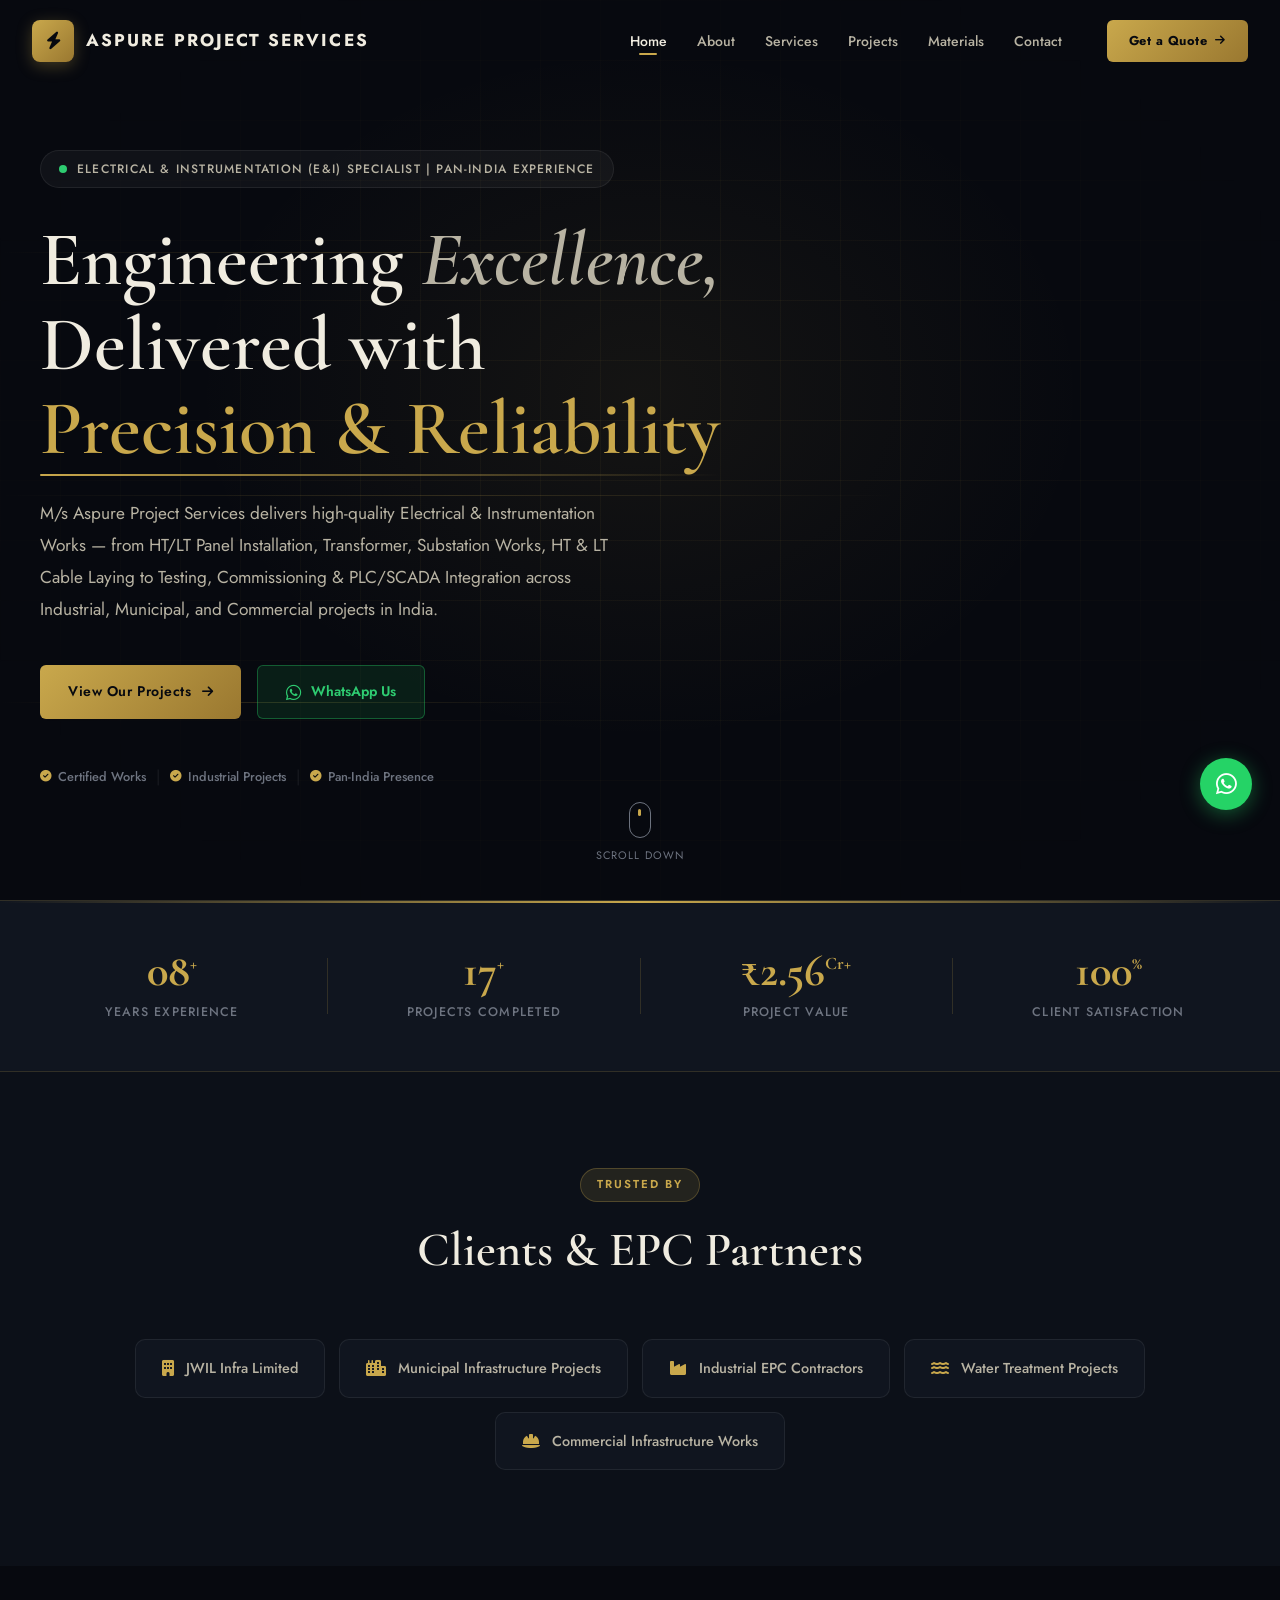
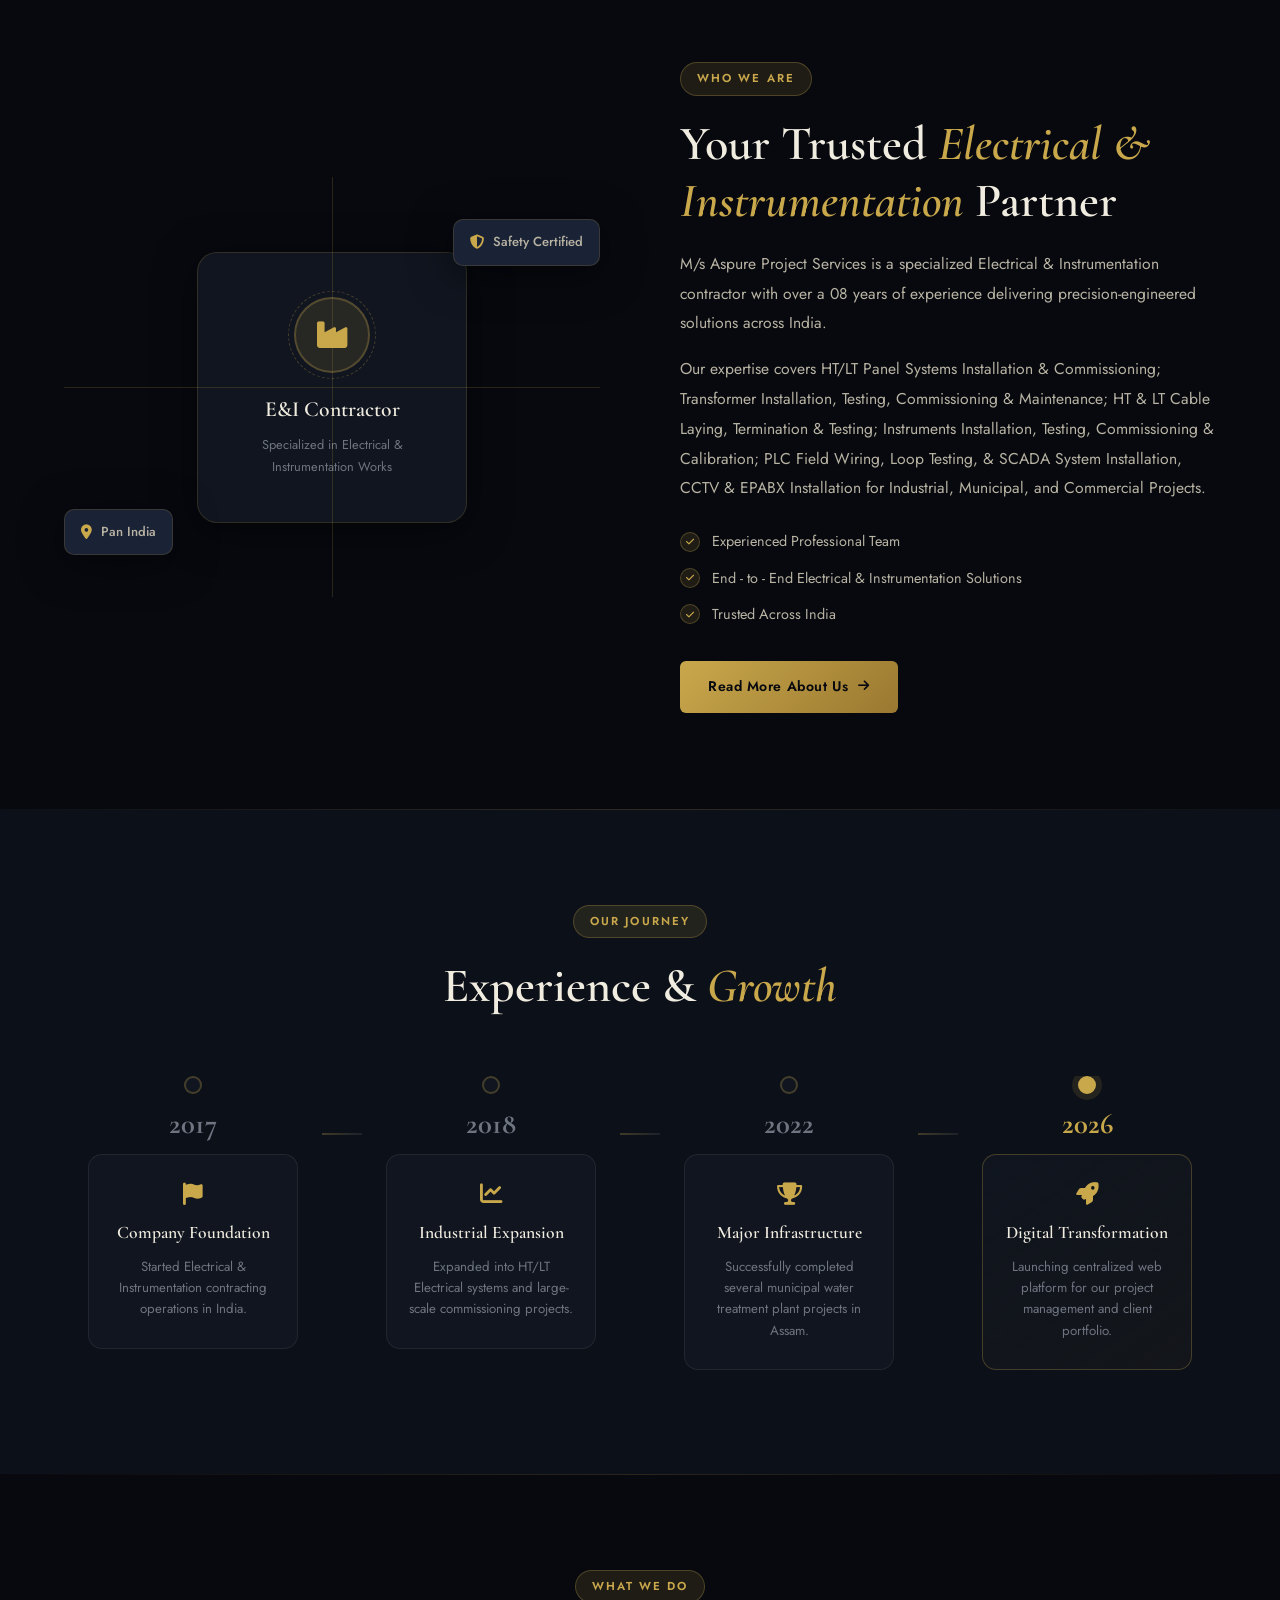
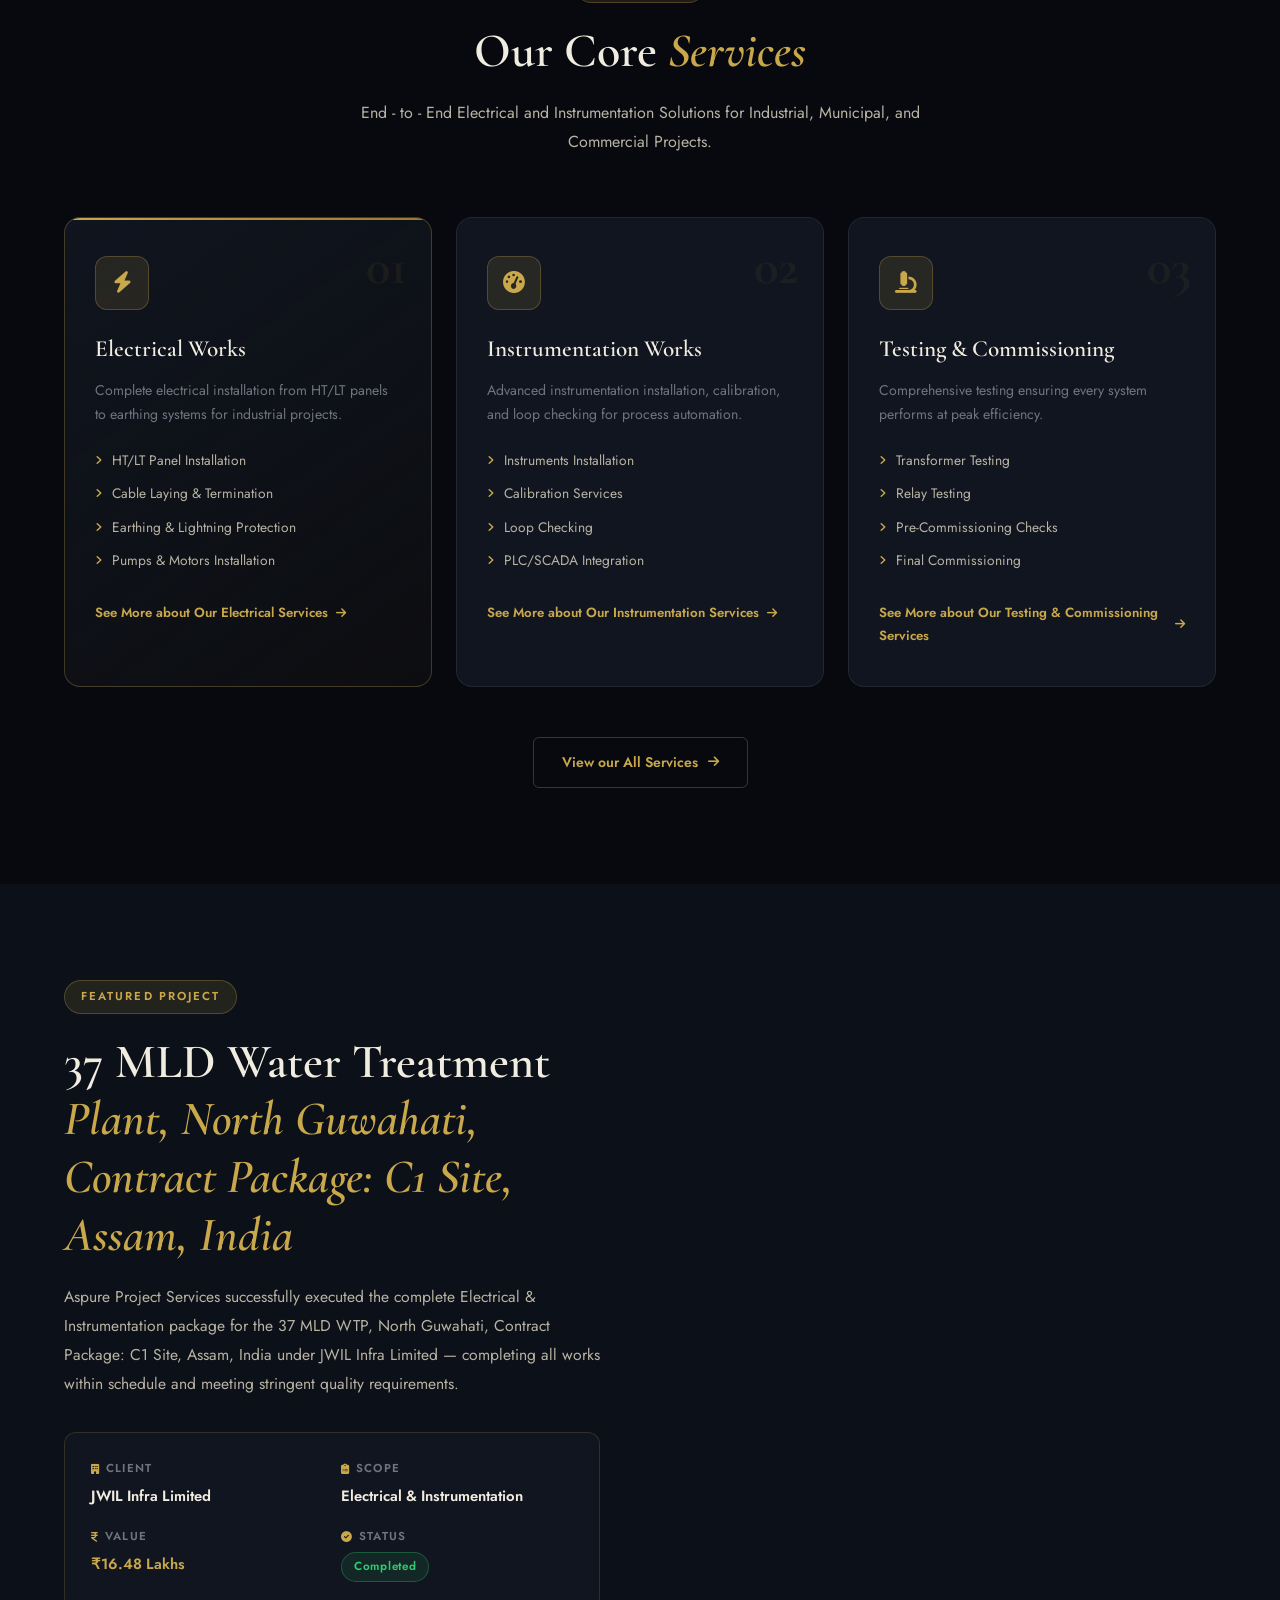
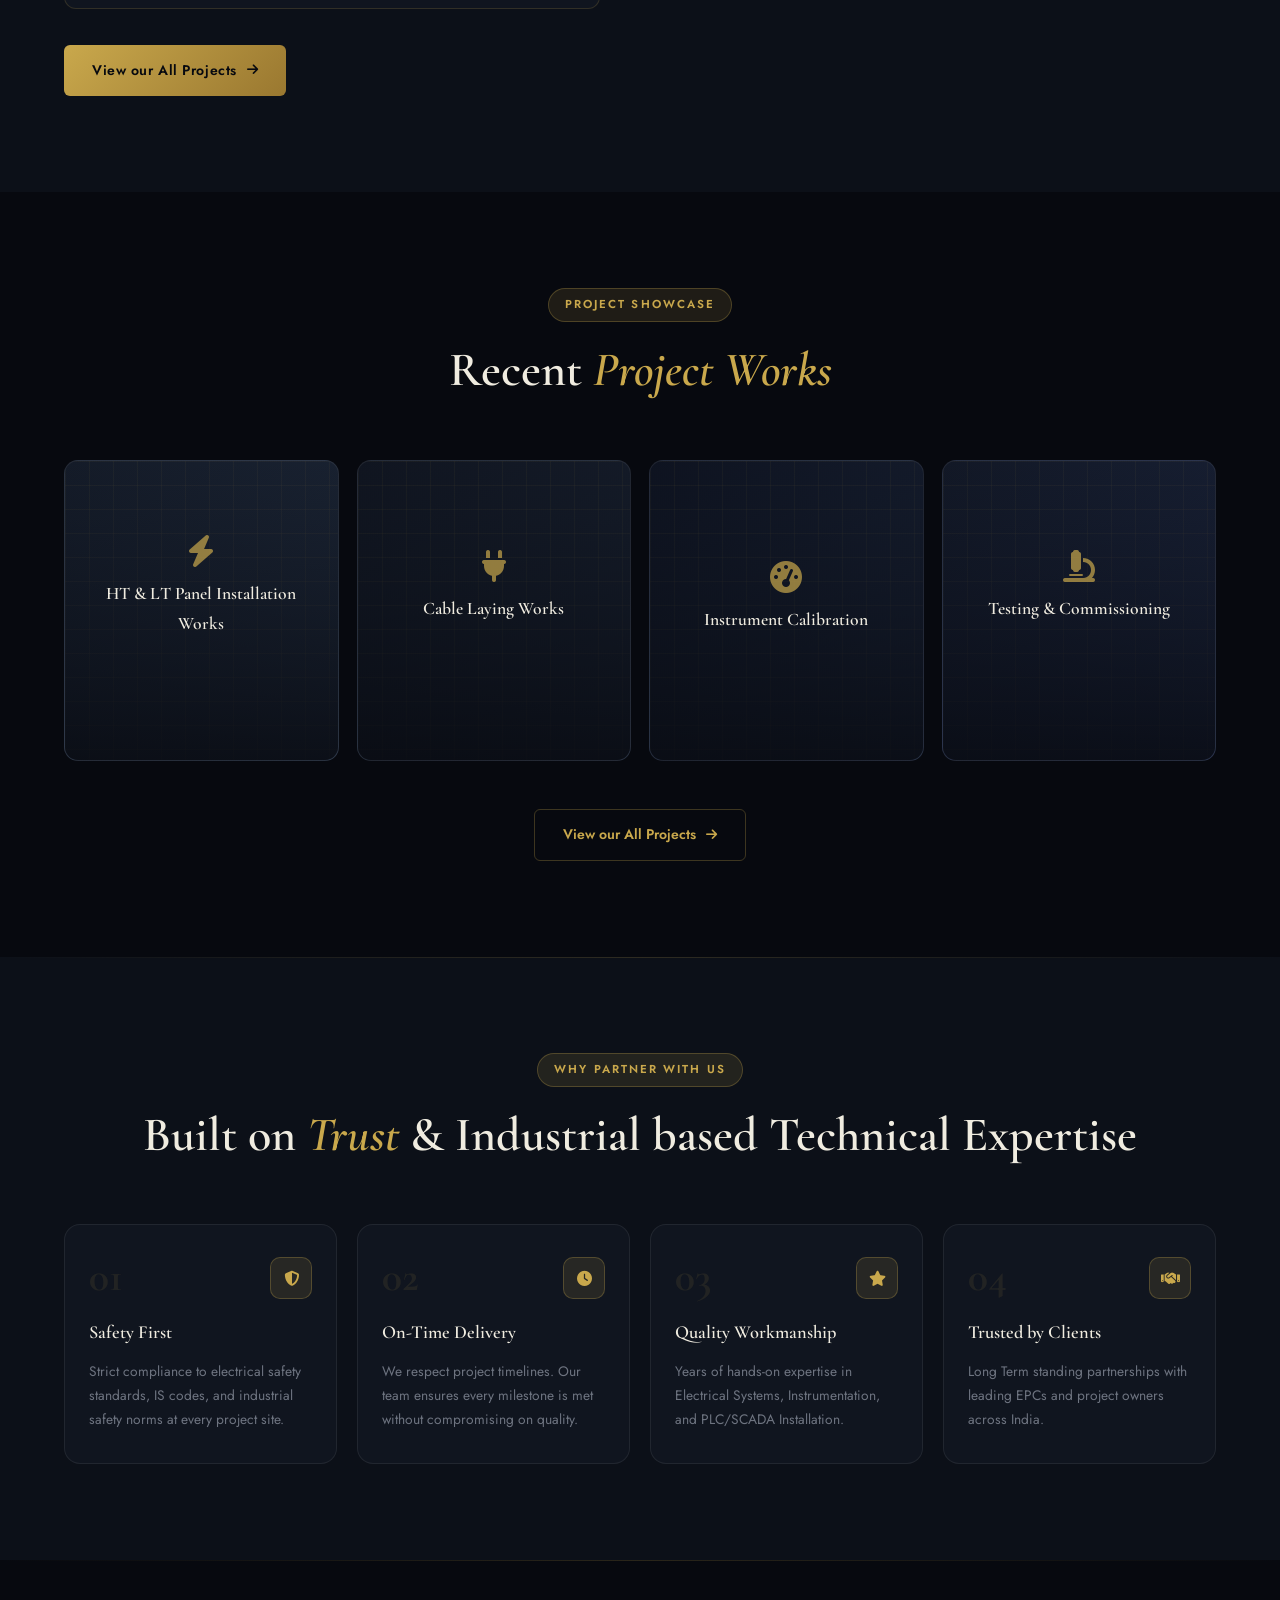
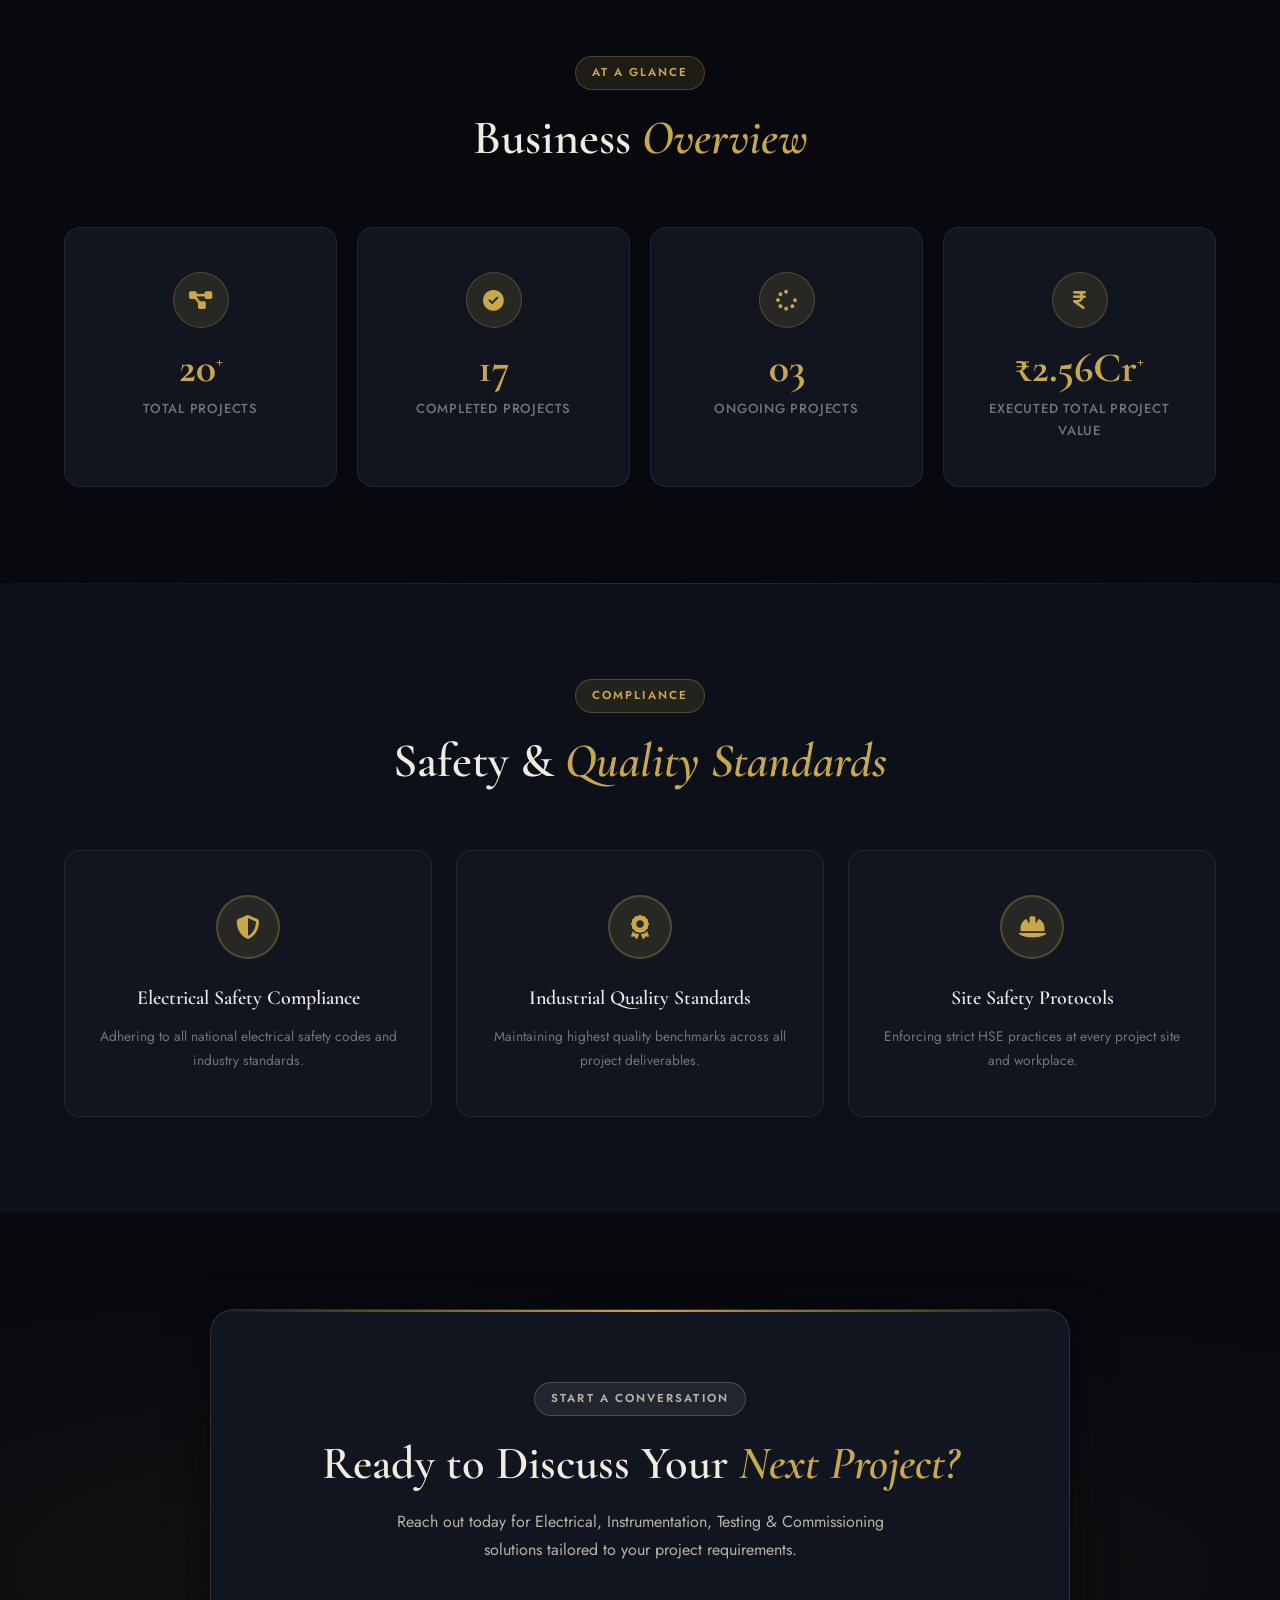
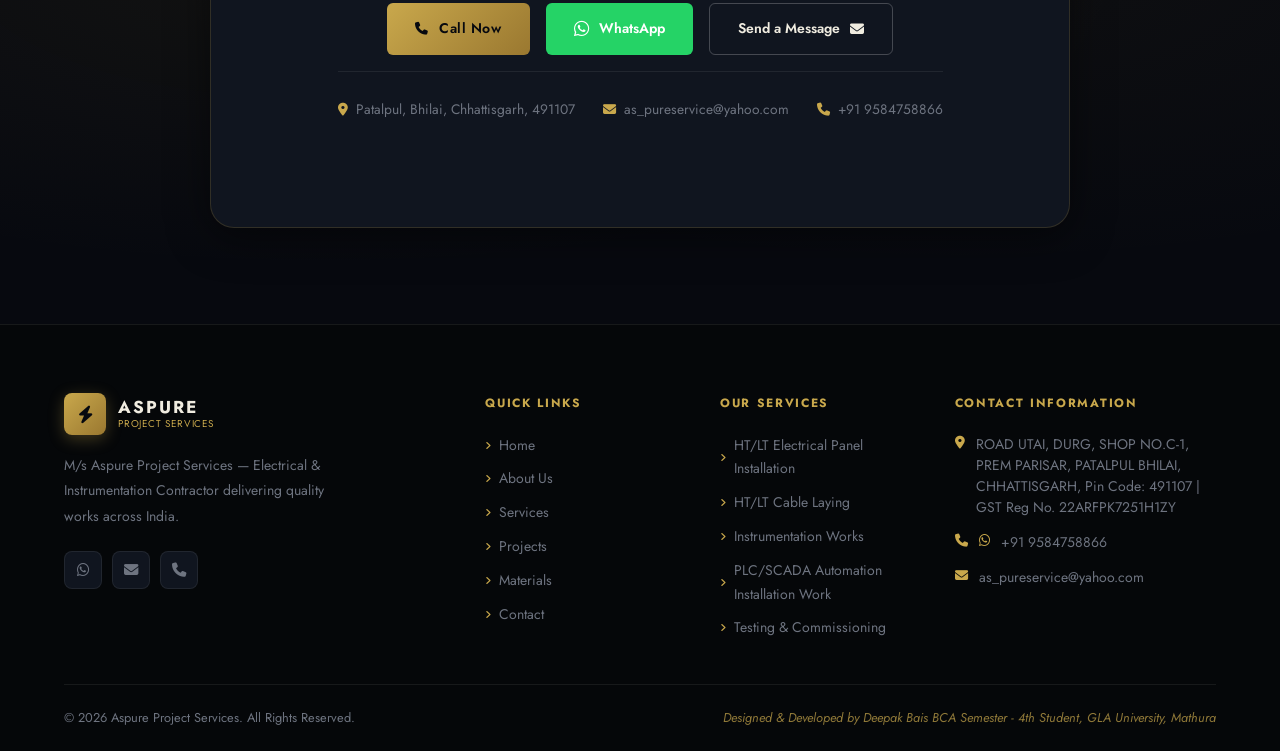
<file: index.html>
<!DOCTYPE html>
<html lang="en">
<head>
    <meta charset="UTF-8">
    <meta name="viewport" content="width=device-width, initial-scale=1.0">
    <title>Aspure Project Services | Electrical & Instrumentation Works</title>
    <meta name="description" content="Aspure Project Services (Specialized in Electrical & Instrumentation Works).">

    <link rel="preconnect" href="https://fonts.googleapis.com">
    <link rel="preconnect" href="https://fonts.gstatic.com" crossorigin>
    <link href="https://fonts.googleapis.com/css2?family=Cormorant+Garamond:ital,wght@0,400;0,500;0,600;0,700;1,400;1,600&family=Jost:wght@300;400;500;600;700&display=swap" rel="stylesheet">

    <link rel="stylesheet" href="https://cdnjs.cloudflare.com/ajax/libs/font-awesome/6.5.0/css/all.min.css">

    <link rel="stylesheet" href="style.css">
</head>
<body>

<nav class="navbar" id="navbar">
    <div class="nav-con">

        <a href="index.html" class="nav-logo">
            <div class="logo-icon"><i class="fas fa-bolt"></i></div>
            <div class="logo-text">
                <span class="logo-main">ASPURE PROJECT SERVICES</span>
            </div>
        </a>

        <ul class="nav-links" id="navLinks">
            <li><a href="index.html"     class="nav-link active">Home</a></li>
            <li><a href="about.html"     class="nav-link">About</a></li>
            <li><a href="services.html"  class="nav-link">Services</a></li>
            <li><a href="projects.html"  class="nav-link">Projects</a></li>
            <li><a href="materials.html" class="nav-link">Materials</a></li>
            <li><a href="contact.html"   class="nav-link">Contact</a></li>
        </ul>

        <a href="contact.html" class="nav-cta">
            <span>Get a Quote</span>
            <i class="fas fa-arrow-right"></i>
        </a>

        <button class="hamburger" id="hamburger" aria-label="Open Menu">
            <span></span>
            <span></span>
            <span></span>
        </button>

    </div>
</nav>

<section class="hero" id="home">

    <div class="hero-bg">
        <div class="hero-grid"></div>
        <div class="hero-glow"></div>
        <div class="hero-line hl1"></div>
        <div class="hero-line hl2"></div>
        <div class="hero-line hl3"></div>
    </div>

    <div class="hero-con">
        <div class="hero-in">

            <div class="hero-badge">
                <span class="badge-pulse"></span>
                Electrical &amp; Instrumentation (E&I) Specialist | Pan-India Experience
            </div>

            <h1 class="hero-title">
                Engineering
                <span class="t-italic"><em>Excellence,</em></span>
                <br>Delivered with
                <span class="t-gold">Precision &amp; Reliability</span>
            </h1>

            <p class="hero-sub">
                M/s Aspure Project Services delivers high-quality Electrical &amp;
                Instrumentation Works — from HT/LT Panel Installation, Transformer, Substation Works, HT &amp; LT
                Cable Laying to Testing, Commissioning &amp; PLC/SCADA Integration across
                Industrial, Municipal, and Commercial projects in India.
            </p>

            <div class="hero-actions">
                <a href="projects.html" class="btn-g">
                    <span>View Our Projects</span>
                    <i class="fas fa-arrow-right"></i>
                </a>
                <a href="https://wa.me/919584758866" class="btn-wa" target="_blank">
                    <i class="fab fa-whatsapp"></i>
                    <span>WhatsApp Us</span>
                </a>
            </div>

            <div class="hero-tags">
                <span class="htag"><i class="fas fa-check-circle"></i> Certified Works</span>
                <span class="hdiv">|</span>
                <span class="htag"><i class="fas fa-check-circle"></i> Industrial Projects</span>
                <span class="hdiv">|</span>
                <span class="htag"><i class="fas fa-check-circle"></i> Pan-India Presence</span>
            </div>

        </div>
    </div>

    <div class="hero-scroll">
        <div class="scroll-mouse"><div class="scroll-wheel"></div></div>
        <span>Scroll Down</span>
    </div>

</section>

<section class="stats-strip">
    <div class="stats-con">
        <div class="stat-item">
            <div class="stat-num">08<sup>+</sup></div>
            <div class="stat-lbl">Years Experience</div>
        </div>
        <div class="stat-sep"></div>
        <div class="stat-item">
            <div class="stat-num">17<sup>+</sup></div>
            <div class="stat-lbl">Projects Completed</div>
        </div>
        <div class="stat-sep"></div>
        <div class="stat-item">
            <div class="stat-num">&#x20B9;2.56<sup>Cr+</sup></div>
            <div class="stat-lbl">Project Value</div>
        </div>
        <div class="stat-sep"></div>
        <div class="stat-item">
            <div class="stat-num">100<sup>%</sup></div>
            <div class="stat-lbl">Client Satisfaction</div>
        </div>
    </div>
</section>

<section class="clients-sec">
    <div class="sc">
        <div class="sh ctr">
            <span class="tag">Trusted By</span>
            <h2 class="stitle">Clients &amp; EPC Partners</h2>
        </div>
        <div class="clients-grid">
            <div class="client-box"><i class="fas fa-building"></i><span>JWIL Infra Limited</span></div>
            <div class="client-box"><i class="fas fa-city"></i><span>Municipal Infrastructure Projects</span></div>
            <div class="client-box"><i class="fas fa-industry"></i><span>Industrial EPC Contractors</span></div>
            <div class="client-box"><i class="fas fa-water"></i><span>Water Treatment Projects</span></div>
            <div class="client-box"><i class="fas fa-hard-hat"></i><span>Commercial Infrastructure Works</span></div>
        </div>
    </div>
</section>

<section class="about-sec">
    <div class="sc">
        <div class="about-grid">

            <div class="vis-wrap">
                <div class="vis-card">
                    <div class="vis-ring"><i class="fas fa-industry"></i></div>
                    <h3>E&amp;I Contractor</h3>
                    <p>Specialized in Electrical &amp; Instrumentation Works</p>
                </div>
                <div class="vis-float vf-tr">
                    <i class="fas fa-shield-halved"></i>
                    <span>Safety Certified</span>
                </div>
                <div class="vis-float vf-bl">
                    <i class="fas fa-map-marker-alt"></i>
                    <span>Pan India</span>
                </div>
                <div class="vl-h"></div>
                <div class="vl-v"></div>
            </div>

            <div class="about-content">
                <span class="tag">WHO WE ARE</span>
                <h2 class="stitle">Your Trusted <em>Electrical &amp; Instrumentation</em> Partner</h2>
                <p class="about-txt">
                    M/s Aspure Project Services is a specialized Electrical &amp; Instrumentation
                    contractor with over a 08 years of experience delivering precision-engineered
                    solutions across India.
                </p>
                <p class="about-txt">
                    Our expertise covers HT/LT Panel Systems Installation & Commissioning; Transformer Installation, 
                    Testing, Commissioning & Maintenance; HT & LT Cable Laying, Termination & Testing; 
                    Instruments Installation, Testing, Commissioning & Calibration; PLC Field Wiring, Loop Testing, & 
                    SCADA System Installation, CCTV & EPABX Installation for Industrial, Municipal, and Commercial Projects. 
                </p>
                <div class="about-hi">
                    <div class="hi-item"><i class="fas fa-check"></i><span>Experienced Professional Team</span></div>
                    <div class="hi-item"><i class="fas fa-check"></i><span>End - to - End Electrical &amp; Instrumentation Solutions</span></div>
                    <div class="hi-item"><i class="fas fa-check"></i><span>Trusted Across India</span></div>
                </div>
                <a href="about.html" class="btn-g">
                    <span>Read More About Us</span>
                    <i class="fas fa-arrow-right"></i>
                </a>
            </div>

        </div>
    </div>
</section>

<section class="timeline-sec">
    <div class="sc">
        <div class="sh ctr">
            <span class="tag">Our Journey</span>
            <h2 class="stitle">Experience &amp; <em>Growth</em></h2>
        </div>
        <div class="tl-track">

            <div class="tl-item">
                <div class="tl-dot"></div>
                <div class="tl-year">2017</div>
                <div class="tl-card">
                    <i class="fas fa-flag"></i>
                    <h4>Company Foundation</h4>
                    <p>Started Electrical &amp; Instrumentation contracting operations in India.</p>
                </div>
            </div>

            <div class="tl-con"></div>

            <div class="tl-item">
                <div class="tl-dot"></div>
                <div class="tl-year">2018</div>
                <div class="tl-card">
                    <i class="fas fa-chart-line"></i>
                    <h4>Industrial Expansion</h4>
                    <p>Expanded into HT/LT Electrical systems and large-scale commissioning projects.</p>
                </div>
            </div>

            <div class="tl-con"></div>

            <div class="tl-item">
                <div class="tl-dot"></div>
                <div class="tl-year">2022</div>
                <div class="tl-card">
                    <i class="fas fa-trophy"></i>
                    <h4>Major Infrastructure</h4>
                    <p>Successfully completed several municipal water treatment plant projects in Assam.</p>
                </div>
            </div>

            <div class="tl-con"></div>

            <div class="tl-item">
                <div class="tl-dot tl-dot-active"></div>
                <div class="tl-year tl-year-gold">2026</div>
                <div class="tl-card tl-card-active">
                    <i class="fas fa-rocket"></i>
                    <h4>Digital Transformation</h4>
                    <p>Launching centralized web platform for our project management and client portfolio.</p>
                </div>
            </div>

        </div>
    </div>
</section>

<section class="svc-sec" id="services">
    <div class="sc">
        <div class="sh ctr">
            <span class="tag">What We Do</span>
            <h2 class="stitle">Our Core <em>Services</em></h2>
            <p class="sdesc">End - to - End Electrical and Instrumentation Solutions for Industrial, Municipal, and Commercial Projects.</p>
        </div>
        <div class="svc-grid">

            <div class="svc-card svc-featured">
                <div class="svc-topline"></div>
                <div class="svc-num">01</div>
                <div class="svc-icon"><i class="fas fa-bolt"></i></div>
                <h3>Electrical Works</h3>
                <p>Complete electrical installation from HT/LT panels to earthing systems for industrial projects.</p>
                <ul class="svc-list">
                    <li><i class="fas fa-angle-right"></i> HT/LT Panel Installation</li>
                    <li><i class="fas fa-angle-right"></i> Cable Laying &amp; Termination</li>
                    <li><i class="fas fa-angle-right"></i> Earthing &amp; Lightning Protection</li>
                    <li><i class="fas fa-angle-right"></i> Pumps & Motors Installation</li>
                </ul>
                <a href="services.html" class="svc-link">See More about Our Electrical Services <i class="fas fa-arrow-right"></i></a>
            </div>

            <div class="svc-card">
                <div class="svc-num">02</div>
                <div class="svc-icon"><i class="fas fa-gauge-high"></i></div>
                <h3>Instrumentation Works</h3>
                <p>Advanced instrumentation installation, calibration, and loop checking for process automation.</p>
                <ul class="svc-list">
                    <li><i class="fas fa-angle-right"></i> Instruments Installation</li>
                    <li><i class="fas fa-angle-right"></i> Calibration Services</li>
                    <li><i class="fas fa-angle-right"></i> Loop Checking</li>
                    <li><i class="fas fa-angle-right"></i> PLC/SCADA Integration</li>
                </ul>
                <a href="services.html" class="svc-link">See More about Our Instrumentation Services <i class="fas fa-arrow-right"></i></a>
            </div>

            <div class="svc-card">
                <div class="svc-num">03</div>
                <div class="svc-icon"><i class="fas fa-microscope"></i></div>
                <h3>Testing &amp; Commissioning</h3>
                <p>Comprehensive testing ensuring every system performs at peak efficiency.</p>
                <ul class="svc-list">
                    <li><i class="fas fa-angle-right"></i> Transformer Testing</li>
                    <li><i class="fas fa-angle-right"></i> Relay Testing</li>
                    <li><i class="fas fa-angle-right"></i> Pre-Commissioning Checks</li>
                    <li><i class="fas fa-angle-right"></i> Final Commissioning</li>
                </ul>
                <a href="services.html" class="svc-link">See More about Our Testing & Commissioning Services <i class="fas fa-arrow-right"></i></a>
            </div>

        </div>
        <div class="svc-cta">
            <a href="services.html" class="btn-og">
                <span>View our All Services</span>
                <i class="fas fa-arrow-right"></i>
            </a>
        </div>
    </div>
</section>

<section class="fp-sec">
    <div class="sc">
        <div class="fp-grid">

            <div class="fp-content">
                <span class="tag">Featured Project</span>
                <h2 class="stitle">37 MLD Water Treatment <em>Plant, North Guwahati, Contract Package: C1 Site, Assam, India</em></h2>
                <p class="fp-desc">
                    Aspure Project Services successfully executed the complete Electrical &amp;
                    Instrumentation package for the 37 MLD WTP, North Guwahati, Contract Package: C1 Site, Assam, 
                    India under JWIL Infra Limited — completing all works within schedule and meeting 
                    stringent quality requirements.
                </p>
                <div class="fp-meta">
                    <div class="fp-mi">
                        <span class="fp-ml"><i class="fas fa-building"></i> Client</span>
                        <span class="fp-mv">JWIL Infra Limited</span>
                    </div>
                    <div class="fp-mi">
                        <span class="fp-ml"><i class="fas fa-clipboard-list"></i> Scope</span>
                        <span class="fp-mv">Electrical &amp; Instrumentation</span>
                    </div>
                    <div class="fp-mi">
                        <span class="fp-ml"><i class="fas fa-indian-rupee-sign"></i> Value</span>
                        <span class="fp-mv fp-gold">&#x20B9;16.48 Lakhs</span>
                    </div>
                    <div class="fp-mi">
                        <span class="fp-ml"><i class="fas fa-circle-check"></i> Status</span>
                        <span class="fp-mv"><span class="badge-ok">Completed</span></span>
                    </div>
                </div>
                <a href="projects.html" class="btn-g">
                    <span>View our All Projects</span>
                    <i class="fas fa-arrow-right"></i>
                </a>
            </div>

        </div>
    </div>
</section>

<section class="gallery-sec">
    <div class="sc">
        <div class="sh ctr">
            <span class="tag">Project Showcase</span>
            <h2 class="stitle">Recent <em>Project Works</em></h2>
        </div>
        <div class="gallery-grid">
            <div class="gallery-card gc1">
                <div class="g-overlay">
                    <i class="fas fa-bolt"></i>
                    <h4>HT & LT Panel Installation Works</h4>
                    <p>High-Tension & Low-Tension Panel Installation</p>
                </div>
            </div>
            <div class="gallery-card gc2">
                <div class="g-overlay">
                    <i class="fas fa-plug"></i>
                    <h4>Cable Laying Works</h4>
                    <p>HT/LT Cable Routing &amp; Termination as per IS Codes and Standards</p>
                </div>
            </div>
            <div class="gallery-card gc3">
                <div class="g-overlay">
                    <i class="fas fa-gauge-high"></i>
                    <h4>Instrument Calibration</h4>
                    <p>Precise Instrument Calibration</p>
                </div>
            </div>
            <div class="gallery-card gc4">
                <div class="g-overlay">
                    <i class="fas fa-microscope"></i>
                    <h4>Testing &amp; Commissioning</h4>
                    <p>Electrical &amp; Instrumentation Equipment Testing & Commissioning</p>
                </div>
            </div>
        </div>
        <div class="gallery-cta">
            <a href="projects.html" class="btn-og">
                <span>View our All Projects</span>
                <i class="fas fa-arrow-right"></i>
            </a>
        </div>
    </div>
</section>

<section class="why-sec">
    <div class="sc">
        <div class="sh ctr">
            <span class="tag">Why Partner With Us</span>
            <h2 class="stitle">Built on <em>Trust</em> &amp; Industrial based Technical Expertise</h2>
        </div>
        <div class="why-grid">
            <div class="why-card">
                <div class="why-head">
                    <span class="why-num">01</span>
                    <div class="why-icon"><i class="fas fa-shield-halved"></i></div>
                </div>
                <h4>Safety First</h4>
                <p>Strict compliance to electrical safety standards, IS codes, and industrial safety norms at every project site.</p>
            </div>
            <div class="why-card">
                <div class="why-head">
                    <span class="why-num">02</span>
                    <div class="why-icon"><i class="fas fa-clock"></i></div>
                </div>
                <h4>On-Time Delivery</h4>
                <p>We respect project timelines. Our team ensures every milestone is met without compromising on quality.</p>
            </div>
            <div class="why-card">
                <div class="why-head">
                    <span class="why-num">03</span>
                    <div class="why-icon"><i class="fas fa-star"></i></div>
                </div>
                <h4>Quality Workmanship</h4>
                <p>Years of hands-on expertise in Electrical Systems, Instrumentation, and PLC/SCADA Installation.</p>

            </div>
            <div class="why-card">
                <div class="why-head">
                    <span class="why-num">04</span>
                    <div class="why-icon"><i class="fas fa-handshake"></i></div>
                </div>
                <h4>Trusted by Clients</h4>
                <p>Long Term standing partnerships with leading EPCs and project owners across India.</p>
            </div>
        </div>
    </div>
</section>

<section class="ov-sec">
    <div class="sc">
        <div class="sh ctr">
            <span class="tag">At a Glance</span>
            <h2 class="stitle">Business <em>Overview</em></h2>
        </div>
        <div class="ov-grid">
            <div class="ov-card">
                <div class="ov-ic"><i class="fas fa-diagram-project"></i></div>
                <h3>20<sup>+</sup></h3>
                <p>Total Projects</p>
            </div>
            <div class="ov-card">
                <div class="ov-ic"><i class="fas fa-circle-check"></i></div>
                <h3>17</h3>
                <p>Completed Projects</p>
            </div>
            <div class="ov-card">
                <div class="ov-ic"><i class="fas fa-spinner"></i></div>
                <h3>03</h3>
                <p>Ongoing Projects</p>
            </div>
            <div class="ov-card">
                <div class="ov-ic"><i class="fas fa-indian-rupee-sign"></i></div>
                <h3>&#x20B9;2.56Cr<sup>+</sup></h3>
                <p>Executed Total Project Value</p>
            </div>
        </div>
    </div>
</section>

<section class="cert-sec">
    <div class="sc">
        <div class="sh ctr">
            <span class="tag">Compliance</span>
            <h2 class="stitle">Safety &amp; <em>Quality Standards</em></h2>
        </div>
        <div class="cert-grid">
            <div class="cert-card">
                <div class="cert-ic"><i class="fas fa-shield-halved"></i></div>
                <h4>Electrical Safety Compliance</h4>
                <p>Adhering to all national electrical safety codes and industry standards.</p>
            </div>
            <div class="cert-card">
                <div class="cert-ic"><i class="fas fa-award"></i></div>
                <h4>Industrial Quality Standards</h4>
                <p>Maintaining highest quality benchmarks across all project deliverables.</p>
            </div>
            <div class="cert-card">
                <div class="cert-ic"><i class="fas fa-helmet-safety"></i></div>
                <h4>Site Safety Protocols</h4>
                <p>Enforcing strict HSE practices at every project site and workplace.</p>
            </div>
        </div>
    </div>
</section>

<section class="cta-sec">
    <div class="cta-wrap">
        <div class="cta-box">
            <span class="tag tag-light">Start a Conversation</span>
            <h2 class="cta-title">Ready to Discuss Your <em>Next Project?</em></h2>
            <p class="cta-desc">
                Reach out today for Electrical, Instrumentation, Testing &amp; Commissioning
                solutions tailored to your project requirements.
            </p>
            <div class="cta-btns">
                <a href="tel:+919584758866" class="btn-g">
                    <i class="fas fa-phone"></i>
                    <span>Call Now</span>
                </a>
                <a href="https://wa.me/919584758866" class="btn-wa-cta" target="_blank">
                    <i class="fab fa-whatsapp"></i>
                    <span>WhatsApp</span>
                </a>
                <a href="contact.html" class="btn-ol">
                    <span>Send a Message</span>
                    <i class="fas fa-envelope"></i>
                </a>
            <div class="cta-info">
                <div class="cta-info-item"><i class="fas fa-map-marker-alt"></i><span>Patalpul, Bhilai, Chhattisgarh, 491107</span></div>
                <div class="cta-info-item"><i class="fas fa-envelope"></i><span>as_pureservice@yahoo.com</span></div>
                <div class="cta-info-item"><i class="fas fa-phone"></i><span>+91 9584758866</span></div>
            </div>
        </div>
    </div>
</section>

<footer class="footer">
    <div class="footer-con">

        <div class="footer-top">

            <div class="footer-brand">
                <a href="index.html" class="nav-logo">
                    <div class="logo-icon"><i class="fas fa-bolt"></i></div>
                    <div class="logo-text">
                        <span class="logo-main">ASPURE</span>
                        <span class="logo-sub">Project Services</span>
                    </div>
                </a>
                <p>M/s Aspure Project Services — Electrical &amp; Instrumentation Contractor delivering quality works across India.</p>
                <div class="footer-social">
                    <a href="https://wa.me/919584758866" class="soc-btn" target="_blank"><i class="fab fa-whatsapp"></i></a>
                    <a href="mailto:as_pureservice@yahoo.com" class="soc-btn"><i class="fas fa-envelope"></i></a>
                    <a href="tel:+919584758866" class="soc-btn"><i class="fas fa-phone"></i></a>
                </div>
            </div>

            <div class="footer-col">
                <h5>Quick Links</h5>
                <ul class="flinks">
                    <li><a href="index.html"><i class="fas fa-angle-right"></i> Home</a></li>
                    <li><a href="about.html"><i class="fas fa-angle-right"></i> About Us</a></li>
                    <li><a href="services.html"><i class="fas fa-angle-right"></i> Services</a></li>
                    <li><a href="projects.html"><i class="fas fa-angle-right"></i> Projects</a></li>
                    <li><a href="materials.html"><i class="fas fa-angle-right"></i> Materials</a></li>
                    <li><a href="contact.html"><i class="fas fa-angle-right"></i> Contact</a></li>
                </ul>
            </div>

            <div class="footer-col">
                <h5>Our Services</h5>
                <ul class="flinks">
                    <li><a href="services.html"><i class="fas fa-angle-right"></i> HT/LT Electrical Panel Installation</a></li>
                    <li><a href="services.html"><i class="fas fa-angle-right"></i> HT/LT Cable Laying</a></li>
                    <li><a href="services.html"><i class="fas fa-angle-right"></i> Instrumentation Works</a></li>
                    <li><a href="services.html"><i class="fas fa-angle-right"></i> PLC/SCADA Automation Installation Work</a></li>
                    <li><a href="services.html"><i class="fas fa-angle-right"></i> Testing &amp; Commissioning</a></li>
                </ul>
            </div>

            <div class="footer-col">
                <h5>Contact Information</h5>
                <div class="fcon-list">
                    <div class="fcon-item"><i class="fas fa-map-marker-alt"></i><span>ROAD UTAI, DURG, SHOP NO.C-1, PREM PARISAR,
                         PATALPUL BHILAI, CHHATTISGARH, Pin Code: 491107 | GST Reg No. 22ARFPK7251H1ZY </span></div>
                    <div class="fcon-item">
                    <i class="fas fa-phone"></i> 
                    <i class="fab fa-whatsapp"></i>
                    <span>+91 9584758866</span>
                    </div>
                    <div class="fcon-item"><i class="fas fa-envelope"></i><span>as_pureservice@yahoo.com</span></div>
                </div>
            </div>

        </div>

        <div class="f-divider"></div>

        <div class="footer-bot">
            <p>&copy; 2026 Aspure Project Services. All Rights Reserved.</p>
            <p class="f-credit">Designed &amp; Developed by Deepak Bais BCA Semester - 4th Student, GLA University, Mathura</p>
        </div>

    </div>
</footer>

<a href="https://wa.me/919584758866" class="float-wa" target="_blank" aria-label="WhatsApp">
    <i class="fab fa-whatsapp"></i>
    <span class="fw-tip">Chat on WhatsApp</span>
</a>

<button class="back-top" id="backTop" aria-label="Back to top">
    <i class="fas fa-arrow-up"></i>
</button>

<script src="script.js"></script>

</body>
</html>
</file>
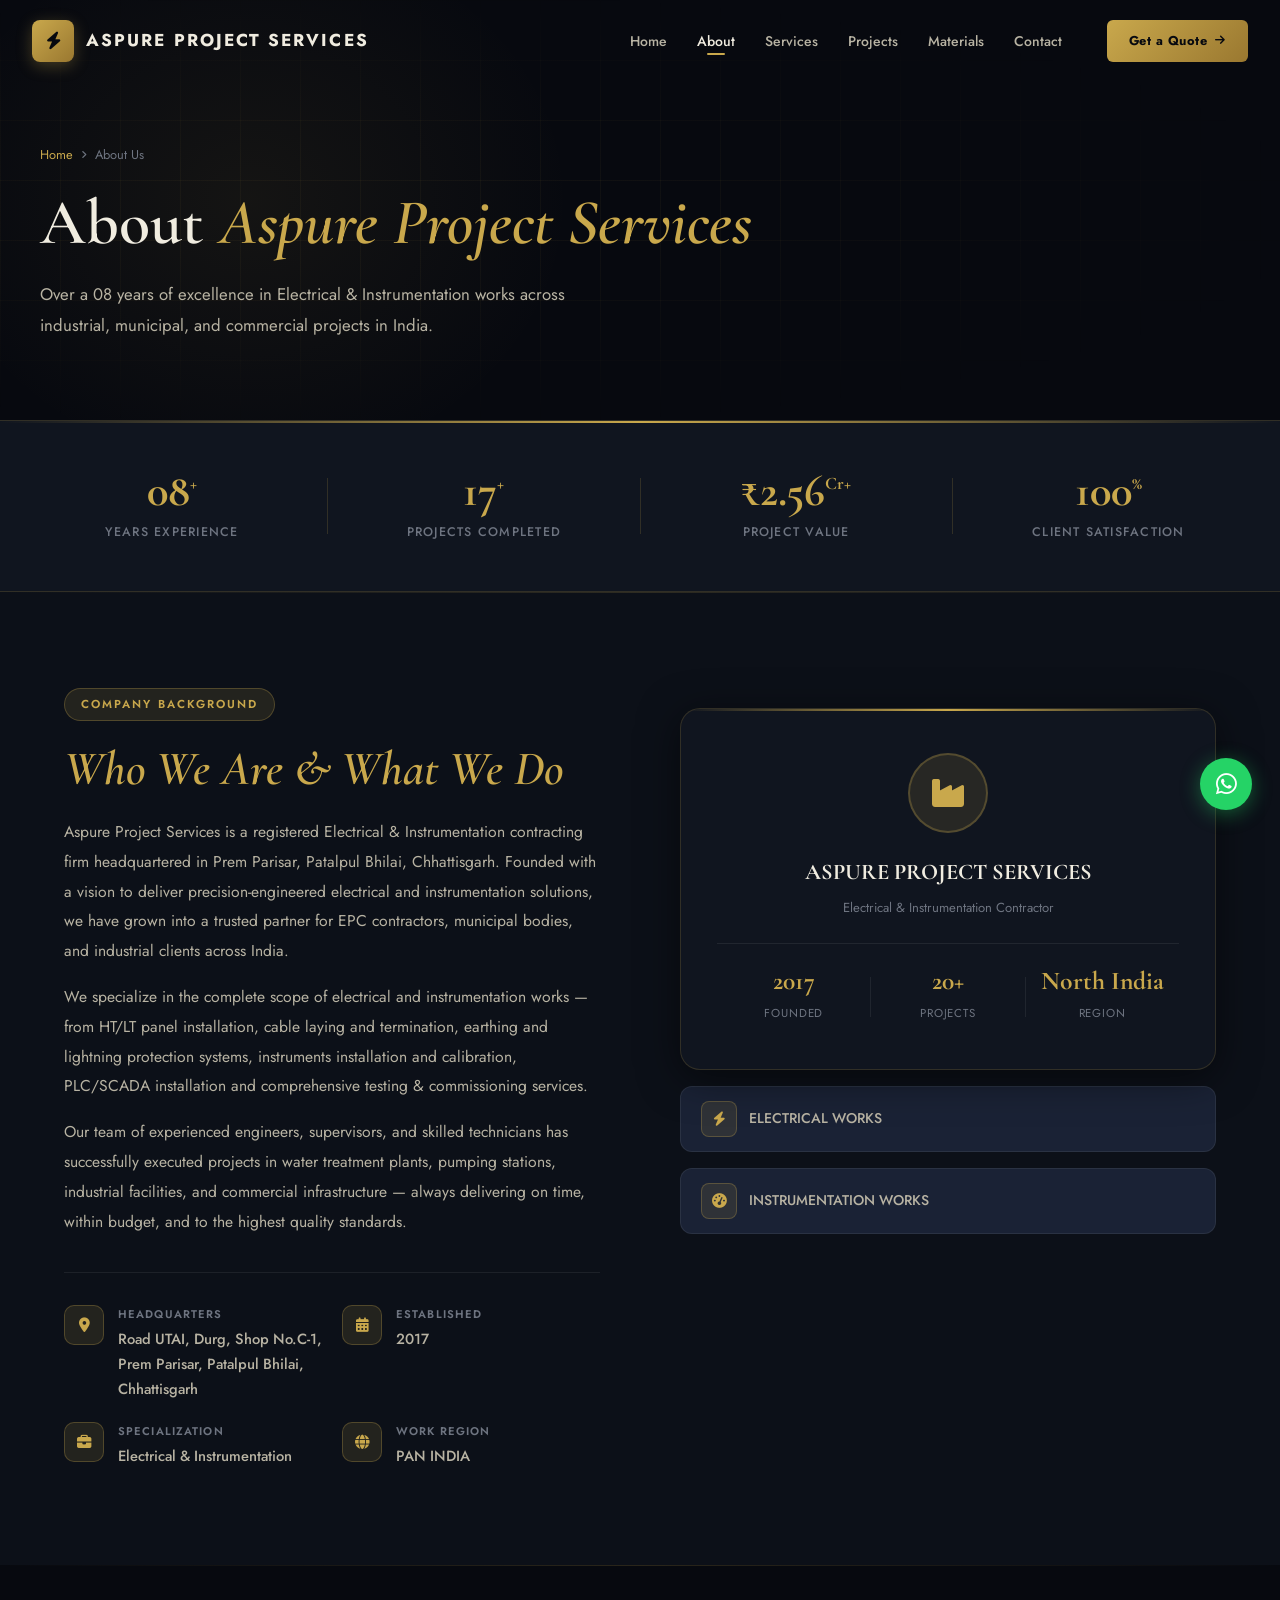
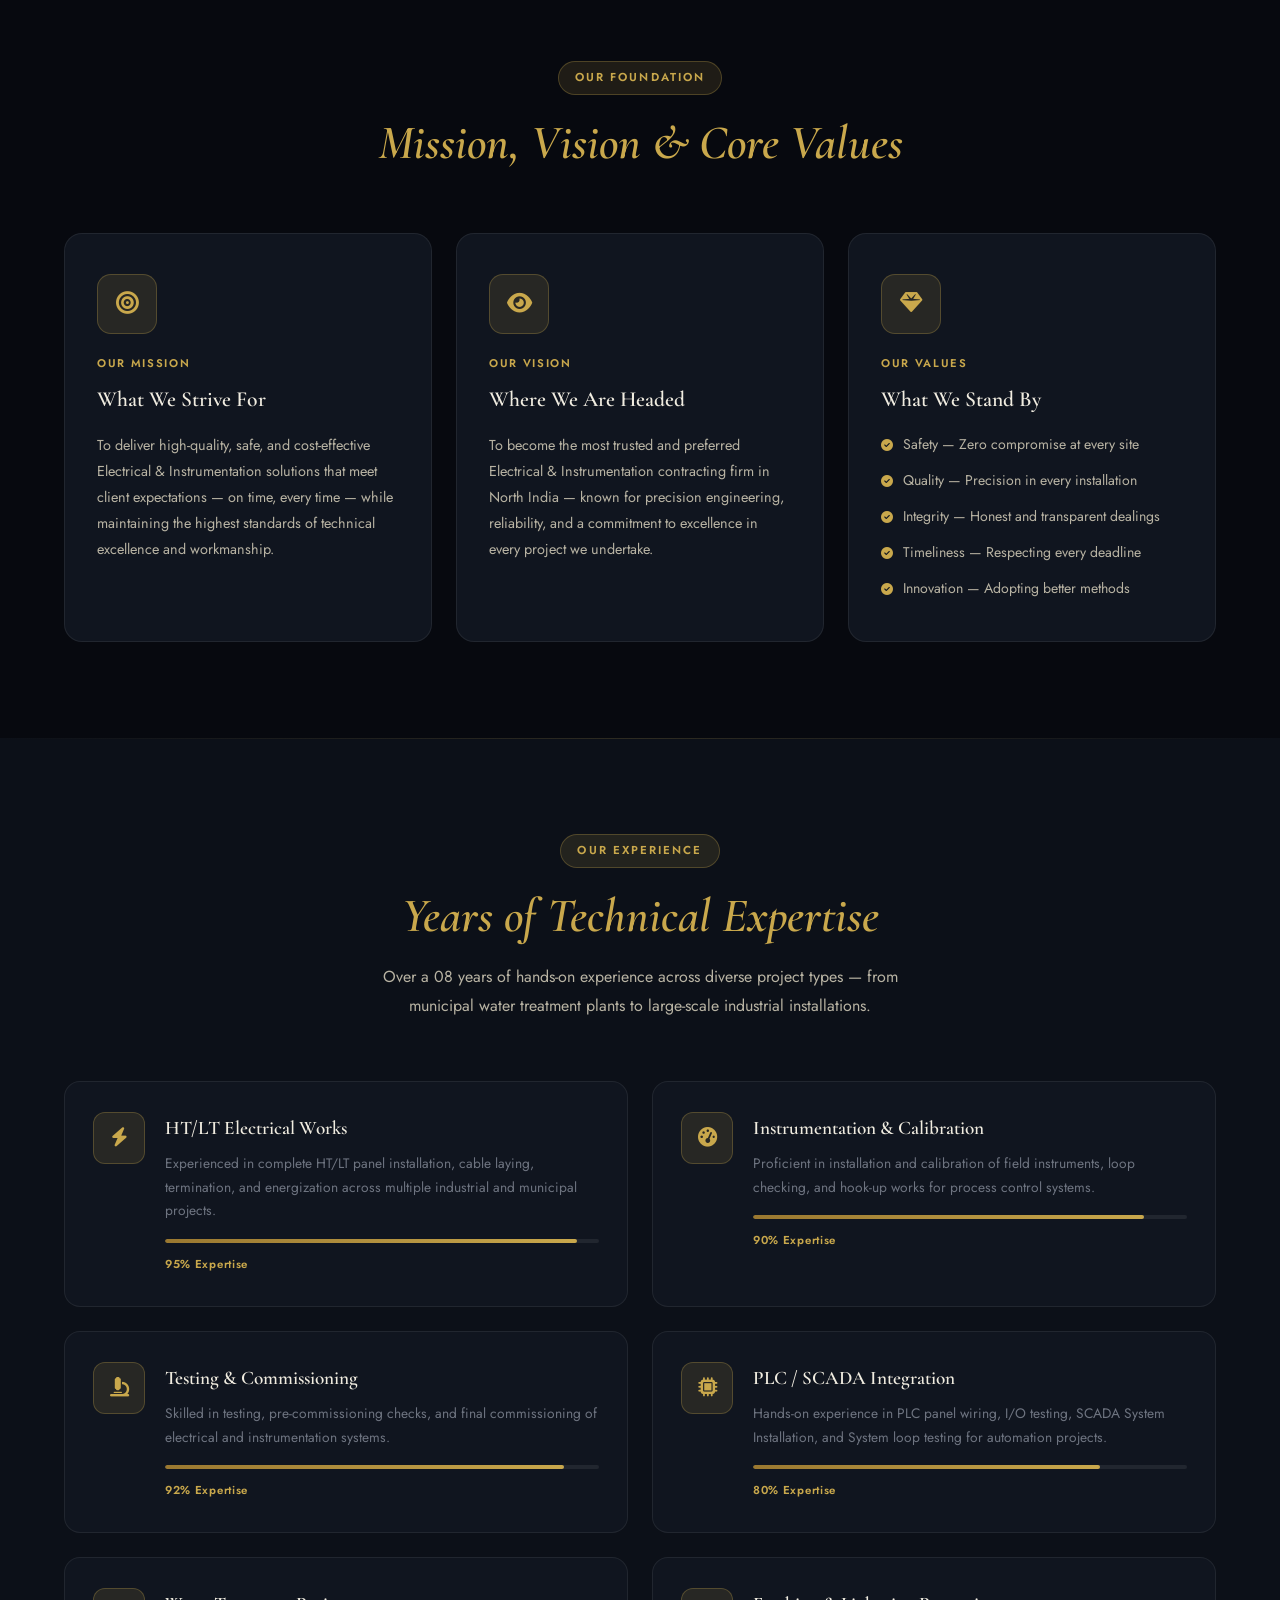
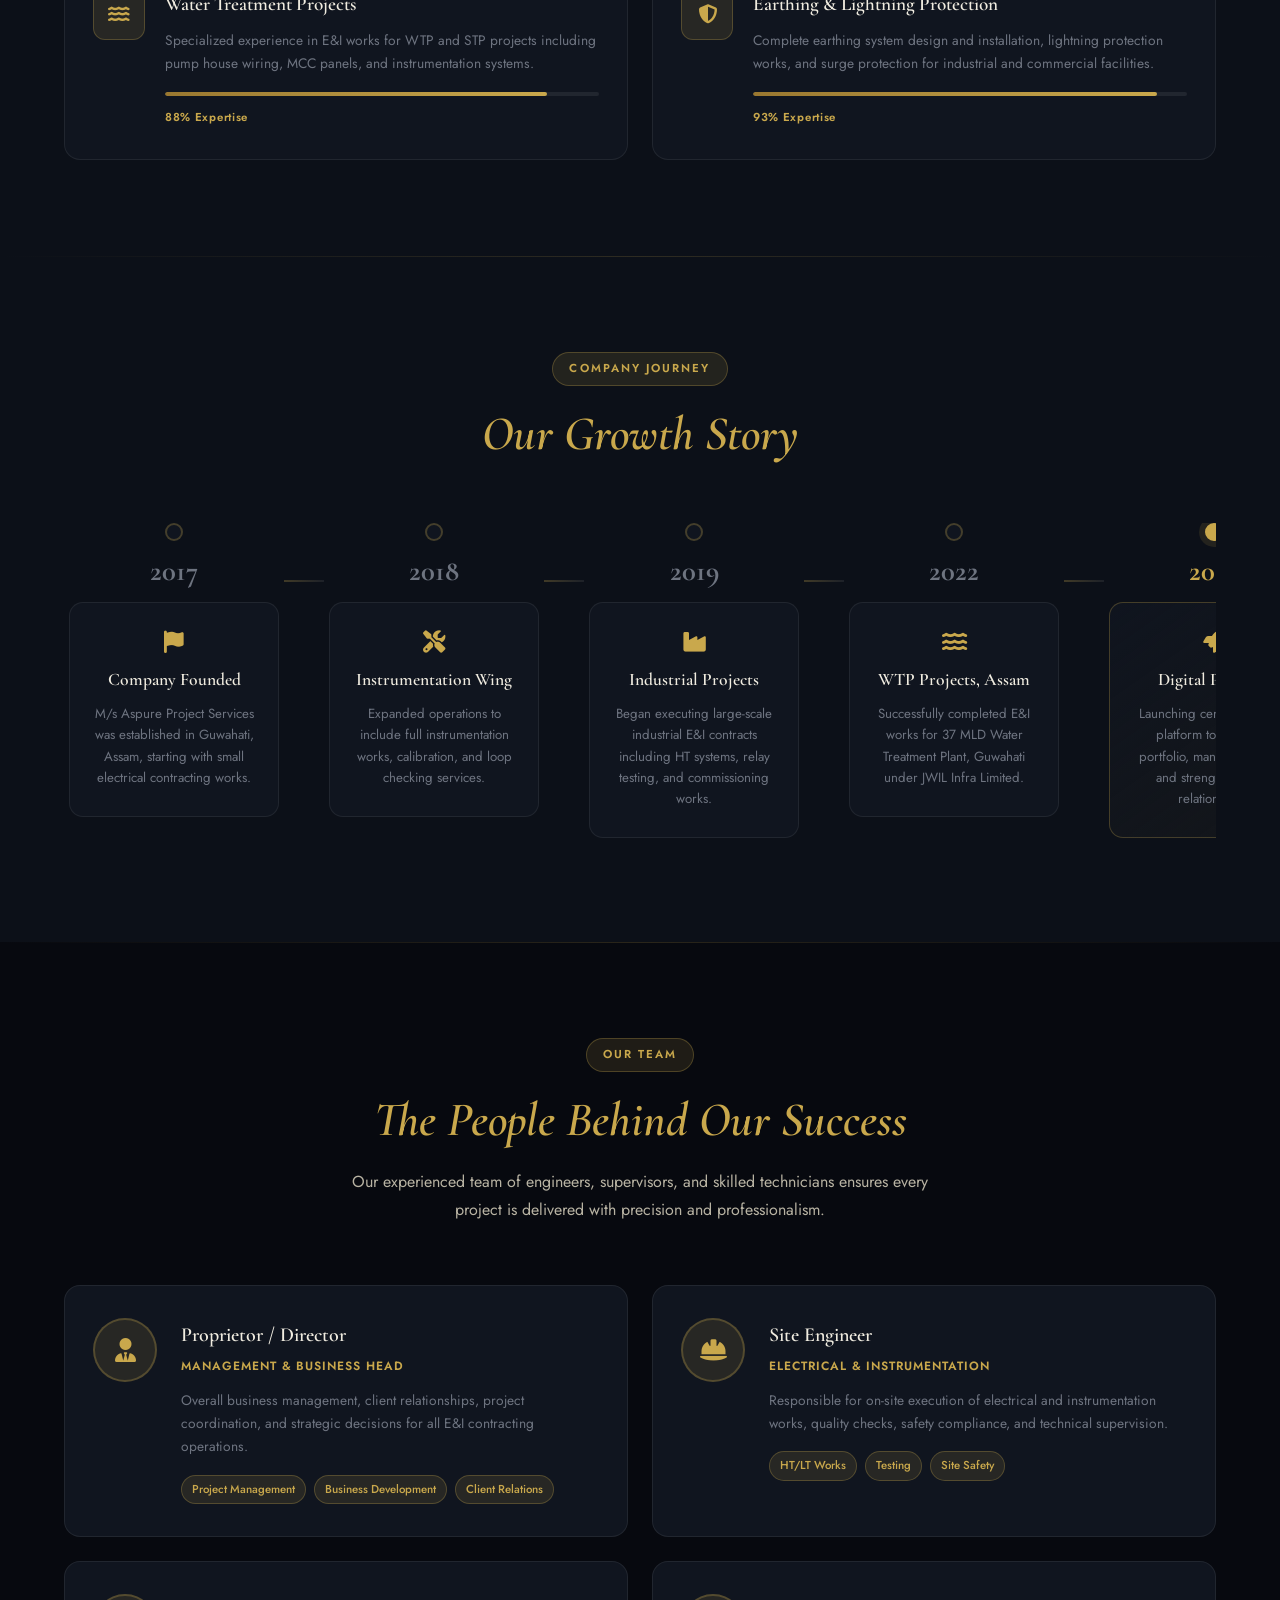
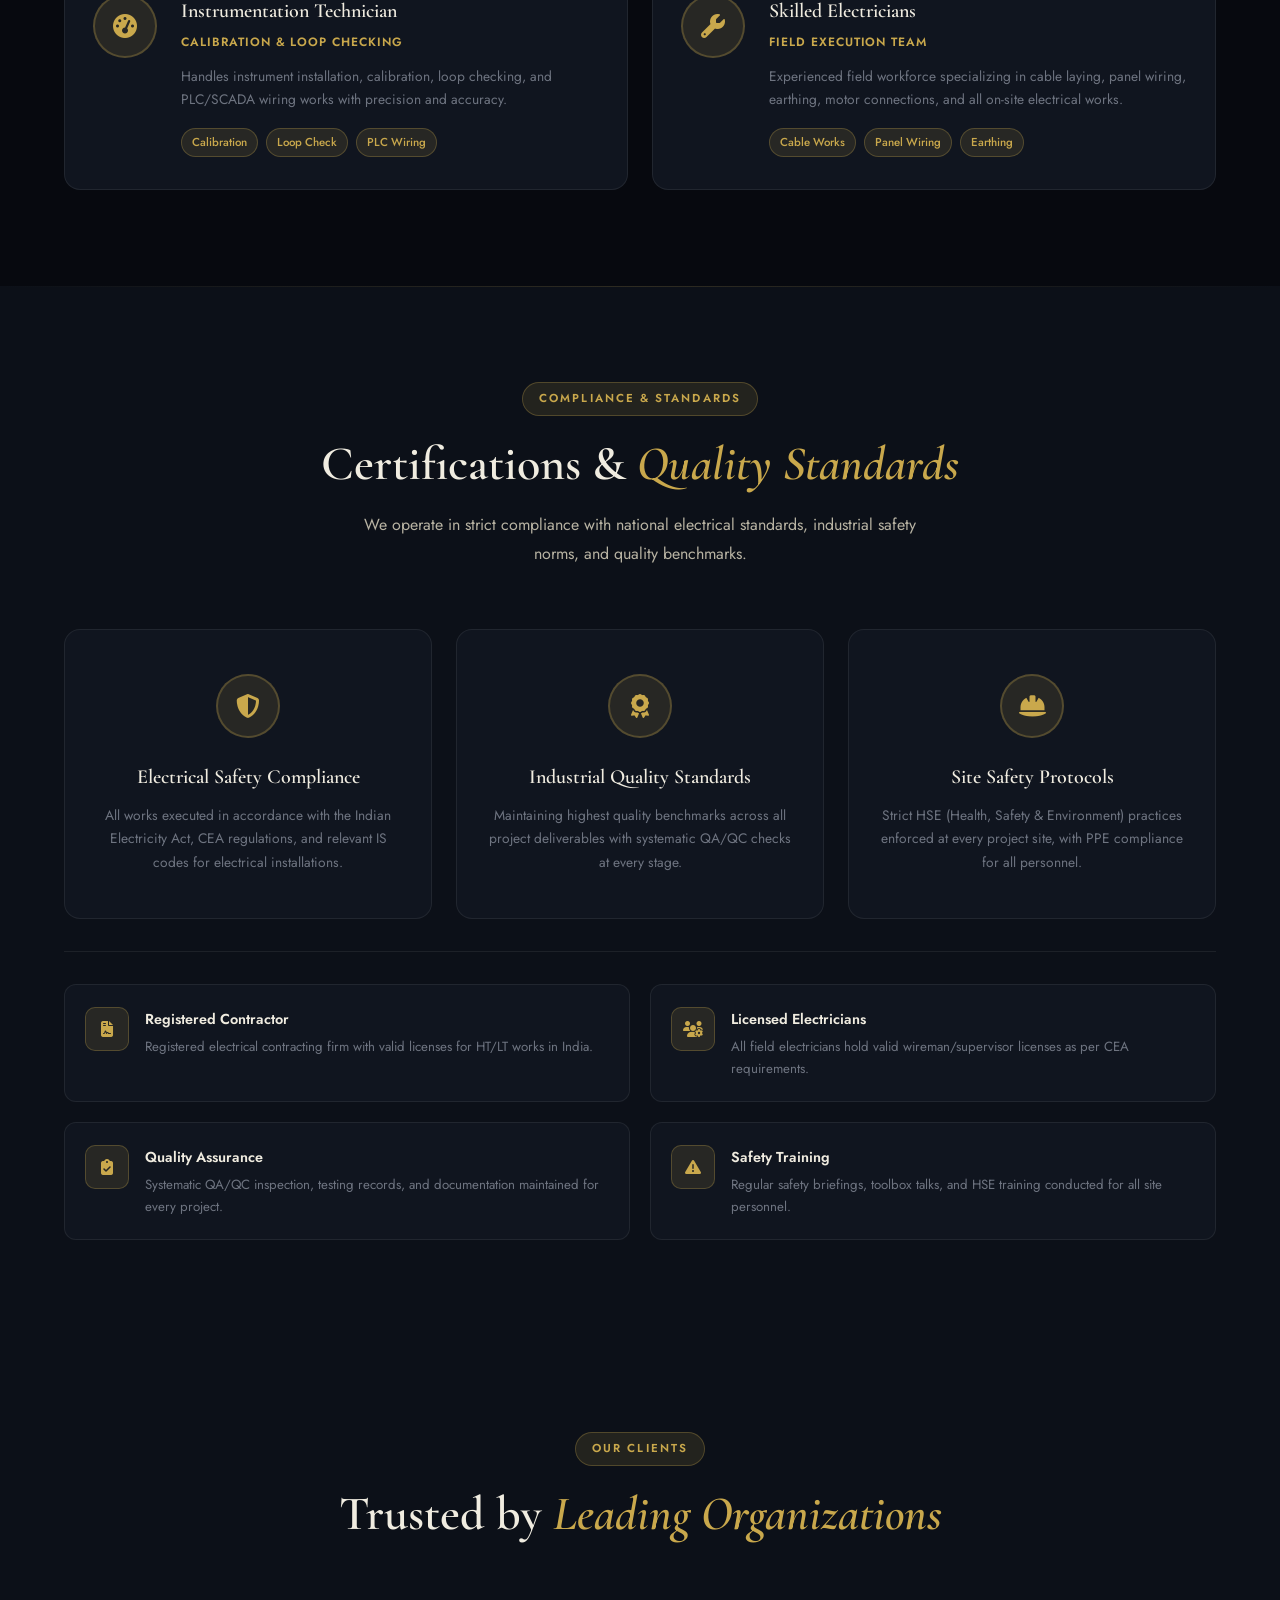
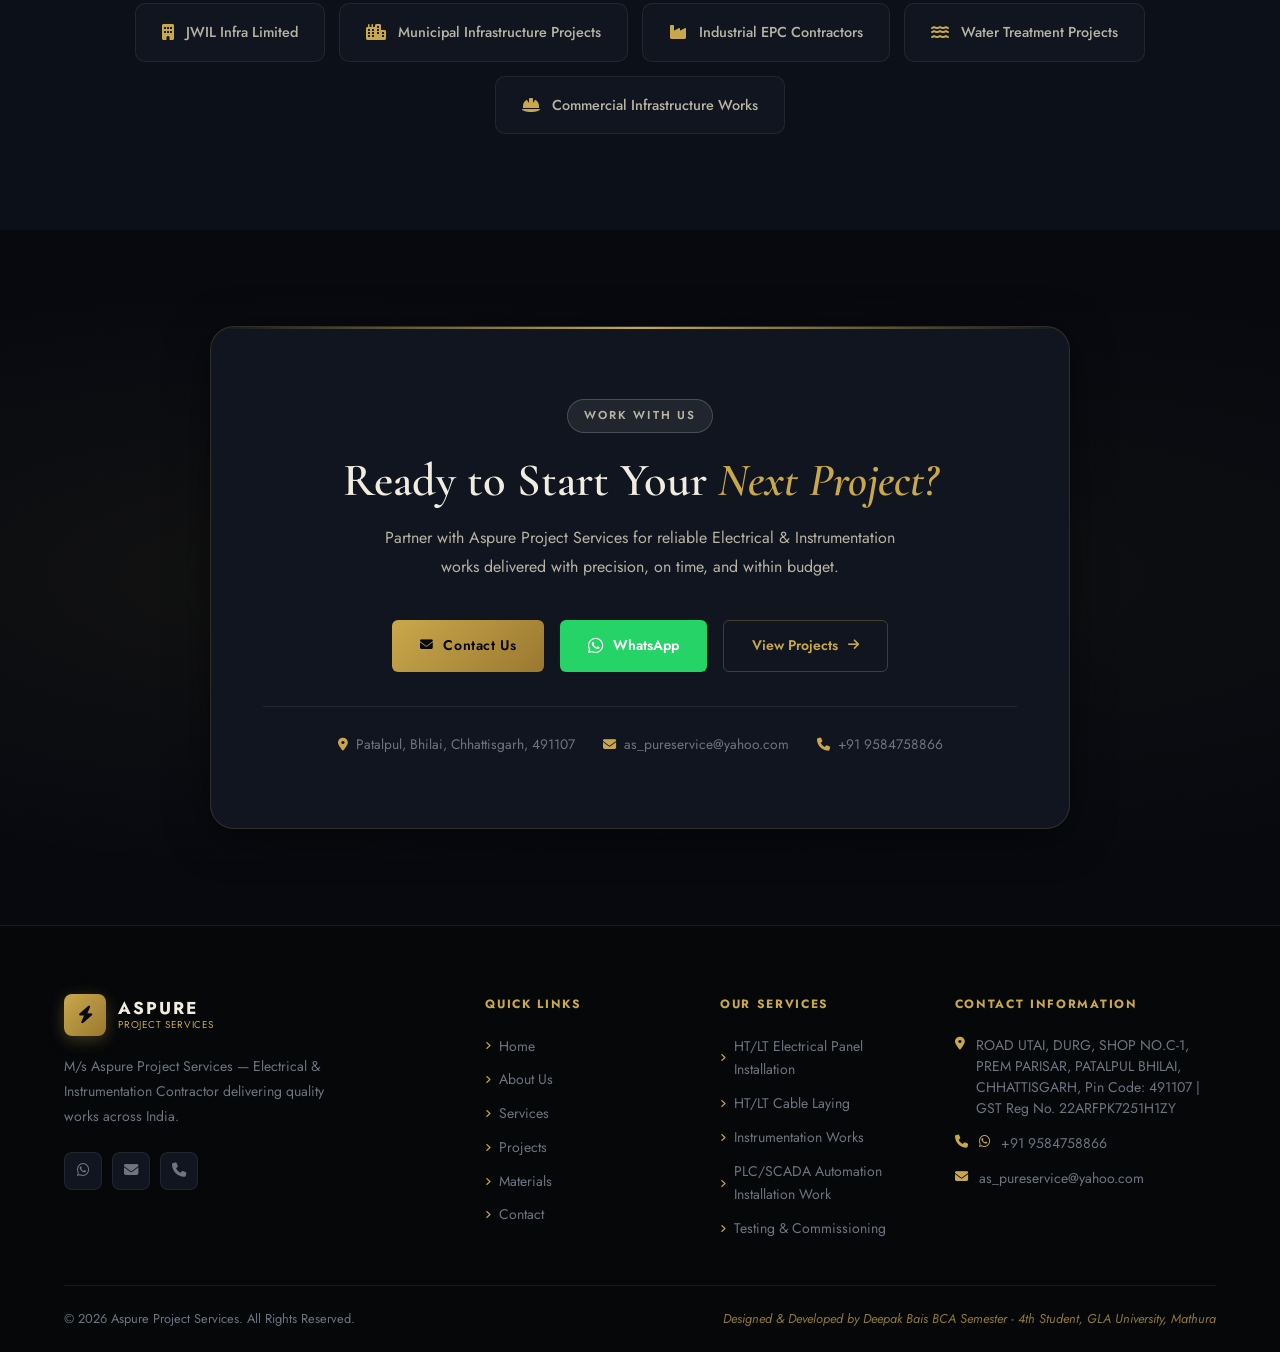
<file: about.html>
<!DOCTYPE html>
<html lang="en">
<head>
    <meta charset="UTF-8">
    <meta name="viewport" content="width=device-width, initial-scale=1.0">
    <title>About Us | Aspure Project Services</title>
    <meta name="description" content="Learn about M/s Aspure Project Services — our background, experience, team, and certifications as a specialized Electrical & Instrumentation Contractor in Guwahati, Assam.">

    <link rel="preconnect" href="https://fonts.googleapis.com">
    <link rel="preconnect" href="https://fonts.gstatic.com" crossorigin>
    <link href="https://fonts.googleapis.com/css2?family=Cormorant+Garamond:ital,wght@0,400;0,500;0,600;0,700;1,400;1,600&family=Jost:wght@300;400;500;600;700&display=swap" rel="stylesheet">

    <link rel="stylesheet" href="https://cdnjs.cloudflare.com/ajax/libs/font-awesome/6.5.0/css/all.min.css">

    <link rel="stylesheet" href="style.css">
</head>
<body>

<nav class="navbar" id="navbar">
    <div class="nav-con">

        <a href="index.html" class="nav-logo">
            <div class="logo-icon"><i class="fas fa-bolt"></i></div>
            <div class="logo-text">
                <span class="logo-main">ASPURE PROJECT SERVICES</span>
            </div>
        </a>

        <ul class="nav-links" id="navLinks">
            <li><a href="index.html"     class="nav-link">Home</a></li>
            <li><a href="about.html"     class="nav-link active">About</a></li>
            <li><a href="services.html"  class="nav-link">Services</a></li>
            <li><a href="projects.html"  class="nav-link">Projects</a></li>
            <li><a href="materials.html" class="nav-link">Materials</a></li>
            <li><a href="contact.html"   class="nav-link">Contact</a></li>
        </ul>

        <a href="contact.html" class="nav-cta">
            <span>Get a Quote</span>
            <i class="fas fa-arrow-right"></i>
        </a>

        <button class="hamburger" id="hamburger" aria-label="Open Menu">
            <span></span>
            <span></span>
            <span></span>
        </button>

    </div>
</nav>

<section class="page-hero">
    <div class="page-hero-bg">
        <div class="page-hero-grid"></div>
        <div class="page-hero-glow"></div>
    </div>
    <div class="page-hero-con">
        <div class="page-breadcrumb">
            <a href="index.html">Home</a>
            <i class="fas fa-angle-right"></i>
            <span>About Us</span>
        </div>
        <h1 class="page-hero-title">
            About <em>Aspure Project Services</em><br>
        </h1>
        <p class="page-hero-sub">
            Over a 08 years of excellence in Electrical &amp; Instrumentation works
            across industrial, municipal, and commercial projects in India.
        </p>
    </div>
</section>

<section class="stats-strip">
    <div class="stats-con">
        <div class="stat-item">
            <div class="stat-num">08<sup>+</sup></div>
            <div class="stat-lbl">Years Experience</div>
        </div>
        <div class="stat-sep"></div>
        <div class="stat-item">
            <div class="stat-num">17<sup>+</sup></div>
            <div class="stat-lbl">Projects Completed</div>
        </div>
        <div class="stat-sep"></div>
        <div class="stat-item">
            <div class="stat-num">&#x20B9;2.56<sup>Cr+</sup></div>
            <div class="stat-lbl">Project Value</div>
        </div>
        <div class="stat-sep"></div>
        <div class="stat-item">
            <div class="stat-num">100<sup>%</sup></div>
            <div class="stat-lbl">Client Satisfaction</div>
        </div>
    </div>
</section>

<section class="ab-bg-sec">
    <div class="sc">
        <div class="ab-bg-grid">

            <div class="ab-bg-content">
                <span class="tag">Company Background</span>
                <h2 class="stitle"><em>Who We Are &amp; What We Do</em></h2>
                <p class="about-txt">
                    Aspure Project Services is a registered Electrical &amp; Instrumentation
                    contracting firm headquartered in Prem Parisar, Patalpul Bhilai, Chhattisgarh. 
                    Founded with a vision to deliver precision-engineered electrical and 
                    instrumentation solutions, we have grown into a trusted partner for EPC 
                    contractors, municipal bodies, and industrial clients across India.
                </p>
                <p class="about-txt">
                    We specialize in the complete scope of electrical and instrumentation works —
                    from HT/LT panel installation, cable laying and termination, earthing and
                    lightning protection systems, instruments installation and calibration,
                    PLC/SCADA installation and comprehensive testing &amp; commissioning services.
                </p>
                <p class="about-txt">
                    Our team of experienced engineers, supervisors, and skilled technicians has
                    successfully executed projects in water treatment plants, pumping stations,
                    industrial facilities, and commercial infrastructure — always delivering
                    on time, within budget, and to the highest quality standards.
                </p>

                <div class="ab-info-row">
                    <div class="ab-info-item">
                        <i class="fas fa-map-marker-alt"></i>
                        <div>
                            <span>Headquarters</span>
                            <p>Road UTAI, Durg, Shop No.C-1, Prem Parisar, Patalpul Bhilai, Chhattisgarh</p>
                        </div>
                    </div>
                    <div class="ab-info-item">
                        <i class="fas fa-calendar-alt"></i>
                        <div>
                            <span>Established</span>
                            <p>2017</p>
                        </div>
                    </div>
                    <div class="ab-info-item">
                        <i class="fas fa-briefcase"></i>
                        <div>
                            <span>Specialization</span>
                            <p>Electrical &amp; Instrumentation</p>
                        </div>
                    </div>
                    <div class="ab-info-item">
                        <i class="fas fa-globe"></i>
                        <div>
                            <span>Work Region</span>
                            <p>PAN INDIA</p>
                        </div>
                    </div>
                </div>
            </div>

            <div class="ab-bg-visual">
                <div class="ab-main-card">
                    <div class="ab-card-icon">
                        <i class="fas fa-industry"></i>
                    </div>
                    <h3><strong>ASPURE PROJECT SERVICES</strong></h3>
                    <p>Electrical &amp; Instrumentation Contractor</p>
                    <div class="ab-card-divider"></div>
                    <div class="ab-card-stats">
                        <div class="ab-cs-item">
                            <strong>2017</strong>
                            <span>Founded</span>
                        </div>
                        <div class="ab-cs-sep"></div>
                        <div class="ab-cs-item">
                            <strong>20+</strong>
                            <span>Projects</span>
                        </div>
                        <div class="ab-cs-sep"></div>
                        <div class="ab-cs-item">
                            <strong>North India</strong>
                            <span>Region</span>
                        </div>
                    </div>
                </div>
                <div class="ab-float-card afc-1">
                    <i class="fas fa-bolt"></i>
                    <span>ELECTRICAL WORKS</span>
                </div>
                <div class="ab-float-card afc-2">
                    <i class="fas fa-gauge-high"></i>
                    <span>INSTRUMENTATION WORKS</span>
                </div>
            </div>
        </div>
    </div>
</section>

<section class="mvv-sec">
    <div class="sc">
        <div class="sh ctr">
            <span class="tag">Our Foundation</span>
            <h2 class="stitle"><em>Mission, Vision &amp; Core Values</em></h2>
        </div>

        <div class="mvv-grid">

            <div class="mvv-card mvv-mission">
                <div class="mvv-icon"><i class="fas fa-bullseye"></i></div>
                <div class="mvv-label">Our Mission</div>
                <h3>What We Strive For</h3>
                <p>
                    To deliver high-quality, safe, and cost-effective Electrical &amp;
                    Instrumentation solutions that meet client expectations — on time,
                    every time — while maintaining the highest standards of technical
                    excellence and workmanship.
                </p>
            </div>

            <div class="mvv-card mvv-vision">
                <div class="mvv-icon"><i class="fas fa-eye"></i></div>
                <div class="mvv-label">Our Vision</div>
                <h3>Where We Are Headed</h3>
                <p>
                    To become the most trusted and preferred Electrical &amp; Instrumentation
                    contracting firm in North India — known for precision engineering,
                    reliability, and a commitment to excellence in every project we undertake.
                </p>
            </div>

            <div class="mvv-card mvv-values">
                <div class="mvv-icon"><i class="fas fa-gem"></i></div>
                <div class="mvv-label">Our Values</div>
                <h3>What We Stand By</h3>
                <ul class="mvv-list">
                    <li><i class="fas fa-check-circle"></i> Safety — Zero compromise at every site</li>
                    <li><i class="fas fa-check-circle"></i> Quality — Precision in every installation</li>
                    <li><i class="fas fa-check-circle"></i> Integrity — Honest and transparent dealings</li>
                    <li><i class="fas fa-check-circle"></i> Timeliness — Respecting every deadline</li>
                    <li><i class="fas fa-check-circle"></i> Innovation — Adopting better methods</li>
                </ul>
            </div>

        </div>
    </div>
</section>

<section class="exp-sec">
    <div class="sc">
        <div class="sh ctr">
            <span class="tag">Our Experience</span>
            <h2 class="stitle"><em>Years of Technical Expertise</em></h2>
            <p class="sdesc">
                Over a 08 years of hands-on experience across diverse project types —
                from municipal water treatment plants to large-scale industrial installations.
            </p>
        </div>

        <div class="exp-grid">
            <div class="exp-card">
                <div class="exp-icon"><i class="fas fa-bolt"></i></div>
                <div class="exp-body">
                    <h4>HT/LT Electrical Works</h4>
                    <p>Experienced in complete HT/LT panel installation, cable laying, termination, and energization across multiple industrial and municipal projects.</p>
                    <div class="exp-bar-wrap">
                        <div class="exp-bar" style="width: 95%;"></div>
                    </div>
                    <span class="exp-percent">95% Expertise</span>
                </div>
            </div>

            <div class="exp-card">
                <div class="exp-icon"><i class="fas fa-gauge-high"></i></div>
                <div class="exp-body">
                    <h4>Instrumentation &amp; Calibration</h4>
                    <p>Proficient in installation and calibration of field instruments, loop checking, and hook-up works for process control systems.</p>
                    <div class="exp-bar-wrap">
                        <div class="exp-bar" style="width: 90%;"></div>
                    </div>
                    <span class="exp-percent">90% Expertise</span>
                </div>
            </div>

            <div class="exp-card">
                <div class="exp-icon"><i class="fas fa-microscope"></i></div>
                <div class="exp-body">
                    <h4>Testing &amp; Commissioning</h4>
                    <p>Skilled in testing, pre-commissioning checks, and final commissioning of electrical and instrumentation systems.</p>
                    <div class="exp-bar-wrap">
                        <div class="exp-bar" style="width: 92%;"></div>
                    </div>
                    <span class="exp-percent">92% Expertise</span>
                </div>
            </div>

            <div class="exp-card">
                <div class="exp-icon"><i class="fas fa-microchip"></i></div>
                <div class="exp-body">
                    <h4>PLC / SCADA Integration</h4>
                    <p>Hands-on experience in PLC panel wiring, I/O testing, SCADA System Installation, and
                     System loop testing for automation projects.</p>
                    <div class="exp-bar-wrap">
                        <div class="exp-bar" style="width: 80%;"></div>
                    </div>
                    <span class="exp-percent">80% Expertise</span>
                </div>
            </div>

            <div class="exp-card">
                <div class="exp-icon"><i class="fas fa-water"></i></div>
                <div class="exp-body">
                    <h4>Water Treatment Projects</h4>
                    <p>Specialized experience in E&amp;I works for WTP and STP projects including 
                    pump house wiring, MCC panels, and instrumentation systems.</p>
                    <div class="exp-bar-wrap">
                        <div class="exp-bar" style="width: 88%;"></div>
                    </div>
                    <span class="exp-percent">88% Expertise</span>
                </div>
            </div>

            <div class="exp-card">
                <div class="exp-icon"><i class="fas fa-shield-halved"></i></div>
                <div class="exp-body">
                    <h4>Earthing &amp; Lightning Protection</h4>
                    <p>Complete earthing system design and installation, lightning protection works, 
                    and surge protection for industrial and commercial facilities.</p>
                    <div class="exp-bar-wrap">
                        <div class="exp-bar" style="width: 93%;"></div>
                    </div>
                    <span class="exp-percent">93% Expertise</span>
                </div>
            </div>

        </div>
    </div>
</section>

<section class="timeline-sec">
    <div class="sc">
        <div class="sh ctr">
            <span class="tag">Company Journey</span>
            <h2 class="stitle"><em>Our Growth Story</em></h2>
        </div>
        <div class="tl-track">

            <div class="tl-item">
                <div class="tl-dot"></div>
                <div class="tl-year">2017</div>
                <div class="tl-card">
                    <i class="fas fa-flag"></i>
                    <h4>Company Founded</h4>
                    <p>M/s Aspure Project Services was established in Guwahati, Assam, starting with small electrical contracting works.</p>
                </div>
            </div>

            <div class="tl-con"></div>

            <div class="tl-item">
                <div class="tl-dot"></div>
                <div class="tl-year">2018</div>
                <div class="tl-card">
                    <i class="fas fa-tools"></i>
                    <h4>Instrumentation Wing</h4>
                    <p>Expanded operations to include full instrumentation works, calibration, and loop checking services.</p>
                </div>
            </div>

            <div class="tl-con"></div>

            <div class="tl-item">
                <div class="tl-dot"></div>
                <div class="tl-year">2019</div>
                <div class="tl-card">
                    <i class="fas fa-industry"></i>
                    <h4>Industrial Projects</h4>
                    <p>Began executing large-scale industrial E&amp;I contracts including HT systems, relay testing, and commissioning works.</p>
                </div>
            </div>

            <div class="tl-con"></div>

            <div class="tl-item">
                <div class="tl-dot"></div>
                <div class="tl-year">2022</div>
                <div class="tl-card">
                    <i class="fas fa-water"></i>
                    <h4>WTP Projects, Assam</h4>
                    <p>Successfully completed E&amp;I works for 37 MLD Water Treatment Plant, Guwahati under JWIL Infra Limited.</p>
                </div>
            </div>

            <div class="tl-con"></div>

            <div class="tl-item">
                <div class="tl-dot tl-dot-active"></div>
                <div class="tl-year tl-year-gold">2026</div>
                <div class="tl-card tl-card-active">
                    <i class="fas fa-rocket"></i>
                    <h4>Digital Presence</h4>
                    <p>Launching centralized web platform to showcase portfolio, manage projects, and strengthen client relationships.</p>
                </div>
            </div>
        </div>
    </div>
</section>

<section class="team-sec">
    <div class="sc">
        <div class="sh ctr">
            <span class="tag">Our Team</span>
            <h2 class="stitle"><em>The People Behind Our Success</em></h2>
            <p class="sdesc">
                Our experienced team of engineers, supervisors, and skilled technicians
                ensures every project is delivered with precision and professionalism.
            </p>
        </div>

        <div class="team-grid">

            <div class="team-card">
                <div class="team-avatar">
                    <i class="fas fa-user-tie"></i>
                </div>
                <div class="team-info">
                    <h4>Proprietor / Director</h4>
                    <span class="team-role">Management &amp; Business Head</span>
                    <p>Overall business management, client relationships, project coordination, 
                    and strategic decisions for all E&amp;I contracting operations.</p>
                    <div class="team-skills">
                        <span>Project Management</span>
                        <span>Business Development</span>
                        <span>Client Relations</span>
                    </div>
                </div>
            </div>

            <div class="team-card">
                <div class="team-avatar">
                    <i class="fas fa-hard-hat"></i>
                </div>
                <div class="team-info">
                    <h4>Site Engineer</h4>
                    <span class="team-role">Electrical &amp; Instrumentation</span>
                    <p>Responsible for on-site execution of electrical and instrumentation works, 
                    quality checks, safety compliance, and technical supervision.</p>
                    <div class="team-skills">
                        <span>HT/LT Works</span>
                        <span>Testing</span>
                        <span>Site Safety</span>
                    </div>
                </div>
            </div>

            <div class="team-card">
                <div class="team-avatar">
                    <i class="fas fa-gauge-high"></i>
                </div>
                <div class="team-info">
                    <h4>Instrumentation Technician</h4>
                    <span class="team-role">Calibration &amp; Loop Checking</span>
                    <p>Handles instrument installation, calibration, loop checking, and PLC/SCADA 
                    wiring works with precision and accuracy.</p>
                    <div class="team-skills">
                        <span>Calibration</span>
                        <span>Loop Check</span>
                        <span>PLC Wiring</span>
                    </div>
                </div>
            </div>

            <div class="team-card">
                <div class="team-avatar">
                    <i class="fas fa-wrench"></i>
                </div>
                <div class="team-info">
                    <h4>Skilled Electricians</h4>
                    <span class="team-role">Field Execution Team</span>
                    <p>Experienced field workforce specializing in cable laying, panel wiring, earthing, motor connections, and all on-site electrical works.</p>
                    <div class="team-skills">
                        <span>Cable Works</span>
                        <span>Panel Wiring</span>
                        <span>Earthing</span>
                    </div>
                </div>
            </div>

        </div>
    </div>
</section>

<section class="cert-sec">
    <div class="sc">
        <div class="sh ctr">
            <span class="tag">Compliance &amp; Standards</span>
            <h2 class="stitle">Certifications &amp; <em>Quality Standards</em></h2>
            <p class="sdesc">
                We operate in strict compliance with national electrical standards,
                industrial safety norms, and quality benchmarks.
            </p>
        </div>

        <div class="cert-grid">
            <div class="cert-card">
                <div class="cert-ic"><i class="fas fa-shield-halved"></i></div>
                <h4>Electrical Safety Compliance</h4>
                <p>All works executed in accordance with the Indian Electricity Act, CEA regulations, and relevant IS codes for electrical installations.</p>
            </div>
            <div class="cert-card">
                <div class="cert-ic"><i class="fas fa-award"></i></div>
                <h4>Industrial Quality Standards</h4>
                <p>Maintaining highest quality benchmarks across all project deliverables with systematic QA/QC checks at every stage.</p>
            </div>
            <div class="cert-card">
                <div class="cert-ic"><i class="fas fa-helmet-safety"></i></div>
                <h4>Site Safety Protocols</h4>
                <p>Strict HSE (Health, Safety &amp; Environment) practices enforced at every project site, with PPE compliance for all personnel.</p>
            </div>
        </div>

        <div class="cert-details-grid">
            <div class="cert-detail-item">
                <i class="fas fa-file-contract"></i>
                <div>
                    <h5>Registered Contractor</h5>
                    <p>Registered electrical contracting firm with valid licenses for HT/LT works in India.</p>
                </div>
            </div>
            <div class="cert-detail-item">
                <i class="fas fa-users-gear"></i>
                <div>
                    <h5>Licensed Electricians</h5>
                    <p>All field electricians hold valid wireman/supervisor licenses as per CEA requirements.</p>
                </div>
            </div>
            <div class="cert-detail-item">
                <i class="fas fa-clipboard-check"></i>
                <div>
                    <h5>Quality Assurance</h5>
                    <p>Systematic QA/QC inspection, testing records, and documentation maintained for every project.</p>
                </div>
            </div>
            <div class="cert-detail-item">
                <i class="fas fa-triangle-exclamation"></i>
                <div>
                    <h5>Safety Training</h5>
                    <p>Regular safety briefings, toolbox talks, and HSE training conducted for all site personnel.</p>
                </div>
            </div>
        </div>

    </div>
</section>

<section class="clients-sec">
    <div class="sc">
        <div class="sh ctr">
            <span class="tag">Our Clients</span>
            <h2 class="stitle">Trusted by <em>Leading Organizations</em></h2>
        </div>
        <div class="clients-grid">
            <div class="client-box"><i class="fas fa-building"></i><span>JWIL Infra Limited</span></div>
            <div class="client-box"><i class="fas fa-city"></i><span>Municipal Infrastructure Projects</span></div>
            <div class="client-box"><i class="fas fa-industry"></i><span>Industrial EPC Contractors</span></div>
            <div class="client-box"><i class="fas fa-water"></i><span>Water Treatment Projects</span></div>
            <div class="client-box"><i class="fas fa-hard-hat"></i><span>Commercial Infrastructure Works</span></div>
        </div>
    </div>
</section>

<section class="cta-sec">
    <div class="cta-wrap">
        <div class="cta-box">
            <span class="tag tag-light">Work With Us</span>
            <h2 class="cta-title">Ready to Start Your <em>Next Project?</em></h2>
            <p class="cta-desc">
                Partner with Aspure Project Services for reliable Electrical &amp;
                Instrumentation works delivered with precision, on time, and within budget.
            </p>
            <div class="cta-btns">
                <a href="contact.html" class="btn-g">
                    <i class="fas fa-envelope"></i>
                    <span>Contact Us</span>
                </a>
                <a href="https://wa.me/919584758866" class="btn-wa-cta" target="_blank">
                    <i class="fab fa-whatsapp"></i>
                    <span>WhatsApp</span>
                </a>
                <a href="projects.html" class="btn-og">
                    <span>View Projects</span>
                    <i class="fas fa-arrow-right"></i>
                </a>
            </div>
            <div class="cta-info">
                <div class="cta-info-item"><i class="fas fa-map-marker-alt"></i><span>Patalpul, Bhilai, Chhattisgarh, 491107</span></div>
                <div class="cta-info-item"><i class="fas fa-envelope"></i><span>as_pureservice@yahoo.com</span></div>
                <div class="cta-info-item"><i class="fas fa-phone"></i><span>+91 9584758866</span></div>
            </div>
        </div>
    </div>
</section>

<footer class="footer">
    <div class="footer-con">

        <div class="footer-top">

            <div class="footer-brand">
                <a href="index.html" class="nav-logo">
                    <div class="logo-icon"><i class="fas fa-bolt"></i></div>
                    <div class="logo-text">
                        <span class="logo-main">ASPURE</span>
                        <span class="logo-sub">Project Services</span>
                    </div>
                </a>
                <p>M/s Aspure Project Services — Electrical &amp; Instrumentation Contractor delivering quality works across India.</p>
                <div class="footer-social">
                    <a href="https://wa.me/919584758866" class="soc-btn" target="_blank"><i class="fab fa-whatsapp"></i></a>
                    <a href="mailto:as_pureservice@yahoo.com" class="soc-btn"><i class="fas fa-envelope"></i></a>
                    <a href="tel:+919584758866" class="soc-btn"><i class="fas fa-phone"></i></a>
                </div>
            </div>

            <div class="footer-col">
                <h5>Quick Links</h5>
                <ul class="flinks">
                    <li><a href="index.html"><i class="fas fa-angle-right"></i> Home</a></li>
                    <li><a href="about.html"><i class="fas fa-angle-right"></i> About Us</a></li>
                    <li><a href="services.html"><i class="fas fa-angle-right"></i> Services</a></li>
                    <li><a href="projects.html"><i class="fas fa-angle-right"></i> Projects</a></li>
                    <li><a href="materials.html"><i class="fas fa-angle-right"></i> Materials</a></li>
                    <li><a href="contact.html"><i class="fas fa-angle-right"></i> Contact</a></li>
                </ul>
            </div>

            <div class="footer-col">
                <h5>Our Services</h5>
                <ul class="flinks">
                    <li><a href="services.html"><i class="fas fa-angle-right"></i> HT/LT Electrical Panel Installation</a></li>
                    <li><a href="services.html"><i class="fas fa-angle-right"></i> HT/LT Cable Laying</a></li>
                    <li><a href="services.html"><i class="fas fa-angle-right"></i> Instrumentation Works</a></li>
                    <li><a href="services.html"><i class="fas fa-angle-right"></i> PLC/SCADA Automation Installation Work</a></li>
                    <li><a href="services.html"><i class="fas fa-angle-right"></i> Testing &amp; Commissioning</a></li>
                </ul>
            </div>

            <div class="footer-col">
                <h5>Contact Information</h5>
                <div class="fcon-list">
                    <div class="fcon-item"><i class="fas fa-map-marker-alt"></i><span>ROAD UTAI, DURG, SHOP NO.C-1, PREM PARISAR,
                         PATALPUL BHILAI, CHHATTISGARH, Pin Code: 491107 | GST Reg No. 22ARFPK7251H1ZY </span></div>
                    <div class="fcon-item">
                    <i class="fas fa-phone"></i> 
                    <i class="fab fa-whatsapp"></i>
                    <span>+91 9584758866</span>
                    </div>
                    <div class="fcon-item"><i class="fas fa-envelope"></i><span>as_pureservice@yahoo.com</span></div>
                </div>
            </div>

        </div>

        <div class="f-divider"></div>

        <div class="footer-bot">
            <p>&copy; 2026 Aspure Project Services. All Rights Reserved.</p>
            <p class="f-credit">Designed &amp; Developed by Deepak Bais BCA Semester - 4th Student, GLA University, Mathura</p>
        </div>

    </div>
</footer>

<a href="https://wa.me/919584758866" class="float-wa" target="_blank" aria-label="WhatsApp">
    <i class="fab fa-whatsapp"></i>
    <span class="fw-tip">Chat on WhatsApp</span>
</a>

<button class="back-top" id="backTop" aria-label="Back to top">
    <i class="fas fa-arrow-up"></i>
</button>

<script src="script.js"></script>

</body>
</html>
</file>
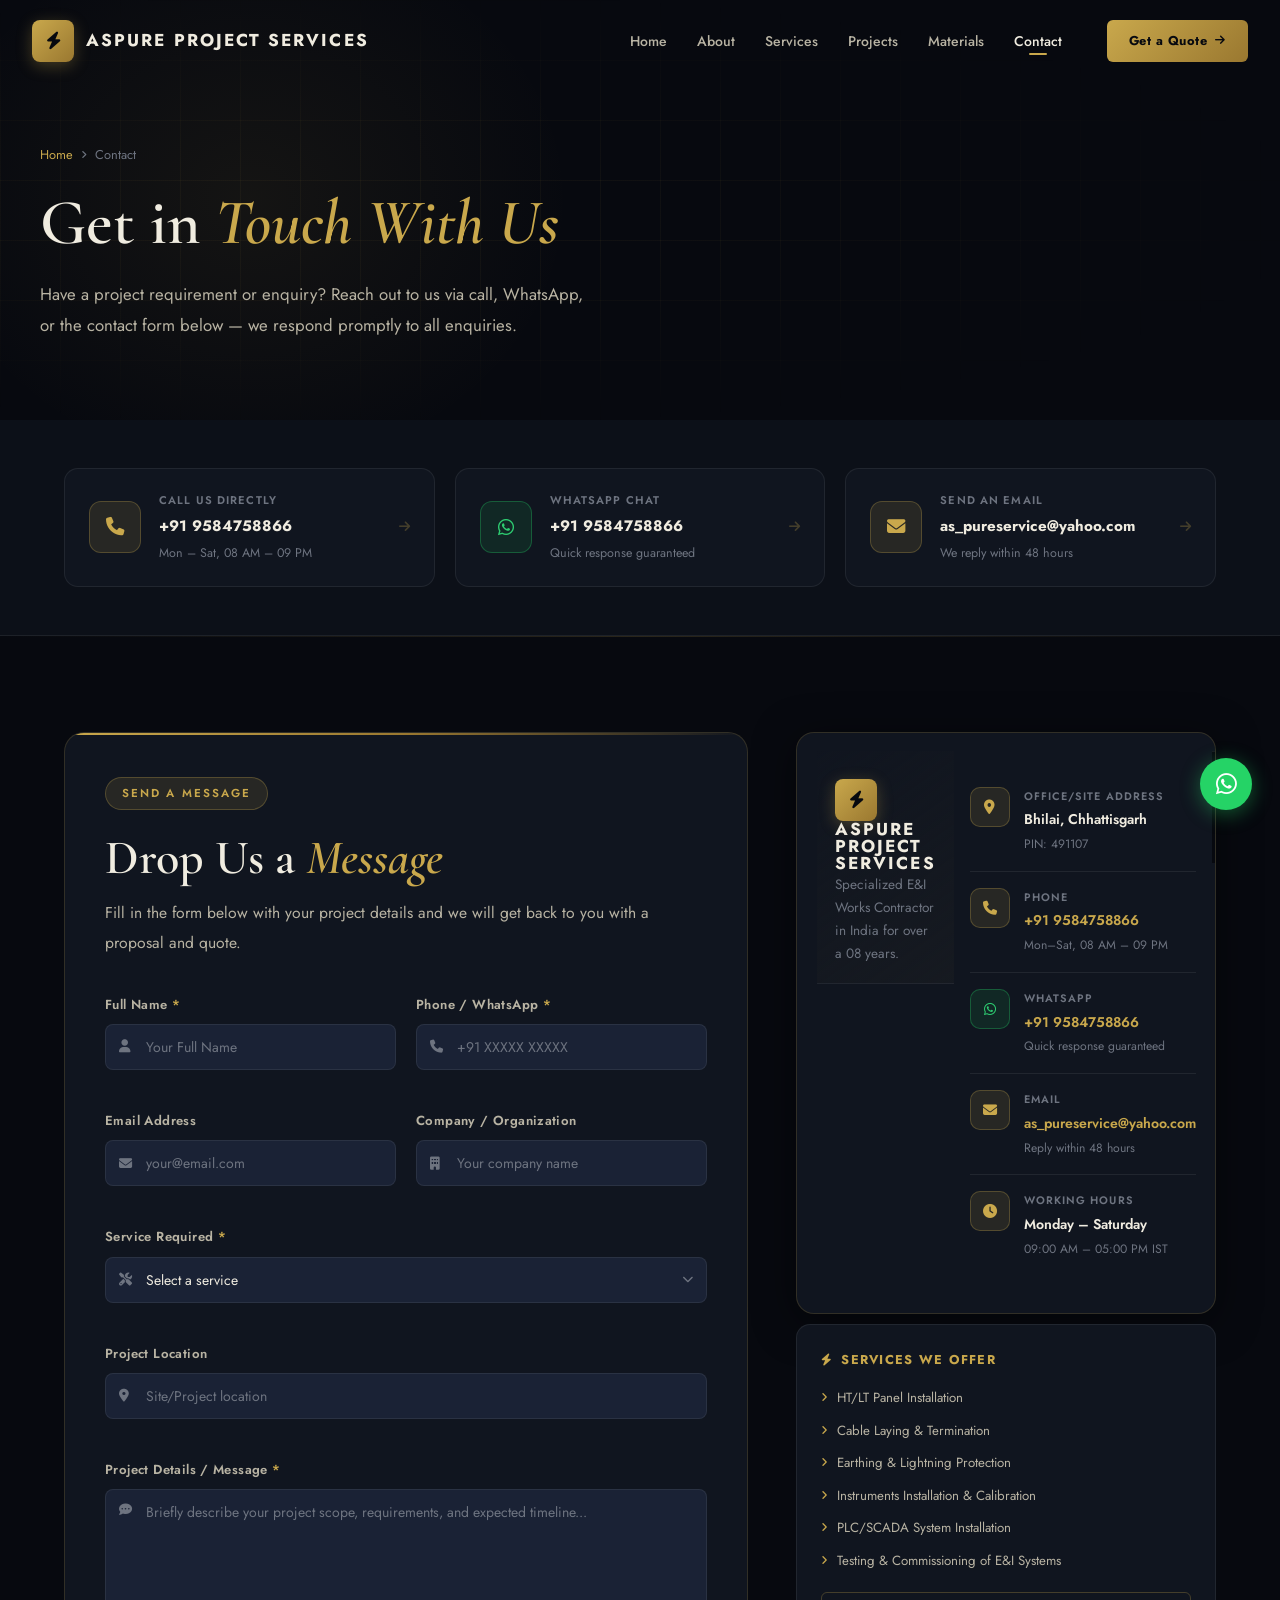
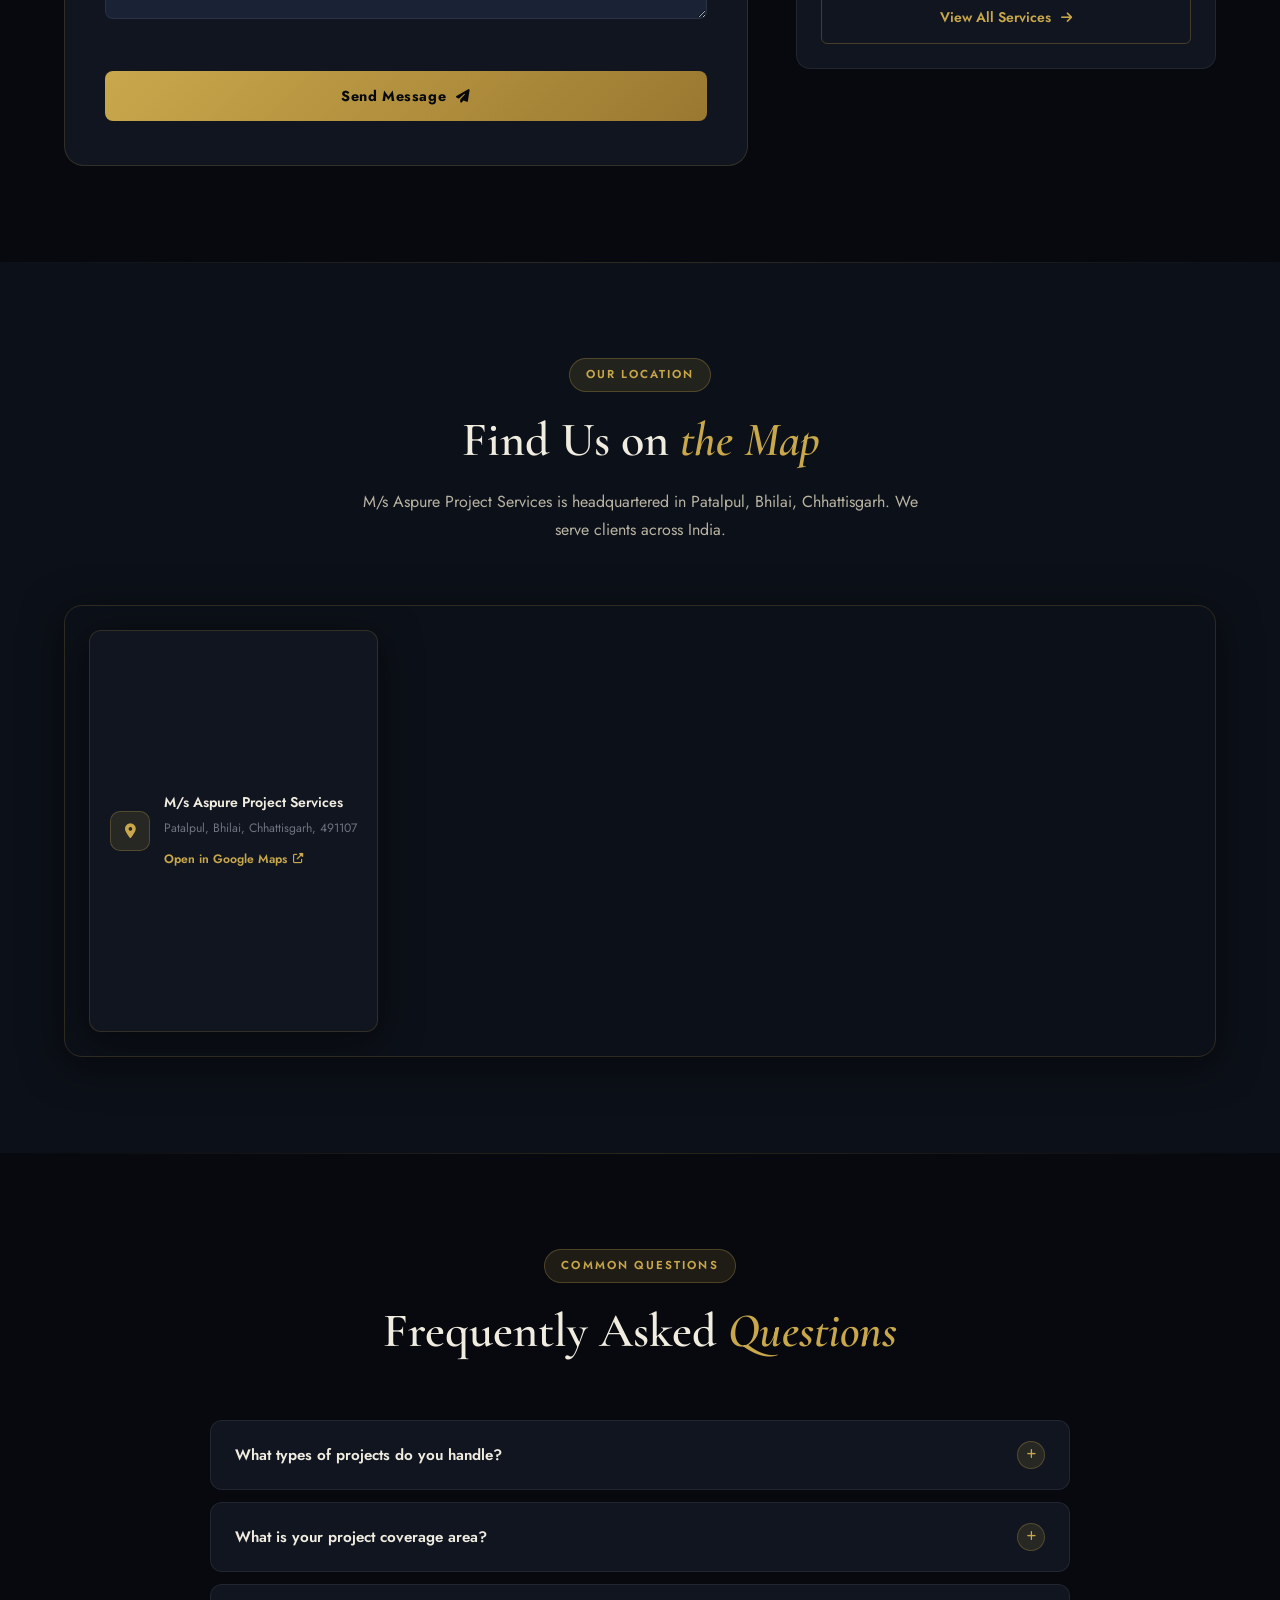
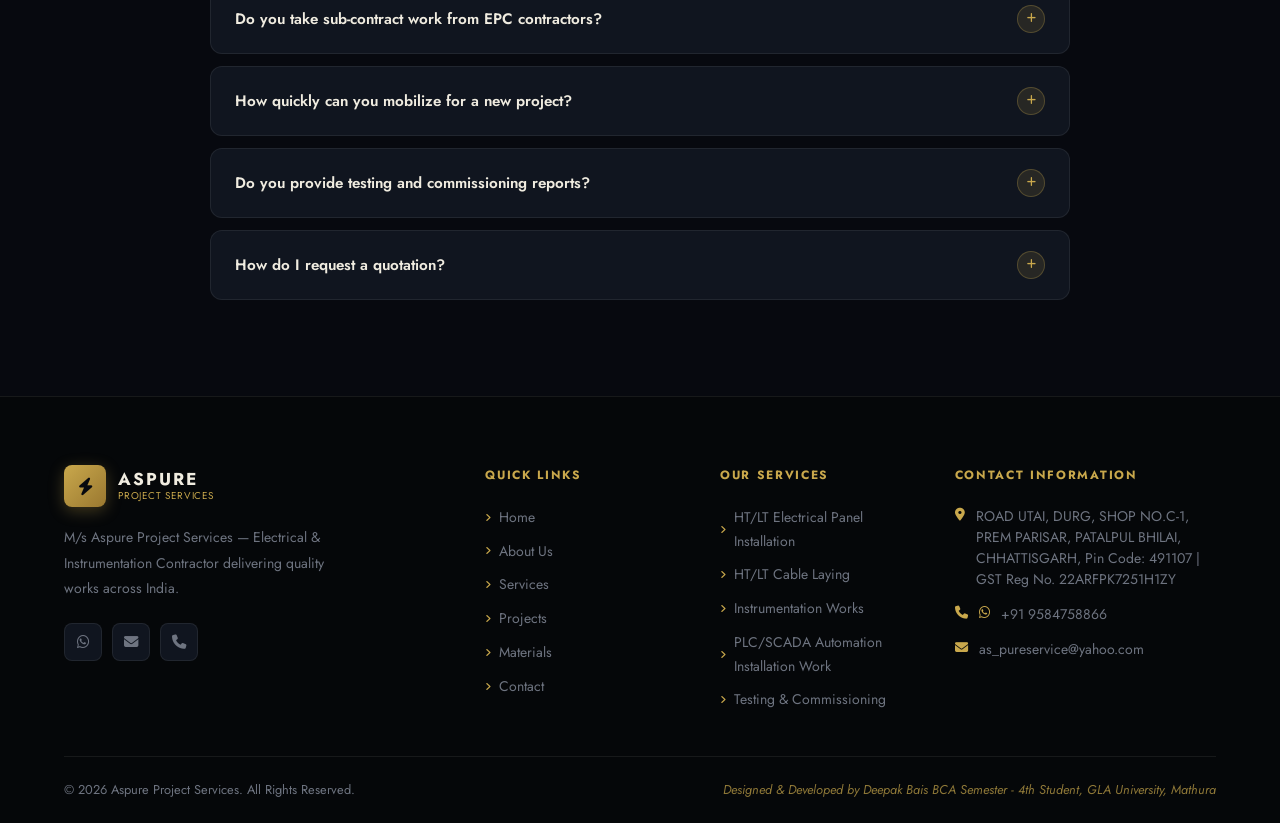
<file: contact.html>
<!DOCTYPE html>
<html lang="en">
<head>
    <meta charset="UTF-8">
    <meta name="viewport" content="width=device-width, initial-scale=1.0">
    <title>Contact | Aspure Project Services</title>
    <meta name="description" content="Contact M/s Aspure Project Services — Call, WhatsApp, or 
    send a message for Electrical & Instrumentation project enquiries. Based in Patalpul, Bhilai, Chhattisgarh, 491107.">

    <link rel="preconnect" href="https://fonts.googleapis.com">
    <link rel="preconnect" href="https://fonts.gstatic.com" crossorigin>
    <link href="https://fonts.googleapis.com/css2?family=Cormorant+Garamond:ital,wght@0,400;0,500;0,600;0,700;1,400;1,600&family=Jost:wght@300;400;500;600;700&display=swap" rel="stylesheet">
    <link rel="stylesheet" href="https://cdnjs.cloudflare.com/ajax/libs/font-awesome/6.5.0/css/all.min.css">
    <link rel="stylesheet" href="style.css">
</head>
<body>

<nav class="navbar" id="navbar">
    <div class="nav-con">
        <a href="index.html" class="nav-logo">
            <div class="logo-icon"><i class="fas fa-bolt"></i></div>
            <div class="logo-text">
                <span class="logo-main">ASPURE PROJECT SERVICES</span>
            </div>
        </a>
        <ul class="nav-links" id="navLinks">
            <li><a href="index.html"     class="nav-link">Home</a></li>
            <li><a href="about.html"     class="nav-link">About</a></li>
            <li><a href="services.html"  class="nav-link">Services</a></li>
            <li><a href="projects.html"  class="nav-link">Projects</a></li>
            <li><a href="materials.html" class="nav-link">Materials</a></li>
            <li><a href="contact.html"   class="nav-link active">Contact</a></li>
        </ul>
        <a href="contact.html" class="nav-cta">
            <span>Get a Quote</span>
            <i class="fas fa-arrow-right"></i>
        </a>
        <button class="hamburger" id="hamburger" aria-label="Open Menu">
            <span></span><span></span><span></span>
        </button>
    </div>
</nav>

<section class="page-hero">
    <div class="page-hero-bg">
        <div class="page-hero-grid"></div>
        <div class="page-hero-glow"></div>
    </div>
    <div class="page-hero-con">
        <div class="page-breadcrumb">
            <a href="index.html">Home</a>
            <i class="fas fa-angle-right"></i>
            <span>Contact</span>
        </div>
        <h1 class="page-hero-title">
            Get in <em>Touch With Us</em><br>
        </h1>
        <p class="page-hero-sub">
            Have a project requirement or enquiry? Reach out to us via
            call, WhatsApp, or the contact form below — we respond promptly
            to all enquiries.
        </p>
    </div>
</section>

<section class="contact-quick-sec">
    <div class="sc">
        <div class="contact-quick-grid">

            <a href="tel:+919584758866" class="cq-card">
                <div class="cq-icon">
                    <i class="fas fa-phone"></i>
                </div>
                <div class="cq-body">
                    <span class="cq-label">Call Us Directly</span>
                    <strong>+91 9584758866</strong>
                    <p>Mon – Sat, 08 AM – 09 PM</p>
                </div>
                <i class="fas fa-arrow-right cq-arrow"></i>
            </a>

            <a href="https://wa.me/919584758866" class="cq-card cq-wa" target="_blank">
                <div class="cq-icon cq-icon-wa">
                    <i class="fab fa-whatsapp"></i>
                </div>
                <div class="cq-body">
                    <span class="cq-label">WhatsApp Chat</span>
                    <strong>+91 9584758866</strong>
                    <p>Quick response guaranteed</p>
                </div>
                <i class="fas fa-arrow-right cq-arrow"></i>
            </a>

            <a href="mailto:as_pureservice@yahoo.com" class="cq-card">
                <div class="cq-icon">
                    <i class="fas fa-envelope"></i>
                </div>
                <div class="cq-body">
                    <span class="cq-label">Send an Email</span>
                    <strong>as_pureservice@yahoo.com</strong>
                    <p>We reply within 48 hours</p>
                </div>
                <i class="fas fa-arrow-right cq-arrow"></i>
            </a>

        </div>
    </div>
</section>

<section class="contact-main-sec">
    <div class="sc">
        <div class="contact-main-grid">

            <div class="contact-form-wrap">
                <div class="cf-header">
                    <span class="tag">Send a Message</span>
                    <h2 class="stitle">Drop Us a <em>Message</em></h2>
                    <p class="about-txt">
                        Fill in the form below with your project details and we
                        will get back to you with a proposal and quote.
                    </p>
                </div>

                    <form class="contact-form" id="contactForm" action="https://formspree.io/f/xwvzagpq" method="POST" novalidate>
                    <input type="hidden" name="_subject" value="New Project Enquiry — Aspure Project Services">

                    <div class="cf-row">
                        <div class="cf-group">
                            <label for="fullName">Full Name <span class="req">*</span></label>
                            <div class="cf-input-wrap">
                                <i class="fas fa-user"></i>
                                <input
                                    type="text"
                                    id="fullName"
                                    name="fullName"
                                    placeholder="Your Full Name"
                                    required>
                            </div>
                            <span class="cf-error" id="nameErr">Please enter your name.</span>
                        </div>
                        <div class="cf-group">
                            <label for="phone">Phone / WhatsApp <span class="req">*</span></label>
                            <div class="cf-input-wrap">
                                <i class="fas fa-phone"></i>
                                <input
                                    type="tel"
                                    id="phone"
                                    name="phone"
                                    placeholder="+91 XXXXX XXXXX"
                                    required>
                            </div>
                            <span class="cf-error" id="phoneErr">Please enter a valid phone number.</span>
                        </div>
                    </div>

                    <div class="cf-row">
                        <div class="cf-group">
                            <label for="email">Email Address</label>
                            <div class="cf-input-wrap">
                                <i class="fas fa-envelope"></i>
                                <input
                                    type="email"
                                    id="email"
                                    name="email"
                                    placeholder="your@email.com">
                            </div>
                        </div>
                        <div class="cf-group">
                            <label for="company">Company / Organization</label>
                            <div class="cf-input-wrap">
                                <i class="fas fa-building"></i>
                                <input
                                    type="text"
                                    id="company"
                                    name="company"
                                    placeholder="Your company name">
                            </div>
                        </div>
                    </div>

                    <div class="cf-group">
                        <label for="service">Service Required <span class="req">*</span></label>
                        <div class="cf-input-wrap cf-select-wrap">
                            <i class="fas fa-screwdriver-wrench"></i>
                            <select id="service" name="service" required>
                                <option value="" disabled selected>Select a service</option>
                                <option value="electrical">Electrical Works (HT/LT Panel, Cable Laying, Earthing)</option>
                                <option value="instrumentation">Instrumentation Works (Installation, Testing and Commissioning)</option>
                                <option value="plc">PLC / SCADA SystemInstallation and Wiring</option>
                                <option value="testing">General Testing Services</option>
                                <option value="transformer">Other Services</option>
                                <option value="other">Other / General Enquiry</option>
                            </select>
                            <i class="fas fa-chevron-down cf-select-arrow"></i>
                        </div>
                        <span class="cf-error" id="serviceErr">Please select a service.</span>
                    </div>

                    <div class="cf-group">
                        <label for="location">Project Location</label>
                        <div class="cf-input-wrap">
                            <i class="fas fa-map-marker-alt"></i>
                            <input
                                type="text"
                                id="location"
                                name="location"
                                placeholder="Site/Project location">
                        </div>
                    </div>

                    <!-- Message -->
                    <div class="cf-group">
                        <label for="message">Project Details / Message <span class="req">*</span></label>
                        <div class="cf-textarea-wrap">
                            <i class="fas fa-comment-dots"></i>
                            <textarea
                                id="message"
                                name="message"
                                rows="5"
                                placeholder="Briefly describe your project scope, requirements, and expected timeline..."
                                required></textarea>
                        </div>
                        <span class="cf-error" id="msgErr">Please enter your message.</span>
                    </div>

                    <button type="submit" class="cf-submit-btn">
                        <span>Send Message</span>
                        <i class="fas fa-paper-plane"></i>
                    </button>

                    <div class="cf-success" id="cfSuccess">
                        <i class="fas fa-circle-check"></i>
                        <div>
                            <strong>Message Sent Successfully!</strong>
                            <p>Thank you for reaching out. We will contact you within 48 hours.</p>
                        </div>
                    </div>

                </form>
            </div>

            <div class="contact-info-wrap">

                <div class="ci-card">
                    <div class="ci-card-header">
                        <div class="ci-logo">
                            <div class="logo-icon"><i class="fas fa-bolt"></i></div>
                            <div class="logo-text">
                                <span class="logo-main">ASPURE PROJECT SERVICES</span>
                            </div>
                        </div>
                        <p>
                            Specialized E&amp;I Works Contractor in India for over a 08 years.
                        </p>
                    </div>

                    <div class="ci-details">
                        <div class="ci-item">
                            <div class="ci-icon">
                                <i class="fas fa-map-marker-alt"></i>
                            </div>
                            <div class="ci-text">
                                <span>Office/Site Address</span>
                                <strong>Bhilai, Chhattisgarh</strong>
                                <p>PIN: 491107</p>
                            </div>
                        </div>

                        <div class="ci-item">
                            <div class="ci-icon">
                                <i class="fas fa-phone"></i>
                            </div>
                            <div class="ci-text">
                                <span>Phone</span>
                                <a href="tel:+919584758866"><strong>+91 9584758866</strong></a>
                                <p>Mon–Sat, 08 AM – 09 PM</p>
                            </div>
                        </div>

                        <div class="ci-item ci-wa">
                            <div class="ci-icon ci-icon-wa">
                                <i class="fab fa-whatsapp"></i>
                            </div>
                            <div class="ci-text">
                                <span>WhatsApp</span>
                                <a href="https://wa.me/919584758866" target="_blank">
                                    <strong>+91 9584758866</strong>
                                </a>
                                <p>Quick response guaranteed</p>
                            </div>
                        </div>

                        <div class="ci-item">
                            <div class="ci-icon">
                                <i class="fas fa-envelope"></i>
                            </div>
                            <div class="ci-text">
                                <span>Email</span>
                                <a href="mailto:as_pureservice@yahoo.com">
                                    <strong>as_pureservice@yahoo.com</strong>
                                </a>
                                <p>Reply within 48 hours</p>
                            </div>
                        </div>

                        <div class="ci-item">
                            <div class="ci-icon">
                                <i class="fas fa-clock"></i>
                            </div>
                            <div class="ci-text">
                                <span>Working Hours</span>
                                <strong>Monday – Saturday</strong>
                                <p>09:00 AM – 05:00 PM IST</p>
                            </div>
                        </div>

                    </div>

                    <div class="ci-actions">
                        <a href="tel:+919584758866" class="ci-action-btn">
                            <i class="fas fa-phone"></i>
                            <span>Call Now</span>
                        </a>
                        <a href="https://wa.me/919584758866" class="ci-action-btn ci-wa-btn" target="_blank">
                            <i class="fab fa-whatsapp"></i>
                            <span>WhatsApp</span>
                        </a>
                    </div>

                </div>

                <div class="ci-services-card">
                    <h5><i class="fas fa-bolt"></i> Services We Offer</h5>
                    <ul class="ci-svc-list">
                        <li><i class="fas fa-angle-right"></i> HT/LT Panel Installation</li>
                        <li><i class="fas fa-angle-right"></i> Cable Laying &amp; Termination</li>
                        <li><i class="fas fa-angle-right"></i> Earthing &amp; Lightning Protection</li>
                        <li><i class="fas fa-angle-right"></i> Instruments Installation &amp; Calibration</li>
                        <li><i class="fas fa-angle-right"></i> PLC/SCADA System Installation</li>
                        <li><i class="fas fa-angle-right"></i> Testing &amp; Commissioning of E&I Systems</li>
                    </ul>
                    <a href="services.html" class="btn-og" style="margin-top:20px; width:100%; justify-content:center;">
                        <span>View All Services</span>
                        <i class="fas fa-arrow-right"></i>
                    </a>
                </div>

            </div>

        </div>
    </div>
</section>

<section class="map-sec">
    <div class="sc">
        <div class="sh ctr">
            <span class="tag">Our Location</span>
            <h2 class="stitle">Find Us on <em>the Map</em></h2>
            <p class="sdesc">
                M/s Aspure Project Services is headquartered in Patalpul, Bhilai, Chhattisgarh. We serve clients across India.
            </p>
        </div>

  <div class="map-wrap">
    <iframe
        src="https://www.google.com/maps/embed?pb=!1m18!1m12!1m3!1d14662.15394706702!2d81.4069093!3d21.1262647!2m3!1f0!2f0!3f0!3m2!1i1024!2i768!4f13.1!3m3!1m2!1s0x3a2924356508fd4d%3A0xaf8b9702e7d3bc26!2sPatora%2C%20Chhattisgarh%20491107!5e0!3m2!1sen!2sin!4v1716630000000!5m2!1sen!2sin"
        width="100%"
        height="450"
        style="border:0;"
        allowfullscreen=""
        loading="lazy"
        referrerpolicy="no-referrer-when-downgrade"
        title="Aspure Project Services Location — Patalpul, Bhilai, Chhattisgarh, 491107">
    </iframe>

        <div class="map-info-card">
            <div class="mic-icon"><i class="fas fa-map-marker-alt"></i></div>
            <div class="mic-body">
            <strong>M/s Aspure Project Services</strong>
            <p>Patalpul, Bhilai, Chhattisgarh, 491107</p>
            <a href="https://www.google.com/maps?q=Patalpul,Bhilai,Chhattisgarh,491107" target="_blank" class="mic-link">
                Open in Google Maps <i class="fas fa-external-link-alt"></i>
            </a>
            </div>
            </div>
        </div>
    </div>
</section>


<section class="faq-sec">
    <div class="sc">
        <div class="sh ctr">
            <span class="tag">Common Questions</span>
            <h2 class="stitle">Frequently Asked <em>Questions</em></h2>
        </div>

        <div class="faq-grid">

            <div class="faq-item" id="faq1">
                <button class="faq-question" onclick="toggleFaq('faq1')">
                    <span>What types of projects do you handle?</span>
                    <i class="fas fa-plus faq-icon"></i>
                </button>
                <div class="faq-answer">
                    <p>
                        We handle Electrical &amp; Instrumentation works for water sector project, Building Construction, Substation, 
                        pumping stations, industrial facilities, factory electrification, and commercial infrastructure projects 
                        across India.
                    </p>
                </div>
            </div>

            <div class="faq-item" id="faq2">
                <button class="faq-question" onclick="toggleFaq('faq2')">
                    <span>What is your project coverage area?</span>
                    <i class="fas fa-plus faq-icon"></i>
                </button>
                <div class="faq-answer">
                    <p>
                        We are based in Patalpul, Bhilai, Chhattisgarh and primarily operate across
                        India — including states in the Northeast, Central, and Southern regions.
                    </p>
                </div>
            </div>

            <div class="faq-item" id="faq3">
                <button class="faq-question" onclick="toggleFaq('faq3')">
                    <span>Do you take sub-contract work from EPC contractors?</span>
                    <i class="fas fa-plus faq-icon"></i>
                </button>
                <div class="faq-answer">
                    <p>
                        Yes. We regularly work as sub-contractors for EPC companies handling
                        large infrastructure and industrial projects. We are experienced in
                        working within the systems and processes of major EPC firms.
                    </p>
                </div>
            </div>

            <div class="faq-item" id="faq4">
                <button class="faq-question" onclick="toggleFaq('faq4')">
                    <span>How quickly can you mobilize for a new project?</span>
                    <i class="fas fa-plus faq-icon"></i>
                </button>
                <div class="faq-answer">
                    <p>
                        Depending on project scope and availability, we can typically
                        mobilize within 15–25 days of work order confirmation. For urgent
                        requirements, please contact us directly via Phone Call or WhatsApp or Email.
                    </p>
                </div>
            </div>

            <div class="faq-item" id="faq5">
                <button class="faq-question" onclick="toggleFaq('faq5')">
                    <span>Do you provide testing and commissioning reports?</span>
                    <i class="fas fa-plus faq-icon"></i>
                </button>
                <div class="faq-answer">
                    <p>
                        Yes. We maintain systematic test records, inspection reports, and
                        commissioning documentation for all works — including IR test sheets,
                        loop check sheets, relay test reports, and commissioning certificates.
                    </p>
                </div>
            </div>

            <div class="faq-item" id="faq6">
                <button class="faq-question" onclick="toggleFaq('faq6')">
                    <span>How do I request a quotation?</span>
                    <i class="fas fa-plus faq-icon"></i>
                </button>
                <div class="faq-answer">
                    <p>
                        You can request a quotation by calling us, sending a WhatsApp message,
                        or filling out the contact form on this page. Share your project scope,
                        drawings (if available), and location — we will respond with a proposal.
                    </p>
                </div>
            </div>

        </div>
    </div>
</section>

<footer class="footer">
    <div class="footer-con">
        <div class="footer-top">
            <div class="footer-brand">
                <a href="index.html" class="nav-logo">
                    <div class="logo-icon"><i class="fas fa-bolt"></i></div>
                    <div class="logo-text">
                        <span class="logo-main">ASPURE</span>
                        <span class="logo-sub">Project Services</span>
                    </div>
                </a>
                <p>M/s Aspure Project Services — Electrical &amp; Instrumentation Contractor delivering quality works across India.</p>
                <div class="footer-social">
                    <a href="https://wa.me/919584758866" class="soc-btn" target="_blank"><i class="fab fa-whatsapp"></i></a>
                    <a href="mailto:as_pureservice@yahoo.com" class="soc-btn"><i class="fas fa-envelope"></i></a>
                    <a href="tel:+919584758866" class="soc-btn"><i class="fas fa-phone"></i></a>
                </div>
            </div>

            <div class="footer-col">
                <h5>Quick Links</h5>
                <ul class="flinks">
                    <li><a href="index.html"><i class="fas fa-angle-right"></i> Home</a></li>
                    <li><a href="about.html"><i class="fas fa-angle-right"></i> About Us</a></li>
                    <li><a href="services.html"><i class="fas fa-angle-right"></i> Services</a></li>
                    <li><a href="projects.html"><i class="fas fa-angle-right"></i> Projects</a></li>
                    <li><a href="materials.html"><i class="fas fa-angle-right"></i> Materials</a></li>
                    <li><a href="contact.html"><i class="fas fa-angle-right"></i> Contact</a></li>
                </ul>
            </div>

            <div class="footer-col">
                <h5>Our Services</h5>
                <ul class="flinks">
                    <li><a href="services.html"><i class="fas fa-angle-right"></i> HT/LT Electrical Panel Installation</a></li>
                    <li><a href="services.html"><i class="fas fa-angle-right"></i> HT/LT Cable Laying</a></li>
                    <li><a href="services.html"><i class="fas fa-angle-right"></i> Instrumentation Works</a></li>
                    <li><a href="services.html"><i class="fas fa-angle-right"></i> PLC/SCADA Automation Installation Work</a></li>
                    <li><a href="services.html"><i class="fas fa-angle-right"></i> Testing &amp; Commissioning</a></li>
                </ul>
            </div>

            <div class="footer-col">
                <h5>Contact Information</h5>
                <div class="fcon-list">
                    <div class="fcon-item"><i class="fas fa-map-marker-alt"></i><span>ROAD UTAI, DURG, SHOP NO.C-1, PREM PARISAR,
                         PATALPUL BHILAI, CHHATTISGARH, Pin Code: 491107 | GST Reg No. 22ARFPK7251H1ZY </span></div>
                    <div class="fcon-item">
                    <i class="fas fa-phone"></i> 
                    <i class="fab fa-whatsapp"></i>
                    <span>+91 9584758866</span>
                    </div>
                    <div class="fcon-item"><i class="fas fa-envelope"></i><span>as_pureservice@yahoo.com</span></div>
                </div>
            </div>

        </div>

        <div class="f-divider"></div>

        <div class="footer-bot">
            <p>&copy; 2026 Aspure Project Services. All Rights Reserved.</p>
            <p class="f-credit">Designed &amp; Developed by Deepak Bais BCA Semester - 4th Student, GLA University, Mathura</p>
        </div>

    </div>
</footer>

<a href="https://wa.me/919584758866" class="float-wa" target="_blank" aria-label="WhatsApp">
    <i class="fab fa-whatsapp"></i>
    <span class="fw-tip">Chat on WhatsApp</span>
</a>

<button class="back-top" id="backTop" aria-label="Back to top">
    <i class="fas fa-arrow-up"></i>
</button>

<script src="script.js"></script>

<script>
document.addEventListener('DOMContentLoaded', function () {

    var form    = document.getElementById('contactForm');
    var success = document.getElementById('cfSuccess');

    form.addEventListener('submit', function (e) {
        e.preventDefault();

        var valid = true;

        var name = document.getElementById('fullName');
        var nameErr = document.getElementById('nameErr');
        if (name.value.trim() === '') {
            nameErr.style.display = 'block';
            name.classList.add('cf-invalid');
            valid = false;
        } else {
            nameErr.style.display = 'none';
            name.classList.remove('cf-invalid');
        }
        
        var phone = document.getElementById('phone');
        var phoneErr = document.getElementById('phoneErr');
        if (phone.value.trim().length < 10) {
            phoneErr.style.display = 'block';
            phone.classList.add('cf-invalid');
            valid = false;
        } else {
            phoneErr.style.display = 'none';
            phone.classList.remove('cf-invalid');
        }

        var service = document.getElementById('service');
        var serviceErr = document.getElementById('serviceErr');
        if (service.value === '') {
            serviceErr.style.display = 'block';
            service.classList.add('cf-invalid');
            valid = false;
        } else {
            serviceErr.style.display = 'none';
            service.classList.remove('cf-invalid');
        }

        var msg = document.getElementById('message');
        var msgErr = document.getElementById('msgErr');
        if (msg.value.trim() === '') {
            msgErr.style.display = 'block';
            msg.classList.add('cf-invalid');
            valid = false;
        } else {
            msgErr.style.display = 'none';
            msg.classList.remove('cf-invalid');
        }

          if (valid) {
          var formData = new FormData(form);
          fetch(form.action, {
          method: 'POST',
          body: formData,
          headers: { 'Accept': 'application/json' }
             })
        .then(function(response) {
          if (response.ok) {
            form.reset();
            success.style.display = 'flex';
            setTimeout(function () {
                success.style.display = 'none';
            }, 6000);
           } else {
            alert('Something went wrong. Please try WhatsApp or call us directly.');
           }
           })
          .catch(function() {
           alert('Network error. Please try WhatsApp or call us directly.');
         });
            }
          });

    var inputs = form.querySelectorAll('input, select, textarea');
    inputs.forEach(function (inp) {
        inp.addEventListener('input', function () {
            inp.classList.remove('cf-invalid');
        });
    });
});

function toggleFaq(id) {
    var item = document.getElementById(id);
    var answer = item.querySelector('.faq-answer');
    var icon   = item.querySelector('.faq-icon');
    var isOpen = item.classList.contains('faq-open');

    document.querySelectorAll('.faq-item').forEach(function (f) {
        f.classList.remove('faq-open');
        f.querySelector('.faq-answer').style.maxHeight = '0';
        f.querySelector('.faq-icon').classList.remove('fa-minus');
        f.querySelector('.faq-icon').classList.add('fa-plus');
    });

    if (!isOpen) {
        item.classList.add('faq-open');
        answer.style.maxHeight = answer.scrollHeight + 'px';
        icon.classList.remove('fa-plus');
        icon.classList.add('fa-minus');
    }
}
</script>

</body>
</html>
</file>
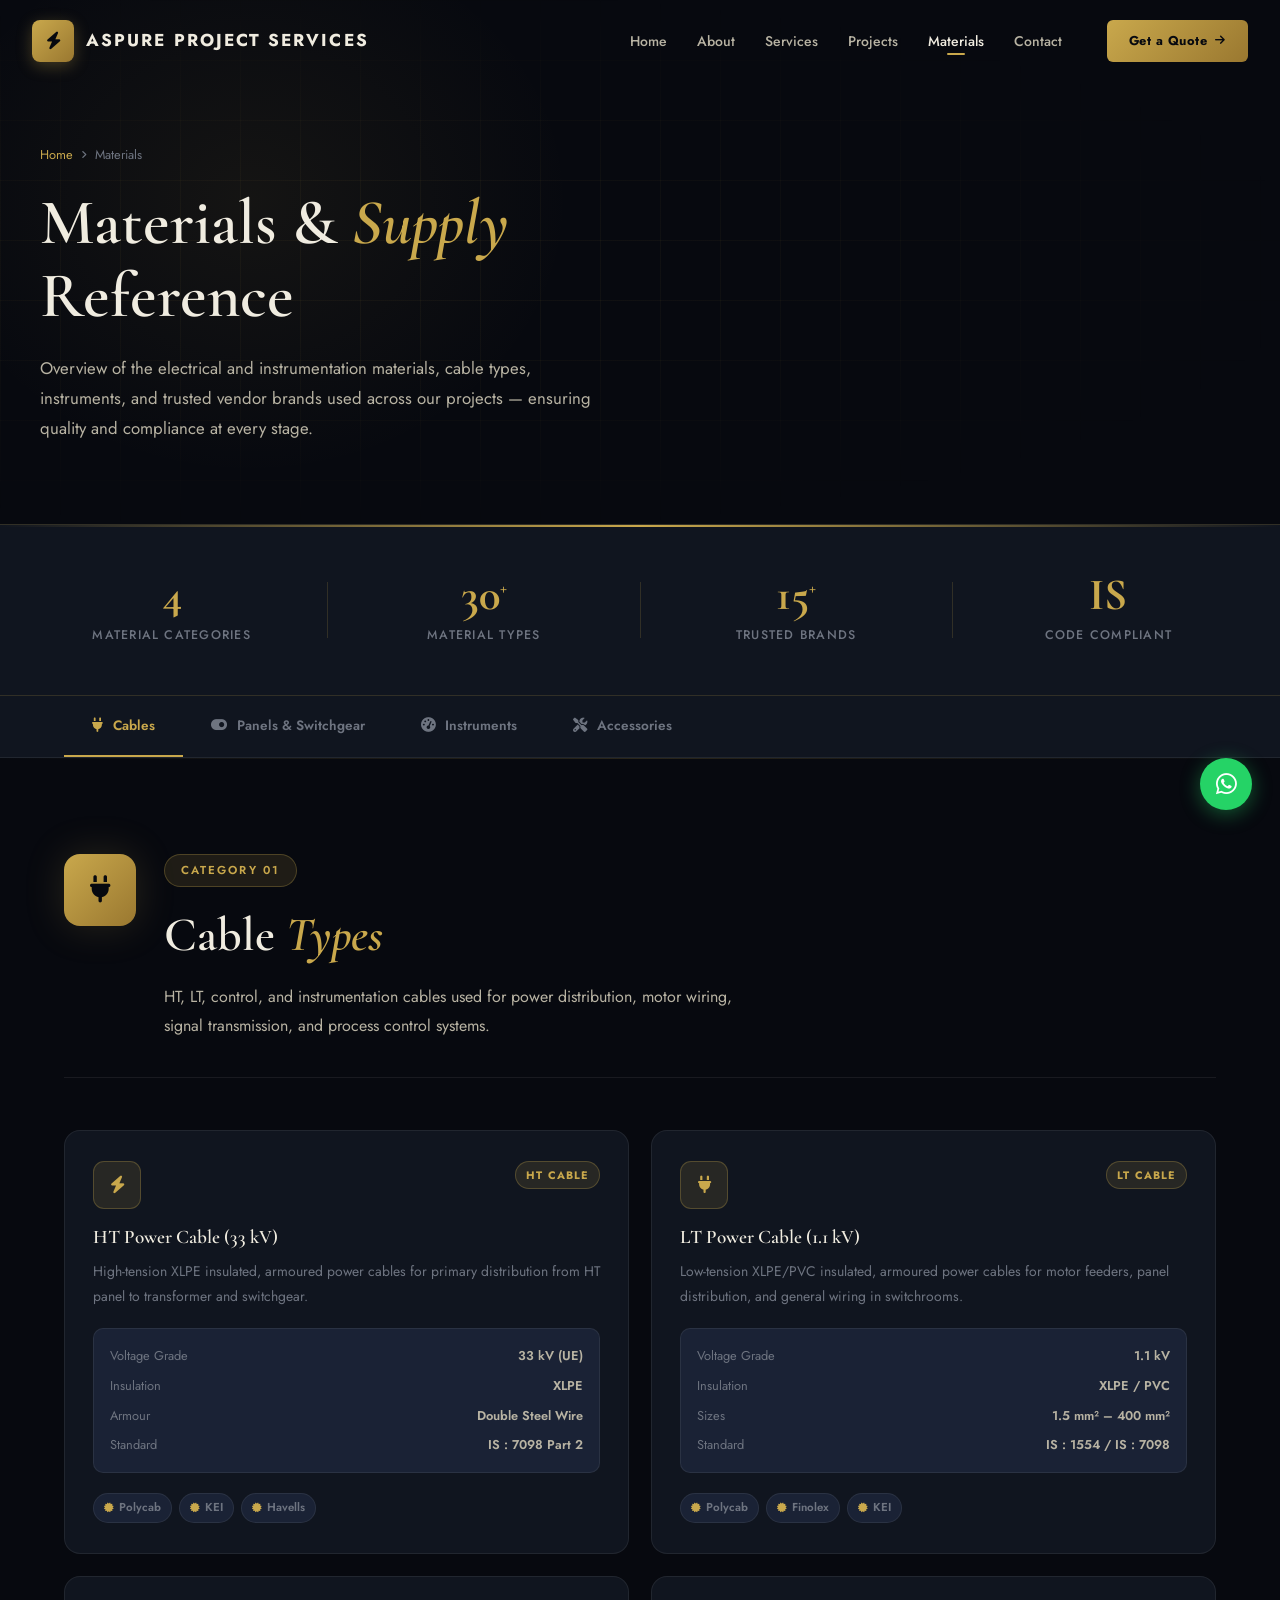
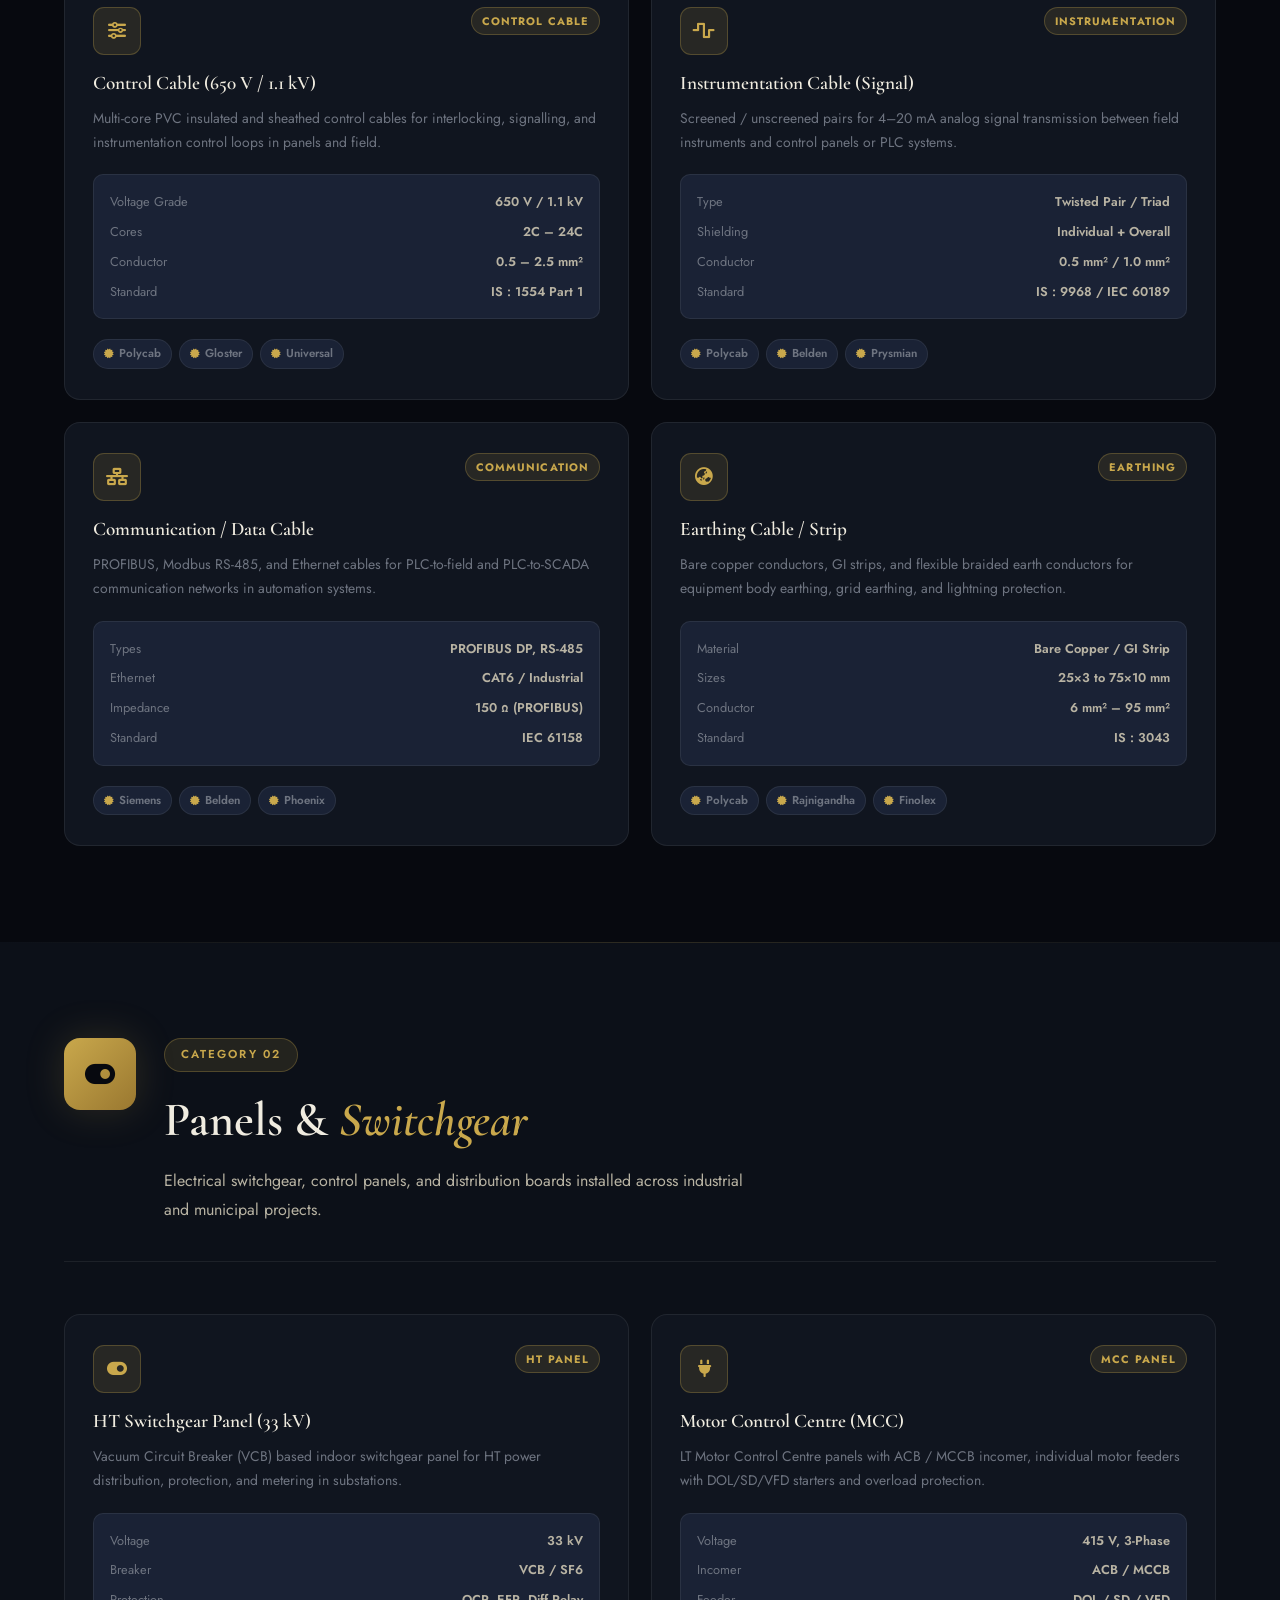
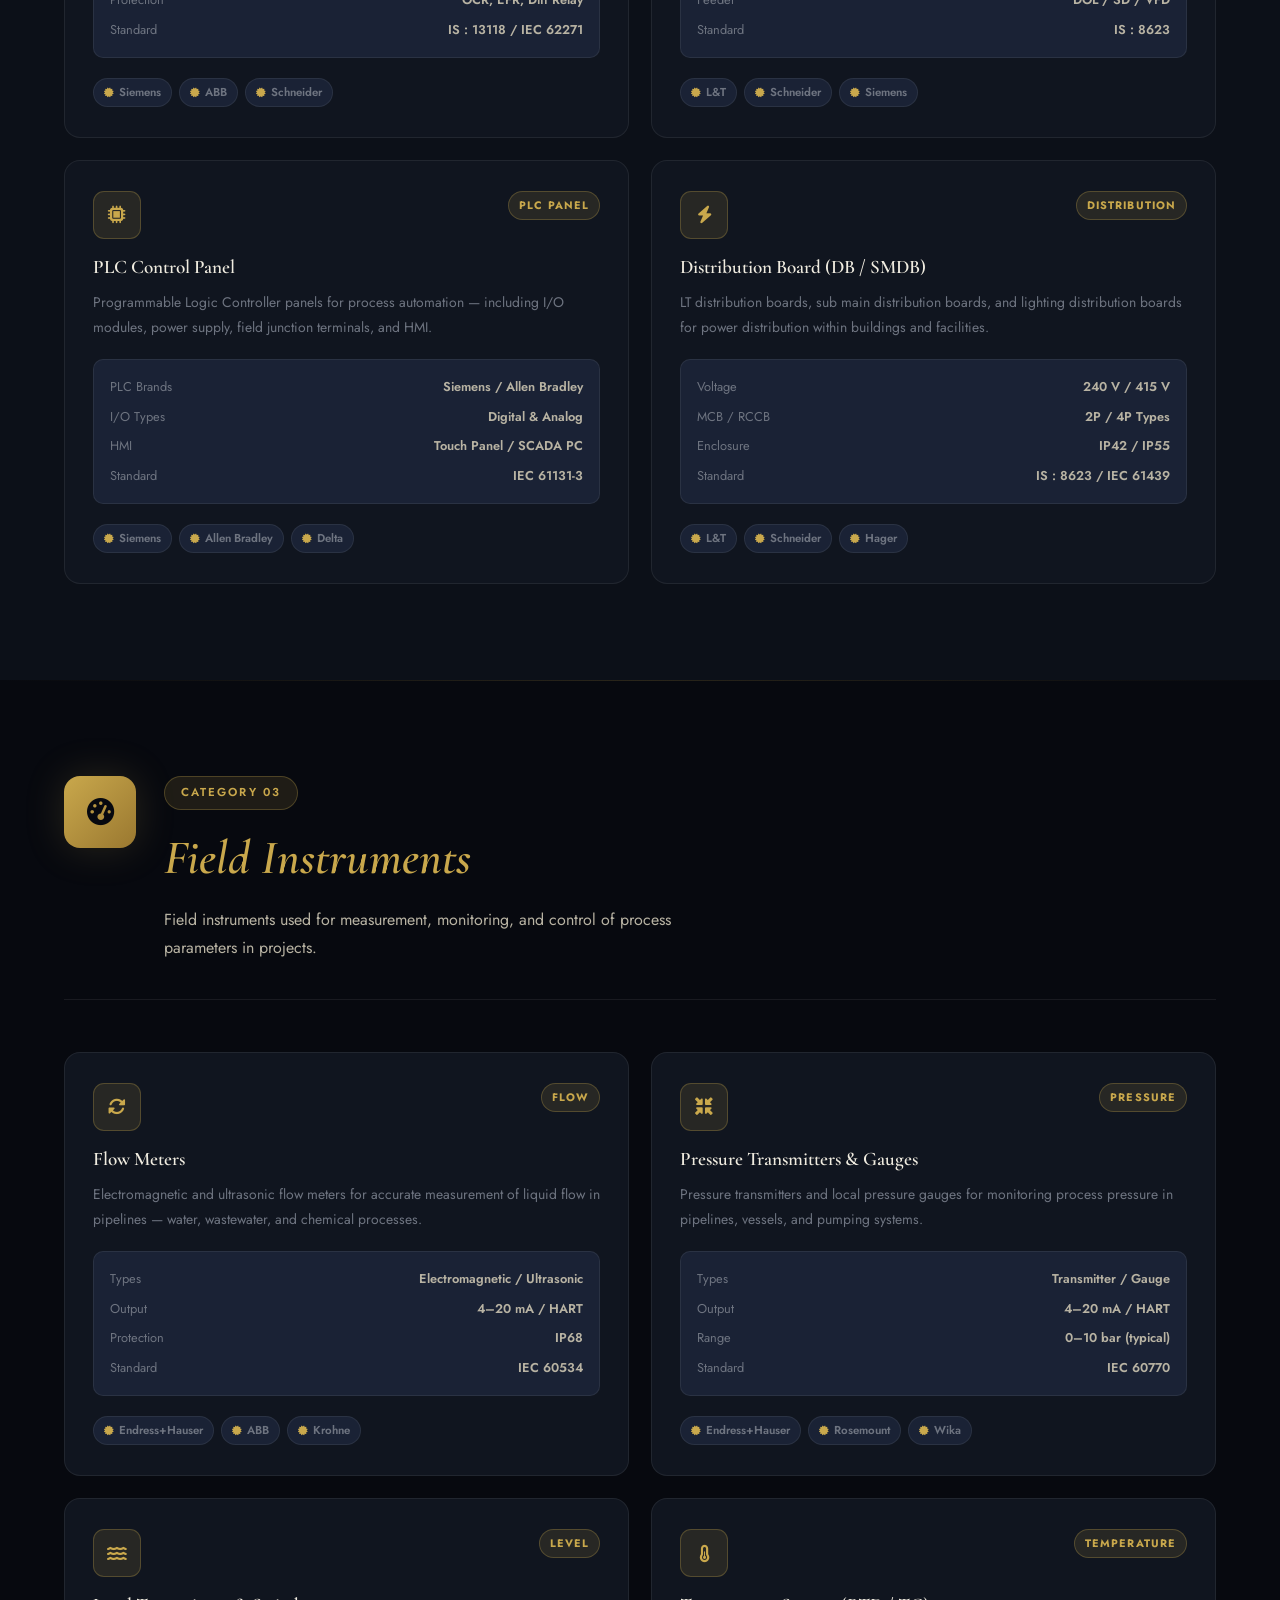
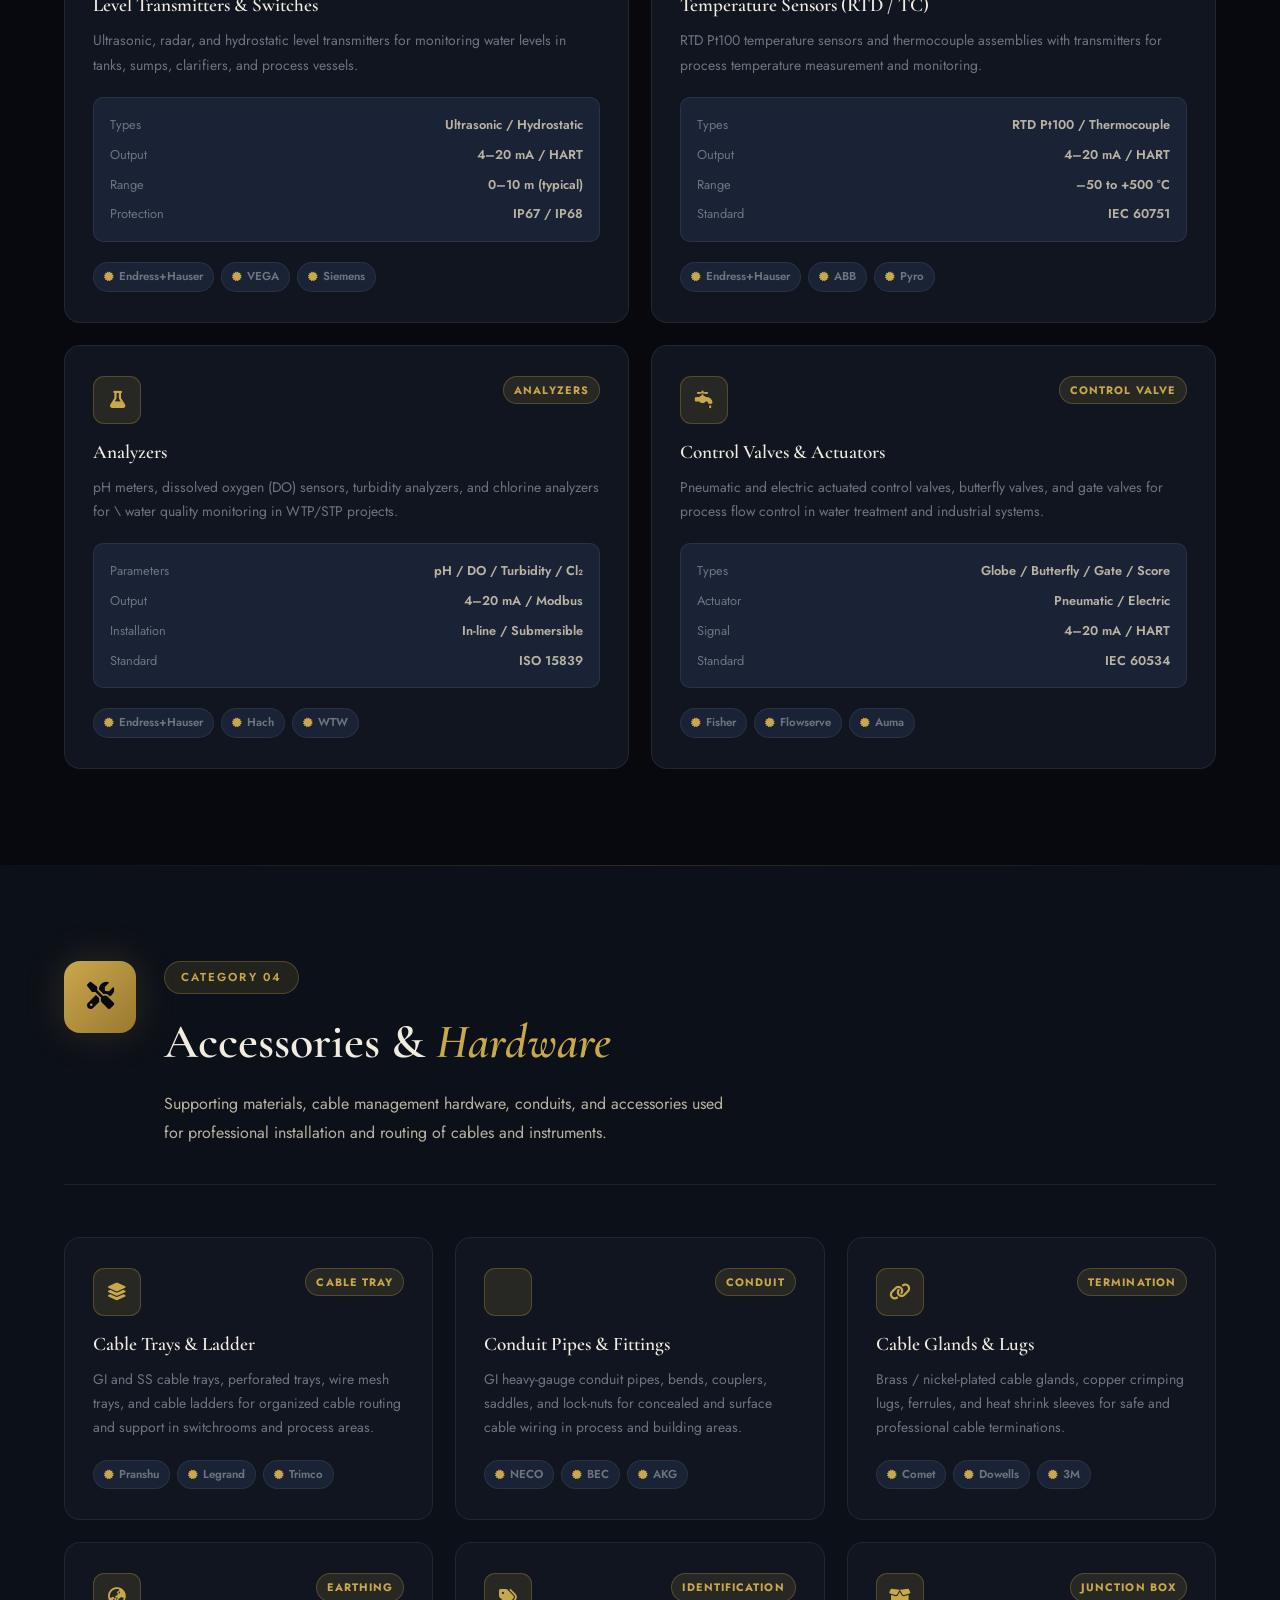
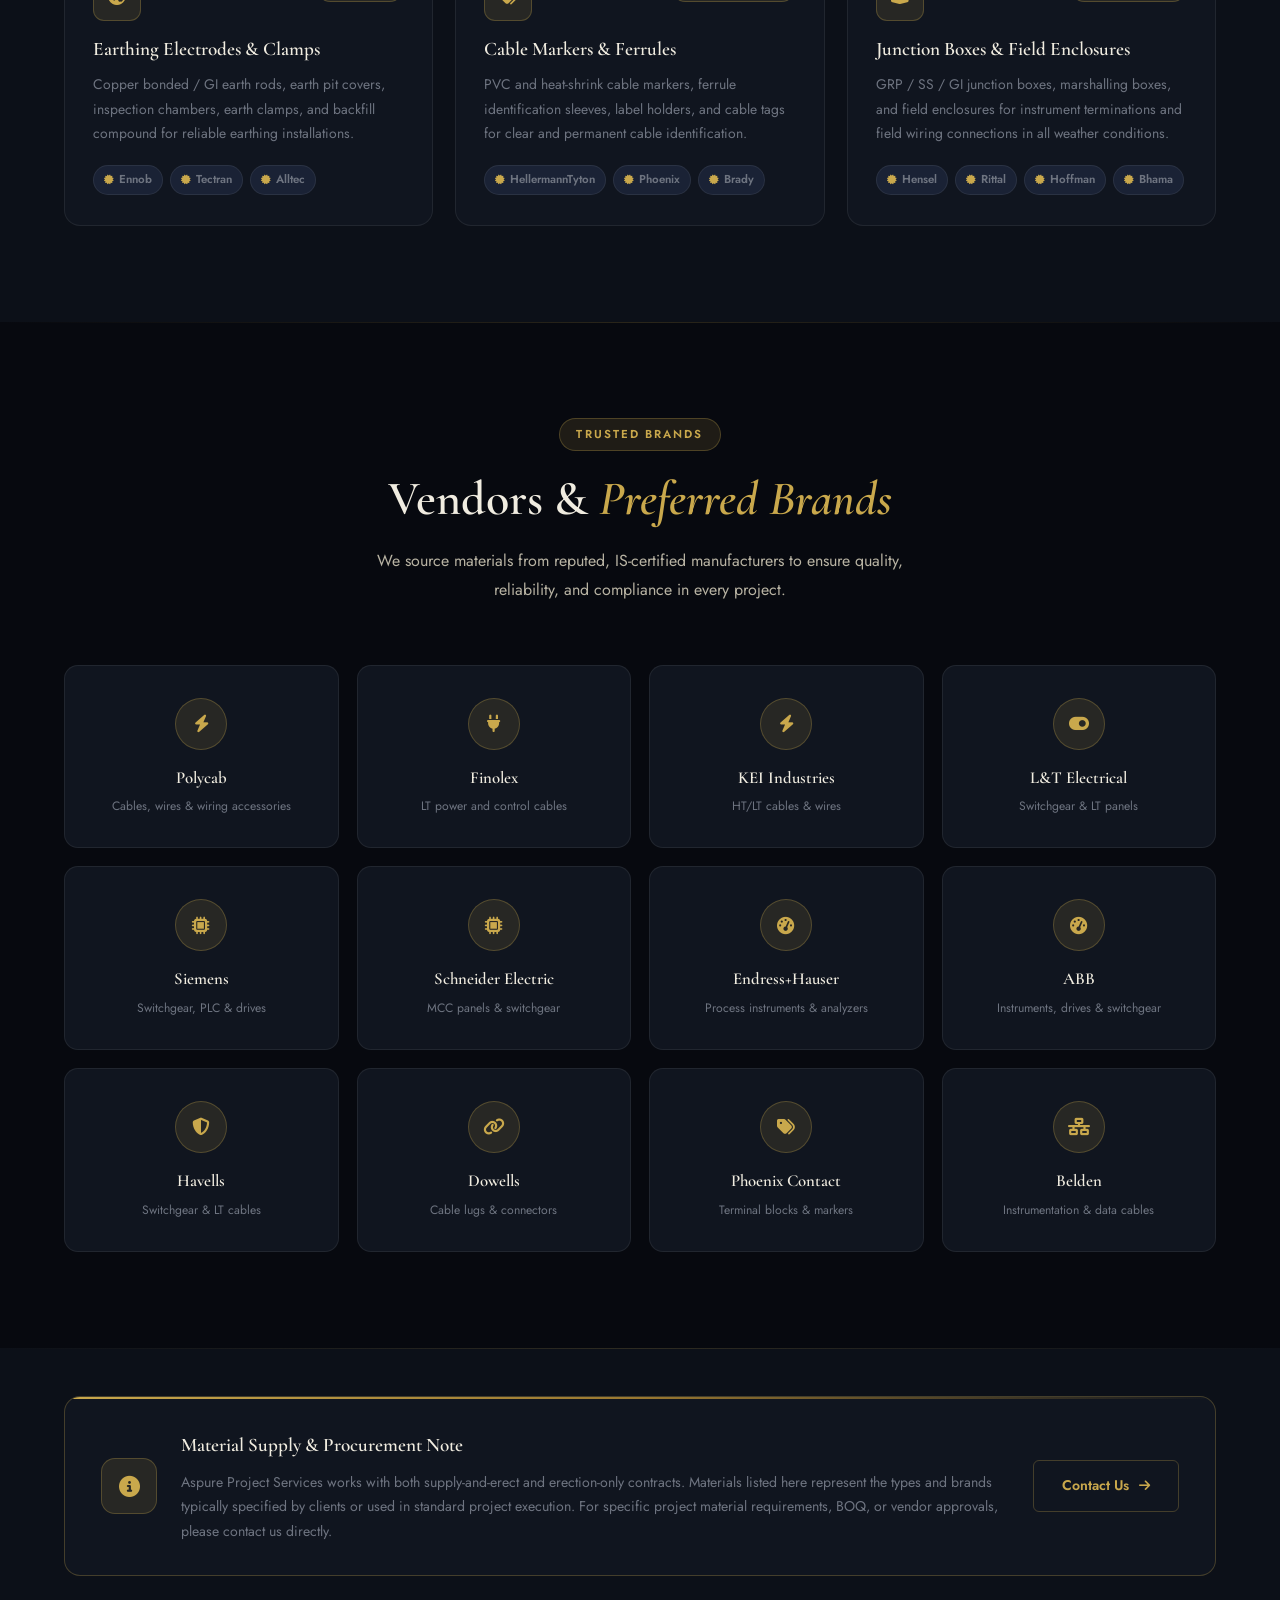
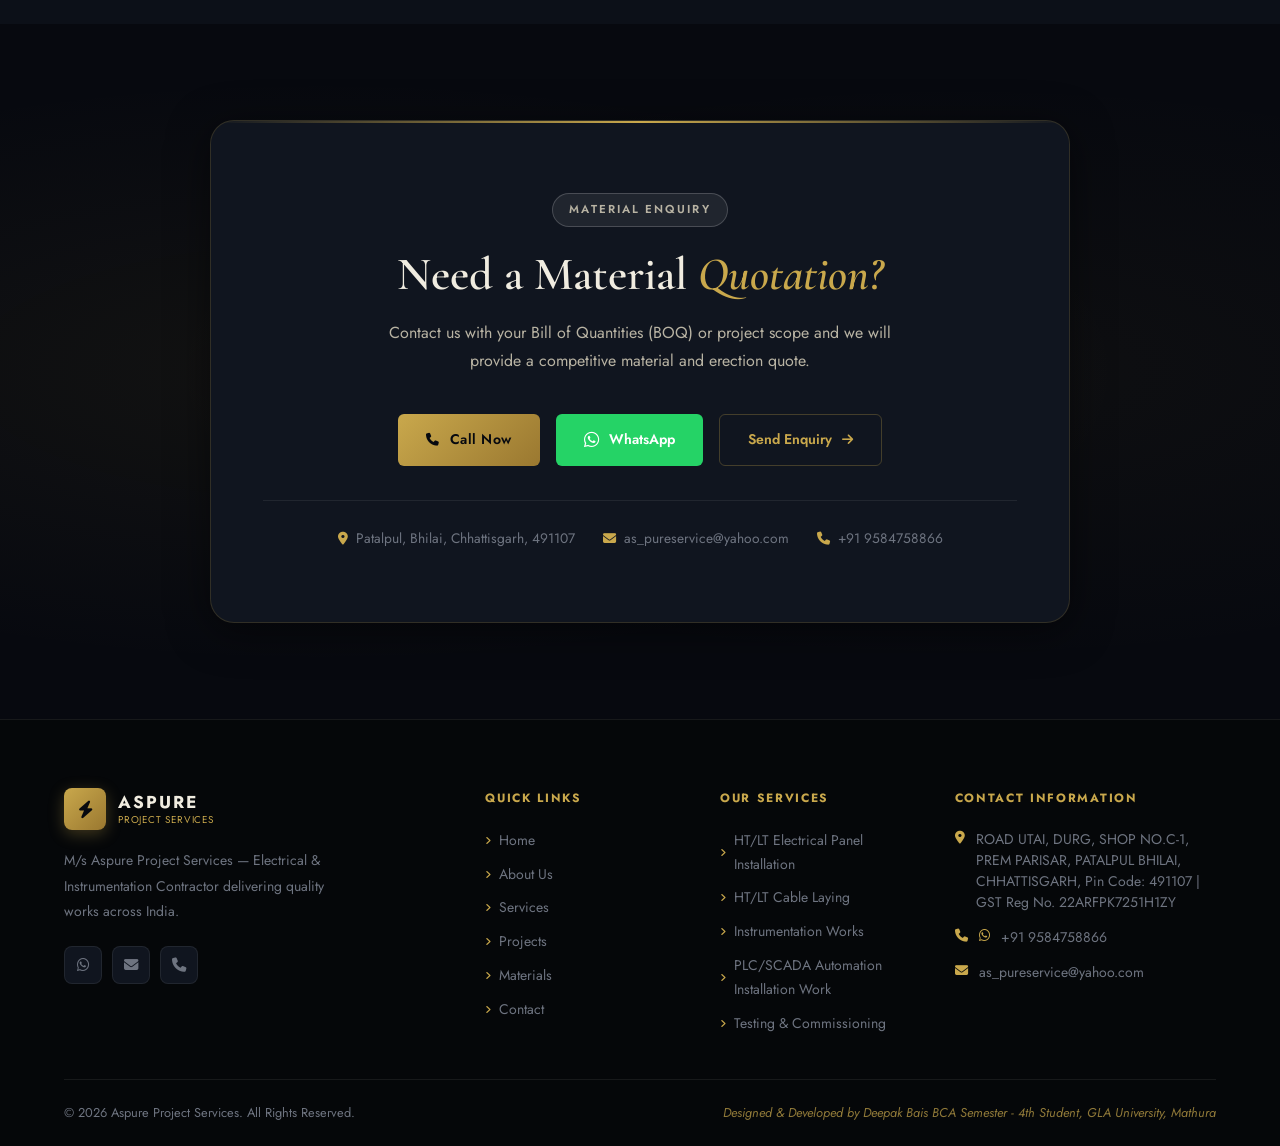
<file: materials.html>
<!DOCTYPE html>
<html lang="en">
<head>
    <meta charset="UTF-8">
    <meta name="viewport" content="width=device-width, initial-scale=1.0">
    <title>Materials | Aspure Project Services</title>
    <meta name="description" content="Electrical & Instrumentation materials used by 
    M/s Aspure Project Services — cables, panels, instruments, vendors and trusted brands for industrial projects.">

    <link rel="preconnect" href="https://fonts.googleapis.com">
    <link rel="preconnect" href="https://fonts.gstatic.com" crossorigin>
    <link href="https://fonts.googleapis.com/css2?family=Cormorant+Garamond:ital,wght@0,400;0,500;0,600;0,700;1,400;1,600&family=Jost:wght@300;400;500;600;700&display=swap" rel="stylesheet">
    <link rel="stylesheet" href="https://cdnjs.cloudflare.com/ajax/libs/font-awesome/6.5.0/css/all.min.css">
    <link rel="stylesheet" href="style.css">
</head>
<body>

<nav class="navbar" id="navbar">
    <div class="nav-con">
        <a href="index.html" class="nav-logo">
            <div class="logo-icon"><i class="fas fa-bolt"></i></div>
            <div class="logo-text">
                <span class="logo-main">ASPURE PROJECT SERVICES</span>
            </div>
        </a>
        <ul class="nav-links" id="navLinks">
            <li><a href="index.html"     class="nav-link">Home</a></li>
            <li><a href="about.html"     class="nav-link">About</a></li>
            <li><a href="services.html"  class="nav-link">Services</a></li>
            <li><a href="projects.html"  class="nav-link">Projects</a></li>
            <li><a href="materials.html" class="nav-link active">Materials</a></li>
            <li><a href="contact.html"   class="nav-link">Contact</a></li>
        </ul>
        <a href="contact.html" class="nav-cta">
            <span>Get a Quote</span>
            <i class="fas fa-arrow-right"></i>
        </a>
        <button class="hamburger" id="hamburger" aria-label="Open Menu">
            <span></span><span></span><span></span>
        </button>
    </div>
</nav>

<section class="page-hero">
    <div class="page-hero-bg">
        <div class="page-hero-grid"></div>
        <div class="page-hero-glow"></div>
    </div>
    <div class="page-hero-con">
        <div class="page-breadcrumb">
            <a href="index.html">Home</a>
            <i class="fas fa-angle-right"></i>
            <span>Materials</span>
        </div>
        <h1 class="page-hero-title">
            Materials &amp; <em>Supply</em><br>Reference
        </h1>
        <p class="page-hero-sub">
            Overview of the electrical and instrumentation materials, cable types,
            instruments, and trusted vendor brands used across our projects —
            ensuring quality and compliance at every stage.
        </p>
    </div>
</section>

<section class="stats-strip">
    <div class="stats-con">
        <div class="stat-item">
            <div class="stat-num">4</div>
            <div class="stat-lbl">Material Categories</div>
        </div>
        <div class="stat-sep"></div>
        <div class="stat-item">
            <div class="stat-num">30<sup>+</sup></div>
            <div class="stat-lbl">Material Types</div>
        </div>
        <div class="stat-sep"></div>
        <div class="stat-item">
            <div class="stat-num">15<sup>+</sup></div>
            <div class="stat-lbl">Trusted Brands</div>
        </div>
        <div class="stat-sep"></div>
        <div class="stat-item">
            <div class="stat-num">IS</div>
            <div class="stat-lbl">Code Compliant</div>
        </div>
    </div>
</section>

<section class="svc-nav-sec">
    <div class="sc">
        <div class="svc-nav-tabs">
            <a href="#cables"        class="svc-nav-tab active-tab"><i class="fas fa-plug"></i><span>Cables</span></a>
            <a href="#panels"        class="svc-nav-tab"><i class="fas fa-toggle-on"></i><span>Panels &amp; Switchgear</span></a>
            <a href="#instruments"   class="svc-nav-tab"><i class="fas fa-gauge-high"></i><span>Instruments</span></a>
            <a href="#accessories"   class="svc-nav-tab"><i class="fas fa-screwdriver-wrench"></i><span>Accessories</span></a>
        </div>
    </div>
</section>

<section class="mat-sec" id="cables">
    <div class="sc">

        <div class="mat-sec-header">
            <div class="mat-sec-icon"><i class="fas fa-plug"></i></div>
            <div>
                <span class="tag">Category 01</span>
                <h2 class="stitle">Cable <em>Types</em></h2>
                <p class="sdesc">HT, LT, control, and instrumentation cables used for power distribution, motor wiring, 
                signal transmission, and process control systems.</p>
            </div>
        </div>

        <div class="mat-grid">

            <!-- Card -->
            <div class="mat-card">
                <div class="mat-card-top">
                    <div class="mat-icon"><i class="fas fa-bolt"></i></div>
                    <span class="mat-cat-tag">HT Cable</span>
                </div>
                <h4>HT Power Cable (33 kV)</h4>
                <p>High-tension XLPE insulated, armoured power cables for primary distribution from HT panel to transformer and switchgear.</p>
                <div class="mat-specs">
                    <div class="mat-spec-row"><span>Voltage Grade</span><strong>33 kV (UE)</strong></div>
                    <div class="mat-spec-row"><span>Insulation</span><strong>XLPE</strong></div>
                    <div class="mat-spec-row"><span>Armour</span><strong>Double Steel Wire</strong></div>
                    <div class="mat-spec-row"><span>Standard</span><strong>IS : 7098 Part 2</strong></div>
                </div>
                <div class="mat-brands">
                    <span class="mat-brand-tag"><i class="fas fa-certificate"></i> Polycab</span>
                    <span class="mat-brand-tag"><i class="fas fa-certificate"></i> KEI</span>
                    <span class="mat-brand-tag"><i class="fas fa-certificate"></i> Havells</span>
                </div>
            </div>

            <div class="mat-card">
                <div class="mat-card-top">
                    <div class="mat-icon"><i class="fas fa-plug"></i></div>
                    <span class="mat-cat-tag">LT Cable</span>
                </div>
                <h4>LT Power Cable (1.1 kV)</h4>
                <p>Low-tension XLPE/PVC insulated, armoured power cables for motor feeders, panel distribution, and general wiring in switchrooms.</p>
                <div class="mat-specs">
                    <div class="mat-spec-row"><span>Voltage Grade</span><strong>1.1 kV</strong></div>
                    <div class="mat-spec-row"><span>Insulation</span><strong>XLPE / PVC</strong></div>
                    <div class="mat-spec-row"><span>Sizes</span><strong>1.5 mm² – 400 mm²</strong></div>
                    <div class="mat-spec-row"><span>Standard</span><strong>IS : 1554 / IS : 7098</strong></div>
                </div>
                <div class="mat-brands">
                    <span class="mat-brand-tag"><i class="fas fa-certificate"></i> Polycab</span>
                    <span class="mat-brand-tag"><i class="fas fa-certificate"></i> Finolex</span>
                    <span class="mat-brand-tag"><i class="fas fa-certificate"></i> KEI</span>
                </div>
            </div>

            <div class="mat-card">
                <div class="mat-card-top">
                    <div class="mat-icon"><i class="fas fa-sliders"></i></div>
                    <span class="mat-cat-tag">Control Cable</span>
                </div>
                <h4>Control Cable (650 V / 1.1 kV)</h4>
                <p>Multi-core PVC insulated and sheathed control cables for interlocking, signalling, and instrumentation control loops in panels and field.</p>
                <div class="mat-specs">
                    <div class="mat-spec-row"><span>Voltage Grade</span><strong>650 V / 1.1 kV</strong></div>
                    <div class="mat-spec-row"><span>Cores</span><strong>2C – 24C</strong></div>
                    <div class="mat-spec-row"><span>Conductor</span><strong>0.5 – 2.5 mm²</strong></div>
                    <div class="mat-spec-row"><span>Standard</span><strong>IS : 1554 Part 1</strong></div>
                </div>
                <div class="mat-brands">
                    <span class="mat-brand-tag"><i class="fas fa-certificate"></i> Polycab</span>
                    <span class="mat-brand-tag"><i class="fas fa-certificate"></i> Gloster</span>
                    <span class="mat-brand-tag"><i class="fas fa-certificate"></i> Universal</span>
                </div>
            </div>

            <div class="mat-card">
                <div class="mat-card-top">
                    <div class="mat-icon"><i class="fas fa-wave-square"></i></div>
                    <span class="mat-cat-tag">Instrumentation</span>
                </div>
                <h4>Instrumentation Cable (Signal)</h4>
                <p>Screened / unscreened pairs for 4–20 mA analog signal transmission between field instruments and control panels or PLC systems.</p>
                <div class="mat-specs">
                    <div class="mat-spec-row"><span>Type</span><strong>Twisted Pair / Triad</strong></div>
                    <div class="mat-spec-row"><span>Shielding</span><strong>Individual + Overall</strong></div>
                    <div class="mat-spec-row"><span>Conductor</span><strong>0.5 mm² / 1.0 mm²</strong></div>
                    <div class="mat-spec-row"><span>Standard</span><strong>IS : 9968 / IEC 60189</strong></div>
                </div>
                <div class="mat-brands">
                    <span class="mat-brand-tag"><i class="fas fa-certificate"></i> Polycab</span>
                    <span class="mat-brand-tag"><i class="fas fa-certificate"></i> Belden</span>
                    <span class="mat-brand-tag"><i class="fas fa-certificate"></i> Prysmian</span>
                </div>
            </div>

            <div class="mat-card">
                <div class="mat-card-top">
                    <div class="mat-icon"><i class="fas fa-network-wired"></i></div>
                    <span class="mat-cat-tag">Communication</span>
                </div>
                <h4>Communication / Data Cable</h4>
                <p>PROFIBUS, Modbus RS-485, and Ethernet cables for PLC-to-field and PLC-to-SCADA communication networks in automation systems.</p>
                <div class="mat-specs">
                    <div class="mat-spec-row"><span>Types</span><strong>PROFIBUS DP, RS-485</strong></div>
                    <div class="mat-spec-row"><span>Ethernet</span><strong>CAT6 / Industrial</strong></div>
                    <div class="mat-spec-row"><span>Impedance</span><strong>150 Ω (PROFIBUS)</strong></div>
                    <div class="mat-spec-row"><span>Standard</span><strong>IEC 61158</strong></div>
                </div>
                <div class="mat-brands">
                    <span class="mat-brand-tag"><i class="fas fa-certificate"></i> Siemens</span>
                    <span class="mat-brand-tag"><i class="fas fa-certificate"></i> Belden</span>
                    <span class="mat-brand-tag"><i class="fas fa-certificate"></i> Phoenix</span>
                </div>
            </div>

            <div class="mat-card">
                <div class="mat-card-top">
                    <div class="mat-icon"><i class="fas fa-earth-asia"></i></div>
                    <span class="mat-cat-tag">Earthing</span>
                </div>
                <h4>Earthing Cable / Strip</h4>
                <p>Bare copper conductors, GI strips, and flexible braided earth conductors for equipment body earthing, grid earthing, and lightning protection.</p>
                <div class="mat-specs">
                    <div class="mat-spec-row"><span>Material</span><strong>Bare Copper / GI Strip</strong></div>
                    <div class="mat-spec-row"><span>Sizes</span><strong>25×3 to 75×10 mm</strong></div>
                    <div class="mat-spec-row"><span>Conductor</span><strong>6 mm² – 95 mm²</strong></div>
                    <div class="mat-spec-row"><span>Standard</span><strong>IS : 3043</strong></div>
                </div>
                <div class="mat-brands">
                    <span class="mat-brand-tag"><i class="fas fa-certificate"></i> Polycab</span>
                    <span class="mat-brand-tag"><i class="fas fa-certificate"></i> Rajnigandha</span>
                    <span class="mat-brand-tag"><i class="fas fa-certificate"></i> Finolex</span>
                </div>
            </div>

        </div>
    </div>
</section>

<section class="mat-sec mat-alt-bg" id="panels">
    <div class="sc">

        <div class="mat-sec-header">
            <div class="mat-sec-icon"><i class="fas fa-toggle-on"></i></div>
            <div>
                <span class="tag">Category 02</span>
                <h2 class="stitle">Panels &amp; <em>Switchgear</em></h2>
                <p class="sdesc">Electrical switchgear, control panels, and distribution boards installed across industrial and municipal projects.</p>
            </div>
        </div>

        <div class="mat-grid">

            <div class="mat-card">
                <div class="mat-card-top">
                    <div class="mat-icon"><i class="fas fa-toggle-on"></i></div>
                    <span class="mat-cat-tag">HT Panel</span>
                </div>
                <h4>HT Switchgear Panel (33 kV)</h4>
                <p>Vacuum Circuit Breaker (VCB) based indoor switchgear panel for HT power distribution, protection, and metering in substations.</p>
                <div class="mat-specs">
                    <div class="mat-spec-row"><span>Voltage</span><strong>33 kV</strong></div>
                    <div class="mat-spec-row"><span>Breaker</span><strong>VCB / SF6</strong></div>
                    <div class="mat-spec-row"><span>Protection</span><strong>OCR, EFR, Diff Relay</strong></div>
                    <div class="mat-spec-row"><span>Standard</span><strong>IS : 13118 / IEC 62271</strong></div>
                </div>
                <div class="mat-brands">
                    <span class="mat-brand-tag"><i class="fas fa-certificate"></i> Siemens</span>
                    <span class="mat-brand-tag"><i class="fas fa-certificate"></i> ABB</span>
                    <span class="mat-brand-tag"><i class="fas fa-certificate"></i> Schneider</span>
                </div>
            </div>

            <div class="mat-card">
                <div class="mat-card-top">
                    <div class="mat-icon"><i class="fas fa-plug"></i></div>
                    <span class="mat-cat-tag">MCC Panel</span>
                </div>
                <h4>Motor Control Centre (MCC)</h4>
                <p>LT Motor Control Centre panels with ACB / MCCB incomer, individual motor feeders with DOL/SD/VFD starters and overload protection.</p>
                <div class="mat-specs">
                    <div class="mat-spec-row"><span>Voltage</span><strong>415 V, 3-Phase</strong></div>
                    <div class="mat-spec-row"><span>Incomer</span><strong>ACB / MCCB</strong></div>
                    <div class="mat-spec-row"><span>Feeder</span><strong>DOL / SD / VFD</strong></div>
                    <div class="mat-spec-row"><span>Standard</span><strong>IS : 8623</strong></div>
                </div>
                <div class="mat-brands">
                    <span class="mat-brand-tag"><i class="fas fa-certificate"></i> L&amp;T</span>
                    <span class="mat-brand-tag"><i class="fas fa-certificate"></i> Schneider</span>
                    <span class="mat-brand-tag"><i class="fas fa-certificate"></i> Siemens</span>
                </div>
            </div>

            <div class="mat-card">
                <div class="mat-card-top">
                    <div class="mat-icon"><i class="fas fa-microchip"></i></div>
                    <span class="mat-cat-tag">PLC Panel</span>
                </div>
                <h4>PLC Control Panel</h4>
                <p>Programmable Logic Controller panels for process automation — including I/O modules, power supply, field junction terminals, and HMI.</p>
                <div class="mat-specs">
                    <div class="mat-spec-row"><span>PLC Brands</span><strong>Siemens / Allen Bradley</strong></div>
                    <div class="mat-spec-row"><span>I/O Types</span><strong>Digital &amp; Analog</strong></div>
                    <div class="mat-spec-row"><span>HMI</span><strong>Touch Panel / SCADA PC</strong></div>
                    <div class="mat-spec-row"><span>Standard</span><strong>IEC 61131-3</strong></div>
                </div>
                <div class="mat-brands">
                    <span class="mat-brand-tag"><i class="fas fa-certificate"></i> Siemens</span>
                    <span class="mat-brand-tag"><i class="fas fa-certificate"></i> Allen Bradley</span>
                    <span class="mat-brand-tag"><i class="fas fa-certificate"></i> Delta</span>
                </div>
            </div>

            <div class="mat-card">
                <div class="mat-card-top">
                    <div class="mat-icon"><i class="fas fa-bolt"></i></div>
                    <span class="mat-cat-tag">Distribution</span>
                </div>
                <h4>Distribution Board (DB / SMDB)</h4>
                <p>LT distribution boards, sub main distribution boards, and lighting distribution boards for power distribution within buildings and facilities.</p>
                <div class="mat-specs">
                    <div class="mat-spec-row"><span>Voltage</span><strong>240 V / 415 V</strong></div>
                    <div class="mat-spec-row"><span>MCB / RCCB</span><strong>2P / 4P Types</strong></div>
                    <div class="mat-spec-row"><span>Enclosure</span><strong>IP42 / IP55</strong></div>
                    <div class="mat-spec-row"><span>Standard</span><strong>IS : 8623 / IEC 61439</strong></div>
                </div>
                <div class="mat-brands">
                    <span class="mat-brand-tag"><i class="fas fa-certificate"></i> L&amp;T</span>
                    <span class="mat-brand-tag"><i class="fas fa-certificate"></i> Schneider</span>
                    <span class="mat-brand-tag"><i class="fas fa-certificate"></i> Hager</span>
                </div>
            </div>

        </div>
    </div>
</section>

<section class="mat-sec" id="instruments">
    <div class="sc">

        <div class="mat-sec-header">
            <div class="mat-sec-icon"><i class="fas fa-gauge-high"></i></div>
            <div>
                <span class="tag">Category 03</span>
                <h2 class="stitle"><em>Field Instruments</em></h2>
                <p class="sdesc">Field instruments used for measurement, monitoring, and control of process parameters 
                    in projects.</p>
            </div>
        </div>

        <div class="mat-grid">

            <div class="mat-card">
                <div class="mat-card-top">
                    <div class="mat-icon"><i class="fas fa-rotate"></i></div>
                    <span class="mat-cat-tag">Flow</span>
                </div>
                <h4>Flow Meters</h4>
                <p>Electromagnetic and ultrasonic flow meters for accurate measurement of liquid flow in pipelines — water, wastewater, and chemical processes.</p>
                <div class="mat-specs">
                    <div class="mat-spec-row"><span>Types</span><strong>Electromagnetic / Ultrasonic</strong></div>
                    <div class="mat-spec-row"><span>Output</span><strong>4–20 mA / HART</strong></div>
                    <div class="mat-spec-row"><span>Protection</span><strong>IP68</strong></div>
                    <div class="mat-spec-row"><span>Standard</span><strong>IEC 60534</strong></div>
                </div>
                <div class="mat-brands">
                    <span class="mat-brand-tag"><i class="fas fa-certificate"></i> Endress+Hauser</span>
                    <span class="mat-brand-tag"><i class="fas fa-certificate"></i> ABB</span>
                    <span class="mat-brand-tag"><i class="fas fa-certificate"></i> Krohne</span>
                </div>
            </div>

            <div class="mat-card">
                <div class="mat-card-top">
                    <div class="mat-icon"><i class="fas fa-compress-arrows-alt"></i></div>
                    <span class="mat-cat-tag">Pressure</span>
                </div>
                <h4>Pressure Transmitters &amp; Gauges</h4>
                <p>Pressure transmitters and local pressure gauges for monitoring process pressure in pipelines, vessels, and pumping systems.</p>
                <div class="mat-specs">
                    <div class="mat-spec-row"><span>Types</span><strong>Transmitter / Gauge</strong></div>
                    <div class="mat-spec-row"><span>Output</span><strong>4–20 mA / HART</strong></div>
                    <div class="mat-spec-row"><span>Range</span><strong>0–10 bar (typical)</strong></div>
                    <div class="mat-spec-row"><span>Standard</span><strong>IEC 60770</strong></div>
                </div>
                <div class="mat-brands">
                    <span class="mat-brand-tag"><i class="fas fa-certificate"></i> Endress+Hauser</span>
                    <span class="mat-brand-tag"><i class="fas fa-certificate"></i> Rosemount</span>
                    <span class="mat-brand-tag"><i class="fas fa-certificate"></i> Wika</span>
                </div>
            </div>

            <div class="mat-card">
                <div class="mat-card-top">
                    <div class="mat-icon"><i class="fas fa-water"></i></div>
                    <span class="mat-cat-tag">Level</span>
                </div>
                <h4>Level Transmitters &amp; Switches</h4>
                <p>Ultrasonic, radar, and hydrostatic level transmitters for monitoring water levels in tanks, sumps, clarifiers, and process vessels.</p>
                <div class="mat-specs">
                    <div class="mat-spec-row"><span>Types</span><strong>Ultrasonic / Hydrostatic</strong></div>
                    <div class="mat-spec-row"><span>Output</span><strong>4–20 mA / HART</strong></div>
                    <div class="mat-spec-row"><span>Range</span><strong>0–10 m (typical)</strong></div>
                    <div class="mat-spec-row"><span>Protection</span><strong>IP67 / IP68</strong></div>
                </div>
                <div class="mat-brands">
                    <span class="mat-brand-tag"><i class="fas fa-certificate"></i> Endress+Hauser</span>
                    <span class="mat-brand-tag"><i class="fas fa-certificate"></i> VEGA</span>
                    <span class="mat-brand-tag"><i class="fas fa-certificate"></i> Siemens</span>
                </div>
            </div>

            <div class="mat-card">
                <div class="mat-card-top">
                    <div class="mat-icon"><i class="fas fa-temperature-half"></i></div>
                    <span class="mat-cat-tag">Temperature</span>
                </div>
                <h4>Temperature Sensors (RTD / TC)</h4>
                <p>RTD Pt100 temperature sensors and thermocouple assemblies with transmitters for process temperature measurement and monitoring.</p>
                <div class="mat-specs">
                    <div class="mat-spec-row"><span>Types</span><strong>RTD Pt100 / Thermocouple</strong></div>
                    <div class="mat-spec-row"><span>Output</span><strong>4–20 mA / HART</strong></div>
                    <div class="mat-spec-row"><span>Range</span><strong>–50 to +500 °C</strong></div>
                    <div class="mat-spec-row"><span>Standard</span><strong>IEC 60751</strong></div>
                </div>
                <div class="mat-brands">
                    <span class="mat-brand-tag"><i class="fas fa-certificate"></i> Endress+Hauser</span>
                    <span class="mat-brand-tag"><i class="fas fa-certificate"></i> ABB</span>
                    <span class="mat-brand-tag"><i class="fas fa-certificate"></i> Pyro</span>
                </div>
            </div>

            <div class="mat-card">
                <div class="mat-card-top">
                    <div class="mat-icon"><i class="fas fa-flask"></i></div>
                    <span class="mat-cat-tag">Analyzers</span>
                </div>
                <h4>Analyzers</h4>
                <p>pH meters, dissolved oxygen (DO) sensors, turbidity analyzers, and chlorine analyzers for \
                    water quality monitoring in WTP/STP projects.</p>
                <div class="mat-specs">
                    <div class="mat-spec-row"><span>Parameters</span><strong>pH / DO / Turbidity / Cl₂</strong></div>
                    <div class="mat-spec-row"><span>Output</span><strong>4–20 mA / Modbus</strong></div>
                    <div class="mat-spec-row"><span>Installation</span><strong>In-line / Submersible</strong></div>
                    <div class="mat-spec-row"><span>Standard</span><strong>ISO 15839</strong></div>
                </div>
                <div class="mat-brands">
                    <span class="mat-brand-tag"><i class="fas fa-certificate"></i> Endress+Hauser</span>
                    <span class="mat-brand-tag"><i class="fas fa-certificate"></i> Hach</span>
                    <span class="mat-brand-tag"><i class="fas fa-certificate"></i> WTW</span>
                </div>
            </div>

            <div class="mat-card">
                <div class="mat-card-top">
                    <div class="mat-icon"><i class="fas fa-faucet-drip"></i></div>
                    <span class="mat-cat-tag">Control Valve</span>
                </div>
                <h4>Control Valves &amp; Actuators</h4>
                <p>Pneumatic and electric actuated control valves, butterfly valves, and gate valves for process flow control in water treatment and industrial systems.</p>
                <div class="mat-specs">
                    <div class="mat-spec-row"><span>Types</span><strong>Globe / Butterfly / Gate / Score</strong></div>
                    <div class="mat-spec-row"><span>Actuator</span><strong>Pneumatic / Electric</strong></div>
                    <div class="mat-spec-row"><span>Signal</span><strong>4–20 mA / HART</strong></div>
                    <div class="mat-spec-row"><span>Standard</span><strong>IEC 60534</strong></div>
                </div>
                <div class="mat-brands">
                    <span class="mat-brand-tag"><i class="fas fa-certificate"></i> Fisher</span>
                    <span class="mat-brand-tag"><i class="fas fa-certificate"></i> Flowserve</span>
                    <span class="mat-brand-tag"><i class="fas fa-certificate"></i> Auma</span>
                </div>
            </div>

        </div>
    </div>
</section>

<section class="mat-sec mat-alt-bg" id="accessories">
    <div class="sc">

        <div class="mat-sec-header">
            <div class="mat-sec-icon"><i class="fas fa-screwdriver-wrench"></i></div>
            <div>
                <span class="tag">Category 04</span>
                <h2 class="stitle">Accessories &amp; <em>Hardware</em></h2>
                <p class="sdesc">Supporting materials, cable management hardware, conduits, and accessories used for professional installation and routing of cables and instruments.</p>
            </div>
        </div>

        <div class="mat-grid mat-grid-3">

            <div class="mat-card">
                <div class="mat-card-top">
                    <div class="mat-icon"><i class="fas fa-layer-group"></i></div>
                    <span class="mat-cat-tag">Cable Tray</span>
                </div>
                <h4>Cable Trays &amp; Ladder</h4>
                <p>GI and SS cable trays, perforated trays, wire mesh trays, and cable ladders for organized cable routing and support in switchrooms and process areas.</p>
                <div class="mat-brands">
                    <span class="mat-brand-tag"><i class="fas fa-certificate"></i> Pranshu</span>
                    <span class="mat-brand-tag"><i class="fas fa-certificate"></i> Legrand</span>
                    <span class="mat-brand-tag"><i class="fas fa-certificate"></i> Trimco</span>
                </div>
            </div>

            <div class="mat-card">
                <div class="mat-card-top">
                    <div class="mat-icon"><i class="fas fa-pipe-circle-check"></i></div>
                    <span class="mat-cat-tag">Conduit</span>
                </div>
                <h4>Conduit Pipes &amp; Fittings</h4>
                <p>GI heavy-gauge conduit pipes, bends, couplers, saddles, and lock-nuts for concealed and surface cable wiring in process and building areas.</p>
                <div class="mat-brands">
                    <span class="mat-brand-tag"><i class="fas fa-certificate"></i> NECO</span>
                    <span class="mat-brand-tag"><i class="fas fa-certificate"></i> BEC</span>
                    <span class="mat-brand-tag"><i class="fas fa-certificate"></i> AKG</span>
                </div>
            </div>

            <div class="mat-card">
                <div class="mat-card-top">
                    <div class="mat-icon"><i class="fas fa-link"></i></div>
                    <span class="mat-cat-tag">Termination</span>
                </div>
                <h4>Cable Glands &amp; Lugs</h4>
                <p>Brass / nickel-plated cable glands, copper crimping lugs, ferrules, and heat shrink sleeves for safe and professional cable terminations.</p>
                <div class="mat-brands">
                    <span class="mat-brand-tag"><i class="fas fa-certificate"></i> Comet</span>
                    <span class="mat-brand-tag"><i class="fas fa-certificate"></i> Dowells</span>
                    <span class="mat-brand-tag"><i class="fas fa-certificate"></i>3M</span>
                </div>
            </div>

            <div class="mat-card">
                <div class="mat-card-top">
                    <div class="mat-icon"><i class="fas fa-earth-asia"></i></div>
                    <span class="mat-cat-tag">Earthing</span>
                </div>
                <h4>Earthing Electrodes &amp; Clamps</h4>
                <p>Copper bonded / GI earth rods, earth pit covers, inspection chambers, earth clamps, and backfill compound for reliable earthing installations.</p>
                <div class="mat-brands">
                    <span class="mat-brand-tag"><i class="fas fa-certificate"></i> Ennob</span>
                    <span class="mat-brand-tag"><i class="fas fa-certificate"></i> Tectran</span>
                    <span class="mat-brand-tag"><i class="fas fa-certificate"></i> Alltec</span>
                </div>
            </div>

            <div class="mat-card">
                <div class="mat-card-top">
                    <div class="mat-icon"><i class="fas fa-tags"></i></div>
                    <span class="mat-cat-tag">Identification</span>
                </div>
                <h4>Cable Markers &amp; Ferrules</h4>
                <p>PVC and heat-shrink cable markers, ferrule identification sleeves, label holders, and cable tags for clear and permanent cable identification.</p>
                <div class="mat-brands">
                    <span class="mat-brand-tag"><i class="fas fa-certificate"></i> HellermannTyton</span>
                    <span class="mat-brand-tag"><i class="fas fa-certificate"></i> Phoenix</span>
                    <span class="mat-brand-tag"><i class="fas fa-certificate"></i> Brady</span>
                </div>
            </div>

            <div class="mat-card">
                <div class="mat-card-top">
                    <div class="mat-icon"><i class="fas fa-box-open"></i></div>
                    <span class="mat-cat-tag">Junction Box</span>
                </div>
                <h4>Junction Boxes &amp; Field Enclosures</h4>
                <p>GRP / SS / GI junction boxes, marshalling boxes, and field enclosures for instrument terminations and field wiring connections in all weather conditions.</p>
                <div class="mat-brands">
                    <span class="mat-brand-tag"><i class="fas fa-certificate"></i> Hensel</span>
                    <span class="mat-brand-tag"><i class="fas fa-certificate"></i> Rittal</span>
                    <span class="mat-brand-tag"><i class="fas fa-certificate"></i> Hoffman</span>
                    <span class="mat-brand-tag"><i class="fas fa-certificate"></i> Bhama</span>
                </div>
            </div>

        </div>
    </div>
</section>

<section class="brands-sec">
    <div class="sc">
        <div class="sh ctr">
            <span class="tag">Trusted Brands</span>
            <h2 class="stitle">Vendors &amp; <em>Preferred Brands</em></h2>
            <p class="sdesc">We source materials from reputed, IS-certified manufacturers to ensure quality, reliability, and compliance in every project.</p>
        </div>

        <div class="brands-grid">

            <div class="brand-card">
                <div class="brand-icon"><i class="fas fa-bolt"></i></div>
                <h5>Polycab</h5>
                <p>Cables, wires &amp; wiring accessories</p>
            </div>
            <div class="brand-card">
                <div class="brand-icon"><i class="fas fa-plug"></i></div>
                <h5>Finolex</h5>
                <p>LT power and control cables</p>
            </div>
            <div class="brand-card">
                <div class="brand-icon"><i class="fas fa-bolt"></i></div>
                <h5>KEI Industries</h5>
                <p>HT/LT cables &amp; wires</p>
            </div>
            <div class="brand-card">
                <div class="brand-icon"><i class="fas fa-toggle-on"></i></div>
                <h5>L&amp;T Electrical</h5>
                <p>Switchgear &amp; LT panels</p>
            </div>
            <div class="brand-card">
                <div class="brand-icon"><i class="fas fa-microchip"></i></div>
                <h5>Siemens</h5>
                <p>Switchgear, PLC &amp; drives</p>
            </div>
            <div class="brand-card">
                <div class="brand-icon"><i class="fas fa-microchip"></i></div>
                <h5>Schneider Electric</h5>
                <p>MCC panels &amp; switchgear</p>
            </div>
            <div class="brand-card">
                <div class="brand-icon"><i class="fas fa-gauge-high"></i></div>
                <h5>Endress+Hauser</h5>
                <p>Process instruments &amp; analyzers</p>
            </div>
            <div class="brand-card">
                <div class="brand-icon"><i class="fas fa-gauge-high"></i></div>
                <h5>ABB</h5>
                <p>Instruments, drives &amp; switchgear</p>
            </div>
            <div class="brand-card">
                <div class="brand-icon"><i class="fas fa-shield-halved"></i></div>
                <h5>Havells</h5>
                <p>Switchgear &amp; LT cables</p>
            </div>
            <div class="brand-card">
                <div class="brand-icon"><i class="fas fa-link"></i></div>
                <h5>Dowells</h5>
                <p>Cable lugs &amp; connectors</p>
            </div>
            <div class="brand-card">
                <div class="brand-icon"><i class="fas fa-tags"></i></div>
                <h5>Phoenix Contact</h5>
                <p>Terminal blocks &amp; markers</p>
            </div>
            <div class="brand-card">
                <div class="brand-icon"><i class="fas fa-network-wired"></i></div>
                <h5>Belden</h5>
                <p>Instrumentation &amp; data cables</p>
            </div>

        </div>
    </div>
</section>

<section class="mat-note-sec">
    <div class="sc">
        <div class="mat-note-box">
            <div class="mat-note-icon"><i class="fas fa-info-circle"></i></div>
            <div class="mat-note-content">
                <h4>Material Supply &amp; Procurement Note</h4>
                <p>
                    Aspure Project Services works with both supply-and-erect and
                    erection-only contracts. Materials listed here represent the types
                    and brands typically specified by clients or used in standard
                    project execution. For specific project material requirements,
                    BOQ, or vendor approvals, please contact us directly.
                </p>
            </div>
            <a href="contact.html" class="btn-og">
                <span>Contact Us</span>
                <i class="fas fa-arrow-right"></i>
            </a>
        </div>
    </div>
</section>

<section class="cta-sec">
    <div class="cta-wrap">
        <div class="cta-box">
            <span class="tag tag-light">Material Enquiry</span>
            <h2 class="cta-title">Need a Material <em>Quotation?</em></h2>
            <p class="cta-desc">
                Contact us with your Bill of Quantities (BOQ) or project scope
                and we will provide a competitive material and erection quote.
            </p>
            <div class="cta-btns">
                <a href="tel:+919584758866" class="btn-g">
                    <i class="fas fa-phone"></i>
                    <span>Call Now</span>
                </a>
                <a href="https://wa.me/919584758866" class="btn-wa-cta" target="_blank">
                    <i class="fab fa-whatsapp"></i>
                    <span>WhatsApp</span>
                </a>
                <a href="contact.html" class="btn-og">
                    <span>Send Enquiry</span>
                    <i class="fas fa-arrow-right"></i>
                </a>
            </div>
            <div class="cta-info">
                <div class="cta-info-item"><i class="fas fa-map-marker-alt"></i><span>Patalpul, Bhilai, Chhattisgarh, 491107</span></div>
                <div class="cta-info-item"><i class="fas fa-envelope"></i><span>as_pureservice@yahoo.com</span></div>
                <div class="cta-info-item"><i class="fas fa-phone"></i><span>+91 9584758866</span></div>
            </div>
        </div>
    </div>
</section>


<!-- ========================================================
     FOOTER
======================================================== -->
<footer class="footer">
    <div class="footer-con">
        <div class="footer-top">
            <div class="footer-brand">
                <a href="index.html" class="nav-logo">
                    <div class="logo-icon"><i class="fas fa-bolt"></i></div>
                    <div class="logo-text">
                        <span class="logo-main">ASPURE</span>
                        <span class="logo-sub">Project Services</span>
                    </div>
                </a>
                <p>M/s Aspure Project Services — Electrical &amp; Instrumentation Contractor delivering quality works across India.</p>
                <div class="footer-social">
                    <a href="https://wa.me/919584758866" class="soc-btn" target="_blank"><i class="fab fa-whatsapp"></i></a>
                    <a href="mailto:as_pureservice@yahoo.com" class="soc-btn"><i class="fas fa-envelope"></i></a>
                    <a href="tel:+919584758866" class="soc-btn"><i class="fas fa-phone"></i></a>
                </div>
            </div>
            <div class="footer-col">
                <h5>Quick Links</h5>
                <ul class="flinks">
                    <li><a href="index.html"><i class="fas fa-angle-right"></i> Home</a></li>
                    <li><a href="about.html"><i class="fas fa-angle-right"></i> About Us</a></li>
                    <li><a href="services.html"><i class="fas fa-angle-right"></i> Services</a></li>
                    <li><a href="projects.html"><i class="fas fa-angle-right"></i> Projects</a></li>
                    <li><a href="materials.html"><i class="fas fa-angle-right"></i> Materials</a></li>
                    <li><a href="contact.html"><i class="fas fa-angle-right"></i> Contact</a></li>
                </ul>
            </div>

            <div class="footer-col">
                <h5>Our Services</h5>
                <ul class="flinks">
                    <li><a href="services.html"><i class="fas fa-angle-right"></i> HT/LT Electrical Panel Installation</a></li>
                    <li><a href="services.html"><i class="fas fa-angle-right"></i> HT/LT Cable Laying</a></li>
                    <li><a href="services.html"><i class="fas fa-angle-right"></i> Instrumentation Works</a></li>
                    <li><a href="services.html"><i class="fas fa-angle-right"></i> PLC/SCADA Automation Installation Work</a></li>
                    <li><a href="services.html"><i class="fas fa-angle-right"></i> Testing &amp; Commissioning</a></li>
                </ul>
            </div>

            <div class="footer-col">
                <h5>Contact Information</h5>
                <div class="fcon-list">
                    <div class="fcon-item"><i class="fas fa-map-marker-alt"></i><span>ROAD UTAI, DURG, SHOP NO.C-1, PREM PARISAR,
                         PATALPUL BHILAI, CHHATTISGARH, Pin Code: 491107 | GST Reg No. 22ARFPK7251H1ZY </span></div>
                    <div class="fcon-item">
                    <i class="fas fa-phone"></i> 
                    <i class="fab fa-whatsapp"></i>
                    <span>+91 9584758866</span>
                    </div>
                    <div class="fcon-item"><i class="fas fa-envelope"></i><span>as_pureservice@yahoo.com</span></div>
                </div>
            </div>

        </div>

        <div class="f-divider"></div>

        <div class="footer-bot">
            <p>&copy; 2026 Aspure Project Services. All Rights Reserved.</p>
            <p class="f-credit">Designed &amp; Developed by Deepak Bais BCA Semester - 4th Student, GLA University, Mathura</p>
        </div>

    </div>
</footer>

<a href="https://wa.me/919584758866" class="float-wa" target="_blank" aria-label="WhatsApp">
    <i class="fab fa-whatsapp"></i>
    <span class="fw-tip">Chat on WhatsApp</span>
</a>

<button class="back-top" id="backTop" aria-label="Back to top">
    <i class="fas fa-arrow-up"></i>
</button>

<script src="script.js"></script>
</body>
</html>
</file>
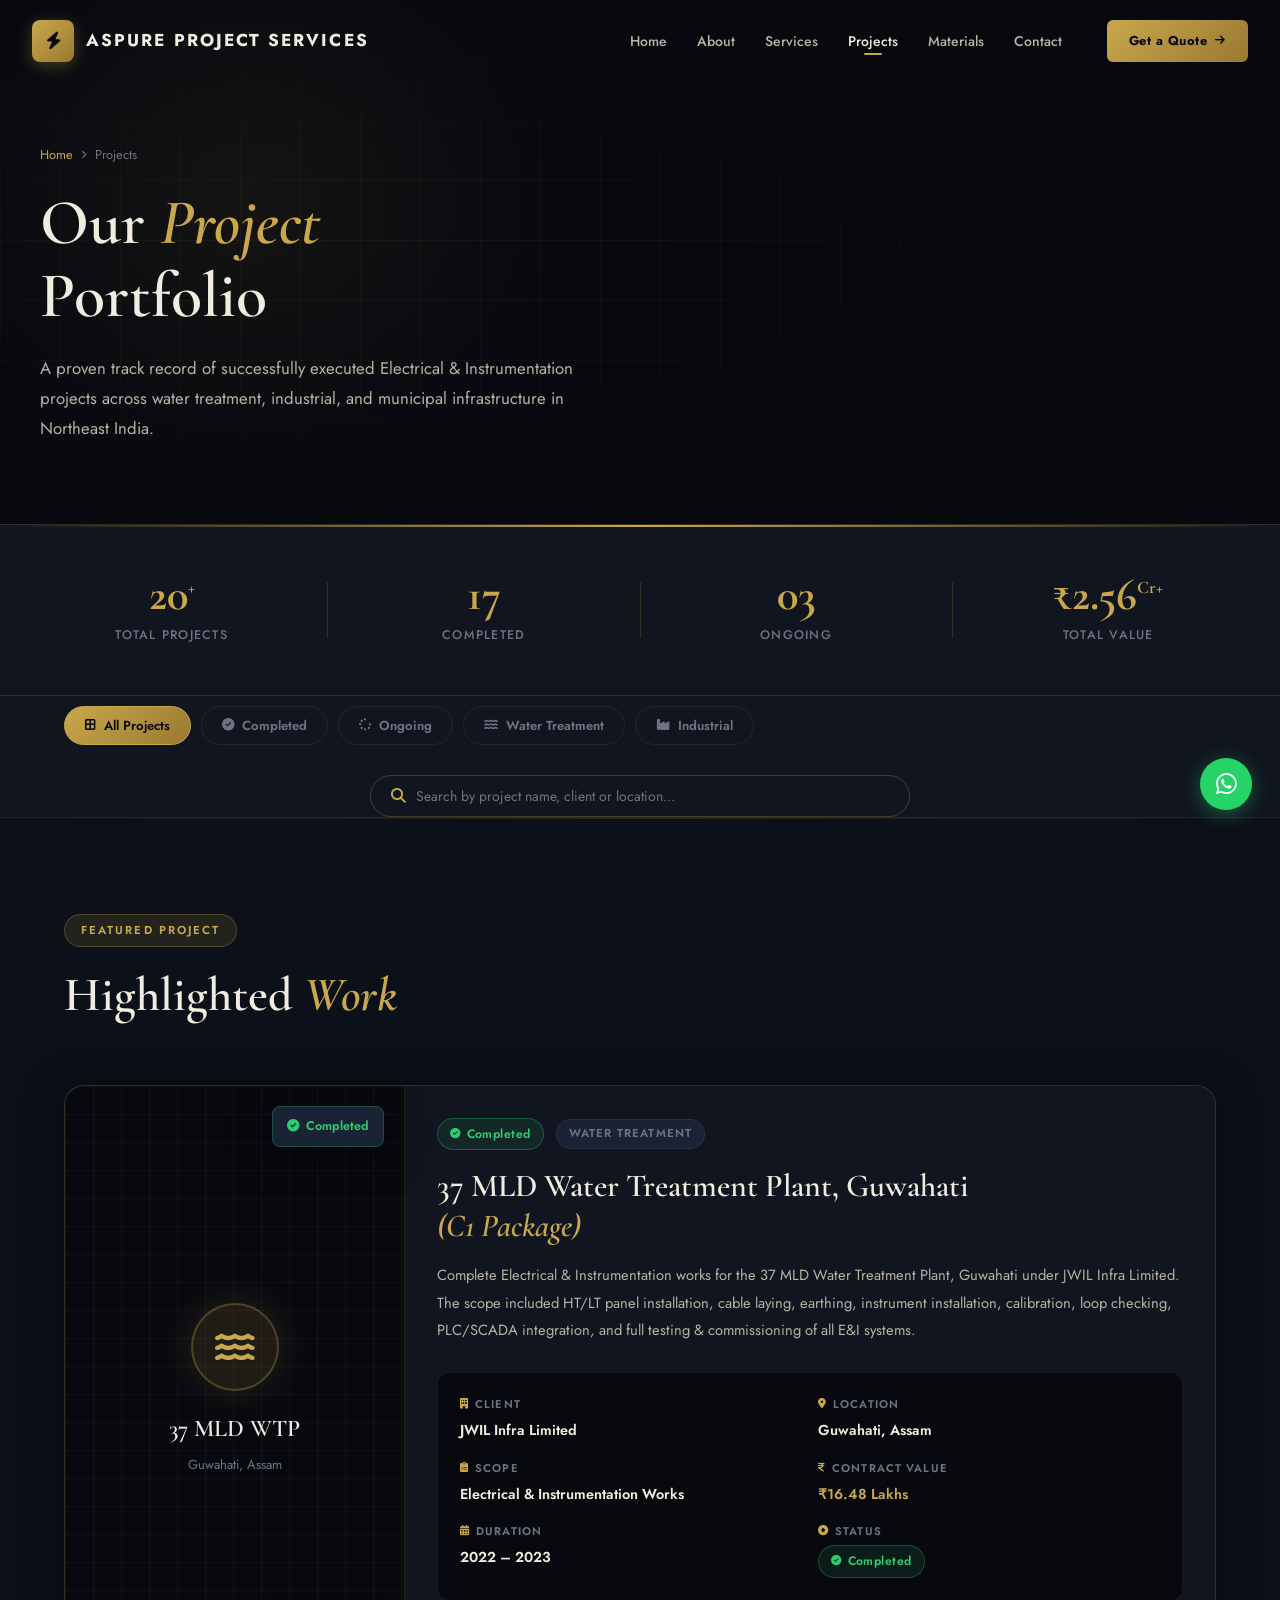
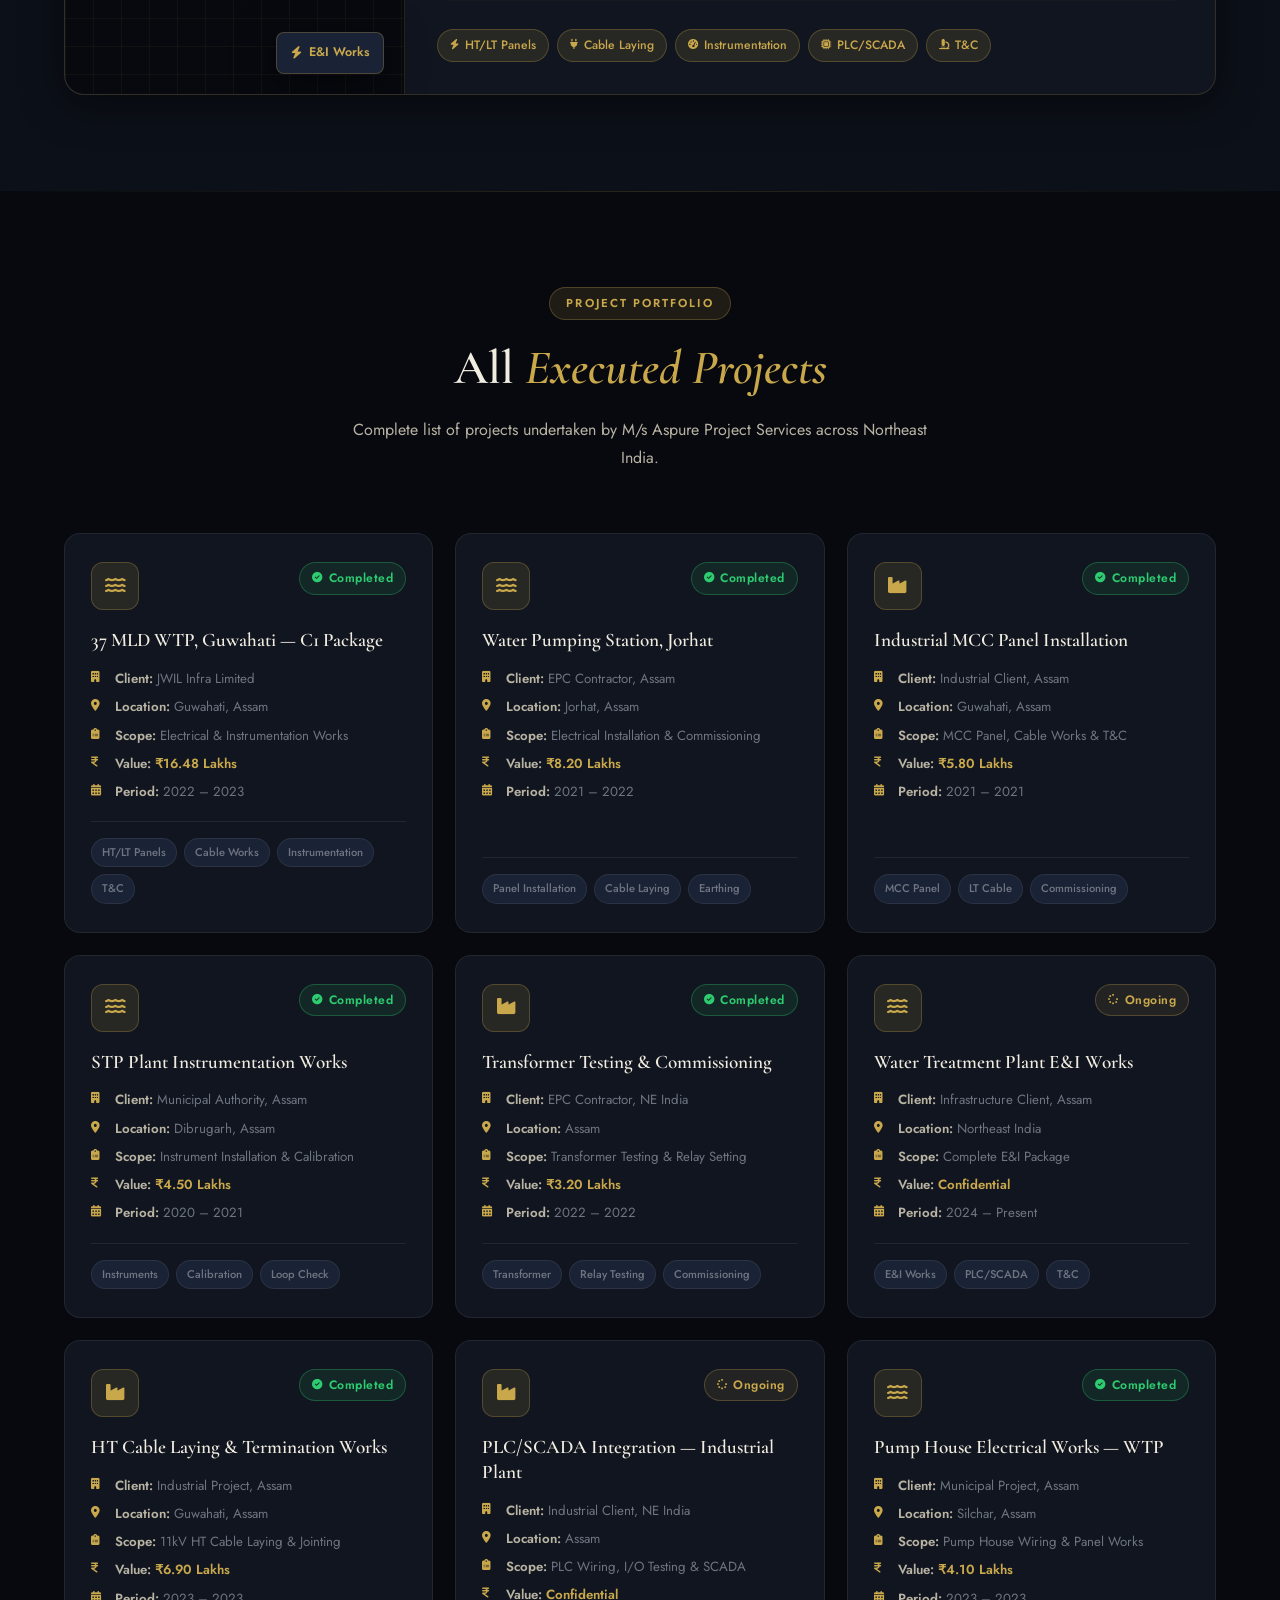
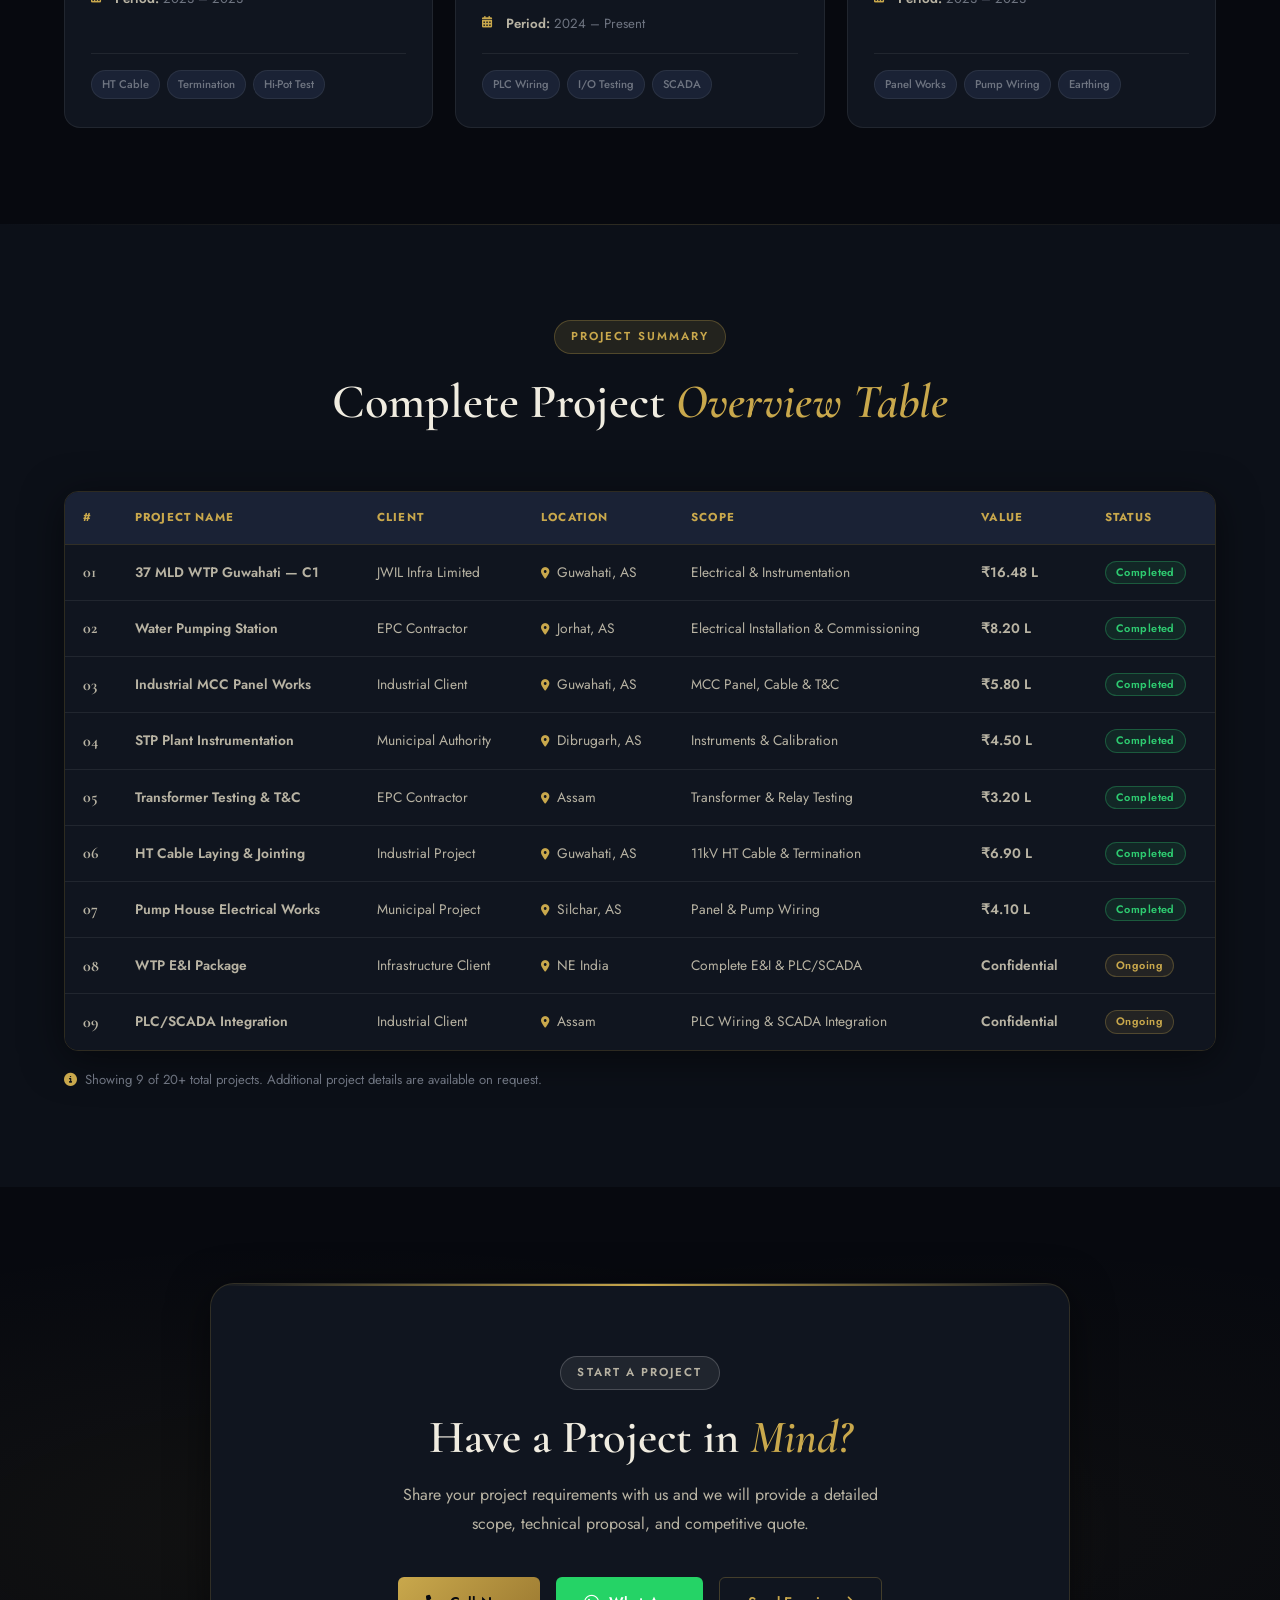
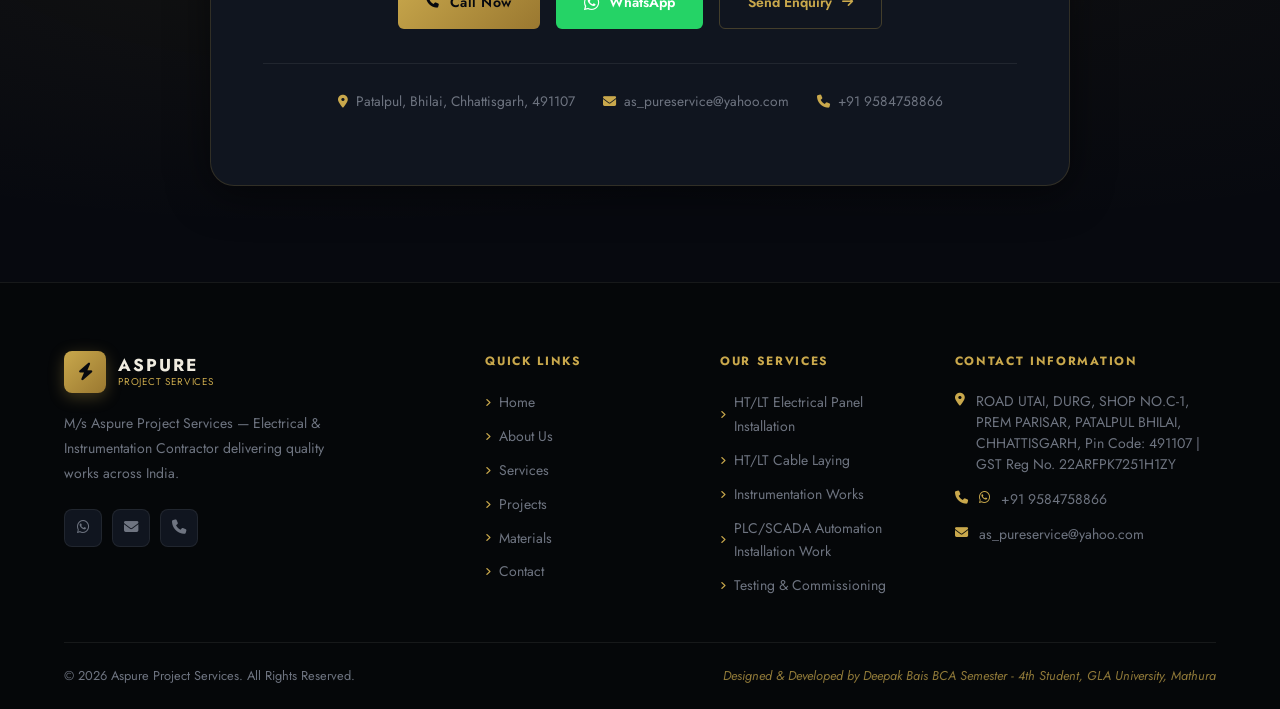
<file: projects.html>
<!DOCTYPE html>
<html lang="en">
<head>
    <meta charset="UTF-8">
    <meta name="viewport" content="width=device-width, initial-scale=1.0">
    <title>Our Projects | Aspure Project Services</title>
    <meta name="description" content="Project portfolio of M/s Aspure Project Services — Electrical & Instrumentation works across water treatment, industrial, and municipal projects in Northeast India.">

    <link rel="preconnect" href="https://fonts.googleapis.com">
    <link rel="preconnect" href="https://fonts.gstatic.com" crossorigin>
    <link href="https://fonts.googleapis.com/css2?family=Cormorant+Garamond:ital,wght@0,400;0,500;0,600;0,700;1,400;1,600&family=Jost:wght@300;400;500;600;700&display=swap" rel="stylesheet">
    <link rel="stylesheet" href="https://cdnjs.cloudflare.com/ajax/libs/font-awesome/6.5.0/css/all.min.css">
    <link rel="stylesheet" href="style.css">
</head>
<body>

<nav class="navbar" id="navbar">
    <div class="nav-con">
        <a href="index.html" class="nav-logo">
            <div class="logo-icon"><i class="fas fa-bolt"></i></div>
            <div class="logo-text">
                <span class="logo-main">ASPURE PROJECT SERVICES</span>
            </div>
        </a>
        <ul class="nav-links" id="navLinks">
            <li><a href="index.html"     class="nav-link">Home</a></li>
            <li><a href="about.html"     class="nav-link">About</a></li>
            <li><a href="services.html"  class="nav-link">Services</a></li>
            <li><a href="projects.html"  class="nav-link active">Projects</a></li>
            <li><a href="materials.html" class="nav-link">Materials</a></li>
            <li><a href="contact.html"   class="nav-link">Contact</a></li>
        </ul>
        <a href="contact.html" class="nav-cta">
            <span>Get a Quote</span>
            <i class="fas fa-arrow-right"></i>
        </a>
        <button class="hamburger" id="hamburger" aria-label="Open Menu">
            <span></span><span></span><span></span>
        </button>
    </div>
</nav>

<section class="page-hero">
    <div class="page-hero-bg">
        <div class="page-hero-grid"></div>
        <div class="page-hero-glow"></div>
    </div>
    <div class="page-hero-con">
        <div class="page-breadcrumb">
            <a href="index.html">Home</a>
            <i class="fas fa-angle-right"></i>
            <span>Projects</span>
        </div>
        <h1 class="page-hero-title">
            Our <em>Project</em><br>Portfolio
        </h1>
        <p class="page-hero-sub">
            A proven track record of successfully executed Electrical &amp;
            Instrumentation projects across water treatment, industrial, and
            municipal infrastructure in Northeast India.
        </p>
    </div>
</section>

<section class="stats-strip">
    <div class="stats-con">
        <div class="stat-item">
            <div class="stat-num">20<sup>+</sup></div>
            <div class="stat-lbl">Total Projects</div>
        </div>
        <div class="stat-sep"></div>
        <div class="stat-item">
            <div class="stat-num">17</div>
            <div class="stat-lbl">Completed</div>
        </div>
        <div class="stat-sep"></div>
        <div class="stat-item">
            <div class="stat-num">03</div>
            <div class="stat-lbl">Ongoing</div>
        </div>
        <div class="stat-sep"></div>
        <div class="stat-item">
            <div class="stat-num">&#x20B9;2.56<sup>Cr+</sup></div>
            <div class="stat-lbl">Total Value</div>
        </div>
    </div>
</section>

<section class="proj-filter-sec">
    <div class="sc">
        <div class="proj-filter-bar">
            <button class="filter-btn filter-active" data-filter="all">
                <i class="fas fa-border-all"></i> All Projects
            </button>
            <button class="filter-btn" data-filter="completed">
                <i class="fas fa-circle-check"></i> Completed
            </button>
            <button class="filter-btn" data-filter="ongoing">
                <i class="fas fa-spinner"></i> Ongoing
            </button>
            <button class="filter-btn" data-filter="wtp">
                <i class="fas fa-water"></i> Water Treatment
            </button>
            <button class="filter-btn" data-filter="industrial">
                <i class="fas fa-industry"></i> Industrial
            </button>
        </div>

        <div class="proj-search-wrap">
            <div class="proj-search-box">
                <i class="fas fa-search"></i>
                <input 
                    type="text" 
                    id="projectSearch" 
                    placeholder="Search by project name, client or location..."
                    autocomplete="off">
                <button id="searchClear" style="display:none;">
                    <i class="fas fa-times"></i>
                </button>
            </div>
        </div>

    </div>
</section>


<section class="proj-featured-sec">
    <div class="sc">
        <div class="sh">
            <span class="tag">Featured Project</span>
            <h2 class="stitle">Highlighted <em>Work</em></h2>
        </div>

        <div class="proj-featured-card">

            <div class="pfc-visual">
                <div class="pfc-visual-bg"></div>
                <div class="pfc-visual-inner">
                    <div class="pfc-main-icon"><i class="fas fa-water"></i></div>
                    <h4>37 MLD WTP</h4>
                    <p>Guwahati, Assam</p>
                </div>
                <div class="pfc-badge pfc-b1">
                    <i class="fas fa-circle-check"></i> Completed
                </div>
                <div class="pfc-badge pfc-b2">
                    <i class="fas fa-bolt"></i> E&amp;I Works
                </div>
            </div>

            <div class="pfc-details">
                <div class="pfc-status-row">
                    <span class="proj-badge-completed">
                        <i class="fas fa-circle-check"></i> Completed
                    </span>
                    <span class="pfc-type-tag">Water Treatment</span>
                </div>

                <h2 class="pfc-title">
                    37 MLD Water Treatment Plant, Guwahati<br>
                    <em>(C1 Package)</em>
                </h2>

                <p class="pfc-desc">
                    Complete Electrical &amp; Instrumentation works for the 37 MLD Water Treatment Plant,
                    Guwahati under JWIL Infra Limited. The scope included HT/LT panel installation,
                    cable laying, earthing, instrument installation, calibration, loop checking,
                    PLC/SCADA integration, and full testing &amp; commissioning of all E&amp;I systems.
                </p>

                <!-- Meta Grid -->
                <div class="pfc-meta-grid">
                    <div class="pfc-meta-item">
                        <span class="pfc-meta-label"><i class="fas fa-building"></i> Client</span>
                        <span class="pfc-meta-value">JWIL Infra Limited</span>
                    </div>
                    <div class="pfc-meta-item">
                        <span class="pfc-meta-label"><i class="fas fa-map-marker-alt"></i> Location</span>
                        <span class="pfc-meta-value">Guwahati, Assam</span>
                    </div>
                    <div class="pfc-meta-item">
                        <span class="pfc-meta-label"><i class="fas fa-clipboard-list"></i> Scope</span>
                        <span class="pfc-meta-value">Electrical &amp; Instrumentation Works</span>
                    </div>
                    <div class="pfc-meta-item">
                        <span class="pfc-meta-label"><i class="fas fa-indian-rupee-sign"></i> Contract Value</span>
                        <span class="pfc-meta-value pfc-gold">&#x20B9;16.48 Lakhs</span>
                    </div>
                    <div class="pfc-meta-item">
                        <span class="pfc-meta-label"><i class="fas fa-calendar-alt"></i> Duration</span>
                        <span class="pfc-meta-value">2022 – 2023</span>
                    </div>
                    <div class="pfc-meta-item">
                        <span class="pfc-meta-label"><i class="fas fa-circle-dot"></i> Status</span>
                        <span class="pfc-meta-value">
                            <span class="proj-badge-completed"><i class="fas fa-circle-check"></i> Completed</span>
                        </span>
                    </div>
                </div>

                <!-- Scope Tags -->
                <div class="pfc-scope-tags">
                    <span><i class="fas fa-bolt"></i> HT/LT Panels</span>
                    <span><i class="fas fa-plug"></i> Cable Laying</span>
                    <span><i class="fas fa-gauge-high"></i> Instrumentation</span>
                    <span><i class="fas fa-microchip"></i> PLC/SCADA</span>
                    <span><i class="fas fa-microscope"></i> T&amp;C</span>
                </div>
            </div>

        </div>
    </div>
</section>

<section class="proj-grid-sec">
    <div class="sc">
        <div class="sh ctr">
            <span class="tag">Project Portfolio</span>
            <h2 class="stitle">All <em>Executed Projects</em></h2>
            <p class="sdesc">Complete list of projects undertaken by M/s Aspure Project Services across Northeast India.</p>
        </div>

        <div class="proj-grid" id="projectGrid">

            <div class="proj-card" data-category="wtp completed">
                <div class="proj-card-top">
                    <div class="proj-icon-wrap">
                        <i class="fas fa-water"></i>
                    </div>
                    <span class="proj-badge-completed"><i class="fas fa-circle-check"></i> Completed</span>
                </div>
                <h3>37 MLD WTP, Guwahati — C1 Package</h3>
                <div class="proj-meta">
                    <div class="proj-meta-row">
                        <i class="fas fa-building"></i>
                        <span><strong>Client:</strong> JWIL Infra Limited</span>
                    </div>
                    <div class="proj-meta-row">
                        <i class="fas fa-map-marker-alt"></i>
                        <span><strong>Location:</strong> Guwahati, Assam</span>
                    </div>
                    <div class="proj-meta-row">
                        <i class="fas fa-clipboard-list"></i>
                        <span><strong>Scope:</strong> Electrical &amp; Instrumentation Works</span>
                    </div>
                    <div class="proj-meta-row">
                        <i class="fas fa-indian-rupee-sign"></i>
                        <span><strong>Value:</strong> <span class="gold-val">&#x20B9;16.48 Lakhs</span></span>
                    </div>
                    <div class="proj-meta-row">
                        <i class="fas fa-calendar-alt"></i>
                        <span><strong>Period:</strong> 2022 – 2023</span>
                    </div>
                </div>
                <div class="proj-scope-tags">
                    <span>HT/LT Panels</span>
                    <span>Cable Works</span>
                    <span>Instrumentation</span>
                    <span>T&amp;C</span>
                </div>
            </div>

            <div class="proj-card" data-category="wtp completed">
                <div class="proj-card-top">
                    <div class="proj-icon-wrap">
                        <i class="fas fa-water"></i>
                    </div>
                    <span class="proj-badge-completed"><i class="fas fa-circle-check"></i> Completed</span>
                </div>
                <h3>Water Pumping Station, Jorhat</h3>
                <div class="proj-meta">
                    <div class="proj-meta-row">
                        <i class="fas fa-building"></i>
                        <span><strong>Client:</strong> EPC Contractor, Assam</span>
                    </div>
                    <div class="proj-meta-row">
                        <i class="fas fa-map-marker-alt"></i>
                        <span><strong>Location:</strong> Jorhat, Assam</span>
                    </div>
                    <div class="proj-meta-row">
                        <i class="fas fa-clipboard-list"></i>
                        <span><strong>Scope:</strong> Electrical Installation &amp; Commissioning</span>
                    </div>
                    <div class="proj-meta-row">
                        <i class="fas fa-indian-rupee-sign"></i>
                        <span><strong>Value:</strong> <span class="gold-val">&#x20B9;8.20 Lakhs</span></span>
                    </div>
                    <div class="proj-meta-row">
                        <i class="fas fa-calendar-alt"></i>
                        <span><strong>Period:</strong> 2021 – 2022</span>
                    </div>
                </div>
                <div class="proj-scope-tags">
                    <span>Panel Installation</span>
                    <span>Cable Laying</span>
                    <span>Earthing</span>
                </div>
            </div>

            <div class="proj-card" data-category="industrial completed">
                <div class="proj-card-top">
                    <div class="proj-icon-wrap">
                        <i class="fas fa-industry"></i>
                    </div>
                    <span class="proj-badge-completed"><i class="fas fa-circle-check"></i> Completed</span>
                </div>
                <h3>Industrial MCC Panel Installation</h3>
                <div class="proj-meta">
                    <div class="proj-meta-row">
                        <i class="fas fa-building"></i>
                        <span><strong>Client:</strong> Industrial Client, Assam</span>
                    </div>
                    <div class="proj-meta-row">
                        <i class="fas fa-map-marker-alt"></i>
                        <span><strong>Location:</strong> Guwahati, Assam</span>
                    </div>
                    <div class="proj-meta-row">
                        <i class="fas fa-clipboard-list"></i>
                        <span><strong>Scope:</strong> MCC Panel, Cable Works &amp; T&amp;C</span>
                    </div>
                    <div class="proj-meta-row">
                        <i class="fas fa-indian-rupee-sign"></i>
                        <span><strong>Value:</strong> <span class="gold-val">&#x20B9;5.80 Lakhs</span></span>
                    </div>
                    <div class="proj-meta-row">
                        <i class="fas fa-calendar-alt"></i>
                        <span><strong>Period:</strong> 2021 – 2021</span>
                    </div>
                </div>
                <div class="proj-scope-tags">
                    <span>MCC Panel</span>
                    <span>LT Cable</span>
                    <span>Commissioning</span>
                </div>
            </div>

            <div class="proj-card" data-category="wtp completed">
                <div class="proj-card-top">
                    <div class="proj-icon-wrap">
                        <i class="fas fa-water"></i>
                    </div>
                    <span class="proj-badge-completed"><i class="fas fa-circle-check"></i> Completed</span>
                </div>
                <h3>STP Plant Instrumentation Works</h3>
                <div class="proj-meta">
                    <div class="proj-meta-row">
                        <i class="fas fa-building"></i>
                        <span><strong>Client:</strong> Municipal Authority, Assam</span>
                    </div>
                    <div class="proj-meta-row">
                        <i class="fas fa-map-marker-alt"></i>
                        <span><strong>Location:</strong> Dibrugarh, Assam</span>
                    </div>
                    <div class="proj-meta-row">
                        <i class="fas fa-clipboard-list"></i>
                        <span><strong>Scope:</strong> Instrument Installation &amp; Calibration</span>
                    </div>
                    <div class="proj-meta-row">
                        <i class="fas fa-indian-rupee-sign"></i>
                        <span><strong>Value:</strong> <span class="gold-val">&#x20B9;4.50 Lakhs</span></span>
                    </div>
                    <div class="proj-meta-row">
                        <i class="fas fa-calendar-alt"></i>
                        <span><strong>Period:</strong> 2020 – 2021</span>
                    </div>
                </div>
                <div class="proj-scope-tags">
                    <span>Instruments</span>
                    <span>Calibration</span>
                    <span>Loop Check</span>
                </div>
            </div>

            <div class="proj-card" data-category="industrial completed">
                <div class="proj-card-top">
                    <div class="proj-icon-wrap">
                        <i class="fas fa-industry"></i>
                    </div>
                    <span class="proj-badge-completed"><i class="fas fa-circle-check"></i> Completed</span>
                </div>
                <h3>Transformer Testing &amp; Commissioning</h3>
                <div class="proj-meta">
                    <div class="proj-meta-row">
                        <i class="fas fa-building"></i>
                        <span><strong>Client:</strong> EPC Contractor, NE India</span>
                    </div>
                    <div class="proj-meta-row">
                        <i class="fas fa-map-marker-alt"></i>
                        <span><strong>Location:</strong> Assam</span>
                    </div>
                    <div class="proj-meta-row">
                        <i class="fas fa-clipboard-list"></i>
                        <span><strong>Scope:</strong> Transformer Testing &amp; Relay Setting</span>
                    </div>
                    <div class="proj-meta-row">
                        <i class="fas fa-indian-rupee-sign"></i>
                        <span><strong>Value:</strong> <span class="gold-val">&#x20B9;3.20 Lakhs</span></span>
                    </div>
                    <div class="proj-meta-row">
                        <i class="fas fa-calendar-alt"></i>
                        <span><strong>Period:</strong> 2022 – 2022</span>
                    </div>
                </div>
                <div class="proj-scope-tags">
                    <span>Transformer</span>
                    <span>Relay Testing</span>
                    <span>Commissioning</span>
                </div>
            </div>

            <div class="proj-card" data-category="wtp ongoing">
                <div class="proj-card-top">
                    <div class="proj-icon-wrap">
                        <i class="fas fa-water"></i>
                    </div>
                    <span class="proj-badge-ongoing"><i class="fas fa-spinner fa-spin"></i> Ongoing</span>
                </div>
                <h3>Water Treatment Plant E&amp;I Works</h3>
                <div class="proj-meta">
                    <div class="proj-meta-row">
                        <i class="fas fa-building"></i>
                        <span><strong>Client:</strong> Infrastructure Client, Assam</span>
                    </div>
                    <div class="proj-meta-row">
                        <i class="fas fa-map-marker-alt"></i>
                        <span><strong>Location:</strong> Northeast India</span>
                    </div>
                    <div class="proj-meta-row">
                        <i class="fas fa-clipboard-list"></i>
                        <span><strong>Scope:</strong> Complete E&amp;I Package</span>
                    </div>
                    <div class="proj-meta-row">
                        <i class="fas fa-indian-rupee-sign"></i>
                        <span><strong>Value:</strong> <span class="gold-val">Confidential</span></span>
                    </div>
                    <div class="proj-meta-row">
                        <i class="fas fa-calendar-alt"></i>
                        <span><strong>Period:</strong> 2024 – Present</span>
                    </div>
                </div>
                <div class="proj-scope-tags">
                    <span>E&amp;I Works</span>
                    <span>PLC/SCADA</span>
                    <span>T&amp;C</span>
                </div>
            </div>

            <div class="proj-card" data-category="industrial completed">
                <div class="proj-card-top">
                    <div class="proj-icon-wrap">
                        <i class="fas fa-industry"></i>
                    </div>
                    <span class="proj-badge-completed"><i class="fas fa-circle-check"></i> Completed</span>
                </div>
                <h3>HT Cable Laying &amp; Termination Works</h3>
                <div class="proj-meta">
                    <div class="proj-meta-row">
                        <i class="fas fa-building"></i>
                        <span><strong>Client:</strong> Industrial Project, Assam</span>
                    </div>
                    <div class="proj-meta-row">
                        <i class="fas fa-map-marker-alt"></i>
                        <span><strong>Location:</strong> Guwahati, Assam</span>
                    </div>
                    <div class="proj-meta-row">
                        <i class="fas fa-clipboard-list"></i>
                        <span><strong>Scope:</strong> 11kV HT Cable Laying &amp; Jointing</span>
                    </div>
                    <div class="proj-meta-row">
                        <i class="fas fa-indian-rupee-sign"></i>
                        <span><strong>Value:</strong> <span class="gold-val">&#x20B9;6.90 Lakhs</span></span>
                    </div>
                    <div class="proj-meta-row">
                        <i class="fas fa-calendar-alt"></i>
                        <span><strong>Period:</strong> 2023 – 2023</span>
                    </div>
                </div>
                <div class="proj-scope-tags">
                    <span>HT Cable</span>
                    <span>Termination</span>
                    <span>Hi-Pot Test</span>
                </div>
            </div>

            <div class="proj-card" data-category="industrial ongoing">
                <div class="proj-card-top">
                    <div class="proj-icon-wrap">
                        <i class="fas fa-industry"></i>
                    </div>
                    <span class="proj-badge-ongoing"><i class="fas fa-spinner fa-spin"></i> Ongoing</span>
                </div>
                <h3>PLC/SCADA Integration — Industrial Plant</h3>
                <div class="proj-meta">
                    <div class="proj-meta-row">
                        <i class="fas fa-building"></i>
                        <span><strong>Client:</strong> Industrial Client, NE India</span>
                    </div>
                    <div class="proj-meta-row">
                        <i class="fas fa-map-marker-alt"></i>
                        <span><strong>Location:</strong> Assam</span>
                    </div>
                    <div class="proj-meta-row">
                        <i class="fas fa-clipboard-list"></i>
                        <span><strong>Scope:</strong> PLC Wiring, I/O Testing &amp; SCADA</span>
                    </div>
                    <div class="proj-meta-row">
                        <i class="fas fa-indian-rupee-sign"></i>
                        <span><strong>Value:</strong> <span class="gold-val">Confidential</span></span>
                    </div>
                    <div class="proj-meta-row">
                        <i class="fas fa-calendar-alt"></i>
                        <span><strong>Period:</strong> 2024 – Present</span>
                    </div>
                </div>
                <div class="proj-scope-tags">
                    <span>PLC Wiring</span>
                    <span>I/O Testing</span>
                    <span>SCADA</span>
                </div>
            </div>

            <div class="proj-card" data-category="wtp completed">
                <div class="proj-card-top">
                    <div class="proj-icon-wrap">
                        <i class="fas fa-water"></i>
                    </div>
                    <span class="proj-badge-completed"><i class="fas fa-circle-check"></i> Completed</span>
                </div>
                <h3>Pump House Electrical Works — WTP</h3>
                <div class="proj-meta">
                    <div class="proj-meta-row">
                        <i class="fas fa-building"></i>
                        <span><strong>Client:</strong> Municipal Project, Assam</span>
                    </div>
                    <div class="proj-meta-row">
                        <i class="fas fa-map-marker-alt"></i>
                        <span><strong>Location:</strong> Silchar, Assam</span>
                    </div>
                    <div class="proj-meta-row">
                        <i class="fas fa-clipboard-list"></i>
                        <span><strong>Scope:</strong> Pump House Wiring &amp; Panel Works</span>
                    </div>
                    <div class="proj-meta-row">
                        <i class="fas fa-indian-rupee-sign"></i>
                        <span><strong>Value:</strong> <span class="gold-val">&#x20B9;4.10 Lakhs</span></span>
                    </div>
                    <div class="proj-meta-row">
                        <i class="fas fa-calendar-alt"></i>
                        <span><strong>Period:</strong> 2023 – 2023</span>
                    </div>
                </div>
                <div class="proj-scope-tags">
                    <span>Panel Works</span>
                    <span>Pump Wiring</span>
                    <span>Earthing</span>
                </div>
            </div>

        </div>
        <div class="proj-no-result" id="noResult" style="display:none;">
            <i class="fas fa-folder-open"></i>
            <p>No projects found for this filter.</p>
        </div>

    </div>
</section>

<section class="proj-table-sec">
    <div class="sc">
        <div class="sh ctr">
            <span class="tag">Project Summary</span>
            <h2 class="stitle">Complete Project <em>Overview Table</em></h2>
        </div>

        <div class="proj-table-wrap">
            <table class="proj-table">
                <thead>
                    <tr>
                        <th>#</th>
                        <th>Project Name</th>
                        <th>Client</th>
                        <th>Location</th>
                        <th>Scope</th>
                        <th>Value</th>
                        <th>Status</th>
                    </tr>
                </thead>
                <tbody>
                    <tr>
                        <td class="td-num">01</td>
                        <td class="td-name">37 MLD WTP Guwahati — C1</td>
                        <td>JWIL Infra Limited</td>
                        <td><i class="fas fa-map-marker-alt"></i> Guwahati, AS</td>
                        <td>Electrical &amp; Instrumentation</td>
                        <td class="td-val">&#x20B9;16.48 L</td>
                        <td><span class="proj-badge-completed sm">Completed</span></td>
                    </tr>
                    <tr>
                        <td class="td-num">02</td>
                        <td class="td-name">Water Pumping Station</td>
                        <td>EPC Contractor</td>
                        <td><i class="fas fa-map-marker-alt"></i> Jorhat, AS</td>
                        <td>Electrical Installation &amp; Commissioning</td>
                        <td class="td-val">&#x20B9;8.20 L</td>
                        <td><span class="proj-badge-completed sm">Completed</span></td>
                    </tr>
                    <tr>
                        <td class="td-num">03</td>
                        <td class="td-name">Industrial MCC Panel Works</td>
                        <td>Industrial Client</td>
                        <td><i class="fas fa-map-marker-alt"></i> Guwahati, AS</td>
                        <td>MCC Panel, Cable &amp; T&amp;C</td>
                        <td class="td-val">&#x20B9;5.80 L</td>
                        <td><span class="proj-badge-completed sm">Completed</span></td>
                    </tr>
                    <tr>
                        <td class="td-num">04</td>
                        <td class="td-name">STP Plant Instrumentation</td>
                        <td>Municipal Authority</td>
                        <td><i class="fas fa-map-marker-alt"></i> Dibrugarh, AS</td>
                        <td>Instruments &amp; Calibration</td>
                        <td class="td-val">&#x20B9;4.50 L</td>
                        <td><span class="proj-badge-completed sm">Completed</span></td>
                    </tr>
                    <tr>
                        <td class="td-num">05</td>
                        <td class="td-name">Transformer Testing &amp; T&amp;C</td>
                        <td>EPC Contractor</td>
                        <td><i class="fas fa-map-marker-alt"></i> Assam</td>
                        <td>Transformer &amp; Relay Testing</td>
                        <td class="td-val">&#x20B9;3.20 L</td>
                        <td><span class="proj-badge-completed sm">Completed</span></td>
                    </tr>
                    <tr>
                        <td class="td-num">06</td>
                        <td class="td-name">HT Cable Laying &amp; Jointing</td>
                        <td>Industrial Project</td>
                        <td><i class="fas fa-map-marker-alt"></i> Guwahati, AS</td>
                        <td>11kV HT Cable &amp; Termination</td>
                        <td class="td-val">&#x20B9;6.90 L</td>
                        <td><span class="proj-badge-completed sm">Completed</span></td>
                    </tr>
                    <tr>
                        <td class="td-num">07</td>
                        <td class="td-name">Pump House Electrical Works</td>
                        <td>Municipal Project</td>
                        <td><i class="fas fa-map-marker-alt"></i> Silchar, AS</td>
                        <td>Panel &amp; Pump Wiring</td>
                        <td class="td-val">&#x20B9;4.10 L</td>
                        <td><span class="proj-badge-completed sm">Completed</span></td>
                    </tr>
                    <tr class="ongoing-row">
                        <td class="td-num">08</td>
                        <td class="td-name">WTP E&amp;I Package</td>
                        <td>Infrastructure Client</td>
                        <td><i class="fas fa-map-marker-alt"></i> NE India</td>
                        <td>Complete E&amp;I &amp; PLC/SCADA</td>
                        <td class="td-val">Confidential</td>
                        <td><span class="proj-badge-ongoing sm">Ongoing</span></td>
                    </tr>
                    <tr class="ongoing-row">
                        <td class="td-num">09</td>
                        <td class="td-name">PLC/SCADA Integration</td>
                        <td>Industrial Client</td>
                        <td><i class="fas fa-map-marker-alt"></i> Assam</td>
                        <td>PLC Wiring &amp; SCADA Integration</td>
                        <td class="td-val">Confidential</td>
                        <td><span class="proj-badge-ongoing sm">Ongoing</span></td>
                    </tr>
                </tbody>
            </table>
        </div>

        <p class="proj-table-note">
            <i class="fas fa-info-circle"></i>
            Showing 9 of 20+ total projects. Additional project details are available on request.
        </p>
    </div>
</section>

<section class="cta-sec">
    <div class="cta-wrap">
        <div class="cta-box">
            <span class="tag tag-light">Start a Project</span>
            <h2 class="cta-title">Have a Project in <em>Mind?</em></h2>
            <p class="cta-desc">
                Share your project requirements with us and we will provide
                a detailed scope, technical proposal, and competitive quote.
            </p>
            <div class="cta-btns">
                <a href="tel:+919584758866" class="btn-g">
                    <i class="fas fa-phone"></i>
                    <span>Call Now</span>
                </a>
                <a href="https://wa.me/919584758866" class="btn-wa-cta" target="_blank">
                    <i class="fab fa-whatsapp"></i>
                    <span>WhatsApp</span>
                </a>
                <a href="contact.html" class="btn-og">
                    <span>Send Enquiry</span>
                    <i class="fas fa-arrow-right"></i>
                </a>
            </div>
            <div class="cta-info">
                <div class="cta-info-item"><i class="fas fa-map-marker-alt"></i><span>Patalpul, Bhilai, Chhattisgarh, 491107</span></div>
                <div class="cta-info-item"><i class="fas fa-envelope"></i><span>as_pureservice@yahoo.com</span></div>
                <div class="cta-info-item"><i class="fas fa-phone"></i><span>+91 9584758866</span></div>
            </div>
        </div>
    </div>
</section>

<footer class="footer">
    <div class="footer-con">

        <div class="footer-top">

            <div class="footer-brand">
                <a href="index.html" class="nav-logo">
                    <div class="logo-icon"><i class="fas fa-bolt"></i></div>
                    <div class="logo-text">
                        <span class="logo-main">ASPURE</span>
                        <span class="logo-sub">Project Services</span>
                    </div>
                </a>
                <p>M/s Aspure Project Services — Electrical &amp; Instrumentation Contractor delivering quality works across India.</p>
                <div class="footer-social">
                    <a href="https://wa.me/919584758866" class="soc-btn" target="_blank"><i class="fab fa-whatsapp"></i></a>
                    <a href="mailto:as_pureservice@yahoo.com" class="soc-btn"><i class="fas fa-envelope"></i></a>
                    <a href="tel:+919584758866" class="soc-btn"><i class="fas fa-phone"></i></a>
                </div>
            </div>

            <div class="footer-col">
                <h5>Quick Links</h5>
                <ul class="flinks">
                    <li><a href="index.html"><i class="fas fa-angle-right"></i> Home</a></li>
                    <li><a href="about.html"><i class="fas fa-angle-right"></i> About Us</a></li>
                    <li><a href="services.html"><i class="fas fa-angle-right"></i> Services</a></li>
                    <li><a href="projects.html"><i class="fas fa-angle-right"></i> Projects</a></li>
                    <li><a href="materials.html"><i class="fas fa-angle-right"></i> Materials</a></li>
                    <li><a href="contact.html"><i class="fas fa-angle-right"></i> Contact</a></li>
                </ul>
            </div>

            <div class="footer-col">
                <h5>Our Services</h5>
                <ul class="flinks">
                    <li><a href="services.html"><i class="fas fa-angle-right"></i> HT/LT Electrical Panel Installation</a></li>
                    <li><a href="services.html"><i class="fas fa-angle-right"></i> HT/LT Cable Laying</a></li>
                    <li><a href="services.html"><i class="fas fa-angle-right"></i> Instrumentation Works</a></li>
                    <li><a href="services.html"><i class="fas fa-angle-right"></i> PLC/SCADA Automation Installation Work</a></li>
                    <li><a href="services.html"><i class="fas fa-angle-right"></i> Testing &amp; Commissioning</a></li>
                </ul>
            </div>

            <div class="footer-col">
                <h5>Contact Information</h5>
                <div class="fcon-list">
                    <div class="fcon-item"><i class="fas fa-map-marker-alt"></i><span>ROAD UTAI, DURG, SHOP NO.C-1, PREM PARISAR,
                         PATALPUL BHILAI, CHHATTISGARH, Pin Code: 491107 | GST Reg No. 22ARFPK7251H1ZY </span></div>
                    <div class="fcon-item">
                    <i class="fas fa-phone"></i> 
                    <i class="fab fa-whatsapp"></i>
                    <span>+91 9584758866</span>
                    </div>
                    <div class="fcon-item"><i class="fas fa-envelope"></i><span>as_pureservice@yahoo.com</span></div>
                </div>
            </div>

        </div>

        <div class="f-divider"></div>

        <div class="footer-bot">
            <p>&copy; 2026 Aspure Project Services. All Rights Reserved.</p>
            <p class="f-credit">Designed &amp; Developed by Deepak Bais BCA Semester - 4th Student, GLA University, Mathura</p>
        </div>

    </div>
</footer>

<a href="https://wa.me/919584758866" class="float-wa" target="_blank" aria-label="WhatsApp">
    <i class="fab fa-whatsapp"></i>
    <span class="fw-tip">Chat on WhatsApp</span>
</a>

<button class="back-top" id="backTop" aria-label="Back to top">
    <i class="fas fa-arrow-up"></i>
</button>


<script src="script.js"></script>

<script>
document.addEventListener('DOMContentLoaded', function () {

    var filterBtns   = document.querySelectorAll('.filter-btn');
    var projCards    = document.querySelectorAll('.proj-card');
    var noResult     = document.getElementById('noResult');
    var searchInput  = document.getElementById('projectSearch');
    var searchClear  = document.getElementById('searchClear');

    var activeFilter = 'all';

    // ── Filter + Search combined function ──────────────
    function applyFilterAndSearch() {
        var searchVal = searchInput.value.toLowerCase().trim();
        var visible   = 0;

        projCards.forEach(function (card) {
            var cats      = card.getAttribute('data-category');
            var cardText  = card.innerText.toLowerCase();

            var filterMatch = (activeFilter === 'all' || cats.includes(activeFilter));
            var searchMatch = (searchVal === '' || cardText.includes(searchVal));

            if (filterMatch && searchMatch) {
                card.style.display = 'flex';
                visible++;
            } else {
                card.style.display = 'none';
            }
        });

        noResult.style.display = visible === 0 ? 'block' : 'none';
        searchClear.style.display = searchVal !== '' ? 'inline-block' : 'none';
    }

    // ── Filter buttons ──────────────────────────────────
    filterBtns.forEach(function (btn) {
        btn.addEventListener('click', function () {
            filterBtns.forEach(function (b) { b.classList.remove('filter-active'); });
            btn.classList.add('filter-active');
            activeFilter = btn.getAttribute('data-filter');
            applyFilterAndSearch();
        });
    });

    // ── Search input ────────────────────────────────────
    searchInput.addEventListener('input', function () {
        applyFilterAndSearch();
    });

    // ── Clear button ────────────────────────────────────
    searchClear.addEventListener('click', function () {
        searchInput.value = '';
        searchClear.style.display = 'none';
        applyFilterAndSearch();
    });

    // ── Service nav tabs (existing) ─────────────────────
    var navTabs = document.querySelectorAll('.svc-nav-tab');
    navTabs.forEach(function (tab) {
        tab.addEventListener('click', function () {
            navTabs.forEach(function (t) { t.classList.remove('active-tab'); });
            tab.classList.add('active-tab');
        });
    });
});
</script>

</body>
</html>
</file>
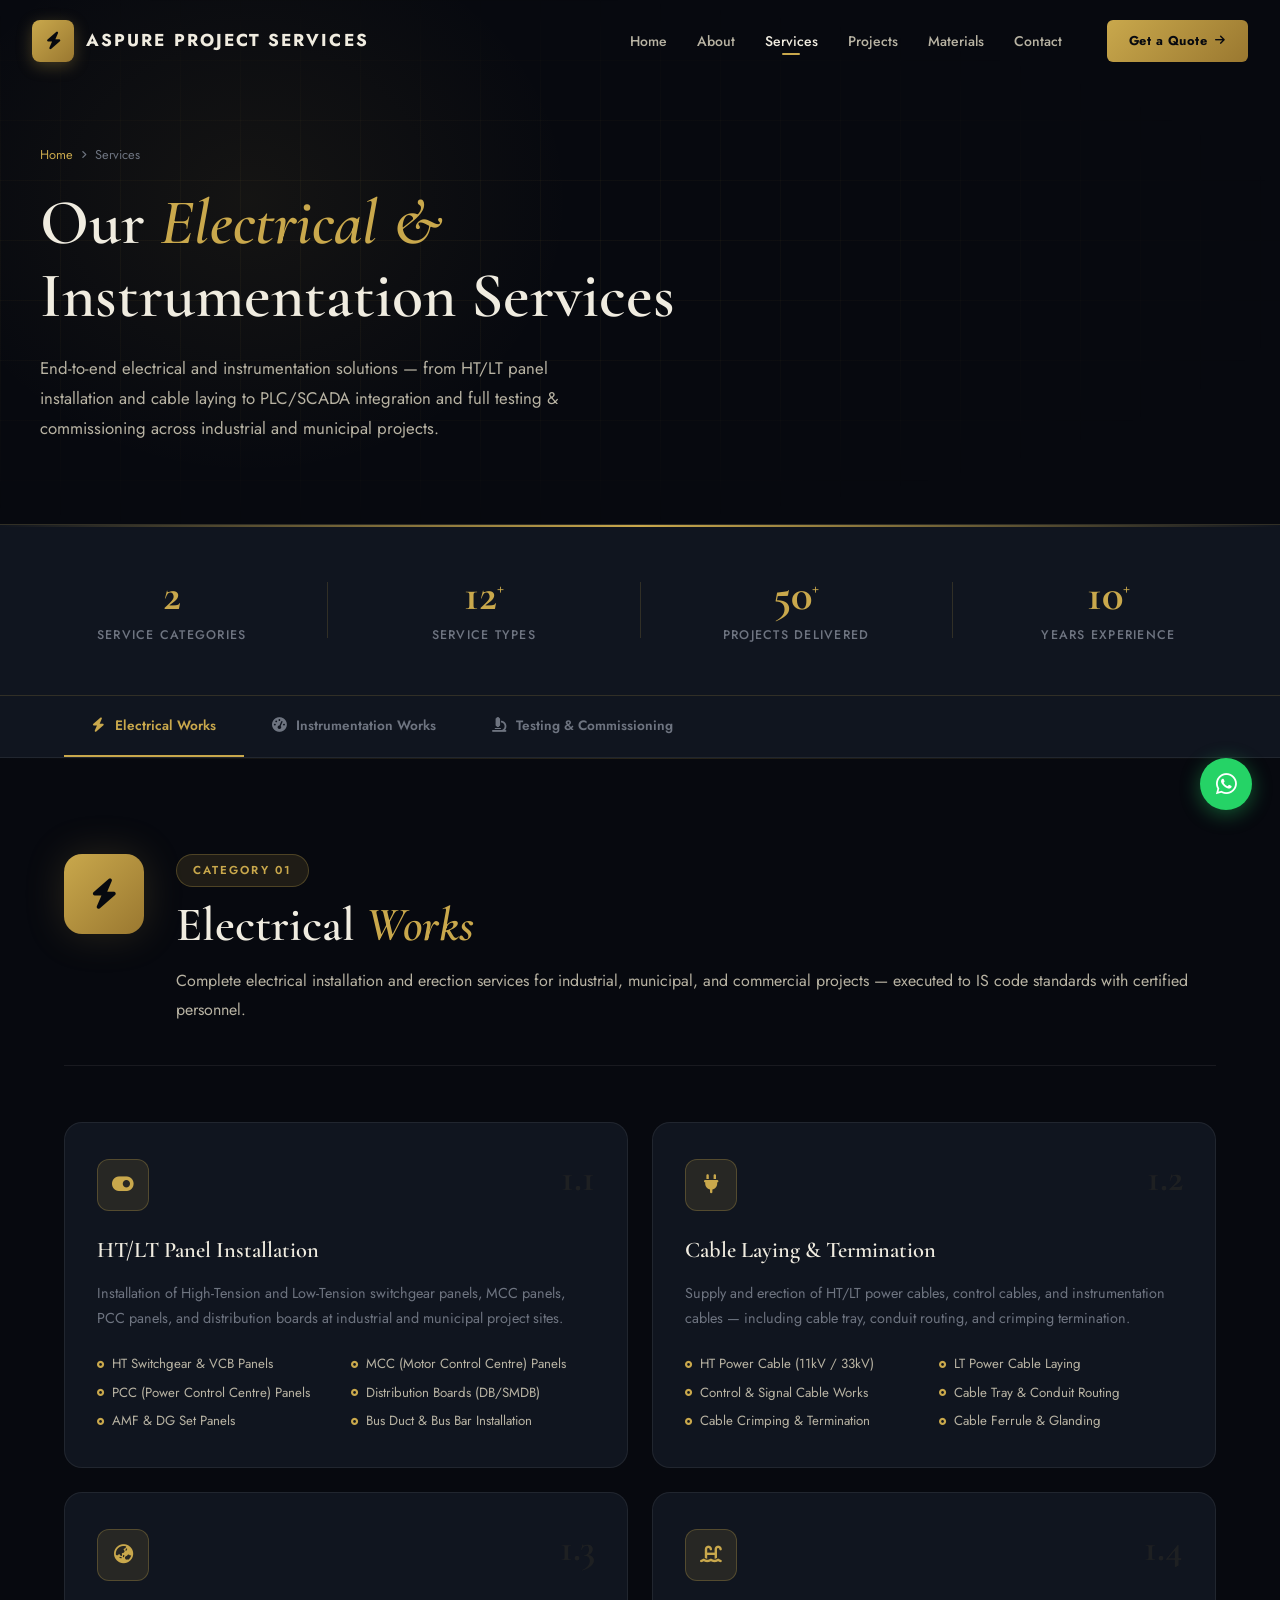
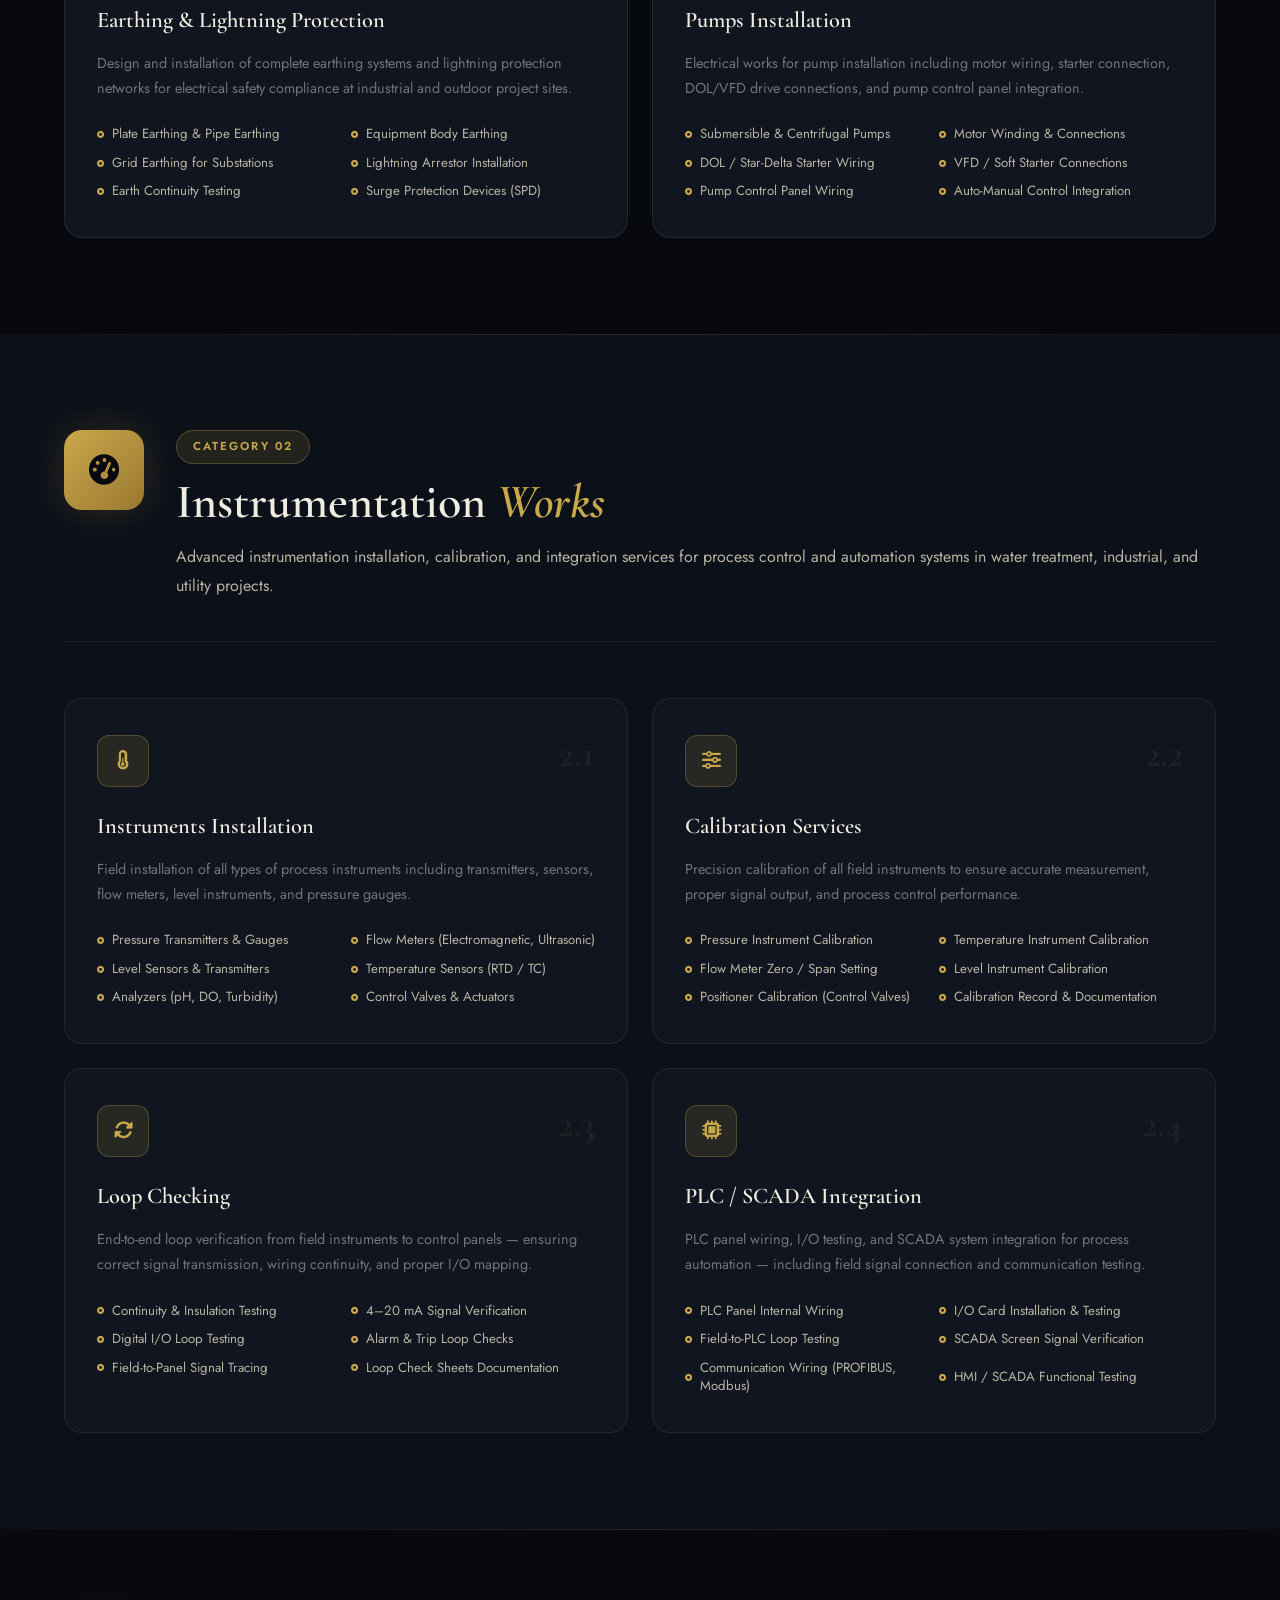
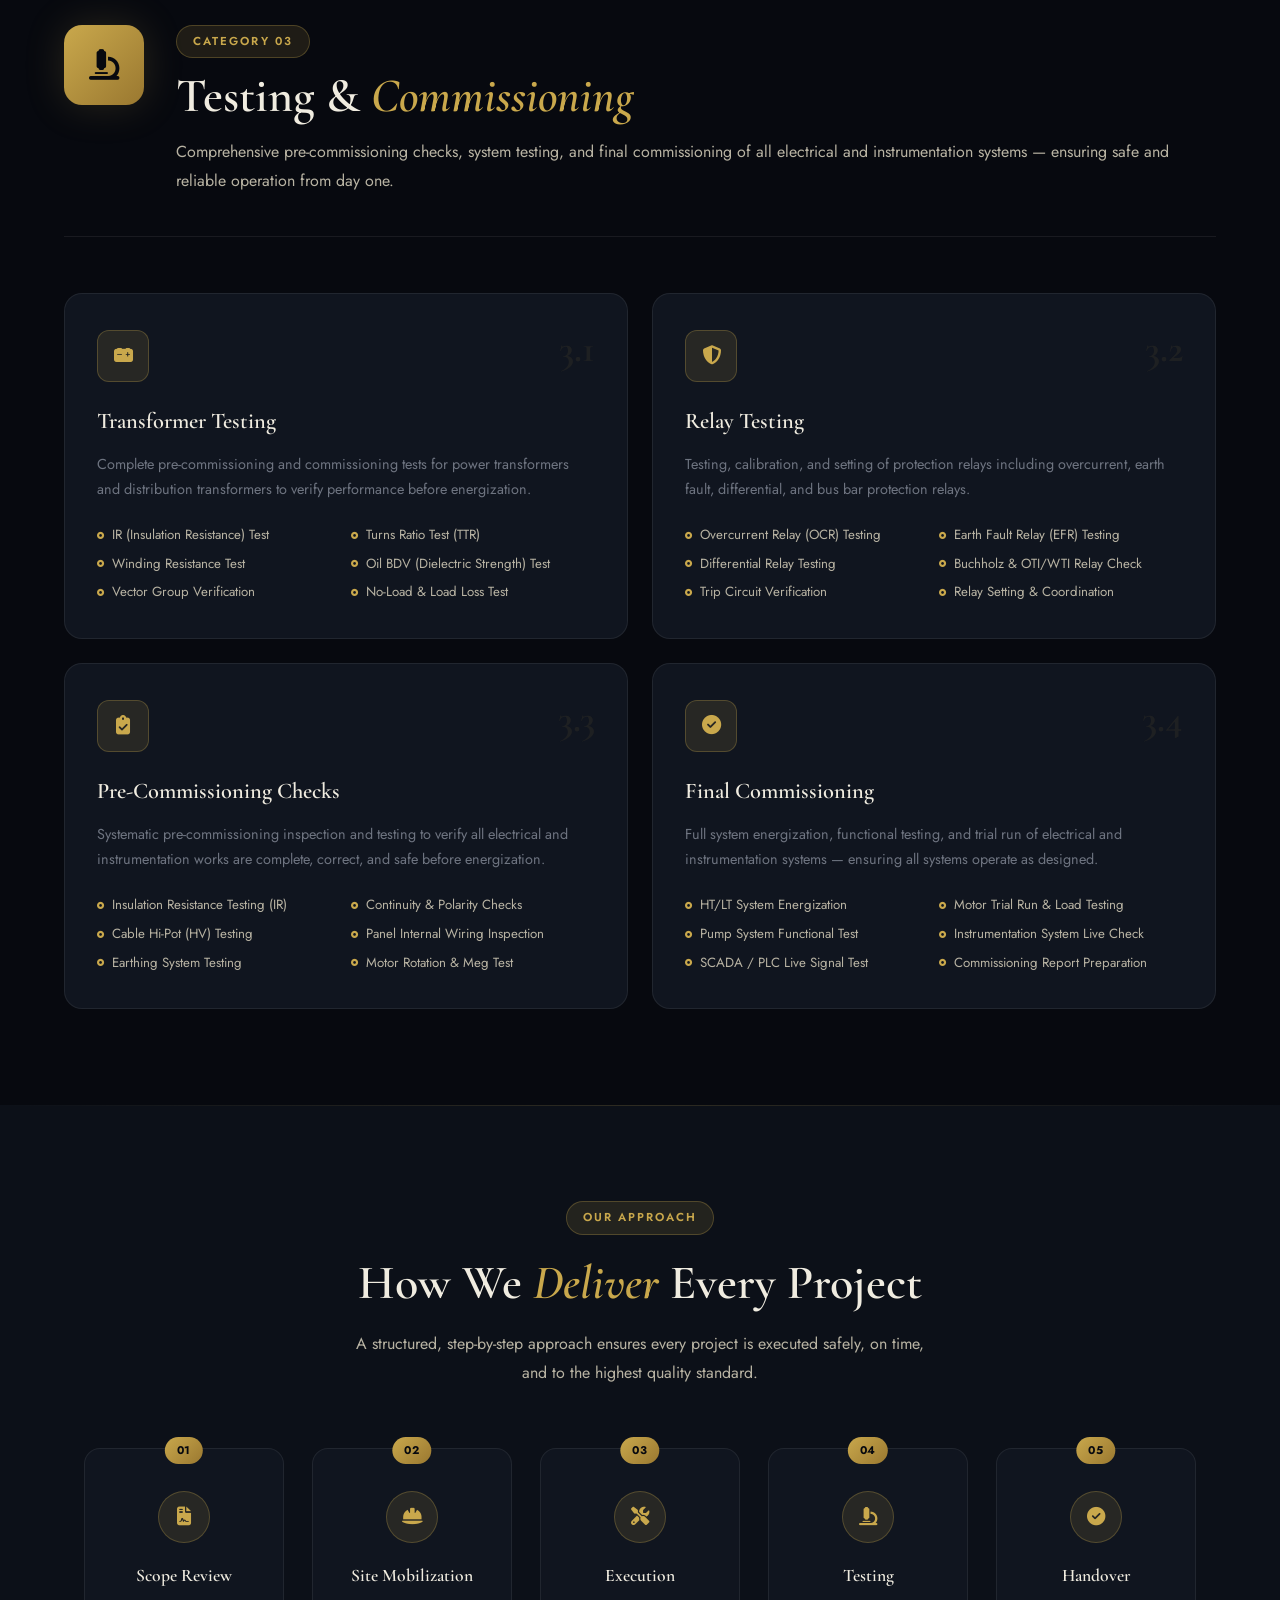
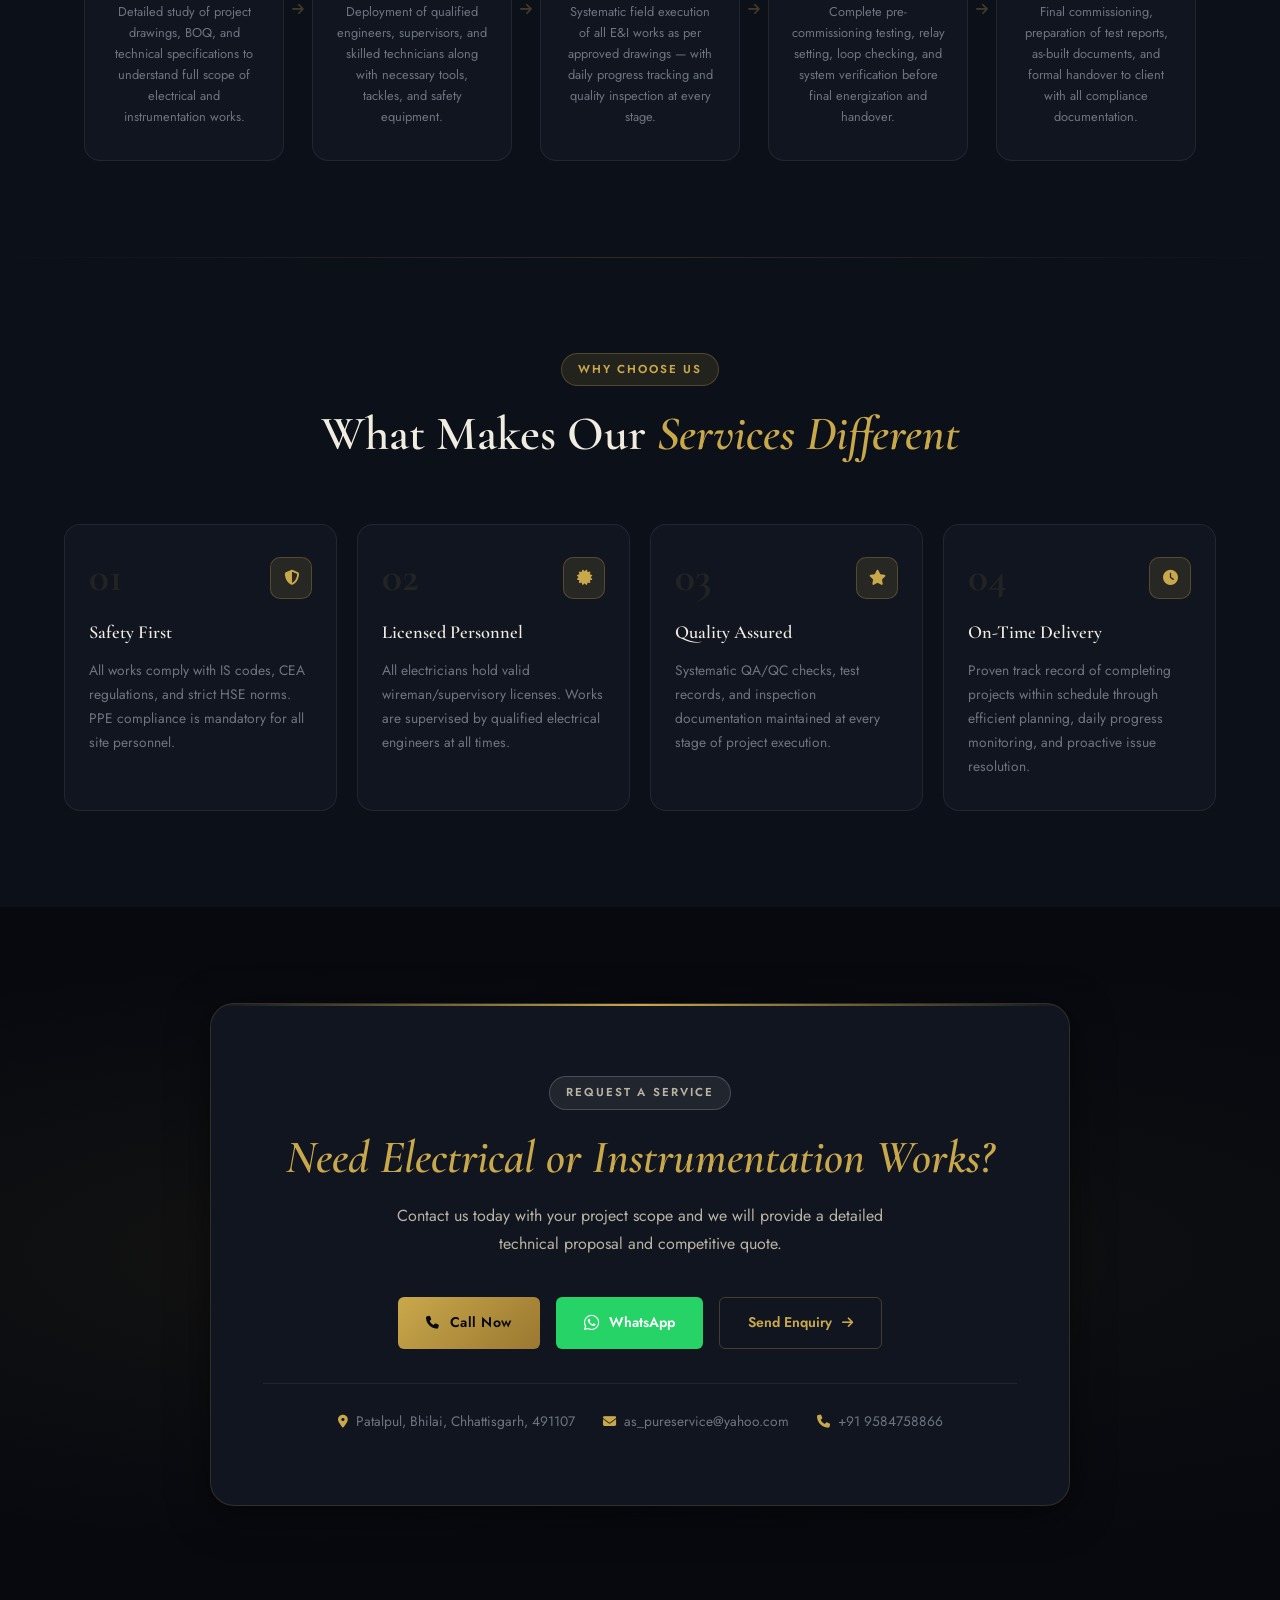
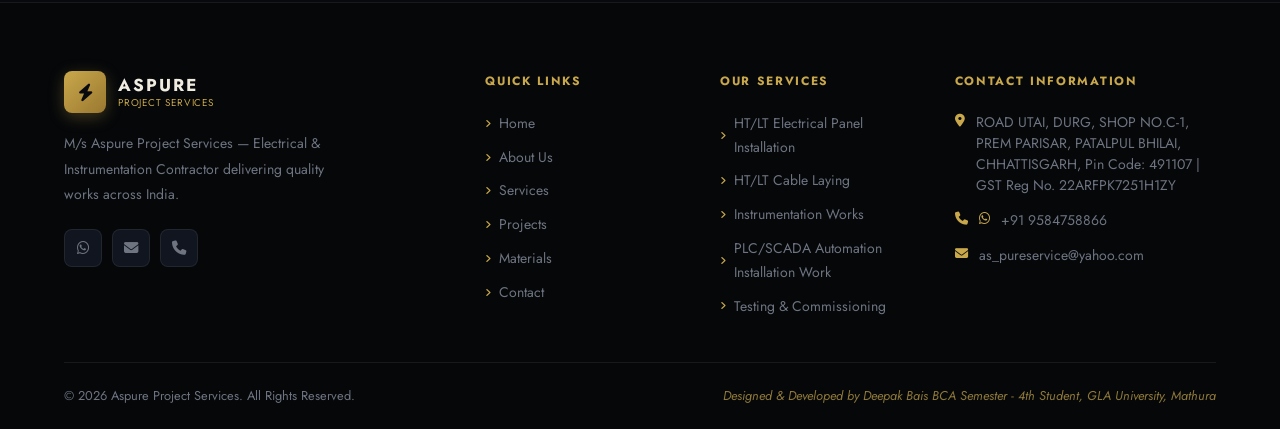
<file: services.html>
<!DOCTYPE html>
<html lang="en">
<head>
    <meta charset="UTF-8">
    <meta name="viewport" content="width=device-width, initial-scale=1.0">
    <title>Our Services | Aspure Project Services</title>
    <meta name="description" content="Electrical & Instrumentation services by M/s Aspure Project Services — HT/LT Panel Installation, Cable Laying, Earthing, Instrumentation, Calibration, PLC/SCADA, Testing & Commissioning.">

    <link rel="preconnect" href="https://fonts.googleapis.com">
    <link rel="preconnect" href="https://fonts.gstatic.com" crossorigin>
    <link href="https://fonts.googleapis.com/css2?family=Cormorant+Garamond:ital,wght@0,400;0,500;0,600;0,700;1,400;1,600&family=Jost:wght@300;400;500;600;700&display=swap" rel="stylesheet">
    <link rel="stylesheet" href="https://cdnjs.cloudflare.com/ajax/libs/font-awesome/6.5.0/css/all.min.css">
    <link rel="stylesheet" href="style.css">
</head>
<body>

<nav class="navbar" id="navbar">
    <div class="nav-con">
        <a href="index.html" class="nav-logo">
            <div class="logo-icon"><i class="fas fa-bolt"></i></div>
            <div class="logo-text">
                <span class="logo-main">ASPURE PROJECT SERVICES</span>
            </div>
        </a>
        <ul class="nav-links" id="navLinks">
            <li><a href="index.html"     class="nav-link">Home</a></li>
            <li><a href="about.html"     class="nav-link">About</a></li>
            <li><a href="services.html"  class="nav-link active">Services</a></li>
            <li><a href="projects.html"  class="nav-link">Projects</a></li>
            <li><a href="materials.html" class="nav-link">Materials</a></li>
            <li><a href="contact.html"   class="nav-link">Contact</a></li>
        </ul>
        <a href="contact.html" class="nav-cta">
            <span>Get a Quote</span>
            <i class="fas fa-arrow-right"></i>
        </a>
        <button class="hamburger" id="hamburger" aria-label="Open Menu">
            <span></span><span></span><span></span>
        </button>
    </div>
</nav>

<section class="page-hero">
    <div class="page-hero-bg">
        <div class="page-hero-grid"></div>
        <div class="page-hero-glow"></div>
    </div>
    <div class="page-hero-con">
        <div class="page-breadcrumb">
            <a href="index.html">Home</a>
            <i class="fas fa-angle-right"></i>
            <span>Services</span>
        </div>
        <h1 class="page-hero-title">
            Our <em>Electrical &amp;</em><br>Instrumentation Services
        </h1>
        <p class="page-hero-sub">
            End-to-end electrical and instrumentation solutions — from HT/LT panel
            installation and cable laying to PLC/SCADA integration and full
            testing &amp; commissioning across industrial and municipal projects.
        </p>
    </div>
</section>

<section class="stats-strip">
    <div class="stats-con">
        <div class="stat-item">
            <div class="stat-num">2</div>
            <div class="stat-lbl">Service Categories</div>
        </div>
        <div class="stat-sep"></div>
        <div class="stat-item">
            <div class="stat-num">12<sup>+</sup></div>
            <div class="stat-lbl">Service Types</div>
        </div>
        <div class="stat-sep"></div>
        <div class="stat-item">
            <div class="stat-num">50<sup>+</sup></div>
            <div class="stat-lbl">Projects Delivered</div>
        </div>
        <div class="stat-sep"></div>
        <div class="stat-item">
            <div class="stat-num">10<sup>+</sup></div>
            <div class="stat-lbl">Years Experience</div>
        </div>
    </div>
</section>

<section class="svc-nav-sec">
    <div class="sc">
        <div class="svc-nav-tabs">
            <a href="#electrical" class="svc-nav-tab active-tab">
                <i class="fas fa-bolt"></i>
                <span>Electrical Works</span>
            </a>
            <a href="#instrumentation" class="svc-nav-tab">
                <i class="fas fa-gauge-high"></i>
                <span>Instrumentation Works</span>
            </a>
            <a href="#testing" class="svc-nav-tab">
                <i class="fas fa-microscope"></i>
                <span>Testing &amp; Commissioning</span>
            </a>
        </div>
    </div>
</section>

<section class="svc-category-sec" id="electrical">
    <div class="sc">

        <!-- Category Header -->
        <div class="svc-cat-header">
            <div class="svc-cat-icon-wrap">
                <i class="fas fa-bolt"></i>
            </div>
            <div class="svc-cat-title-wrap">
                <span class="tag">Category 01</span>
                <h2 class="stitle">Electrical <em>Works</em></h2>
                <p class="sdesc">
                    Complete electrical installation and erection services for
                    industrial, municipal, and commercial projects — executed
                    to IS code standards with certified personnel.
                </p>
            </div>
        </div>

        <div class="svc-detail-grid">

            <div class="svc-detail-card">
                <div class="sdc-top">
                    <div class="sdc-icon"><i class="fas fa-toggle-on"></i></div>
                    <span class="sdc-num">1.1</span>
                </div>
                <h3>HT/LT Panel Installation</h3>
                <p>Installation of High-Tension and Low-Tension switchgear panels, MCC panels, PCC panels, and distribution boards at industrial and municipal project sites.</p>
                <ul class="sdc-list">
                    <li><i class="fas fa-circle-dot"></i> HT Switchgear &amp; VCB Panels</li>
                    <li><i class="fas fa-circle-dot"></i> MCC (Motor Control Centre) Panels</li>
                    <li><i class="fas fa-circle-dot"></i> PCC (Power Control Centre) Panels</li>
                    <li><i class="fas fa-circle-dot"></i> Distribution Boards (DB/SMDB)</li>
                    <li><i class="fas fa-circle-dot"></i> AMF &amp; DG Set Panels</li>
                    <li><i class="fas fa-circle-dot"></i> Bus Duct &amp; Bus Bar Installation</li>
                </ul>
            </div>

            <div class="svc-detail-card">
                <div class="sdc-top">
                    <div class="sdc-icon"><i class="fas fa-plug"></i></div>
                    <span class="sdc-num">1.2</span>
                </div>
                <h3>Cable Laying &amp; Termination</h3>
                <p>Supply and erection of HT/LT power cables, control cables, and instrumentation cables — including cable tray, conduit routing, and crimping termination.</p>
                <ul class="sdc-list">
                    <li><i class="fas fa-circle-dot"></i> HT Power Cable (11kV / 33kV)</li>
                    <li><i class="fas fa-circle-dot"></i> LT Power Cable Laying</li>
                    <li><i class="fas fa-circle-dot"></i> Control &amp; Signal Cable Works</li>
                    <li><i class="fas fa-circle-dot"></i> Cable Tray &amp; Conduit Routing</li>
                    <li><i class="fas fa-circle-dot"></i> Cable Crimping &amp; Termination</li>
                    <li><i class="fas fa-circle-dot"></i> Cable Ferrule &amp; Glanding</li>
                </ul>
            </div>

            <div class="svc-detail-card">
                <div class="sdc-top">
                    <div class="sdc-icon"><i class="fas fa-earth-asia"></i></div>
                    <span class="sdc-num">1.3</span>
                </div>
                <h3>Earthing &amp; Lightning Protection</h3>
                <p>Design and installation of complete earthing systems and lightning protection networks for electrical safety compliance at industrial and outdoor project sites.</p>
                <ul class="sdc-list">
                    <li><i class="fas fa-circle-dot"></i> Plate Earthing &amp; Pipe Earthing</li>
                    <li><i class="fas fa-circle-dot"></i> Equipment Body Earthing</li>
                    <li><i class="fas fa-circle-dot"></i> Grid Earthing for Substations</li>
                    <li><i class="fas fa-circle-dot"></i> Lightning Arrestor Installation</li>
                    <li><i class="fas fa-circle-dot"></i> Earth Continuity Testing</li>
                    <li><i class="fas fa-circle-dot"></i> Surge Protection Devices (SPD)</li>
                </ul>
            </div>

            <div class="svc-detail-card">
                <div class="sdc-top">
                    <div class="sdc-icon"><i class="fas fa-water-ladder"></i></div>
                    <span class="sdc-num">1.4</span>
                </div>
                <h3>Pumps Installation</h3>
                <p>Electrical works for pump installation including motor wiring, starter connection, DOL/VFD drive connections, and pump control panel integration.</p>
                <ul class="sdc-list">
                    <li><i class="fas fa-circle-dot"></i> Submersible &amp; Centrifugal Pumps</li>
                    <li><i class="fas fa-circle-dot"></i> Motor Winding &amp; Connections</li>
                    <li><i class="fas fa-circle-dot"></i> DOL / Star-Delta Starter Wiring</li>
                    <li><i class="fas fa-circle-dot"></i> VFD / Soft Starter Connections</li>
                    <li><i class="fas fa-circle-dot"></i> Pump Control Panel Wiring</li>
                    <li><i class="fas fa-circle-dot"></i> Auto-Manual Control Integration</li>
                </ul>
            </div>

        </div>
    </div>
</section>

<section class="svc-category-sec svc-alt-bg" id="instrumentation">
    <div class="sc">

        <div class="svc-cat-header">
            <div class="svc-cat-icon-wrap">
                <i class="fas fa-gauge-high"></i>
            </div>
            <div class="svc-cat-title-wrap">
                <span class="tag">Category 02</span>
                <h2 class="stitle">Instrumentation <em>Works</em></h2>
                <p class="sdesc">
                    Advanced instrumentation installation, calibration, and integration
                    services for process control and automation systems in water treatment,
                    industrial, and utility projects.
                </p>
            </div>
        </div>

        <div class="svc-detail-grid">

            <div class="svc-detail-card">
                <div class="sdc-top">
                    <div class="sdc-icon"><i class="fas fa-temperature-half"></i></div>
                    <span class="sdc-num">2.1</span>
                </div>
                <h3>Instruments Installation</h3>
                <p>Field installation of all types of process instruments including transmitters, sensors, flow meters, level instruments, and pressure gauges.</p>
                <ul class="sdc-list">
                    <li><i class="fas fa-circle-dot"></i> Pressure Transmitters &amp; Gauges</li>
                    <li><i class="fas fa-circle-dot"></i> Flow Meters (Electromagnetic, Ultrasonic)</li>
                    <li><i class="fas fa-circle-dot"></i> Level Sensors &amp; Transmitters</li>
                    <li><i class="fas fa-circle-dot"></i> Temperature Sensors (RTD / TC)</li>
                    <li><i class="fas fa-circle-dot"></i> Analyzers (pH, DO, Turbidity)</li>
                    <li><i class="fas fa-circle-dot"></i> Control Valves &amp; Actuators</li>
                </ul>
            </div>

            <div class="svc-detail-card">
                <div class="sdc-top">
                    <div class="sdc-icon"><i class="fas fa-sliders"></i></div>
                    <span class="sdc-num">2.2</span>
                </div>
                <h3>Calibration Services</h3>
                <p>Precision calibration of all field instruments to ensure accurate measurement, proper signal output, and process control performance.</p>
                <ul class="sdc-list">
                    <li><i class="fas fa-circle-dot"></i> Pressure Instrument Calibration</li>
                    <li><i class="fas fa-circle-dot"></i> Temperature Instrument Calibration</li>
                    <li><i class="fas fa-circle-dot"></i> Flow Meter Zero / Span Setting</li>
                    <li><i class="fas fa-circle-dot"></i> Level Instrument Calibration</li>
                    <li><i class="fas fa-circle-dot"></i> Positioner Calibration (Control Valves)</li>
                    <li><i class="fas fa-circle-dot"></i> Calibration Record &amp; Documentation</li>
                </ul>
            </div>

            <div class="svc-detail-card">
                <div class="sdc-top">
                    <div class="sdc-icon"><i class="fas fa-rotate"></i></div>
                    <span class="sdc-num">2.3</span>
                </div>
                <h3>Loop Checking</h3>
                <p>End-to-end loop verification from field instruments to control panels — ensuring correct signal transmission, wiring continuity, and proper I/O mapping.</p>
                <ul class="sdc-list">
                    <li><i class="fas fa-circle-dot"></i> Continuity &amp; Insulation Testing</li>
                    <li><i class="fas fa-circle-dot"></i> 4–20 mA Signal Verification</li>
                    <li><i class="fas fa-circle-dot"></i> Digital I/O Loop Testing</li>
                    <li><i class="fas fa-circle-dot"></i> Alarm &amp; Trip Loop Checks</li>
                    <li><i class="fas fa-circle-dot"></i> Field-to-Panel Signal Tracing</li>
                    <li><i class="fas fa-circle-dot"></i> Loop Check Sheets Documentation</li>
                </ul>
            </div>

            <div class="svc-detail-card">
                <div class="sdc-top">
                    <div class="sdc-icon"><i class="fas fa-microchip"></i></div>
                    <span class="sdc-num">2.4</span>
                </div>
                <h3>PLC / SCADA Integration</h3>
                <p>PLC panel wiring, I/O testing, and SCADA system integration for process automation — including field signal connection and communication testing.</p>
                <ul class="sdc-list">
                    <li><i class="fas fa-circle-dot"></i> PLC Panel Internal Wiring</li>
                    <li><i class="fas fa-circle-dot"></i> I/O Card Installation &amp; Testing</li>
                    <li><i class="fas fa-circle-dot"></i> Field-to-PLC Loop Testing</li>
                    <li><i class="fas fa-circle-dot"></i> SCADA Screen Signal Verification</li>
                    <li><i class="fas fa-circle-dot"></i> Communication Wiring (PROFIBUS, Modbus)</li>
                    <li><i class="fas fa-circle-dot"></i> HMI / SCADA Functional Testing</li>
                </ul>
            </div>

        </div>
    </div>
</section>

<section class="svc-category-sec" id="testing">
    <div class="sc">

        <div class="svc-cat-header">
            <div class="svc-cat-icon-wrap">
                <i class="fas fa-microscope"></i>
            </div>
            <div class="svc-cat-title-wrap">
                <span class="tag">Category 03</span>
                <h2 class="stitle">Testing &amp; <em>Commissioning</em></h2>
                <p class="sdesc">
                    Comprehensive pre-commissioning checks, system testing, and
                    final commissioning of all electrical and instrumentation
                    systems — ensuring safe and reliable operation from day one.
                </p>
            </div>
        </div>

        <div class="svc-detail-grid">

            <div class="svc-detail-card">
                <div class="sdc-top">
                    <div class="sdc-icon"><i class="fas fa-car-battery"></i></div>
                    <span class="sdc-num">3.1</span>
                </div>
                <h3>Transformer Testing</h3>
                <p>Complete pre-commissioning and commissioning tests for power transformers and distribution transformers to verify performance before energization.</p>
                <ul class="sdc-list">
                    <li><i class="fas fa-circle-dot"></i> IR (Insulation Resistance) Test</li>
                    <li><i class="fas fa-circle-dot"></i> Turns Ratio Test (TTR)</li>
                    <li><i class="fas fa-circle-dot"></i> Winding Resistance Test</li>
                    <li><i class="fas fa-circle-dot"></i> Oil BDV (Dielectric Strength) Test</li>
                    <li><i class="fas fa-circle-dot"></i> Vector Group Verification</li>
                    <li><i class="fas fa-circle-dot"></i> No-Load &amp; Load Loss Test</li>
                </ul>
            </div>

            <div class="svc-detail-card">
                <div class="sdc-top">
                    <div class="sdc-icon"><i class="fas fa-shield-halved"></i></div>
                    <span class="sdc-num">3.2</span>
                </div>
                <h3>Relay Testing</h3>
                <p>Testing, calibration, and setting of protection relays including overcurrent, earth fault, differential, and bus bar protection relays.</p>
                <ul class="sdc-list">
                    <li><i class="fas fa-circle-dot"></i> Overcurrent Relay (OCR) Testing</li>
                    <li><i class="fas fa-circle-dot"></i> Earth Fault Relay (EFR) Testing</li>
                    <li><i class="fas fa-circle-dot"></i> Differential Relay Testing</li>
                    <li><i class="fas fa-circle-dot"></i> Buchholz &amp; OTI/WTI Relay Check</li>
                    <li><i class="fas fa-circle-dot"></i> Trip Circuit Verification</li>
                    <li><i class="fas fa-circle-dot"></i> Relay Setting &amp; Coordination</li>
                </ul>
            </div>

            <div class="svc-detail-card">
                <div class="sdc-top">
                    <div class="sdc-icon"><i class="fas fa-clipboard-check"></i></div>
                    <span class="sdc-num">3.3</span>
                </div>
                <h3>Pre-Commissioning Checks</h3>
                <p>Systematic pre-commissioning inspection and testing to verify all electrical and instrumentation works are complete, correct, and safe before energization.</p>
                <ul class="sdc-list">
                    <li><i class="fas fa-circle-dot"></i> Insulation Resistance Testing (IR)</li>
                    <li><i class="fas fa-circle-dot"></i> Continuity &amp; Polarity Checks</li>
                    <li><i class="fas fa-circle-dot"></i> Cable Hi-Pot (HV) Testing</li>
                    <li><i class="fas fa-circle-dot"></i> Panel Internal Wiring Inspection</li>
                    <li><i class="fas fa-circle-dot"></i> Earthing System Testing</li>
                    <li><i class="fas fa-circle-dot"></i> Motor Rotation &amp; Meg Test</li>
                </ul>
            </div>

            <div class="svc-detail-card">
                <div class="sdc-top">
                    <div class="sdc-icon"><i class="fas fa-circle-check"></i></div>
                    <span class="sdc-num">3.4</span>
                </div>
                <h3>Final Commissioning</h3>
                <p>Full system energization, functional testing, and trial run of electrical and instrumentation systems — ensuring all systems operate as designed.</p>
                <ul class="sdc-list">
                    <li><i class="fas fa-circle-dot"></i> HT/LT System Energization</li>
                    <li><i class="fas fa-circle-dot"></i> Motor Trial Run &amp; Load Testing</li>
                    <li><i class="fas fa-circle-dot"></i> Pump System Functional Test</li>
                    <li><i class="fas fa-circle-dot"></i> Instrumentation System Live Check</li>
                    <li><i class="fas fa-circle-dot"></i> SCADA / PLC Live Signal Test</li>
                    <li><i class="fas fa-circle-dot"></i> Commissioning Report Preparation</li>
                </ul>
            </div>

        </div>
    </div>
</section>

<section class="svc-process-sec">
    <div class="sc">
        <div class="sh ctr">
            <span class="tag">Our Approach</span>
            <h2 class="stitle">How We <em>Deliver</em> Every Project</h2>
            <p class="sdesc">A structured, step-by-step approach ensures every project is executed safely, on time, and to the highest quality standard.</p>
        </div>

        <div class="process-grid">

            <div class="process-card">
                <div class="process-step">01</div>
                <div class="process-icon"><i class="fas fa-file-contract"></i></div>
                <h4>Scope Review</h4>
                <p>Detailed study of project drawings, BOQ, and technical specifications to understand full scope of electrical and instrumentation works.</p>
            </div>

            <div class="process-arrow"><i class="fas fa-arrow-right"></i></div>

            <div class="process-card">
                <div class="process-step">02</div>
                <div class="process-icon"><i class="fas fa-hard-hat"></i></div>
                <h4>Site Mobilization</h4>
                <p>Deployment of qualified engineers, supervisors, and skilled technicians along with necessary tools, tackles, and safety equipment.</p>
            </div>

            <div class="process-arrow"><i class="fas fa-arrow-right"></i></div>

            <div class="process-card">
                <div class="process-step">03</div>
                <div class="process-icon"><i class="fas fa-screwdriver-wrench"></i></div>
                <h4>Execution</h4>
                <p>Systematic field execution of all E&amp;I works as per approved drawings — with daily progress tracking and quality inspection at every stage.</p>
            </div>

            <div class="process-arrow"><i class="fas fa-arrow-right"></i></div>

            <div class="process-card">
                <div class="process-step">04</div>
                <div class="process-icon"><i class="fas fa-microscope"></i></div>
                <h4>Testing</h4>
                <p>Complete pre-commissioning testing, relay setting, loop checking, and system verification before final energization and handover.</p>
            </div>

            <div class="process-arrow"><i class="fas fa-arrow-right"></i></div>

            <div class="process-card">
                <div class="process-step">05</div>
                <div class="process-icon"><i class="fas fa-circle-check"></i></div>
                <h4>Handover</h4>
                <p>Final commissioning, preparation of test reports, as-built documents, and formal handover to client with all compliance documentation.</p>
            </div>

        </div>
    </div>
</section>

<section class="why-sec">
    <div class="sc">
        <div class="sh ctr">
            <span class="tag">Why Choose Us</span>
            <h2 class="stitle">What Makes Our <em>Services Different</em></h2>
        </div>
        <div class="why-grid">
            <div class="why-card">
                <div class="why-head">
                    <span class="why-num">01</span>
                    <div class="why-icon"><i class="fas fa-shield-halved"></i></div>
                </div>
                <h4>Safety First</h4>
                <p>All works comply with IS codes, CEA regulations, and strict HSE norms. PPE compliance is mandatory for all site personnel.</p>
            </div>
            <div class="why-card">
                <div class="why-head">
                    <span class="why-num">02</span>
                    <div class="why-icon"><i class="fas fa-certificate"></i></div>
                </div>
                <h4>Licensed Personnel</h4>
                <p>All electricians hold valid wireman/supervisory licenses. Works are supervised by qualified electrical engineers at all times.</p>
            </div>
            <div class="why-card">
                <div class="why-head">
                    <span class="why-num">03</span>
                    <div class="why-icon"><i class="fas fa-star"></i></div>
                </div>
                <h4>Quality Assured</h4>
                <p>Systematic QA/QC checks, test records, and inspection documentation maintained at every stage of project execution.</p>
            </div>
            <div class="why-card">
                <div class="why-head">
                    <span class="why-num">04</span>
                    <div class="why-icon"><i class="fas fa-clock"></i></div>
                </div>
                <h4>On-Time Delivery</h4>
                <p>Proven track record of completing projects within schedule through efficient planning, daily progress monitoring, and proactive issue resolution.</p>
            </div>
        </div>
    </div>
</section>

<section class="cta-sec">
    <div class="cta-wrap">
        <div class="cta-box">
            <span class="tag tag-light">Request a Service</span>
            <h2 class="cta-title"><em>Need Electrical or Instrumentation Works?</em></h2>
            <p class="cta-desc">
                Contact us today with your project scope and we will provide
                a detailed technical proposal and competitive quote.
            </p>
            <div class="cta-btns">
                <a href="tel:+919584758866" class="btn-g">
                    <i class="fas fa-phone"></i>
                    <span>Call Now</span>
                </a>
                <a href="https://wa.me/919584758866" class="btn-wa-cta" target="_blank">
                    <i class="fab fa-whatsapp"></i>
                    <span>WhatsApp</span>
                </a>
                <a href="contact.html" class="btn-og">
                    <span>Send Enquiry</span>
                    <i class="fas fa-arrow-right"></i>
                </a>
            </div>
            <div class="cta-info">
                <div class="cta-info-item"><i class="fas fa-map-marker-alt"></i><span>Patalpul, Bhilai, Chhattisgarh, 491107</span></div>
                <div class="cta-info-item"><i class="fas fa-envelope"></i><span>as_pureservice@yahoo.com</span></div>
                <div class="cta-info-item"><i class="fas fa-phone"></i><span>+91 9584758866</span></div>
            </div>
        </div>
    </div>
</section>

<footer class="footer">
    <div class="footer-con">

        <div class="footer-top">

            <div class="footer-brand">
                <a href="index.html" class="nav-logo">
                    <div class="logo-icon"><i class="fas fa-bolt"></i></div>
                    <div class="logo-text">
                        <span class="logo-main">ASPURE</span>
                        <span class="logo-sub">Project Services</span>
                    </div>
                </a>
                <p>M/s Aspure Project Services — Electrical &amp; Instrumentation Contractor delivering quality works across India.</p>
                <div class="footer-social">
                    <a href="https://wa.me/919584758866" class="soc-btn" target="_blank"><i class="fab fa-whatsapp"></i></a>
                    <a href="mailto:as_pureservice@yahoo.com" class="soc-btn"><i class="fas fa-envelope"></i></a>
                    <a href="tel:+919584758866" class="soc-btn"><i class="fas fa-phone"></i></a>
                </div>
            </div>

            <div class="footer-col">
                <h5>Quick Links</h5>
                <ul class="flinks">
                    <li><a href="index.html"><i class="fas fa-angle-right"></i> Home</a></li>
                    <li><a href="about.html"><i class="fas fa-angle-right"></i> About Us</a></li>
                    <li><a href="services.html"><i class="fas fa-angle-right"></i> Services</a></li>
                    <li><a href="projects.html"><i class="fas fa-angle-right"></i> Projects</a></li>
                    <li><a href="materials.html"><i class="fas fa-angle-right"></i> Materials</a></li>
                    <li><a href="contact.html"><i class="fas fa-angle-right"></i> Contact</a></li>
                </ul>
            </div>

            <div class="footer-col">
                <h5>Our Services</h5>
                <ul class="flinks">
                    <li><a href="services.html"><i class="fas fa-angle-right"></i> HT/LT Electrical Panel Installation</a></li>
                    <li><a href="services.html"><i class="fas fa-angle-right"></i> HT/LT Cable Laying</a></li>
                    <li><a href="services.html"><i class="fas fa-angle-right"></i> Instrumentation Works</a></li>
                    <li><a href="services.html"><i class="fas fa-angle-right"></i> PLC/SCADA Automation Installation Work</a></li>
                    <li><a href="services.html"><i class="fas fa-angle-right"></i> Testing &amp; Commissioning</a></li>
                </ul>
            </div>

            <div class="footer-col">
                <h5>Contact Information</h5>
                <div class="fcon-list">
                    <div class="fcon-item"><i class="fas fa-map-marker-alt"></i><span>ROAD UTAI, DURG, SHOP NO.C-1, PREM PARISAR,
                         PATALPUL BHILAI, CHHATTISGARH, Pin Code: 491107 | GST Reg No. 22ARFPK7251H1ZY </span></div>
                    <div class="fcon-item">
                    <i class="fas fa-phone"></i> 
                    <i class="fab fa-whatsapp"></i>
                    <span>+91 9584758866</span>
                    </div>
                    <div class="fcon-item"><i class="fas fa-envelope"></i><span>as_pureservice@yahoo.com</span></div>
                </div>
            </div>

        </div>

        <div class="f-divider"></div>

        <div class="footer-bot">
            <p>&copy; 2026 Aspure Project Services. All Rights Reserved.</p>
            <p class="f-credit">Designed &amp; Developed by Deepak Bais BCA Semester - 4th Student, GLA University, Mathura</p>
        </div>

    </div>
</footer>

<a href="https://wa.me/919584758866" class="float-wa" target="_blank" aria-label="WhatsApp">
    <i class="fab fa-whatsapp"></i>
    <span class="fw-tip">Chat on WhatsApp</span>
</a>

<button class="back-top" id="backTop" aria-label="Back to top">
    <i class="fas fa-arrow-up"></i>
</button>

<script src="script.js"></script>

</body>
</html>
</file>
<file: style.css>
:root {
    --bg-primary:    #07090F;
    --bg-secondary:  #0C1018;
    --bg-card:       #10151F;
    --bg-surface:    #1A2235;

    --gold:          #C9A84C;
    --gold-light:    #E2C068;
    --gold-dark:     #9A7830;
    --gold-pale:     rgba(201, 168, 76, 0.12);
    --gold-border:   rgba(201, 168, 76, 0.28);

    --text-white:    #F0ECE0;
    --text-soft:     #B8B3A3;
    --text-muted:    #6E7480;

    --green:         #2ECC71;

    --b-sub:         rgba(255, 255, 255, 0.07);
    --b-card:        rgba(201, 168, 76, 0.18);

    --font-display:  'Cormorant Garamond', Georgia, serif;
    --font-body:     'Jost', sans-serif;

    --section-py:    96px;
    --container-w:   1200px;

    --ease:          cubic-bezier(0.4, 0, 0.2, 1);
    --tr:            0.35s var(--ease);

    --sh-card:       0 8px 40px rgba(0, 0, 0, 0.5);
    --sh-gold:       0 0 40px rgba(201, 168, 76, 0.18);
    --sh-hover:      0 16px 60px rgba(0, 0, 0, 0.6);
}

*, *::before, *::after {
    margin: 0;
    padding: 0;
    box-sizing: border-box;
}

html {
    scroll-behavior: smooth;
    font-size: 16px;
}

body {
    font-family: var(--font-body);
    background-color: var(--bg-primary);
    color: var(--text-white);
    line-height: 1.7;
    overflow-x: hidden;
    -webkit-font-smoothing: antialiased;
}

a {
    text-decoration: none;
    color: inherit;
    transition: color var(--tr);
}

ul { list-style: none; }
img { max-width: 100%; display: block; }

::-webkit-scrollbar { width: 6px; }
::-webkit-scrollbar-track { background: var(--bg-primary); }
::-webkit-scrollbar-thumb { background: var(--gold-dark); border-radius: 6px; }
::-webkit-scrollbar-thumb:hover { background: var(--gold); }

::selection {
    background: rgba(201, 168, 76, 0.25);
    color: var(--text-white);
}

.sc {
    max-width: var(--container-w);
    margin: 0 auto;
    padding: 0 24px;
}

.sh { margin-bottom: 60px; }
.sh.ctr { text-align: center; }

.tag {
    display: inline-flex;
    align-items: center;
    gap: 8px;
    font-family: var(--font-body);
    font-size: 0.72rem;
    font-weight: 600;
    letter-spacing: 0.18em;
    text-transform: uppercase;
    color: var(--gold);
    background: var(--gold-pale);
    border: 1px solid var(--gold-border);
    padding: 6px 16px;
    border-radius: 100px;
    margin-bottom: 20px;
}

.tag-light {
    background: rgba(255, 255, 255, 0.07);
    border-color: rgba(255, 255, 255, 0.18);
    color: var(--text-soft);
}

.stitle {
    font-family: var(--font-display);
    font-size: clamp(2rem, 4vw, 3rem);
    font-weight: 600;
    line-height: 1.2;
    color: var(--text-white);
    margin-bottom: 18px;
}
.stitle em { font-style: italic; color: var(--gold); }

.sdesc {
    font-size: 1rem;
    color: var(--text-soft);
    max-width: 580px;
    line-height: 1.8;
}
.sh.ctr .sdesc { margin: 0 auto; }

.btn-g {
    display: inline-flex;
    align-items: center;
    gap: 10px;
    background: linear-gradient(135deg, var(--gold), var(--gold-dark));
    color: #07090F;
    font-family: var(--font-body);
    font-size: 0.875rem;
    font-weight: 600;
    letter-spacing: 0.04em;
    padding: 14px 28px;
    border-radius: 6px;
    border: none;
    cursor: pointer;
    transition: var(--tr);
    position: relative;
    overflow: hidden;
}
.btn-g::before {
    content: '';
    position: absolute;
    inset: 0;
    background: linear-gradient(135deg, var(--gold-light), var(--gold));
    opacity: 0;
    transition: opacity var(--tr);
}
.btn-g:hover { transform: translateY(-2px); box-shadow: var(--sh-gold); }
.btn-g:hover::before { opacity: 1; }
.btn-g span, .btn-g i { position: relative; z-index: 1; }
.btn-g i { font-size: 0.8rem; transition: transform var(--tr); }
.btn-g:hover i { transform: translateX(4px); }

.btn-wa {
    display: inline-flex;
    align-items: center;
    gap: 10px;
    background: rgba(37, 211, 102, 0.1);
    border: 1px solid rgba(37, 211, 102, 0.35);
    color: var(--green);
    font-family: var(--font-body);
    font-size: 0.875rem;
    font-weight: 600;
    padding: 14px 28px;
    border-radius: 6px;
    cursor: pointer;
    transition: var(--tr);
}
.btn-wa:hover { background: rgba(37, 211, 102, 0.2); transform: translateY(-2px); }
.btn-wa i { font-size: 1.1rem; }

.btn-wa-cta {
    display: inline-flex;
    align-items: center;
    gap: 10px;
    background: #25D366;
    color: #fff;
    font-family: var(--font-body);
    font-size: 0.875rem;
    font-weight: 600;
    padding: 14px 28px;
    border-radius: 6px;
    border: none;
    cursor: pointer;
    transition: var(--tr);
}
.btn-wa-cta:hover { background: #1EB856; transform: translateY(-2px); }
.btn-wa-cta i { font-size: 1.1rem; }

.btn-og {
    display: inline-flex;
    align-items: center;
    gap: 10px;
    background: transparent;
    border: 1px solid var(--gold-border);
    color: var(--gold);
    font-family: var(--font-body);
    font-size: 0.875rem;
    font-weight: 600;
    padding: 13px 28px;
    border-radius: 6px;
    cursor: pointer;
    transition: var(--tr);
}
.btn-og:hover { background: var(--gold-pale); border-color: var(--gold); transform: translateY(-2px); }
.btn-og i { font-size: 0.8rem; transition: transform var(--tr); }
.btn-og:hover i { transform: translateX(4px); }

.btn-ol {
    display: inline-flex;
    align-items: center;
    gap: 10px;
    background: transparent;
    border: 1px solid rgba(255, 255, 255, 0.22);
    color: var(--text-white);
    font-family: var(--font-body);
    font-size: 0.875rem;
    font-weight: 600;
    padding: 13px 28px;
    border-radius: 6px;
    cursor: pointer;
    transition: var(--tr);
}
.btn-ol:hover { background: rgba(255, 255, 255, 0.07); transform: translateY(-2px); }

.navbar {
    position: fixed;
    top: 0;
    left: 0;
    right: 0;
    z-index: 1000;
    padding: 20px 0;
    transition: var(--tr);
}

.navbar.scrolled {
    background: rgba(7, 9, 15, 0.96);
    backdrop-filter: blur(20px);
    -webkit-backdrop-filter: blur(20px);
    padding: 13px 0;
    border-bottom: 1px solid var(--b-sub);
}

.nav-con {
    max-width: 1300px;
    margin: 0 auto;
    padding: 0 32px;
    display: flex;
    align-items: center;
    gap: 32px;
}

.nav-logo {
    display: flex;
    align-items: center;
    gap: 12px;
    flex-shrink: 0;
}

.logo-icon {
    width: 42px;
    height: 42px;
    background: linear-gradient(135deg, var(--gold), var(--gold-dark));
    border-radius: 8px;
    display: flex;
    align-items: center;
    justify-content: center;
    color: #07090F;
    font-size: 1.1rem;
    box-shadow: 0 4px 16px rgba(201, 168, 76, 0.3);
    flex-shrink: 0;
}

.logo-text { display: flex; flex-direction: column; line-height: 1; }
.logo-main { font-family: var(--font-body); font-size: 1.08rem; font-weight: 700; letter-spacing: 0.12em; color: var(--text-white); }
.logo-sub  { font-size: 0.62rem; font-weight: 400; letter-spacing: 0.08em; color: var(--gold); text-transform: uppercase; margin-top: 3px; }

.nav-links {
    display: flex;
    align-items: center;
    gap: 4px;
    margin-left: auto;
}

.nav-link {
    font-size: 0.875rem;
    font-weight: 500;
    color: var(--text-soft);
    padding: 8px 13px;
    border-radius: 6px;
    transition: var(--tr);
    position: relative;
}
.nav-link::after {
    content: '';
    position: absolute;
    bottom: 4px;
    left: 50%;
    transform: translateX(-50%);
    width: 0;
    height: 2px;
    background: var(--gold);
    border-radius: 2px;
    transition: width var(--tr);
}
.nav-link:hover,
.nav-link.active { color: var(--text-white); }
.nav-link:hover::after,
.nav-link.active::after { width: 18px; }

.nav-cta {
    display: inline-flex;
    align-items: center;
    gap: 8px;
    background: linear-gradient(135deg, var(--gold), var(--gold-dark));
    color: #07090F;
    font-size: 0.8rem;
    font-weight: 700;
    letter-spacing: 0.04em;
    padding: 10px 22px;
    border-radius: 6px;
    flex-shrink: 0;
    transition: var(--tr);
}
.nav-cta:hover { transform: translateY(-1px); box-shadow: var(--sh-gold); }
.nav-cta i { font-size: 0.7rem; }

.hamburger {
    display: none;
    flex-direction: column;
    gap: 5px;
    background: none;
    border: none;
    cursor: pointer;
    padding: 4px;
    margin-left: auto;
}
.hamburger span {
    display: block;
    width: 24px;
    height: 2px;
    background: var(--text-white);
    border-radius: 2px;
    transition: var(--tr);
}
.hamburger.open span:nth-child(1) { transform: rotate(45deg) translate(5px, 5px); }
.hamburger.open span:nth-child(2) { opacity: 0; }
.hamburger.open span:nth-child(3) { transform: rotate(-45deg) translate(5px, -5px); }

.hero {
    min-height: 100vh;
    display: flex;
    align-items: center;
    position: relative;
    overflow: hidden;
    padding: 120px 24px 80px;
}

.hero-bg { position: absolute; inset: 0; z-index: 0; }

.hero-grid {
    position: absolute;
    inset: 0;
    background-image:
        linear-gradient(rgba(201, 168, 76, 0.05) 1px, transparent 1px),
        linear-gradient(90deg, rgba(201, 168, 76, 0.05) 1px, transparent 1px);
    background-size: 60px 60px;
    mask-image: radial-gradient(ellipse at center, black 30%, transparent 80%);
    -webkit-mask-image: radial-gradient(ellipse at center, black 30%, transparent 80%);
}

.hero-glow {
    position: absolute;
    top: 5%;
    left: 50%;
    transform: translateX(-50%);
    width: 900px;
    height: 700px;
    background: radial-gradient(ellipse, rgba(201, 168, 76, 0.07) 0%, transparent 70%);
    pointer-events: none;
}

.hero-line {
    position: absolute;
    height: 1px;
    background: linear-gradient(90deg, transparent, rgba(201, 168, 76, 0.2), transparent);
}
.hl1 { top: 28%; width: 55%; animation: lineMove 9s linear infinite; }
.hl2 { top: 55%; width: 70%; animation: lineMove 13s linear infinite 3s; }
.hl3 { top: 78%; width: 45%; animation: lineMove 11s linear infinite 6s; }

@keyframes lineMove {
    0%   { left: -100%; }
    100% { left: 150%; }
}

.hero-con {
    max-width: var(--container-w);
    margin: 0 auto;
    position: relative;
    z-index: 1;
    width: 100%;
}
.hero-in { max-width: 760px; }

.hero-badge {
    display: inline-flex;
    align-items: center;
    gap: 10px;
    font-size: 0.76rem;
    font-weight: 500;
    letter-spacing: 0.1em;
    text-transform: uppercase;
    color: var(--text-soft);
    background: rgba(255, 255, 255, 0.04);
    border: 1px solid var(--b-sub);
    padding: 8px 18px;
    border-radius: 100px;
    margin-bottom: 30px;
}

.badge-pulse {
    display: inline-block;
    width: 8px;
    height: 8px;
    border-radius: 50%;
    background: var(--green);
    animation: pulse 2s ease-in-out infinite;
}
@keyframes pulse {
    0%   { box-shadow: 0 0 0 0   rgba(46, 204, 113, 0.5); }
    70%  { box-shadow: 0 0 0 8px rgba(46, 204, 113, 0); }
    100% { box-shadow: 0 0 0 0   rgba(46, 204, 113, 0); }
}

.hero-title {
    font-family: var(--font-display);
    font-size: clamp(2.8rem, 6vw, 5rem);
    font-weight: 600;
    line-height: 1.1;
    color: var(--text-white);
    margin-bottom: 26px;
}
.t-italic { font-style: italic; color: var(--text-soft); }
.t-gold {
    color: var(--gold);
    position: relative;
    display: inline-block;
}
.t-gold::after {
    content: '';
    position: absolute;
    bottom: -4px;
    left: 0;
    width: 100%;
    height: 2px;
    background: linear-gradient(90deg, var(--gold), transparent);
    border-radius: 2px;
}

.hero-sub {
    font-size: 1.08rem;
    color: var(--text-soft);
    line-height: 1.85;
    margin-bottom: 40px;
    max-width: 580px;
}

.hero-actions {
    display: flex;
    flex-wrap: wrap;
    gap: 16px;
    margin-bottom: 44px;
}

.hero-tags {
    display: flex;
    flex-wrap: wrap;
    align-items: center;
    gap: 10px;
}
.htag { display: flex; align-items: center; gap: 6px; font-size: 0.8rem; color: var(--text-muted); font-weight: 500; }
.htag i { color: var(--gold); font-size: 0.72rem; }
.hdiv { color: var(--b-sub); }

.hero-scroll {
    position: absolute;
    bottom: 36px;
    left: 50%;
    transform: translateX(-50%);
    display: flex;
    flex-direction: column;
    align-items: center;
    gap: 8px;
    color: var(--text-muted);
    font-size: 0.68rem;
    letter-spacing: 0.1em;
    text-transform: uppercase;
    z-index: 1;
}
.scroll-mouse {
    width: 22px;
    height: 36px;
    border: 1.5px solid var(--text-muted);
    border-radius: 11px;
    display: flex;
    justify-content: center;
    padding-top: 6px;
}
.scroll-wheel {
    width: 3px;
    height: 7px;
    background: var(--gold);
    border-radius: 3px;
    animation: scrollAnim 1.8s ease-in-out infinite;
}
@keyframes scrollAnim {
    0%   { transform: translateY(0);    opacity: 1; }
    100% { transform: translateY(12px); opacity: 0; }
}

.stats-strip {
    background: var(--bg-card);
    border-top: 1px solid var(--b-card);
    border-bottom: 1px solid var(--b-card);
    padding: 48px 24px;
    position: relative;
    overflow: hidden;
}
.stats-strip::before {
    content: '';
    position: absolute;
    top: 0; left: 0; right: 0;
    height: 2px;
    background: linear-gradient(90deg, transparent, var(--gold), transparent);
}

.stats-con {
    max-width: var(--container-w);
    margin: 0 auto;
    display: flex;
    align-items: center;
    justify-content: space-around;
    gap: 24px;
}

.stat-item { text-align: center; flex: 1; }

.stat-num {
    font-family: var(--font-display);
    font-size: 2.8rem;
    font-weight: 700;
    color: var(--gold);
    line-height: 1;
    margin-bottom: 8px;
}
.stat-num sup { font-size: 1.1rem; vertical-align: super; }

.stat-lbl {
    font-size: 0.78rem;
    font-weight: 500;
    letter-spacing: 0.1em;
    text-transform: uppercase;
    color: var(--text-muted);
}

.stat-sep {
    width: 1px;
    height: 56px;
    background: var(--b-card);
    flex-shrink: 0;
}

.clients-sec {
    padding: var(--section-py) 0;
    background: var(--bg-secondary);
}

.clients-grid {
    display: flex;
    flex-wrap: wrap;
    gap: 14px;
    justify-content: center;
}

.client-box {
    display: flex;
    align-items: center;
    gap: 12px;
    background: var(--bg-card);
    border: 1px solid var(--b-sub);
    padding: 16px 26px;
    border-radius: 10px;
    font-size: 0.9rem;
    font-weight: 500;
    color: var(--text-soft);
    transition: var(--tr);
    cursor: default;
}
.client-box i { color: var(--gold); font-size: 1rem; }
.client-box:hover {
    border-color: var(--gold-border);
    color: var(--text-white);
    transform: translateY(-3px);
    box-shadow: var(--sh-card);
}

.about-sec {
    padding: var(--section-py) 0;
    background: var(--bg-primary);
}

.about-grid {
    display: grid;
    grid-template-columns: 1fr 1fr;
    gap: 80px;
    align-items: center;
}

.vis-wrap {
    position: relative;
    height: 420px;
}

.vis-card {
    position: absolute;
    top: 50%;
    left: 50%;
    transform: translate(-50%, -50%);
    background: var(--bg-card);
    border: 1px solid var(--b-card);
    border-radius: 20px;
    padding: 44px 36px;
    text-align: center;
    width: 270px;
    box-shadow: var(--sh-card);
}

.vis-ring {
    width: 76px;
    height: 76px;
    border-radius: 50%;
    border: 2px solid var(--gold-border);
    display: flex;
    align-items: center;
    justify-content: center;
    margin: 0 auto 18px;
    font-size: 1.9rem;
    color: var(--gold);
    background: var(--gold-pale);
    position: relative;
}
.vis-ring::after {
    content: '';
    position: absolute;
    inset: -8px;
    border-radius: 50%;
    border: 1px dashed var(--gold-border);
    animation: spinRing 20s linear infinite;
}
@keyframes spinRing {
    from { transform: rotate(0deg); }
    to   { transform: rotate(360deg); }
}
.vis-card h3 { font-family: var(--font-display); font-size: 1.35rem; font-weight: 600; color: var(--text-white); margin-bottom: 6px; }
.vis-card p  { font-size: 0.8rem; color: var(--text-muted); }

.vis-float {
    position: absolute;
    background: var(--bg-surface);
    border: 1px solid var(--b-card);
    border-radius: 10px;
    padding: 11px 16px;
    display: flex;
    align-items: center;
    gap: 9px;
    font-size: 0.82rem;
    font-weight: 500;
    color: var(--text-soft);
    box-shadow: var(--sh-card);
}
.vis-float i { color: var(--gold); font-size: 0.9rem; }
.vf-tr { top: 10%; right: 0; }
.vf-bl { bottom: 10%; left: 0; }

.vl-h { position: absolute; top: 50%; left: 0; right: 0; height: 1px; background: var(--b-card); }
.vl-v { position: absolute; left: 50%; top: 0; bottom: 0; width: 1px; background: var(--b-card); }

.about-txt { font-size: 0.98rem; color: var(--text-soft); line-height: 1.9; margin-bottom: 16px; }

.about-hi { display: flex; flex-direction: column; gap: 12px; margin: 26px 0 34px; }

.hi-item { display: flex; align-items: center; gap: 12px; font-size: 0.9rem; color: var(--text-soft); }
.hi-item i {
    width: 20px;
    height: 20px;
    background: var(--gold-pale);
    border: 1px solid var(--gold-border);
    border-radius: 50%;
    display: flex;
    align-items: center;
    justify-content: center;
    font-size: 0.58rem;
    color: var(--gold);
    flex-shrink: 0;
}

.timeline-sec {
    padding: var(--section-py) 0;
    background: var(--bg-secondary);
    position: relative;
}
.timeline-sec::before {
    content: '';
    position: absolute;
    top: 0; left: 0; right: 0;
    height: 1px;
    background: linear-gradient(90deg, transparent, var(--b-card), transparent);
}

.tl-track {
    display: flex;
    align-items: flex-start;
    overflow-x: auto;
    padding-bottom: 8px;
}

.tl-item {
    display: flex;
    flex-direction: column;
    align-items: center;
    gap: 16px;
    min-width: 220px;
    flex: 1;
}

.tl-dot {
    width: 18px;
    height: 18px;
    border-radius: 50%;
    background: var(--bg-card);
    border: 2px solid var(--gold-border);
    flex-shrink: 0;
}
.tl-dot-active {
    background: var(--gold);
    border-color: var(--gold);
    box-shadow: 0 0 0 6px var(--gold-pale);
}

.tl-year { font-family: var(--font-display); font-size: 1.8rem; font-weight: 700; color: var(--text-muted); line-height: 1; }
.tl-year-gold { color: var(--gold); }

.tl-card {
    background: var(--bg-card);
    border: 1px solid var(--b-sub);
    border-radius: 14px;
    padding: 28px 22px;
    text-align: center;
    width: 100%;
    max-width: 210px;
    transition: var(--tr);
}
.tl-card:hover { border-color: var(--gold-border); transform: translateY(-4px); }
.tl-card-active { border-color: var(--gold-border); background: linear-gradient(145deg, var(--bg-card), rgba(201, 168, 76, 0.04)); }

.tl-card i  { font-size: 1.4rem; color: var(--gold); margin-bottom: 12px; display: block; }
.tl-card h4 { font-family: var(--font-display); font-size: 1.1rem; font-weight: 600; color: var(--text-white); margin-bottom: 8px; }
.tl-card p  { font-size: 0.83rem; color: var(--text-muted); line-height: 1.6; }

.tl-con {
    flex-shrink: 0;
    width: 40px;
    height: 2px;
    background: linear-gradient(90deg, var(--gold-border), var(--b-sub));
    margin-top: 57px;
    align-self: flex-start;
}

.svc-sec {
    padding: var(--section-py) 0;
    background: var(--bg-primary);
    position: relative;
}
.svc-sec::before {
    content: '';
    position: absolute;
    top: 0; left: 0; right: 0;
    height: 1px;
    background: linear-gradient(90deg, transparent, var(--b-card), transparent);
}

.svc-grid {
    display: grid;
    grid-template-columns: repeat(3, 1fr);
    gap: 24px;
}

.svc-card {
    position: relative;
    background: var(--bg-card);
    border: 1px solid var(--b-sub);
    border-radius: 16px;
    padding: 38px 30px;
    transition: var(--tr);
    overflow: hidden;
}
.svc-card:hover {
    border-color: var(--gold-border);
    transform: translateY(-6px);
    box-shadow: var(--sh-hover);
}

.svc-featured {
    border-color: var(--gold-border);
    background: linear-gradient(145deg, var(--bg-card) 0%, rgba(201, 168, 76, 0.03) 100%);
}

.svc-topline {
    position: absolute;
    top: 0; left: 0; right: 0;
    height: 2px;
    background: linear-gradient(90deg, var(--gold), var(--gold-dark));
}

.svc-num {
    font-family: var(--font-display);
    font-size: 3.2rem;
    font-weight: 700;
    color: rgba(201, 168, 76, 0.07);
    position: absolute;
    top: 24px; right: 24px;
    line-height: 1;
    transition: var(--tr);
}
.svc-card:hover .svc-num { color: rgba(201, 168, 76, 0.14); }

.svc-icon {
    width: 54px;
    height: 54px;
    border-radius: 12px;
    background: var(--gold-pale);
    border: 1px solid var(--gold-border);
    display: flex;
    align-items: center;
    justify-content: center;
    font-size: 1.35rem;
    color: var(--gold);
    margin-bottom: 20px;
    transition: var(--tr);
}
.svc-card:hover .svc-icon {
    background: var(--gold);
    border-color: var(--gold);
    color: #07090F;
    transform: scale(1.05);
}

.svc-card h3 { font-family: var(--font-display); font-size: 1.45rem; font-weight: 600; color: var(--text-white); margin-bottom: 10px; }
.svc-card p  { font-size: 0.88rem; color: var(--text-muted); line-height: 1.7; margin-bottom: 22px; }

.svc-list { display: flex; flex-direction: column; gap: 10px; margin-bottom: 26px; }
.svc-list li { display: flex; align-items: center; gap: 10px; font-size: 0.86rem; color: var(--text-soft); }
.svc-list li i { color: var(--gold); font-size: 0.72rem; flex-shrink: 0; }

.svc-link { display: inline-flex; align-items: center; gap: 8px; font-size: 0.83rem; font-weight: 600; color: var(--gold); transition: var(--tr); }
.svc-link i { font-size: 0.73rem; transition: transform var(--tr); }
.svc-link:hover { color: var(--gold-light); }
.svc-link:hover i { transform: translateX(5px); }

.svc-cta { text-align: center; margin-top: 50px; }

.fp-sec {
    padding: var(--section-py) 0;
    background: var(--bg-secondary);
}

.fp-grid {
    display: grid;
    grid-template-columns: 1fr 1fr;
    gap: 80px;
    align-items: center;
}

.fp-desc { font-size: 0.98rem; color: var(--text-soft); line-height: 1.85; margin-bottom: 34px; }

.fp-meta {
    display: grid;
    grid-template-columns: 1fr 1fr;
    gap: 18px;
    margin-bottom: 36px;
    padding: 26px;
    background: var(--bg-card);
    border: 1px solid var(--b-card);
    border-radius: 12px;
}

.fp-mi { display: flex; flex-direction: column; gap: 5px; }

.fp-ml {
    font-size: 0.72rem;
    font-weight: 600;
    letter-spacing: 0.1em;
    text-transform: uppercase;
    color: var(--text-muted);
    display: flex;
    align-items: center;
    gap: 6px;
}
.fp-ml i { color: var(--gold); font-size: 0.68rem; }

.fp-mv { font-size: 0.93rem; font-weight: 600; color: var(--text-white); }
.fp-gold { color: var(--gold); }

.badge-ok {
    display: inline-block;
    background: rgba(46, 204, 113, 0.1);
    border: 1px solid rgba(46, 204, 113, 0.3);
    color: var(--green);
    font-size: 0.73rem;
    font-weight: 600;
    letter-spacing: 0.06em;
    padding: 4px 12px;
    border-radius: 100px;
}

.fp-vis { display: flex; justify-content: center; }

.fp-vc {
    position: relative;
    width: 350px;
    height: 350px;
}

.fp-vbg {
    position: absolute;
    inset: 0;
    background: var(--bg-card);
    border: 1px solid var(--b-card);
    border-radius: 20px;
    overflow: hidden;
}
.fp-vbg::before {
    content: '';
    position: absolute;
    inset: 0;
    background-image:
        linear-gradient(rgba(201, 168, 76, 0.05) 1px, transparent 1px),
        linear-gradient(90deg, rgba(201, 168, 76, 0.05) 1px, transparent 1px);
    background-size: 28px 28px;
}

.fp-vi {
    position: relative;
    z-index: 1;
    height: 100%;
    display: flex;
    flex-direction: column;
    align-items: center;
    justify-content: center;
    text-align: center;
}

.fp-icon {
    width: 96px;
    height: 96px;
    border-radius: 50%;
    background: var(--gold-pale);
    border: 2px solid var(--gold-border);
    display: flex;
    align-items: center;
    justify-content: center;
    font-size: 2.4rem;
    color: var(--gold);
    margin-bottom: 18px;
    box-shadow: var(--sh-gold);
}
.fp-vi h4 { font-family: var(--font-display); font-size: 1.55rem; font-weight: 600; color: var(--text-white); margin-bottom: 5px; }
.fp-vi p  { font-size: 0.82rem; color: var(--text-muted); }

.fp-badge {
    position: absolute;
    background: var(--bg-surface);
    border: 1px solid var(--b-card);
    border-radius: 10px;
    padding: 11px 15px;
    display: flex;
    align-items: center;
    gap: 8px;
    font-size: 0.8rem;
    font-weight: 600;
    color: var(--text-soft);
    box-shadow: var(--sh-card);
    z-index: 2;
}
.fp-badge i { color: var(--gold); }
.fpb1 { top: -18px; right: -18px; }
.fpb2 { bottom: -18px; left: -18px; color: var(--green); border-color: rgba(46, 204, 113, 0.2); }
.fpb2 i { color: var(--green); }


.gallery-sec {
    padding: var(--section-py) 0;
    background: var(--bg-primary);
}

.gallery-grid {
    display: grid;
    grid-template-columns: repeat(4, 1fr);
    gap: 18px;
}

.gallery-card {
    aspect-ratio: 1 / 1.1;
    border-radius: 14px;
    position: relative;
    overflow: hidden;
    cursor: pointer;
    transition: var(--tr);
    border: 1px solid var(--b-sub);
}
.gallery-card:hover { transform: translateY(-6px); box-shadow: var(--sh-hover); }

.gc1 { background: linear-gradient(145deg, #141B28, #1f2a3c); }
.gc2 { background: linear-gradient(145deg, #101520, #192232); }
.gc3 { background: linear-gradient(145deg, #0e1320, #1a2438); }
.gc4 { background: linear-gradient(145deg, #121826, #1c2640); }

.gallery-card::before {
    content: '';
    position: absolute;
    inset: 0;
    background-image:
        linear-gradient(rgba(201, 168, 76, 0.05) 1px, transparent 1px),
        linear-gradient(90deg, rgba(201, 168, 76, 0.05) 1px, transparent 1px);
    background-size: 24px 24px;
}

.g-overlay {
    position: absolute;
    inset: 0;
    display: flex;
    flex-direction: column;
    align-items: center;
    justify-content: center;
    text-align: center;
    padding: 24px;
    background: linear-gradient(180deg, transparent 0%, rgba(7, 9, 15, 0.8) 100%);
    transition: var(--tr);
}
.gallery-card:hover .g-overlay {
    background: linear-gradient(180deg, rgba(7, 9, 15, 0.4) 0%, rgba(7, 9, 15, 0.92) 100%);
}

.g-overlay i { font-size: 2rem; color: var(--gold); margin-bottom: 12px; opacity: 0.7; transition: var(--tr); }
.gallery-card:hover .g-overlay i { opacity: 1; transform: scale(1.1); }

.g-overlay h4 { font-family: var(--font-display); font-size: 1.1rem; font-weight: 600; color: var(--text-white); margin-bottom: 5px; }

.g-overlay p {
    font-size: 0.76rem;
    color: var(--text-muted);
    opacity: 0;
    transform: translateY(6px);
    transition: var(--tr);
}
.gallery-card:hover .g-overlay p { opacity: 1; transform: translateY(0); }

.gallery-cta { text-align: center; margin-top: 48px; }

.why-sec {
    padding: var(--section-py) 0;
    background: var(--bg-secondary);
    position: relative;
}
.why-sec::before {
    content: '';
    position: absolute;
    top: 0; left: 0; right: 0;
    height: 1px;
    background: linear-gradient(90deg, transparent, var(--b-card), transparent);
}

.why-grid {
    display: grid;
    grid-template-columns: repeat(4, 1fr);
    gap: 20px;
}

.why-card {
    background: var(--bg-card);
    border: 1px solid var(--b-sub);
    border-radius: 16px;
    padding: 32px 24px;
    transition: var(--tr);
    position: relative;
    overflow: hidden;
}
.why-card::after {
    content: '';
    position: absolute;
    bottom: 0; left: 0; right: 0;
    height: 2px;
    background: linear-gradient(90deg, var(--gold), transparent);
    transform: scaleX(0);
    transform-origin: left;
    transition: transform var(--tr);
}
.why-card:hover { border-color: var(--gold-border); transform: translateY(-4px); }
.why-card:hover::after { transform: scaleX(1); }

.why-head { display: flex; justify-content: space-between; align-items: flex-start; margin-bottom: 18px; }

.why-num { font-family: var(--font-display); font-size: 2.6rem; font-weight: 700; color: rgba(201, 168, 76, 0.1); line-height: 1; }

.why-icon {
    width: 42px;
    height: 42px;
    border-radius: 10px;
    background: var(--gold-pale);
    border: 1px solid var(--gold-border);
    display: flex;
    align-items: center;
    justify-content: center;
    font-size: 0.95rem;
    color: var(--gold);
    transition: var(--tr);
}
.why-card:hover .why-icon { background: var(--gold); color: #07090F; }

.why-card h4 { font-family: var(--font-display); font-size: 1.15rem; font-weight: 600; color: var(--text-white); margin-bottom: 10px; }
.why-card p  { font-size: 0.86rem; color: var(--text-muted); line-height: 1.75; }

.ov-sec {
    padding: var(--section-py) 0;
    background: var(--bg-primary);
    position: relative;
}
.ov-sec::before {
    content: '';
    position: absolute;
    top: 0; left: 0; right: 0;
    height: 1px;
    background: linear-gradient(90deg, transparent, var(--b-card), transparent);
}

.ov-grid {
    display: grid;
    grid-template-columns: repeat(4, 1fr);
    gap: 20px;
}

.ov-card {
    text-align: center;
    padding: 44px 24px;
    background: var(--bg-card);
    border: 1px solid var(--b-sub);
    border-radius: 16px;
    transition: var(--tr);
    position: relative;
    overflow: hidden;
}
.ov-card::before {
    content: '';
    position: absolute;
    top: 0; left: 0; right: 0;
    height: 2px;
    background: linear-gradient(90deg, transparent, var(--gold), transparent);
    opacity: 0;
    transition: opacity var(--tr);
}
.ov-card:hover { border-color: var(--gold-border); transform: translateY(-6px); box-shadow: var(--sh-hover); }
.ov-card:hover::before { opacity: 1; }

.ov-ic {
    width: 56px;
    height: 56px;
    border-radius: 50%;
    background: var(--gold-pale);
    border: 1px solid var(--gold-border);
    display: flex;
    align-items: center;
    justify-content: center;
    font-size: 1.3rem;
    color: var(--gold);
    margin: 0 auto 20px;
    transition: var(--tr);
}
.ov-card:hover .ov-ic { background: var(--gold); color: #07090F; }

.ov-card h3 { font-family: var(--font-display); font-size: 2.6rem; font-weight: 700; color: var(--gold); line-height: 1; margin-bottom: 8px; }
.ov-card h3 sup { font-size: 1.1rem; vertical-align: super; }
.ov-card p  { font-size: 0.82rem; font-weight: 500; letter-spacing: 0.06em; text-transform: uppercase; color: var(--text-muted); }

.cert-sec {
    padding: var(--section-py) 0;
    background: var(--bg-secondary);
    position: relative;
}
.cert-sec::before {
    content: '';
    position: absolute;
    top: 0; left: 0; right: 0;
    height: 1px;
    background: linear-gradient(90deg, transparent, var(--b-card), transparent);
}

.cert-grid {
    display: grid;
    grid-template-columns: repeat(3, 1fr);
    gap: 24px;
}

.cert-card {
    text-align: center;
    padding: 44px 32px;
    background: var(--bg-card);
    border: 1px solid var(--b-sub);
    border-radius: 16px;
    transition: var(--tr);
}
.cert-card:hover { border-color: var(--gold-border); transform: translateY(-5px); box-shadow: var(--sh-hover); }

.cert-ic {
    width: 64px;
    height: 64px;
    border-radius: 50%;
    background: var(--gold-pale);
    border: 2px solid var(--gold-border);
    display: flex;
    align-items: center;
    justify-content: center;
    font-size: 1.5rem;
    color: var(--gold);
    margin: 0 auto 22px;
    transition: var(--tr);
}
.cert-card:hover .cert-ic { background: var(--gold); color: #07090F; border-color: var(--gold); }

.cert-card h4 { font-family: var(--font-display); font-size: 1.25rem; font-weight: 600; color: var(--text-white); margin-bottom: 10px; }
.cert-card p  { font-size: 0.86rem; color: var(--text-muted); line-height: 1.7; }

.cta-sec {
    padding: var(--section-py) 24px;
    background: var(--bg-primary);
    position: relative;
    overflow: hidden;
}
.cta-sec::before {
    content: '';
    position: absolute;
    inset: 0;
    background:
        radial-gradient(ellipse at 25% 50%, rgba(201, 168, 76, 0.06), transparent 60%),
        radial-gradient(ellipse at 75% 50%, rgba(201, 168, 76, 0.04), transparent 60%);
    pointer-events: none;
}

.cta-wrap { max-width: 860px; margin: 0 auto; position: relative; z-index: 1; }

.cta-box {
    text-align: center;
    padding: 72px 52px;
    background: var(--bg-card);
    border: 1px solid var(--b-card);
    border-radius: 24px;
    box-shadow: var(--sh-card);
    position: relative;
    overflow: hidden;
}
.cta-box::before {
    content: '';
    position: absolute;
    top: 0; left: 0; right: 0;
    height: 2px;
    background: linear-gradient(90deg, transparent, var(--gold), transparent);
}

.cta-title { font-family: var(--font-display); font-size: clamp(2rem, 4vw, 2.9rem); font-weight: 600; color: var(--text-white); margin-bottom: 16px; line-height: 1.2; }
.cta-title em { font-style: italic; color: var(--gold); }

.cta-desc { font-size: 1rem; color: var(--text-soft); line-height: 1.8; margin-bottom: 38px; max-width: 520px; margin-left: auto; margin-right: auto; }

.cta-btns { display: flex; flex-wrap: wrap; gap: 16px; justify-content: center; margin-bottom: 34px; }

.cta-info {
    display: flex;
    flex-wrap: wrap;
    justify-content: center;
    gap: 28px;
    padding-top: 26px;
    border-top: 1px solid var(--b-sub);
}
.cta-info-item { display: flex; align-items: center; gap: 8px; font-size: 0.86rem; color: var(--text-muted); }
.cta-info-item i { color: var(--gold); font-size: 0.82rem; }

.footer {
    background: #050709;
    border-top: 1px solid var(--b-sub);
}

.footer-con { max-width: var(--container-w); margin: 0 auto; padding: 0 24px; }

.footer-top {
    display: grid;
    grid-template-columns: 2fr 1fr 1fr 1.4fr;
    gap: 48px;
    padding: 68px 0 44px;
}

.footer-brand p { font-size: 0.875rem; color: var(--text-muted); line-height: 1.8; margin: 18px 0 22px; max-width: 290px; }

.footer-social { display: flex; gap: 10px; }

.soc-btn {
    width: 38px;
    height: 38px;
    border-radius: 8px;
    background: var(--bg-card);
    border: 1px solid var(--b-sub);
    display: flex;
    align-items: center;
    justify-content: center;
    font-size: 0.9rem;
    color: var(--text-muted);
    transition: var(--tr);
}
.soc-btn:hover { background: var(--gold-pale); border-color: var(--gold-border); color: var(--gold); transform: translateY(-2px); }

.footer-col h5 { font-size: 0.75rem; font-weight: 700; letter-spacing: 0.14em; text-transform: uppercase; color: var(--gold); margin-bottom: 20px; }

.flinks { display: flex; flex-direction: column; gap: 10px; }

.flinks li a {
    display: flex;
    align-items: center;
    gap: 8px;
    font-size: 0.875rem;
    color: var(--text-muted);
    transition: var(--tr);
}
.flinks li a i { font-size: 0.62rem; color: var(--gold); }
.flinks li a:hover { color: var(--text-soft); padding-left: 4px; }

.fcon-list { display: flex; flex-direction: column; gap: 14px; }

.fcon-item { display: flex; align-items: flex-start; gap: 11px; font-size: 0.875rem; color: var(--text-muted); line-height: 1.5; }
.fcon-item i { color: var(--gold); font-size: 0.82rem; margin-top: 2px; flex-shrink: 0; }

.f-divider { height: 1px; background: var(--b-sub); }

.footer-bot {
    display: flex;
    justify-content: space-between;
    align-items: center;
    padding: 22px 0;
    flex-wrap: wrap;
    gap: 12px;
}
.footer-bot p { font-size: 0.8rem; color: var(--text-muted); }
.f-credit { font-style: italic; color: var(--gold) !important; opacity: 0.7; }

.float-wa {
    position: fixed;
    bottom: 90px;
    right: 28px;
    width: 52px;
    height: 52px;
    border-radius: 50%;
    background: #25D366;
    display: flex;
    align-items: center;
    justify-content: center;
    font-size: 1.5rem;
    color: #fff;
    box-shadow: 0 4px 20px rgba(37, 211, 102, 0.4);
    z-index: 998;
    transition: var(--tr);
}
.float-wa:hover { transform: scale(1.1) translateY(-2px); box-shadow: 0 8px 28px rgba(37, 211, 102, 0.5); }

.fw-tip {
    position: absolute;
    right: 60px;
    background: #25D366;
    color: #fff;
    font-size: 0.75rem;
    font-weight: 600;
    white-space: nowrap;
    padding: 6px 12px;
    border-radius: 6px;
    opacity: 0;
    pointer-events: none;
    transition: var(--tr);
}
.fw-tip::after {
    content: '';
    position: absolute;
    left: 100%;
    top: 50%;
    transform: translateY(-50%);
    border: 5px solid transparent;
    border-left-color: #25D366;
}
.float-wa:hover .fw-tip { opacity: 1; }

.back-top {
    position: fixed;
    bottom: 28px;
    right: 28px;
    width: 44px;
    height: 44px;
    border-radius: 10px;
    background: linear-gradient(135deg, var(--gold), var(--gold-dark));
    border: none;
    color: #07090F;
    font-size: 0.9rem;
    cursor: pointer;
    display: flex;
    align-items: center;
    justify-content: center;
    box-shadow: 0 4px 20px rgba(201, 168, 76, 0.4);
    opacity: 0;
    visibility: hidden;
    transform: translateY(10px);
    transition: var(--tr);
    z-index: 999;
}
.back-top.show { opacity: 1; visibility: visible; transform: translateY(0); }
.back-top:hover { transform: translateY(-3px); }

@media (max-width: 1024px) {
    .about-grid  { grid-template-columns: 1fr; gap: 56px; }
    .vis-wrap    { height: 300px; }
    .fp-grid     { grid-template-columns: 1fr; gap: 56px; }
    .fp-vis      { order: -1; }
    .fp-vc       { width: 300px; height: 300px; }
    .why-grid    { grid-template-columns: repeat(2, 1fr); }
    .ov-grid     { grid-template-columns: repeat(2, 1fr); }
    .gallery-grid{ grid-template-columns: repeat(2, 1fr); }
    .footer-top  { grid-template-columns: 1fr 1fr; }
}

@media (max-width: 768px) {
    :root { --section-py: 68px; }

    .nav-links {
        display: none;
        position: fixed;
        top: 0; left: 0; right: 0;
        height: 100vh;
        background: rgba(7, 9, 15, 0.98);
        backdrop-filter: blur(20px);
        flex-direction: column;
        justify-content: center;
        align-items: center;
        gap: 10px;
        z-index: 999;
    }
    .nav-links.open { display: flex; }
    .nav-link { font-size: 1.1rem; padding: 12px 24px; }
    .nav-cta { display: none; }
    .hamburger { display: flex; z-index: 1000; }

    .hero-title      { font-size: 2.5rem; }
    .stats-con       { flex-wrap: wrap; gap: 28px; }
    .stat-sep        { display: none; }
    .stat-item       { min-width: 45%; }
    .svc-grid        { grid-template-columns: 1fr; }
    .cert-grid       { grid-template-columns: 1fr; gap: 16px; }
    .why-grid        { grid-template-columns: 1fr; }
    .ov-grid         { grid-template-columns: repeat(2, 1fr); }
    .gallery-grid    { grid-template-columns: repeat(2, 1fr); }

    .tl-track { flex-direction: column; align-items: stretch; gap: 16px; }
    .tl-item  { flex-direction: row; align-items: center; min-width: 0; gap: 20px; }
    .tl-card  { max-width: 100%; text-align: left; }
    .tl-con   { width: 2px; height: 24px; margin: 0 0 0 8px; align-self: auto; }

    .cta-box  { padding: 44px 26px; }
    .cta-btns { flex-direction: column; align-items: center; }

    .footer-top { grid-template-columns: 1fr; gap: 32px; }
    .footer-bot { flex-direction: column; text-align: center; }
}

@media (max-width: 480px) {
    :root { --section-py: 52px; }

    .hero-title   { font-size: 2rem; }
    .hero-actions { flex-direction: column; }
    .btn-g, .btn-wa { width: 100%; justify-content: center; }

    .stitle       { font-size: 1.85rem; }
    .fp-meta      { grid-template-columns: 1fr; }
    .fp-vc        { width: 260px; height: 260px; }
    .ov-grid      { grid-template-columns: repeat(2, 1fr); gap: 12px; }
    .gallery-grid { grid-template-columns: 1fr; }
    .clients-grid { flex-direction: column; }
    .client-box   { justify-content: center; }

    .back-top  { bottom: 18px; right: 18px; }
    .float-wa  { bottom: 72px; right: 18px; }
}

.page-hero {
    min-height: 380px;
    display: flex;
    align-items: center;
    position: relative;
    overflow: hidden;
    padding: 140px 24px 80px;
    background: var(--bg-primary);
}

.page-hero-bg { position: absolute; inset: 0; z-index: 0; }

.page-hero-grid {
    position: absolute;
    inset: 0;
    background-image:
        linear-gradient(rgba(201,168,76,0.05) 1px, transparent 1px),
        linear-gradient(90deg, rgba(201,168,76,0.05) 1px, transparent 1px);
    background-size: 60px 60px;
    mask-image: radial-gradient(ellipse at 30% 50%, black 20%, transparent 75%);
    -webkit-mask-image: radial-gradient(ellipse at 30% 50%, black 20%, transparent 75%);
}

.page-hero-glow {
    position: absolute;
    top: -100px;
    left: -100px;
    width: 700px;
    height: 600px;
    background: radial-gradient(ellipse, rgba(201,168,76,0.07) 0%, transparent 65%);
    pointer-events: none;
}

.page-hero-con {
    max-width: var(--container-w);
    margin: 0 auto;
    position: relative;
    z-index: 1;
    width: 100%;
}

.page-breadcrumb {
    display: inline-flex;
    align-items: center;
    gap: 8px;
    font-size: 0.8rem;
    color: var(--text-muted);
    margin-bottom: 20px;
}
.page-breadcrumb a { color: var(--gold); }
.page-breadcrumb a:hover { color: var(--gold-light); }
.page-breadcrumb i { font-size: 0.6rem; color: var(--text-muted); }

.page-hero-title {
    font-family: var(--font-display);
    font-size: clamp(2.4rem, 5vw, 4rem);
    font-weight: 600;
    line-height: 1.15;
    color: var(--text-white);
    margin-bottom: 20px;
}
.page-hero-title em { font-style: italic; color: var(--gold); }

.page-hero-sub {
    font-size: 1.05rem;
    color: var(--text-soft);
    line-height: 1.8;
    max-width: 560px;
}

.ab-bg-sec {
    padding: var(--section-py) 0;
    background: var(--bg-secondary);
    position: relative;
}
.ab-bg-sec::before {
    content: '';
    position: absolute;
    top: 0; left: 0; right: 0; height: 1px;
    background: linear-gradient(90deg, transparent, var(--b-card), transparent);
}

.ab-bg-grid {
    display: grid;
    grid-template-columns: 1fr 1fr;
    gap: 80px;
    align-items: start;
}

.ab-info-row {
    display: grid;
    grid-template-columns: 1fr 1fr;
    gap: 20px;
    margin-top: 36px;
    padding-top: 32px;
    border-top: 1px solid var(--b-sub);
}

.ab-info-item {
    display: flex;
    align-items: flex-start;
    gap: 14px;
}
.ab-info-item > i {
    width: 40px;
    height: 40px;
    border-radius: 10px;
    background: var(--gold-pale);
    border: 1px solid var(--gold-border);
    display: flex;
    align-items: center;
    justify-content: center;
    color: var(--gold);
    font-size: 0.9rem;
    flex-shrink: 0;
}
.ab-info-item div span {
    font-size: 0.7rem;
    font-weight: 600;
    letter-spacing: 0.1em;
    text-transform: uppercase;
    color: var(--text-muted);
    display: block;
    margin-bottom: 3px;
}
.ab-info-item div p {
    font-size: 0.92rem;
    font-weight: 500;
    color: var(--text-soft);
}

.ab-bg-visual {
    position: relative;
    display: flex;
    flex-direction: column;
    align-items: center;
    gap: 16px;
    padding-top: 20px;
}

.ab-main-card {
    width: 100%;
    background: var(--bg-card);
    border: 1px solid var(--b-card);
    border-radius: 20px;
    padding: 44px 36px;
    text-align: center;
    box-shadow: var(--sh-card);
    position: relative;
    overflow: hidden;
}
.ab-main-card::before {
    content: '';
    position: absolute;
    top: 0; left: 0; right: 0; height: 2px;
    background: linear-gradient(90deg, transparent, var(--gold), transparent);
}

.ab-card-icon {
    width: 80px;
    height: 80px;
    border-radius: 50%;
    background: var(--gold-pale);
    border: 2px solid var(--gold-border);
    display: flex;
    align-items: center;
    justify-content: center;
    font-size: 2rem;
    color: var(--gold);
    margin: 0 auto 20px;
}

.ab-main-card h3 {
    font-family: var(--font-display);
    font-size: 1.4rem;
    font-weight: 600;
    color: var(--text-white);
    margin-bottom: 6px;
}
.ab-main-card p {
    font-size: 0.82rem;
    color: var(--text-muted);
    margin-bottom: 0;
}

.ab-card-divider {
    height: 1px;
    background: var(--b-sub);
    margin: 24px 0;
}

.ab-card-stats {
    display: flex;
    justify-content: center;
    align-items: center;
    gap: 0;
}
.ab-cs-item {
    flex: 1;
    text-align: center;
}
.ab-cs-item strong {
    display: block;
    font-family: var(--font-display);
    font-size: 1.6rem;
    font-weight: 700;
    color: var(--gold);
    line-height: 1;
    margin-bottom: 4px;
}
.ab-cs-item span {
    font-size: 0.72rem;
    color: var(--text-muted);
    text-transform: uppercase;
    letter-spacing: 0.08em;
}
.ab-cs-sep {
    width: 1px;
    height: 40px;
    background: var(--b-sub);
    flex-shrink: 0;
}

.ab-float-card {
    width: 100%;
    background: var(--bg-surface);
    border: 1px solid var(--b-sub);
    border-radius: 12px;
    padding: 14px 20px;
    display: flex;
    align-items: center;
    gap: 12px;
    font-size: 0.88rem;
    font-weight: 500;
    color: var(--text-soft);
    transition: var(--tr);
    cursor: default;
}
.ab-float-card i {
    width: 36px;
    height: 36px;
    border-radius: 8px;
    background: var(--gold-pale);
    border: 1px solid var(--gold-border);
    display: flex;
    align-items: center;
    justify-content: center;
    color: var(--gold);
    font-size: 0.9rem;
    flex-shrink: 0;
}
.ab-float-card:hover {
    border-color: var(--gold-border);
    color: var(--text-white);
    transform: translateX(4px);
}

.mvv-sec {
    padding: var(--section-py) 0;
    background: var(--bg-primary);
    position: relative;
}
.mvv-sec::before {
    content: '';
    position: absolute;
    top: 0; left: 0; right: 0; height: 1px;
    background: linear-gradient(90deg, transparent, var(--b-card), transparent);
}

.mvv-grid {
    display: grid;
    grid-template-columns: repeat(3, 1fr);
    gap: 24px;
}

.mvv-card {
    background: var(--bg-card);
    border: 1px solid var(--b-sub);
    border-radius: 18px;
    padding: 40px 32px;
    transition: var(--tr);
    position: relative;
    overflow: hidden;
}
.mvv-card:hover {
    border-color: var(--gold-border);
    transform: translateY(-6px);
    box-shadow: var(--sh-hover);
}
.mvv-card::before {
    content: '';
    position: absolute;
    top: 0; left: 0; right: 0; height: 2px;
    background: linear-gradient(90deg, var(--gold), transparent);
    transform: scaleX(0);
    transform-origin: left;
    transition: transform var(--tr);
}
.mvv-card:hover::before { transform: scaleX(1); }

.mvv-icon {
    width: 60px;
    height: 60px;
    border-radius: 14px;
    background: var(--gold-pale);
    border: 1px solid var(--gold-border);
    display: flex;
    align-items: center;
    justify-content: center;
    font-size: 1.4rem;
    color: var(--gold);
    margin-bottom: 20px;
    transition: var(--tr);
}
.mvv-card:hover .mvv-icon { background: var(--gold); color: #07090F; }

.mvv-label {
    font-size: 0.7rem;
    font-weight: 600;
    letter-spacing: 0.15em;
    text-transform: uppercase;
    color: var(--gold);
    margin-bottom: 8px;
}

.mvv-card h3 {
    font-family: var(--font-display);
    font-size: 1.35rem;
    font-weight: 600;
    color: var(--text-white);
    margin-bottom: 16px;
}
.mvv-card p {
    font-size: 0.9rem;
    color: var(--text-soft);
    line-height: 1.8;
}

.mvv-list {
    display: flex;
    flex-direction: column;
    gap: 12px;
}
.mvv-list li {
    display: flex;
    align-items: center;
    gap: 10px;
    font-size: 0.88rem;
    color: var(--text-soft);
}
.mvv-list li i { color: var(--gold); font-size: 0.75rem; flex-shrink: 0; }

.exp-sec {
    padding: var(--section-py) 0;
    background: var(--bg-secondary);
    position: relative;
}
.exp-sec::before {
    content: '';
    position: absolute;
    top: 0; left: 0; right: 0; height: 1px;
    background: linear-gradient(90deg, transparent, var(--b-card), transparent);
}

.exp-grid {
    display: grid;
    grid-template-columns: repeat(2, 1fr);
    gap: 24px;
}

.exp-card {
    display: flex;
    align-items: flex-start;
    gap: 20px;
    background: var(--bg-card);
    border: 1px solid var(--b-sub);
    border-radius: 16px;
    padding: 30px 28px;
    transition: var(--tr);
}
.exp-card:hover {
    border-color: var(--gold-border);
    transform: translateY(-4px);
    box-shadow: var(--sh-hover);
}

.exp-icon {
    width: 52px;
    height: 52px;
    border-radius: 12px;
    background: var(--gold-pale);
    border: 1px solid var(--gold-border);
    display: flex;
    align-items: center;
    justify-content: center;
    font-size: 1.2rem;
    color: var(--gold);
    flex-shrink: 0;
    transition: var(--tr);
}
.exp-card:hover .exp-icon { background: var(--gold); color: #07090F; }

.exp-body { flex: 1; }
.exp-body h4 {
    font-family: var(--font-display);
    font-size: 1.2rem;
    font-weight: 600;
    color: var(--text-white);
    margin-bottom: 8px;
}
.exp-body p {
    font-size: 0.86rem;
    color: var(--text-muted);
    line-height: 1.7;
    margin-bottom: 16px;
}

.exp-bar-wrap {
    width: 100%;
    height: 4px;
    background: var(--b-sub);
    border-radius: 4px;
    overflow: hidden;
    margin-bottom: 6px;
}
.exp-bar {
    height: 100%;
    background: linear-gradient(90deg, var(--gold-dark), var(--gold));
    border-radius: 4px;
}
.exp-percent {
    font-size: 0.72rem;
    font-weight: 600;
    color: var(--gold);
    letter-spacing: 0.06em;
}

.team-sec {
    padding: var(--section-py) 0;
    background: var(--bg-primary);
    position: relative;
}
.team-sec::before {
    content: '';
    position: absolute;
    top: 0; left: 0; right: 0; height: 1px;
    background: linear-gradient(90deg, transparent, var(--b-card), transparent);
}

.team-grid {
    display: grid;
    grid-template-columns: repeat(2, 1fr);
    gap: 24px;
}

.team-card {
    display: flex;
    gap: 24px;
    align-items: flex-start;
    background: var(--bg-card);
    border: 1px solid var(--b-sub);
    border-radius: 16px;
    padding: 32px 28px;
    transition: var(--tr);
}
.team-card:hover {
    border-color: var(--gold-border);
    transform: translateY(-4px);
    box-shadow: var(--sh-hover);
}

.team-avatar {
    width: 64px;
    height: 64px;
    border-radius: 50%;
    background: var(--gold-pale);
    border: 2px solid var(--gold-border);
    display: flex;
    align-items: center;
    justify-content: center;
    font-size: 1.5rem;
    color: var(--gold);
    flex-shrink: 0;
    transition: var(--tr);
}
.team-card:hover .team-avatar { background: var(--gold); color: #07090F; border-color: var(--gold); }

.team-info { flex: 1; }
.team-info h4 {
    font-family: var(--font-display);
    font-size: 1.25rem;
    font-weight: 600;
    color: var(--text-white);
    margin-bottom: 4px;
}
.team-role {
    display: block;
    font-size: 0.75rem;
    font-weight: 600;
    letter-spacing: 0.08em;
    text-transform: uppercase;
    color: var(--gold);
    margin-bottom: 12px;
}
.team-info p {
    font-size: 0.86rem;
    color: var(--text-muted);
    line-height: 1.7;
    margin-bottom: 16px;
}

.team-skills {
    display: flex;
    flex-wrap: wrap;
    gap: 8px;
}
.team-skills span {
    font-size: 0.72rem;
    font-weight: 500;
    color: var(--gold);
    background: var(--gold-pale);
    border: 1px solid var(--gold-border);
    padding: 4px 10px;
    border-radius: 100px;
}

.cert-details-grid {
    display: grid;
    grid-template-columns: repeat(2, 1fr);
    gap: 20px;
    margin-top: 32px;
    padding-top: 32px;
    border-top: 1px solid var(--b-sub);
}

.cert-detail-item {
    display: flex;
    align-items: flex-start;
    gap: 16px;
    background: var(--bg-card);
    border: 1px solid var(--b-sub);
    border-radius: 12px;
    padding: 22px 20px;
    transition: var(--tr);
}
.cert-detail-item:hover { border-color: var(--gold-border); transform: translateY(-3px); }

.cert-detail-item > i {
    width: 44px;
    height: 44px;
    border-radius: 10px;
    background: var(--gold-pale);
    border: 1px solid var(--gold-border);
    display: flex;
    align-items: center;
    justify-content: center;
    color: var(--gold);
    font-size: 1rem;
    flex-shrink: 0;
}

.cert-detail-item h5 {
    font-family: var(--font-body);
    font-size: 0.9rem;
    font-weight: 600;
    color: var(--text-white);
    margin-bottom: 5px;
}
.cert-detail-item p {
    font-size: 0.83rem;
    color: var(--text-muted);
    line-height: 1.6;
}

@media (max-width: 1024px) {
    .ab-bg-grid  { grid-template-columns: 1fr; gap: 56px; }
    .mvv-grid    { grid-template-columns: 1fr 1fr; }
    .exp-grid    { grid-template-columns: 1fr; }
    .team-grid   { grid-template-columns: 1fr; }
    .cert-details-grid { grid-template-columns: 1fr; }
}

@media (max-width: 768px) {
    .page-hero   { padding: 120px 24px 60px; min-height: 300px; }
    .page-hero-title { font-size: 2.2rem; }
    .mvv-grid    { grid-template-columns: 1fr; }
    .ab-info-row { grid-template-columns: 1fr; }
    .team-card   { flex-direction: column; align-items: flex-start; }
    .exp-card    { flex-direction: column; gap: 14px; }
}

@media (max-width: 480px) {
    .page-hero-title { font-size: 1.9rem; }
    .ab-main-card { padding: 30px 20px; }
}

.svc-nav-sec {
    background: var(--bg-card);
    border-bottom: 1px solid var(--b-sub);
    position: sticky;
    top: 68px;
    z-index: 100;
}

.svc-nav-tabs {
    display: flex;
    gap: 0;
    overflow-x: auto;
    scrollbar-width: none;
}
.svc-nav-tabs::-webkit-scrollbar { display: none; }

.svc-nav-tab {
    display: inline-flex;
    align-items: center;
    gap: 10px;
    padding: 18px 28px;
    font-size: 0.85rem;
    font-weight: 600;
    color: var(--text-muted);
    border-bottom: 2px solid transparent;
    transition: var(--tr);
    white-space: nowrap;
    cursor: pointer;
    flex-shrink: 0;
}
.svc-nav-tab i { font-size: 0.9rem; }
.svc-nav-tab:hover {
    color: var(--text-soft);
    background: rgba(255,255,255,0.03);
}
.svc-nav-tab.active-tab {
    color: var(--gold);
    border-bottom-color: var(--gold);
}

.svc-category-sec {
    padding: var(--section-py) 0;
    background: var(--bg-primary);
    position: relative;
}
.svc-category-sec::before {
    content: '';
    position: absolute;
    top: 0; left: 0; right: 0; height: 1px;
    background: linear-gradient(90deg, transparent, var(--b-card), transparent);
}

.svc-alt-bg { background: var(--bg-secondary); }

.svc-cat-header {
    display: flex;
    align-items: flex-start;
    gap: 32px;
    margin-bottom: 56px;
    padding-bottom: 40px;
    border-bottom: 1px solid var(--b-sub);
}

.svc-cat-icon-wrap {
    width: 80px;
    height: 80px;
    border-radius: 18px;
    background: linear-gradient(135deg, var(--gold), var(--gold-dark));
    display: flex;
    align-items: center;
    justify-content: center;
    font-size: 1.9rem;
    color: #07090F;
    flex-shrink: 0;
    box-shadow: var(--sh-gold);
}

.svc-cat-title-wrap { flex: 1; }
.svc-cat-title-wrap .tag { margin-bottom: 10px; }
.svc-cat-title-wrap .stitle { margin-bottom: 12px; }
.svc-cat-title-wrap .sdesc { max-width: 100%; }

.svc-detail-grid {
    display: grid;
    grid-template-columns: repeat(2, 1fr);
    gap: 24px;
}

.svc-detail-card {
    background: var(--bg-card);
    border: 1px solid var(--b-sub);
    border-radius: 18px;
    padding: 36px 32px;
    transition: var(--tr);
    position: relative;
    overflow: hidden;
}
.svc-detail-card:hover {
    border-color: var(--gold-border);
    transform: translateY(-5px);
    box-shadow: var(--sh-hover);
}
.svc-detail-card::before {
    content: '';
    position: absolute;
    top: 0; left: 0; right: 0; height: 2px;
    background: linear-gradient(90deg, var(--gold), transparent);
    transform: scaleX(0);
    transform-origin: left;
    transition: transform var(--tr);
}
.svc-detail-card:hover::before { transform: scaleX(1); }

.sdc-top {
    display: flex;
    justify-content: space-between;
    align-items: flex-start;
    margin-bottom: 20px;
}

.sdc-icon {
    width: 52px;
    height: 52px;
    border-radius: 12px;
    background: var(--gold-pale);
    border: 1px solid var(--gold-border);
    display: flex;
    align-items: center;
    justify-content: center;
    font-size: 1.2rem;
    color: var(--gold);
    transition: var(--tr);
}
.svc-detail-card:hover .sdc-icon {
    background: var(--gold);
    color: #07090F;
    border-color: var(--gold);
    transform: scale(1.05);
}

.sdc-num {
    font-family: var(--font-display);
    font-size: 2.4rem;
    font-weight: 700;
    color: rgba(201, 168, 76, 0.08);
    line-height: 1;
    transition: var(--tr);
}
.svc-detail-card:hover .sdc-num { color: rgba(201, 168, 76, 0.16); }

.svc-detail-card h3 {
    font-family: var(--font-display);
    font-size: 1.4rem;
    font-weight: 600;
    color: var(--text-white);
    margin-bottom: 12px;
}
.svc-detail-card > p {
    font-size: 0.9rem;
    color: var(--text-muted);
    line-height: 1.75;
    margin-bottom: 24px;
}

.sdc-list {
    display: grid;
    grid-template-columns: 1fr 1fr;
    gap: 10px;
}
.sdc-list li {
    display: flex;
    align-items: center;
    gap: 8px;
    font-size: 0.83rem;
    color: var(--text-soft);
    line-height: 1.4;
}
.sdc-list li i {
    color: var(--gold);
    font-size: 0.45rem;
    flex-shrink: 0;
}

.svc-process-sec {
    padding: var(--section-py) 0;
    background: var(--bg-secondary);
    position: relative;
}
.svc-process-sec::before {
    content: '';
    position: absolute;
    top: 0; left: 0; right: 0; height: 1px;
    background: linear-gradient(90deg, transparent, var(--b-card), transparent);
}

.process-grid {
    display: flex;
    align-items: stretch;
    gap: 0;
    flex-wrap: wrap;
    justify-content: center;
}

.process-card {
    flex: 1;
    min-width: 160px;
    max-width: 200px;
    background: var(--bg-card);
    border: 1px solid var(--b-sub);
    border-radius: 16px;
    padding: 32px 22px;
    text-align: center;
    transition: var(--tr);
    position: relative;
}
.process-card:hover {
    border-color: var(--gold-border);
    transform: translateY(-5px);
    box-shadow: var(--sh-hover);
}

.process-step {
    position: absolute;
    top: -12px;
    left: 50%;
    transform: translateX(-50%);
    background: linear-gradient(135deg, var(--gold), var(--gold-dark));
    color: #07090F;
    font-size: 0.7rem;
    font-weight: 700;
    letter-spacing: 0.06em;
    padding: 4px 12px;
    border-radius: 100px;
    white-space: nowrap;
}

.process-icon {
    width: 52px;
    height: 52px;
    border-radius: 50%;
    background: var(--gold-pale);
    border: 1px solid var(--gold-border);
    display: flex;
    align-items: center;
    justify-content: center;
    font-size: 1.15rem;
    color: var(--gold);
    margin: 10px auto 18px;
    transition: var(--tr);
}
.process-card:hover .process-icon { background: var(--gold); color: #07090F; }

.process-card h4 {
    font-family: var(--font-display);
    font-size: 1.1rem;
    font-weight: 600;
    color: var(--text-white);
    margin-bottom: 10px;
}
.process-card p {
    font-size: 0.8rem;
    color: var(--text-muted);
    line-height: 1.65;
}

.process-arrow {
    display: flex;
    align-items: center;
    padding: 0 8px;
    color: var(--gold-border);
    font-size: 0.85rem;
    flex-shrink: 0;
    margin-top: 12px;
}

@media (max-width: 1024px) {
    .svc-detail-grid { grid-template-columns: 1fr; }
    .process-grid    { gap: 20px; }
    .process-arrow   { display: none; }
    .process-card    { max-width: 100%; min-width: 0; flex: 1 1 45%; }
}

@media (max-width: 768px) {
    .svc-cat-header  { flex-direction: column; gap: 20px; }
    .svc-nav-tab     { padding: 14px 18px; font-size: 0.8rem; }
    .sdc-list        { grid-template-columns: 1fr; }
    .process-card    { flex: 1 1 100%; max-width: 100%; }
}

@media (max-width: 480px) {
    .svc-cat-icon-wrap { width: 60px; height: 60px; font-size: 1.5rem; border-radius: 14px; }
    .svc-detail-card   { padding: 28px 22px; }
}

.proj-filter-sec {
    background: var(--bg-card);
    border-bottom: 1px solid var(--b-sub);
    padding: 0;
}

.proj-filter-bar {
    display: flex;
    flex-wrap: wrap;
    gap: 10px;
    padding: 10px 0;
    overflow-x: auto;
    scrollbar-width: none;
}
.proj-filter-bar::-webkit-scrollbar { display: none; }

.filter-btn {
    display: inline-flex;
    align-items: center;
    gap: 8px;
    padding: 9px 20px;
    font-family: var(--font-body);
    font-size: 0.82rem;
    font-weight: 600;
    color: var(--text-muted);
    background: transparent;
    border: 1px solid var(--b-sub);
    border-radius: 100px;
    cursor: pointer;
    transition: var(--tr);
    white-space: nowrap;
}
.filter-btn i { font-size: 0.78rem; }
.filter-btn:hover {
    color: var(--text-soft);
    border-color: var(--gold-border);
    background: var(--gold-pale);
}
.filter-btn.filter-active {
    color: #07090F;
    background: linear-gradient(135deg, var(--gold), var(--gold-dark));
    border-color: var(--gold);
}

.proj-featured-sec {
    padding: var(--section-py) 0;
    background: var(--bg-secondary);
    position: relative;
}
.proj-featured-sec::before {
    content: '';
    position: absolute;
    top: 0; left: 0; right: 0; height: 1px;
    background: linear-gradient(90deg, transparent, var(--b-card), transparent);
}

.proj-featured-card {
    display: grid;
    grid-template-columns: minmax(280px, 340px) 1fr;
    gap: 0;
    background: var(--bg-card);
    border: 1px solid var(--b-card);
    border-radius: 20px;
    overflow: hidden;
    box-shadow: var(--sh-card);
    position: relative;
}

.pfc-visual {
    position: relative;
    background: var(--bg-primary);
    border-right: 1px solid var(--b-card);
    border-radius: 20px 0 0 20px;
    min-height: 420px;
    display: flex;
    align-items: center;
    justify-content: center;
}

@media (max-width: 992px) {
    .proj-featured-card {
        grid-template-columns: 1fr;
    }
    .pfc-visual {
        border-radius: 20px 20px 0 0;
        border-right: none;
        border-bottom: 1px solid var(--b-card);
        min-height: 280px;
    }
    .pfc-details {
        padding: 1.5rem;
    }
}

.pfc-visual-bg {
    position: absolute;
    inset: 0;
    background-image:
        linear-gradient(rgba(201,168,76,0.06) 1px, transparent 1px),
        linear-gradient(90deg, rgba(201,168,76,0.06) 1px, transparent 1px);
    background-size: 28px 28px;
}

.pfc-visual-inner {
    position: relative;
    z-index: 1;
    text-align: center;
    padding: 40px 24px;
}
.pfc-main-icon {
    width: 88px;
    height: 88px;
    border-radius: 50%;
    background: var(--gold-pale);
    border: 2px solid var(--gold-border);
    display: flex;
    align-items: center;
    justify-content: center;
    font-size: 2.2rem;
    color: var(--gold);
    margin: 0 auto 18px;
    box-shadow: var(--sh-gold);
}
.pfc-visual-inner h4 {
    font-family: var(--font-display);
    font-size: 1.5rem;
    font-weight: 600;
    color: var(--text-white);
    margin-bottom: 5px;
}
.pfc-visual-inner p { font-size: 0.82rem; color: var(--text-muted); }

.pfc-badge {
    position: absolute;
    background: var(--bg-surface);
    border: 1px solid var(--b-card);
    border-radius: 8px;
    padding: 9px 14px;
    font-size: 0.78rem;
    font-weight: 600;
    display: flex;
    align-items: center;
    gap: 7px;
    box-shadow: var(--sh-card);
}
.pfc-b1 { top: 20px; right: 20px; color: var(--green); border-color: rgba(46,204,113,0.25); }
.pfc-b1 i { color: var(--green); }
.pfc-b2 { bottom: 20px; right: 20px; color: var(--gold); border-color: var(--gold-border); }
.pfc-b2 i { color: var(--gold); }

.pfc-details {
    padding: 2rem;
}


.pfc-status-row {
    display: flex;
    align-items: center;
    gap: 12px;
    margin-bottom: 16px;
}

.pfc-type-tag {
    font-size: 0.72rem;
    font-weight: 600;
    letter-spacing: 0.1em;
    text-transform: uppercase;
    color: var(--text-muted);
    background: var(--bg-surface);
    border: 1px solid var(--b-sub);
    padding: 4px 12px;
    border-radius: 100px;
}

.pfc-title {
    font-family: var(--font-display);
    font-size: clamp(1.4rem, 2.5vw, 2rem);
    font-weight: 600;
    color: var(--text-white);
    line-height: 1.25;
    margin-bottom: 16px;
}
.pfc-title em { font-style: italic; color: var(--gold); }

.pfc-desc {
    font-size: 0.92rem;
    color: var(--text-soft);
    line-height: 1.85;
    margin-bottom: 28px;
}

.pfc-meta-grid {
    display: grid;
    grid-template-columns: 1fr 1fr;
    gap: 16px;
    margin-bottom: 28px;
    padding: 22px;
    background: var(--bg-primary);
    border: 1px solid var(--b-sub);
    border-radius: 12px;
}
.pfc-meta-item { display: flex; flex-direction: column; gap: 4px; }
.pfc-meta-label {
    font-size: 0.7rem;
    font-weight: 600;
    letter-spacing: 0.1em;
    text-transform: uppercase;
    color: var(--text-muted);
    display: flex;
    align-items: center;
    gap: 6px;
}
.pfc-meta-label i { color: var(--gold); font-size: 0.65rem; }
.pfc-meta-value { font-size: 0.9rem; font-weight: 600; color: var(--text-white); }
.pfc-gold { color: var(--gold); }

.pfc-scope-tags {
    display: flex;
    flex-wrap: wrap;
    gap: 8px;
}
.pfc-scope-tags span {
    display: inline-flex;
    align-items: center;
    gap: 6px;
    font-size: 0.76rem;
    font-weight: 500;
    color: var(--gold);
    background: var(--gold-pale);
    border: 1px solid var(--gold-border);
    padding: 5px 12px;
    border-radius: 100px;
}
.pfc-scope-tags span i { font-size: 0.65rem; }

.proj-grid-sec {
    padding: var(--section-py) 0;
    background: var(--bg-primary);
    position: relative;
}
.proj-grid-sec::before {
    content: '';
    position: absolute;
    top: 0; left: 0; right: 0; height: 1px;
    background: linear-gradient(90deg, transparent, var(--b-card), transparent);
}

.proj-grid {
    display: grid;
    grid-template-columns: repeat(3, 1fr);
    gap: 22px;
}

.proj-card {
    display: flex;
    flex-direction: column;
    background: var(--bg-card);
    border: 1px solid var(--b-sub);
    border-radius: 16px;
    padding: 28px 26px;
    transition: var(--tr);
    position: relative;
    overflow: hidden;
}
.proj-card:hover {
    border-color: var(--gold-border);
    transform: translateY(-5px);
    box-shadow: var(--sh-hover);
}
.proj-card::before {
    content: '';
    position: absolute;
    bottom: 0; left: 0; right: 0; height: 2px;
    background: linear-gradient(90deg, var(--gold), transparent);
    transform: scaleX(0);
    transform-origin: left;
    transition: transform var(--tr);
}
.proj-card:hover::before { transform: scaleX(1); }

.proj-card-top {
    display: flex;
    justify-content: space-between;
    align-items: flex-start;
    margin-bottom: 18px;
}

.proj-icon-wrap {
    width: 48px;
    height: 48px;
    border-radius: 12px;
    background: var(--gold-pale);
    border: 1px solid var(--gold-border);
    display: flex;
    align-items: center;
    justify-content: center;
    font-size: 1.15rem;
    color: var(--gold);
    transition: var(--tr);
    flex-shrink: 0;
}
.proj-card:hover .proj-icon-wrap {
    background: var(--gold);
    color: #07090F;
    border-color: var(--gold);
}

.proj-card h3 {
    font-family: var(--font-display);
    font-size: 1.2rem;
    font-weight: 600;
    color: var(--text-white);
    margin-bottom: 16px;
    line-height: 1.3;
}

.proj-meta {
    display: flex;
    flex-direction: column;
    gap: 9px;
    margin-bottom: 20px;
    flex: 1;
}
.proj-meta-row {
    display: flex;
    align-items: flex-start;
    gap: 10px;
    font-size: 0.83rem;
    color: var(--text-muted);
    line-height: 1.45;
}
.proj-meta-row i {
    color: var(--gold);
    font-size: 0.72rem;
    margin-top: 3px;
    flex-shrink: 0;
    width: 14px;
}
.proj-meta-row strong { color: var(--text-soft); font-weight: 600; }
.gold-val { color: var(--gold); font-weight: 600; }

.proj-scope-tags {
    display: flex;
    flex-wrap: wrap;
    gap: 7px;
    padding-top: 16px;
    border-top: 1px solid var(--b-sub);
}
.proj-scope-tags span {
    font-size: 0.7rem;
    font-weight: 500;
    color: var(--text-muted);
    background: var(--bg-surface);
    border: 1px solid var(--b-sub);
    padding: 4px 10px;
    border-radius: 100px;
    transition: var(--tr);
}
.proj-card:hover .proj-scope-tags span {
    color: var(--gold);
    background: var(--gold-pale);
    border-color: var(--gold-border);
}

.proj-no-result {
    text-align: center;
    padding: 60px 24px;
    color: var(--text-muted);
    grid-column: 1 / -1;
}
.proj-no-result i { font-size: 3rem; color: var(--gold-border); margin-bottom: 16px; display: block; }
.proj-no-result p { font-size: 1rem; }

.proj-table-sec {
    padding: var(--section-py) 0;
    background: var(--bg-secondary);
    position: relative;
}
.proj-table-sec::before {
    content: '';
    position: absolute;
    top: 0; left: 0; right: 0; height: 1px;
    background: linear-gradient(90deg, transparent, var(--b-card), transparent);
}

.proj-table-wrap {
    overflow-x: auto;
    border-radius: 14px;
    border: 1px solid var(--b-card);
    box-shadow: var(--sh-card);
}

.proj-table {
    width: 100%;
    border-collapse: collapse;
    font-size: 0.86rem;
    min-width: 760px;
}

.proj-table thead tr {
    background: var(--bg-surface);
    border-bottom: 1px solid var(--b-card);
}
.proj-table thead th {
    padding: 16px 18px;
    text-align: left;
    font-size: 0.72rem;
    font-weight: 700;
    letter-spacing: 0.1em;
    text-transform: uppercase;
    color: var(--gold);
    white-space: nowrap;
}

.proj-table tbody tr {
    border-bottom: 1px solid var(--b-sub);
    background: var(--bg-card);
    transition: var(--tr);
}
.proj-table tbody tr:last-child { border-bottom: none; }
.proj-table tbody tr:hover { background: var(--bg-surface); }

.proj-table td {
    padding: 16px 18px;
    color: var(--text-soft);
    vertical-align: middle;
    line-height: 1.4;
}
.proj-table td i.fa-map-marker-alt {
    color: var(--gold);
    font-size: 0.7rem;
    margin-right: 4px;
}

.td-num {
    font-family: var(--font-display);
    font-size: 1rem;
    font-weight: 700;
    color: var(--gold);
    width: 40px;
}
.td-name {
    font-weight: 600;
    color: var(--text-white);
}
.td-val {
    font-weight: 600;
    color: var(--gold);
    white-space: nowrap;
}
.ongoing-row { background: rgba(201,168,76,0.02); }

.proj-table-note {
    margin-top: 18px;
    font-size: 0.82rem;
    color: var(--text-muted);
    display: flex;
    align-items: center;
    gap: 8px;
}
.proj-table-note i { color: var(--gold); }

.proj-badge-completed {
    display: inline-flex;
    align-items: center;
    gap: 6px;
    background: rgba(46, 204, 113, 0.1);
    border: 1px solid rgba(46, 204, 113, 0.3);
    color: var(--green);
    font-size: 0.76rem;
    font-weight: 600;
    letter-spacing: 0.04em;
    padding: 5px 12px;
    border-radius: 100px;
    white-space: nowrap;
}
.proj-badge-completed i { font-size: 0.65rem; }

.proj-badge-ongoing {
    display: inline-flex;
    align-items: center;
    gap: 6px;
    background: rgba(201, 168, 76, 0.1);
    border: 1px solid var(--gold-border);
    color: var(--gold);
    font-size: 0.76rem;
    font-weight: 600;
    letter-spacing: 0.04em;
    padding: 5px 12px;
    border-radius: 100px;
    white-space: nowrap;
}
.proj-badge-ongoing i { font-size: 0.65rem; }

.proj-badge-completed.sm,
.proj-badge-ongoing.sm {
    font-size: 0.68rem;
    padding: 3px 10px;
}

    @media (max-width: 1024px) {
    .proj-featured-card { grid-template-columns: minmax(280px, 340px) 1fr; }
    .pfc-visual { border-radius: 20px 20px 0 0; border-right: none; border-bottom: 1px solid var(--b-card); min-height: 260px; }
    .pfc-b1 { right: 20px; top: auto; bottom: -16px; }
    .pfc-b2 { right: auto; left: 20px; bottom: -16px; }
    .pfc-details { padding: 44px 32px; }
    .proj-grid { grid-template-columns: repeat(2, 1fr); }
}

@media (max-width: 768px) {
    .pfc-details { padding: 32px 24px; }
    .pfc-meta-grid { grid-template-columns: 1fr; }
    .proj-grid { grid-template-columns: 1fr; }
    .proj-filter-bar { gap: 8px; }
    .filter-btn { font-size: 0.78rem; padding: 8px 14px; }
}

@media (max-width: 480px) {
    .pfc-title { font-size: 1.4rem; }
    .pfc-scope-tags span { font-size: 0.7rem; }
}

.quick-contact-strip {
    padding: 40px 0;
    background: var(--bg-card);
    border-bottom: 1px solid var(--b-sub);
    position: relative;
}
.quick-contact-strip::before {
    content: '';
    position: absolute;
    top: 0; left: 0; right: 0; height: 2px;
    background: linear-gradient(90deg, transparent, var(--gold), transparent);
}

.qc-grid {
    display: grid;
    grid-template-columns: repeat(3, 1fr);
    gap: 16px;
}

.qc-card {
    display: flex;
    align-items: center;
    gap: 16px;
    background: var(--bg-primary);
    border: 1px solid var(--b-sub);
    border-radius: 14px;
    padding: 20px 22px;
    transition: var(--tr);
    cursor: pointer;
}
.qc-card:hover {
    border-color: var(--gold-border);
    transform: translateY(-3px);
    box-shadow: var(--sh-hover);
}

.qc-icon {
    width: 48px;
    height: 48px;
    border-radius: 12px;
    background: var(--gold-pale);
    border: 1px solid var(--gold-border);
    display: flex;
    align-items: center;
    justify-content: center;
    font-size: 1.15rem;
    color: var(--gold);
    flex-shrink: 0;
    transition: var(--tr);
}
.qc-card:hover .qc-icon {
    background: var(--gold);
    color: #07090F;
    border-color: var(--gold);
}

.qc-card.qc-wa:hover { border-color: rgba(37,211,102,0.4); }
.qc-icon-wa { background: rgba(37,211,102,0.1); border-color: rgba(37,211,102,0.3); color: var(--green); }
.qc-card.qc-wa:hover .qc-icon-wa { background: #25D366; color: #fff; border-color: #25D366; }

.qc-text { flex: 1; }
.qc-text span { display: block; font-size: 0.72rem; font-weight: 600; letter-spacing: 0.08em; text-transform: uppercase; color: var(--text-muted); margin-bottom: 3px; }
.qc-text strong { font-size: 0.94rem; font-weight: 600; color: var(--text-white); }

.qc-arrow { color: var(--gold-border); font-size: 0.8rem; transition: var(--tr); }
.qc-card:hover .qc-arrow { color: var(--gold); transform: translateX(4px); }

.contact-main-sec {
    padding: var(--section-py) 0;
    background: var(--bg-secondary);
    position: relative;
}
.contact-main-sec::before {
    content: '';
    position: absolute;
    top: 0; left: 0; right: 0; height: 1px;
    background: linear-gradient(90deg, transparent, var(--b-card), transparent);
}

.contact-main-grid {
    display: grid;
    grid-template-columns: 1fr 420px;
    gap: 56px;
    align-items: start;
}

.contact-form-wrap {
    background: var(--bg-card);
    border: 1px solid var(--b-card);
    border-radius: 20px;
    padding: 44px 40px;
    position: relative;
    overflow: hidden;
}
.contact-form-wrap::before {
    content: '';
    position: absolute;
    top: 0; left: 0; right: 0; height: 2px;
    background: linear-gradient(90deg, var(--gold), var(--gold-dark), transparent);
}

.cf-header { margin-bottom: 36px; }
.cf-header .stitle { margin-bottom: 10px; }

.contact-form { display: flex; flex-direction: column; gap: 20px; }

.cf-row {
    display: grid;
    grid-template-columns: 1fr 1fr;
    gap: 20px;
}

.cf-group { display: flex; flex-direction: column; gap: 8px; }

.cf-group label {
    font-size: 0.8rem;
    font-weight: 600;
    color: var(--text-soft);
    letter-spacing: 0.04em;
}
.cf-req { color: var(--gold); }

.cf-input-wrap {
    position: relative;
    display: flex;
    align-items: center;
}
.cf-input-wrap > i:first-child {
    position: absolute;
    left: 14px;
    color: var(--text-muted);
    font-size: 0.82rem;
    pointer-events: none;
    z-index: 1;
    transition: color var(--tr);
}

.cf-input-wrap input,
.cf-input-wrap select,
.cf-input-wrap textarea {
    width: 100%;
    padding: 13px 16px 13px 40px;
    background: var(--bg-primary);
    border: 1px solid var(--b-sub);
    border-radius: 8px;
    color: var(--text-white);
    font-family: var(--font-body);
    font-size: 0.88rem;
    outline: none;
    transition: var(--tr);
    appearance: none;
    -webkit-appearance: none;
}

.cf-input-wrap input::placeholder,
.cf-input-wrap textarea::placeholder {
    color: var(--text-muted);
}

.cf-input-wrap input:focus,
.cf-input-wrap select:focus,
.cf-input-wrap textarea:focus {
    border-color: var(--gold-border);
    background: var(--bg-surface);
    box-shadow: 0 0 0 3px rgba(201, 168, 76, 0.08);
}
.cf-input-wrap input:focus ~ i,
.cf-input-wrap:focus-within > i:first-child {
    color: var(--gold);
}

.cf-select-wrap { position: relative; }
.cf-select-arrow {
    position: absolute;
    right: 14px;
    color: var(--text-muted);
    font-size: 0.75rem;
    pointer-events: none;
}
.cf-input-wrap select option { background: var(--bg-card); color: var(--text-white); }

.cf-textarea-wrap { align-items: flex-start; }
.cf-textarea-wrap > i:first-child { top: 14px; }
.cf-textarea-wrap textarea { resize: vertical; min-height: 130px; }

.cf-submit { width: 100%; justify-content: center; padding: 15px; font-size: 0.92rem; }

.cf-success {
    display: none;
    align-items: center;
    gap: 16px;
    background: rgba(46, 204, 113, 0.08);
    border: 1px solid rgba(46, 204, 113, 0.3);
    border-radius: 10px;
    padding: 18px 20px;
    margin-top: 4px;
}
.cf-success i { font-size: 1.6rem; color: var(--green); flex-shrink: 0; }
.cf-success strong { display: block; font-size: 0.92rem; color: var(--text-white); margin-bottom: 3px; }
.cf-success p { font-size: 0.82rem; color: var(--text-muted); margin: 0; }

.contact-info-wrap { display: flex; flex-direction: column; gap: 0; }

.ci-header { margin-bottom: 28px; }
.ci-header .stitle { margin-bottom: 0; }

.ci-cards { display: flex; flex-direction: column; gap: 12px; margin-bottom: 20px; }

.ci-card {
    display: flex;
    align-items: flex-start;
    gap: 16px;
    background: var(--bg-card);
    border: 1px solid var(--b-sub);
    border-radius: 14px;
    padding: 18px 20px;
    transition: var(--tr);
}
.ci-card:hover { border-color: var(--gold-border); transform: translateX(4px); }

.ci-card-icon {
    width: 44px;
    height: 44px;
    border-radius: 10px;
    background: var(--gold-pale);
    border: 1px solid var(--gold-border);
    display: flex;
    align-items: center;
    justify-content: center;
    font-size: 1rem;
    color: var(--gold);
    flex-shrink: 0;
    transition: var(--tr);
}
.ci-card:hover .ci-card-icon { background: var(--gold); color: #07090F; }

.ci-icon-wa { background: rgba(37,211,102,0.1); border-color: rgba(37,211,102,0.3); color: var(--green); }
.ci-card-wa:hover .ci-icon-wa { background: #25D366; color: #fff; border-color: #25D366; }

.ci-card-body h5 {
    font-size: 0.76rem;
    font-weight: 700;
    letter-spacing: 0.1em;
    text-transform: uppercase;
    color: var(--gold);
    margin-bottom: 5px;
}
.ci-card-body p { font-size: 0.88rem; color: var(--text-soft); line-height: 1.6; margin: 0; }
.ci-card-body a { color: var(--text-white); font-weight: 500; transition: color var(--tr); }
.ci-card-body a:hover { color: var(--gold); }
.ci-note { font-size: 0.76rem; color: var(--text-muted); }

.ci-hours-box {
    background: var(--bg-card);
    border: 1px solid var(--b-card);
    border-radius: 14px;
    padding: 22px 20px;
    margin-top: 4px;
}

.ci-hours-header {
    display: flex;
    align-items: center;
    gap: 10px;
    margin-bottom: 16px;
    padding-bottom: 14px;
    border-bottom: 1px solid var(--b-sub);
}
.ci-hours-header i { color: var(--gold); font-size: 0.95rem; }
.ci-hours-header h5 { font-size: 0.85rem; font-weight: 600; color: var(--text-white); margin: 0; }

.ci-hours-list { display: flex; flex-direction: column; gap: 10px; margin-bottom: 14px; }

.ci-hours-row {
    display: flex;
    justify-content: space-between;
    align-items: center;
    font-size: 0.84rem;
    color: var(--text-soft);
}
.ci-hrs-time { font-weight: 600; color: var(--text-white); }
.ci-hrs-closed { font-weight: 600; color: var(--text-muted); }

.ci-hours-note {
    font-size: 0.78rem;
    color: var(--text-muted);
    display: flex;
    align-items: center;
    gap: 7px;
    padding-top: 12px;
    border-top: 1px solid var(--b-sub);
    line-height: 1.5;
}
.ci-hours-note i { color: var(--green); font-size: 0.9rem; flex-shrink: 0; }

.map-sec {
    padding: var(--section-py) 0;
    background: var(--bg-primary);
    position: relative;
}
.map-sec::before {
    content: '';
    position: absolute;
    top: 0; left: 0; right: 0; height: 1px;
    background: linear-gradient(90deg, transparent, var(--b-card), transparent);
}

.map-wrapper {
    position: relative;
    border-radius: 18px;
    overflow: hidden;
    border: 1px solid var(--b-card);
    box-shadow: var(--sh-card);
}

.map-wrapper iframe {
    display: block;
    filter: grayscale(30%) invert(5%);
}

.map-info-card {
    position: absolute;
    top: 24px;
    left: 24px;
    background: rgba(7, 9, 15, 0.94);
    backdrop-filter: blur(12px);
    border: 1px solid var(--b-card);
    border-radius: 14px;
    padding: 18px 20px;
    display: flex;
    align-items: flex-start;
    gap: 14px;
    max-width: 280px;
    box-shadow: var(--sh-card);
    z-index: 1;
}

.mic-icon {
    width: 40px;
    height: 40px;
    border-radius: 10px;
    background: var(--gold-pale);
    border: 1px solid var(--gold-border);
    display: flex;
    align-items: center;
    justify-content: center;
    color: var(--gold);
    font-size: 0.95rem;
    flex-shrink: 0;
}

.mic-body h5 { font-size: 0.86rem; font-weight: 600; color: var(--text-white); margin-bottom: 3px; }
.mic-body p  { font-size: 0.78rem; color: var(--text-muted); margin-bottom: 8px; }

.mic-link {
    display: inline-flex;
    align-items: center;
    gap: 6px;
    font-size: 0.75rem;
    font-weight: 600;
    color: var(--gold);
    transition: color var(--tr);
}
.mic-link i { font-size: 0.65rem; }
.mic-link:hover { color: var(--gold-light); }

.faq-sec {
    padding: var(--section-py) 0;
    background: var(--bg-secondary);
    position: relative;
}
.faq-sec::before {
    content: '';
    position: absolute;
    top: 0; left: 0; right: 0; height: 1px;
    background: linear-gradient(90deg, transparent, var(--b-card), transparent);
}

.faq-grid {
    display: flex;
    flex-direction: column;
    gap: 12px;
    max-width: 860px;
    margin: 0 auto;
}

.faq-item {
    background: var(--bg-card);
    border: 1px solid var(--b-sub);
    border-radius: 14px;
    overflow: hidden;
    transition: var(--tr);
}
.faq-item.faq-open { border-color: var(--gold-border); }

.faq-question {
    width: 100%;
    display: flex;
    align-items: center;
    justify-content: space-between;
    gap: 16px;
    padding: 20px 24px;
    background: none;
    border: none;
    cursor: pointer;
    text-align: left;
    transition: var(--tr);
}
.faq-question:hover { background: rgba(255,255,255,0.02); }

.faq-question span {
    font-family: var(--font-body);
    font-size: 0.92rem;
    font-weight: 600;
    color: var(--text-white);
    line-height: 1.4;
    flex: 1;
}
.faq-open .faq-question span { color: var(--gold); }

.faq-icon {
    color: var(--gold);
    font-size: 0.78rem;
    flex-shrink: 0;
    transition: transform var(--tr);
    width: 28px;
    height: 28px;
    border-radius: 50%;
    background: var(--gold-pale);
    border: 1px solid var(--gold-border);
    display: flex;
    align-items: center;
    justify-content: center;
}
.faq-open .faq-icon { background: var(--gold); color: #07090F; }

.faq-answer {
    max-height: 0;
    overflow: hidden;
    transition: max-height 0.4s var(--ease);
}
.faq-answer p {
    padding: 0 24px 22px;
    font-size: 0.88rem;
    color: var(--text-soft);
    line-height: 1.8;
    margin: 0;
    border-top: 1px solid var(--b-sub);
    padding-top: 16px;
}

.contact-cta-strip {
    padding: 56px 0;
    background: var(--bg-card);
    border-top: 1px solid var(--b-card);
    border-bottom: 1px solid var(--b-sub);
    position: relative;
    overflow: hidden;
}
.contact-cta-strip::before {
    content: '';
    position: absolute;
    top: 0; left: 0; right: 0; height: 2px;
    background: linear-gradient(90deg, transparent, var(--gold), transparent);
}
.contact-cta-strip::after {
    content: '';
    position: absolute;
    inset: 0;
    background: radial-gradient(ellipse at center, rgba(201,168,76,0.05), transparent 70%);
    pointer-events: none;
}

.ccta-inner {
    display: flex;
    align-items: center;
    justify-content: space-between;
    gap: 32px;
    flex-wrap: wrap;
    position: relative;
    z-index: 1;
}

.ccta-text h3 {
    font-family: var(--font-display);
    font-size: clamp(1.5rem, 3vw, 2rem);
    font-weight: 600;
    color: var(--text-white);
    margin-bottom: 6px;
}
.ccta-text p { font-size: 0.92rem; color: var(--text-soft); }

.ccta-actions { display: flex; gap: 14px; flex-wrap: wrap; flex-shrink: 0; }

@media (max-width: 1024px) {
    .contact-main-grid { grid-template-columns: 1fr; gap: 40px; }
    .qc-grid { grid-template-columns: 1fr; gap: 12px; }
}

@media (max-width: 768px) {
    .cf-row { grid-template-columns: 1fr; gap: 16px; }
    .contact-form-wrap { padding: 30px 24px; }
    .ccta-inner { flex-direction: column; text-align: center; }
    .ccta-actions { justify-content: center; }
    .map-info-card { display: none; }
}

@media (max-width: 480px) {
    .qc-card { flex-wrap: wrap; gap: 12px; }
    .faq-question { padding: 16px 18px; }
    .faq-answer p { padding: 14px 18px 18px; }
}

.contact-quick-sec {
    padding: 48px 0;
    background: var(--bg-secondary);
    border-bottom: 1px solid var(--b-sub);
}

.contact-quick-grid {
    display: grid;
    grid-template-columns: repeat(3, 1fr);
    gap: 20px;
}

.cq-card {
    display: flex;
    align-items: center;
    gap: 18px;
    background: var(--bg-card);
    border: 1px solid var(--b-sub);
    border-radius: 14px;
    padding: 22px 24px;
    transition: var(--tr);
    cursor: pointer;
}
.cq-card:hover {
    border-color: var(--gold-border);
    transform: translateY(-3px);
    box-shadow: var(--sh-card);
}

.cq-icon {
    width: 52px;
    height: 52px;
    border-radius: 12px;
    background: var(--gold-pale);
    border: 1px solid var(--gold-border);
    display: flex;
    align-items: center;
    justify-content: center;
    font-size: 1.15rem;
    color: var(--gold);
    flex-shrink: 0;
    transition: var(--tr);
}
.cq-icon-wa { background: rgba(37,211,102,0.1); border-color: rgba(37,211,102,0.3); color: var(--green); }
.cq-card:hover .cq-icon { background: var(--gold); color: #07090F; }
.cq-card.cq-wa:hover .cq-icon { background: #25D366; color: #fff; border-color: #25D366; }

.cq-body { flex: 1; }
.cq-label { font-size: 0.7rem; font-weight: 600; letter-spacing: 0.1em; text-transform: uppercase; color: var(--text-muted); display: block; margin-bottom: 4px; }
.cq-body strong { display: block; font-size: 0.95rem; font-weight: 700; color: var(--text-white); margin-bottom: 3px; }
.cq-body p { font-size: 0.78rem; color: var(--text-muted); }

.cq-arrow { color: var(--gold-border); font-size: 0.8rem; transition: var(--tr); flex-shrink: 0; }
.cq-card:hover .cq-arrow { color: var(--gold); transform: translateX(4px); }

.contact-main-sec {
    padding: var(--section-py) 0;
    background: var(--bg-primary);
    position: relative;
}
.contact-main-sec::before {
    content: '';
    position: absolute;
    top: 0; left: 0; right: 0; height: 1px;
    background: linear-gradient(90deg, transparent, var(--b-card), transparent);
}

.contact-main-grid {
    display: grid;
    grid-template-columns: 1fr 420px;
    gap: 48px;
    align-items: start;
}

.cf-header { margin-bottom: 36px; }
.cf-header .stitle { margin-bottom: 10px; }
.cf-header .about-txt { margin-bottom: 0; }

.contact-form-wrap {
    background: var(--bg-card);
    border: 1px solid var(--b-card);
    border-radius: 20px;
    padding: 44px 40px;
    position: relative;
    overflow: hidden;
}
.contact-form-wrap::before {
    content: '';
    position: absolute;
    top: 0; left: 0; right: 0; height: 2px;
    background: linear-gradient(90deg, var(--gold), var(--gold-dark), transparent);
}

.cf-row {
    display: grid;
    grid-template-columns: 1fr 1fr;
    gap: 20px;
}

.cf-group {
    display: flex;
    flex-direction: column;
    gap: 8px;
    margin-bottom: 20px;
}

.cf-group label {
    font-size: 0.82rem;
    font-weight: 600;
    color: var(--text-soft);
    letter-spacing: 0.03em;
}
.req { color: var(--gold); }

.cf-input-wrap {
    position: relative;
    display: flex;
    align-items: center;
}
.cf-input-wrap > i:first-child {
    position: absolute;
    left: 14px;
    color: var(--text-muted);
    font-size: 0.82rem;
    pointer-events: none;
    z-index: 1;
}

.cf-input-wrap input,
.cf-input-wrap select {
    width: 100%;
    background: var(--bg-surface);
    border: 1px solid var(--b-sub);
    border-radius: 8px;
    padding: 12px 14px 12px 40px;
    font-family: var(--font-body);
    font-size: 0.875rem;
    color: var(--text-white);
    outline: none;
    transition: var(--tr);
    appearance: none;
    -webkit-appearance: none;
}
.cf-input-wrap input::placeholder { color: var(--text-muted); }
.cf-input-wrap input:focus,
.cf-input-wrap select:focus {
    border-color: var(--gold-border);
    background: var(--bg-card);
    box-shadow: 0 0 0 3px var(--gold-pale);
}

.cf-input-wrap input.cf-invalid,
.cf-input-wrap select.cf-invalid {
    border-color: rgba(231,76,60,0.6);
    background: rgba(231,76,60,0.05);
}

.cf-select-wrap { position: relative; }
.cf-select-arrow {
    position: absolute;
    right: 14px;
    color: var(--text-muted);
    font-size: 0.7rem;
    pointer-events: none;
    z-index: 1;
}
.cf-input-wrap select option {
    background: var(--bg-surface);
    color: var(--text-white);
}

.cf-textarea-wrap {
    position: relative;
}
.cf-textarea-wrap > i {
    position: absolute;
    top: 14px;
    left: 14px;
    color: var(--text-muted);
    font-size: 0.82rem;
    pointer-events: none;
}
.cf-textarea-wrap textarea {
    width: 100%;
    background: var(--bg-surface);
    border: 1px solid var(--b-sub);
    border-radius: 8px;
    padding: 12px 14px 12px 40px;
    font-family: var(--font-body);
    font-size: 0.875rem;
    color: var(--text-white);
    outline: none;
    transition: var(--tr);
    resize: vertical;
    min-height: 130px;
}
.cf-textarea-wrap textarea::placeholder { color: var(--text-muted); }
.cf-textarea-wrap textarea:focus {
    border-color: var(--gold-border);
    background: var(--bg-card);
    box-shadow: 0 0 0 3px var(--gold-pale);
}
.cf-textarea-wrap textarea.cf-invalid { border-color: rgba(231,76,60,0.6); }

.cf-error {
    font-size: 0.75rem;
    color: #e74c3c;
    display: none;
    margin-top: -4px;
}

.cf-submit-btn {
    display: inline-flex;
    align-items: center;
    justify-content: center;
    gap: 10px;
    width: 100%;
    background: linear-gradient(135deg, var(--gold), var(--gold-dark));
    color: #07090F;
    font-family: var(--font-body);
    font-size: 0.9rem;
    font-weight: 700;
    letter-spacing: 0.04em;
    padding: 15px 28px;
    border-radius: 8px;
    border: none;
    cursor: pointer;
    transition: var(--tr);
    position: relative;
    overflow: hidden;
    margin-top: 4px;
}
.cf-submit-btn::before {
    content: '';
    position: absolute;
    inset: 0;
    background: linear-gradient(135deg, var(--gold-light), var(--gold));
    opacity: 0;
    transition: opacity var(--tr);
}
.cf-submit-btn:hover { transform: translateY(-2px); box-shadow: var(--sh-gold); }
.cf-submit-btn:hover::before { opacity: 1; }
.cf-submit-btn span, .cf-submit-btn i { position: relative; z-index: 1; }
.cf-submit-btn i { font-size: 0.85rem; }

.cf-success {
    display: none;
    align-items: center;
    gap: 14px;
    margin-top: 20px;
    padding: 18px 20px;
    background: rgba(46,204,113,0.08);
    border: 1px solid rgba(46,204,113,0.3);
    border-radius: 10px;
    color: var(--green);
}
.cf-success i { font-size: 1.5rem; flex-shrink: 0; }
.cf-success strong { display: block; font-size: 0.92rem; margin-bottom: 3px; }
.cf-success p { font-size: 0.82rem; opacity: 0.85; }

.contact-info-wrap {
    display: flex;
    flex-direction: column;
    gap: 10px;
    position: sticky;
    top: 0px;
}

.ci-card {
    background: var(--bg-card);
    border: 1px solid var(--b-card);
    border-radius: 18px;
    overflow: hidden;
    box-shadow: var(--sh-card);
}

.ci-card-header {
    padding: 28px 18px 18px;
    border-bottom: 1px solid var(--b-sub);
    background: linear-gradient(145deg, var(--bg-card), rgba(201,168,76,0.03));
}
.ci-card-header .nav-logo { margin-bottom: 14px; }
.ci-card-header p { font-size: 0.85rem; color: var(--text-muted); line-height: 1.7; }

.ci-details {
    padding: 20px 0px;
    display: flex;
    flex-direction: column;
    gap: 0;
}

.ci-item {
    display: flex;
    align-items: flex-start;
    gap: 14px;
    padding: 16px 0;
    border-bottom: 1px solid var(--b-sub);
}
.ci-item:last-child { border-bottom: none; }

.ci-icon {
    width: 40px;
    height: 40px;
    border-radius: 10px;
    background: var(--gold-pale);
    border: 1px solid var(--gold-border);
    display: flex;
    align-items: center;
    justify-content: center;
    font-size: 0.88rem;
    color: var(--gold);
    flex-shrink: 0;
}
.ci-icon-wa { background: rgba(37,211,102,0.1); border-color: rgba(37,211,102,0.3); color: var(--green); }

.ci-text span { font-size: 0.68rem; font-weight: 600; letter-spacing: 0.1em; text-transform: uppercase; color: var(--text-muted); display: block; margin-bottom: 3px; }
.ci-text strong { display: block; font-size: 0.88rem; font-weight: 600; color: var(--text-white); margin-bottom: 2px; }
.ci-text a strong { color: var(--gold); }
.ci-text a:hover strong { color: var(--gold-light); }
.ci-text p { font-size: 0.76rem; color: var(--text-muted); }

.ci-actions {
    display: grid;
    grid-template-columns: 1fr 1fr;
    gap: 12px;
    padding: 20px 28px;
    background: var(--bg-primary);
    border-top: 1px solid var(--b-sub);
}
.ci-action-btn {
    display: inline-flex;
    align-items: center;
    justify-content: center;
    gap: 8px;
    padding: 12px 10px;
    background: var(--gold-pale);
    border: 1px solid var(--gold-border);
    border-radius: 8px;
    font-size: 0.82rem;
    font-weight: 600;
    color: var(--gold);
    transition: var(--tr);
}
.ci-action-btn:hover { background: var(--gold); color: #07090F; }
.ci-wa-btn { background: rgba(37,211,102,0.1); border-color: rgba(37,211,102,0.3); color: var(--green); }
.ci-wa-btn:hover { background: #25D366; color: #fff; border-color: #25D366; }
.ci-action-btn i { font-size: 0.9rem; }

.ci-services-card {
    background: var(--bg-card);
    border: 1px solid var(--b-sub);
    border-radius: 14px;
    padding: 24px 24px;
}
.ci-services-card h5 {
    font-size: 0.8rem;
    font-weight: 700;
    letter-spacing: 0.1em;
    text-transform: uppercase;
    color: var(--gold);
    margin-bottom: 16px;
    display: flex;
    align-items: center;
    gap: 8px;
}
.ci-services-card h5 i { font-size: 0.75rem; }

.ci-svc-list { display: flex; flex-direction: column; gap: 10px; }
.ci-svc-list li { display: flex; align-items: center; gap: 9px; font-size: 0.83rem; color: var(--text-soft); }
.ci-svc-list li i { color: var(--gold); font-size: 0.65rem; flex-shrink: 0; }

.map-sec {
    padding: var(--section-py) 0;
    background: var(--bg-secondary);
    position: relative;
}
.map-sec::before {
    content: '';
    position: absolute;
    top: 0; left: 0; right: 0; height: 1px;
    background: linear-gradient(90deg, transparent, var(--b-card), transparent);
}

.map-wrap {
    position: relative;
    border-radius: 18px;
    overflow: hidden;
    border: 1px solid var(--b-card);
    box-shadow: var(--sh-card);
}
.map-wrap iframe {
    display: block;
    filter: grayscale(30%) contrast(1.05);
}

.map-info-card {
    position: absolute;
    bottom: 24px;
    left: 24px;
    background: var(--bg-card);
    border: 1px solid var(--b-card);
    border-radius: 12px;
    padding: 16px 20px;
    display: flex;
    align-items: center;
    gap: 14px;
    box-shadow: var(--sh-card);
    z-index: 10;
    max-width: 300px;
}
.mic-icon {
    width: 40px;
    height: 40px;
    border-radius: 10px;
    background: var(--gold-pale);
    border: 1px solid var(--gold-border);
    display: flex;
    align-items: center;
    justify-content: center;
    color: var(--gold);
    font-size: 0.9rem;
    flex-shrink: 0;
}
.mic-body strong { display: block; font-size: 0.88rem; font-weight: 600; color: var(--text-white); margin-bottom: 3px; }
.mic-body p { font-size: 0.76rem; color: var(--text-muted); margin-bottom: 6px; }
.mic-link { font-size: 0.76rem; font-weight: 600; color: var(--gold); display: inline-flex; align-items: center; gap: 6px; transition: var(--tr); }
.mic-link:hover { color: var(--gold-light); }
.mic-link i { font-size: 0.65rem; }

.faq-sec {
    padding: var(--section-py) 0;
    background: var(--bg-primary);
    position: relative;
}
.faq-sec::before {
    content: '';
    position: absolute;
    top: 0; left: 0; right: 0; height: 1px;
    background: linear-gradient(90deg, transparent, var(--b-card), transparent);
}

.faq-grid {
    display: flex;
    flex-direction: column;
    gap: 12px;
    max-width: 860px;
    margin: 0 auto;
}

.faq-item {
    background: var(--bg-card);
    border: 1px solid var(--b-sub);
    border-radius: 12px;
    overflow: hidden;
    transition: border-color var(--tr);
}
.faq-item.faq-open { border-color: var(--gold-border); }

.faq-question {
    width: 100%;
    display: flex;
    align-items: center;
    justify-content: space-between;
    gap: 16px;
    padding: 20px 24px;
    background: none;
    border: none;
    cursor: pointer;
    text-align: left;
    transition: var(--tr);
}
.faq-question:hover { background: rgba(255,255,255,0.02); }
.faq-question span { font-size: 0.95rem; font-weight: 600; color: var(--text-white); line-height: 1.4; }
.faq-open .faq-question span { color: var(--gold); }

.faq-icon {
    width: 28px;
    height: 28px;
    border-radius: 50%;
    background: var(--gold-pale);
    border: 1px solid var(--gold-border);
    display: flex;
    align-items: center;
    justify-content: center;
    color: var(--gold);
    font-size: 0.65rem;
    flex-shrink: 0;
    transition: var(--tr);
}
.faq-open .faq-icon { background: var(--gold); color: #07090F; }

.faq-answer {
    max-height: 0;
    overflow: hidden;
    transition: max-height 0.4s var(--ease);
}
.faq-answer p {
    padding: 0 24px 20px;
    font-size: 0.9rem;
    color: var(--text-soft);
    line-height: 1.8;
}

@media (max-width: 1024px) {
    .contact-main-grid { grid-template-columns: 1fr; }
    .contact-info-wrap { position: static; }
    .contact-quick-grid { grid-template-columns: 1fr; gap: 14px; }
}

@media (max-width: 768px) {
    .contact-form-wrap { padding: 32px 24px; }
    .cf-row { grid-template-columns: 1fr; gap: 0; }
    .map-info-card { position: relative; bottom: auto; left: auto; margin: 16px; max-width: none; border-radius: 10px; }
    .map-wrap { border-radius: 12px; }
    .ci-actions { grid-template-columns: 1fr; }
}

@media (max-width: 580px) {
    .cq-card { flex-direction: column; align-items: flex-start; gap: 14px; }
    .cq-arrow { display: none; }
    .faq-question span { font-size: 0.88rem; }
}

.mat-sec {
    padding: var(--section-py) 0;
    background: var(--bg-primary);
    position: relative;
}
.mat-sec::before {
    content: '';
    position: absolute;
    top: 0; left: 0; right: 0; height: 1px;
    background: linear-gradient(90deg, transparent, var(--b-card), transparent);
}
.mat-alt-bg { background: var(--bg-secondary); }

.mat-sec-header {
    display: flex;
    align-items: flex-start;
    gap: 28px;
    margin-bottom: 52px;
    padding-bottom: 36px;
    border-bottom: 1px solid var(--b-sub);
}
.mat-sec-icon {
    width: 72px;
    height: 72px;
    border-radius: 16px;
    background: linear-gradient(135deg, var(--gold), var(--gold-dark));
    display: flex;
    align-items: center;
    justify-content: center;
    font-size: 1.7rem;
    color: #07090F;
    flex-shrink: 0;
    box-shadow: var(--sh-gold);
}

.mat-grid {
    display: grid;
    grid-template-columns: repeat(2, 1fr);
    gap: 22px;
}

.mat-grid-3 {
    grid-template-columns: repeat(3, 1fr);
}

.mat-card {
    background: var(--bg-card);
    border: 1px solid var(--b-sub);
    border-radius: 16px;
    padding: 30px 28px;
    transition: var(--tr);
    position: relative;
    overflow: hidden;
    display: flex;
    flex-direction: column;
    gap: 0;
}
.mat-card:hover {
    border-color: var(--gold-border);
    transform: translateY(-5px);
    box-shadow: var(--sh-hover);
}
.mat-card::before {
    content: '';
    position: absolute;
    top: 0; left: 0; right: 0; height: 2px;
    background: linear-gradient(90deg, var(--gold), transparent);
    transform: scaleX(0);
    transform-origin: left;
    transition: transform var(--tr);
}
.mat-card:hover::before { transform: scaleX(1); }

.mat-card-top {
    display: flex;
    justify-content: space-between;
    align-items: flex-start;
    margin-bottom: 16px;
}
.mat-icon {
    width: 48px;
    height: 48px;
    border-radius: 11px;
    background: var(--gold-pale);
    border: 1px solid var(--gold-border);
    display: flex;
    align-items: center;
    justify-content: center;
    font-size: 1.1rem;
    color: var(--gold);
    transition: var(--tr);
}
.mat-card:hover .mat-icon {
    background: var(--gold);
    color: #07090F;
    border-color: var(--gold);
}
.mat-cat-tag {
    font-size: 0.68rem;
    font-weight: 700;
    letter-spacing: 0.1em;
    text-transform: uppercase;
    color: var(--gold);
    background: var(--gold-pale);
    border: 1px solid var(--gold-border);
    padding: 4px 10px;
    border-radius: 100px;
}

.mat-card h4 {
    font-family: var(--font-display);
    font-size: 1.2rem;
    font-weight: 600;
    color: var(--text-white);
    margin-bottom: 10px;
    line-height: 1.3;
}
.mat-card > p {
    font-size: 0.87rem;
    color: var(--text-muted);
    line-height: 1.75;
    margin-bottom: 20px;
}

.mat-specs {
    display: flex;
    flex-direction: column;
    gap: 8px;
    margin-bottom: 20px;
    padding: 16px;
    background: var(--bg-surface);
    border: 1px solid var(--b-sub);
    border-radius: 10px;
}
.mat-spec-row {
    display: flex;
    justify-content: space-between;
    align-items: center;
    gap: 12px;
    font-size: 0.8rem;
}
.mat-spec-row span  { color: var(--text-muted); }
.mat-spec-row strong { color: var(--text-soft); font-weight: 600; text-align: right; }

.mat-brands {
    display: flex;
    flex-wrap: wrap;
    gap: 7px;
    margin-top: auto;
}
.mat-brand-tag {
    display: inline-flex;
    align-items: center;
    gap: 5px;
    font-size: 0.72rem;
    font-weight: 600;
    color: var(--text-muted);
    background: var(--bg-surface);
    border: 1px solid var(--b-sub);
    padding: 4px 10px;
    border-radius: 100px;
    transition: var(--tr);
}
.mat-brand-tag i { color: var(--gold); font-size: 0.6rem; }
.mat-card:hover .mat-brand-tag {
    color: var(--gold);
    background: var(--gold-pale);
    border-color: var(--gold-border);
}

.brands-sec {
    padding: var(--section-py) 0;
    background: var(--bg-primary);
    position: relative;
}
.brands-sec::before {
    content: '';
    position: absolute;
    top: 0; left: 0; right: 0; height: 1px;
    background: linear-gradient(90deg, transparent, var(--b-card), transparent);
}

.brands-grid {
    display: grid;
    grid-template-columns: repeat(4, 1fr);
    gap: 18px;
}

.brand-card {
    text-align: center;
    padding: 32px 20px;
    background: var(--bg-card);
    border: 1px solid var(--b-sub);
    border-radius: 14px;
    transition: var(--tr);
    cursor: default;
}
.brand-card:hover {
    border-color: var(--gold-border);
    transform: translateY(-4px);
    box-shadow: var(--sh-card);
}
.brand-icon {
    width: 52px;
    height: 52px;
    border-radius: 50%;
    background: var(--gold-pale);
    border: 1px solid var(--gold-border);
    display: flex;
    align-items: center;
    justify-content: center;
    font-size: 1.1rem;
    color: var(--gold);
    margin: 0 auto 14px;
    transition: var(--tr);
}
.brand-card:hover .brand-icon { background: var(--gold); color: #07090F; }
.brand-card h5 {
    font-family: var(--font-display);
    font-size: 1.05rem;
    font-weight: 600;
    color: var(--text-white);
    margin-bottom: 5px;
}
.brand-card p {
    font-size: 0.76rem;
    color: var(--text-muted);
    line-height: 1.5;
}

.mat-note-sec {
    padding: 48px 0;
    background: var(--bg-secondary);
    position: relative;
}
.mat-note-sec::before {
    content: '';
    position: absolute;
    top: 0; left: 0; right: 0; height: 1px;
    background: linear-gradient(90deg, transparent, var(--b-card), transparent);
}

.mat-note-box {
    display: flex;
    align-items: center;
    gap: 24px;
    background: var(--bg-card);
    border: 1px solid var(--gold-border);
    border-radius: 16px;
    padding: 32px 36px;
    position: relative;
    overflow: hidden;
}
.mat-note-box::before {
    content: '';
    position: absolute;
    top: 0; left: 0; right: 0; height: 2px;
    background: linear-gradient(90deg, var(--gold), var(--gold-dark), transparent);
}
.mat-note-icon {
    width: 56px;
    height: 56px;
    border-radius: 14px;
    background: var(--gold-pale);
    border: 1px solid var(--gold-border);
    display: flex;
    align-items: center;
    justify-content: center;
    font-size: 1.3rem;
    color: var(--gold);
    flex-shrink: 0;
}
.mat-note-content { flex: 1; }
.mat-note-content h4 {
    font-family: var(--font-display);
    font-size: 1.2rem;
    font-weight: 600;
    color: var(--text-white);
    margin-bottom: 8px;
}
.mat-note-content p {
    font-size: 0.88rem;
    color: var(--text-muted);
    line-height: 1.75;
}

@media (max-width: 1024px) {
    .mat-grid     { grid-template-columns: 1fr; }
    .mat-grid-3   { grid-template-columns: repeat(2, 1fr); }
    .brands-grid  { grid-template-columns: repeat(3, 1fr); }
}

@media (max-width: 768px) {
    .mat-sec-header { flex-direction: column; gap: 16px; }
    .mat-sec-icon   { width: 56px; height: 56px; font-size: 1.4rem; }
    .mat-grid-3     { grid-template-columns: 1fr; }
    .brands-grid    { grid-template-columns: repeat(2, 1fr); }
    .mat-note-box   { flex-direction: column; text-align: center; padding: 28px 22px; }
    .mat-note-box .btn-og { width: 100%; justify-content: center; }
}

@media (max-width: 480px) {
    .brands-grid  { grid-template-columns: repeat(2, 1fr); gap: 12px; }
    .brand-card   { padding: 22px 14px; }
}

.proj-search-wrap {
    margin-top: 20px;
    display: flex;
    justify-content: center;
}
.proj-search-box {
    display: flex;
    align-items: center;
    gap: 10px;
    background: var(--bg-card);
    border: 1px solid var(--gold-border);
    border-radius: 50px;
    padding: 10px 20px;
    width: 100%;
    max-width: 540px;
    transition: border-color 0.3s;
}
.proj-search-box:focus-within {
    border-color: var(--gold);
}
.proj-search-box i.fa-search {
    color: var(--gold);
    font-size: 15px;
    flex-shrink: 0;
}
.proj-search-box input {
    flex: 1;
    background: transparent;
    border: none;
    outline: none;
    color: var(--text-white);
    font-family: var(--font-body);
    font-size: 14px;
}
.proj-search-box input::placeholder {
    color: var(--text-muted);
}
.proj-search-box button {
    background: none;
    border: none;
    color: var(--text-muted);
    cursor: pointer;
    padding: 0;
    font-size: 14px;
    transition: color 0.2s;
}
.proj-search-box button:hover {
    color: var(--gold);
}
</file>
